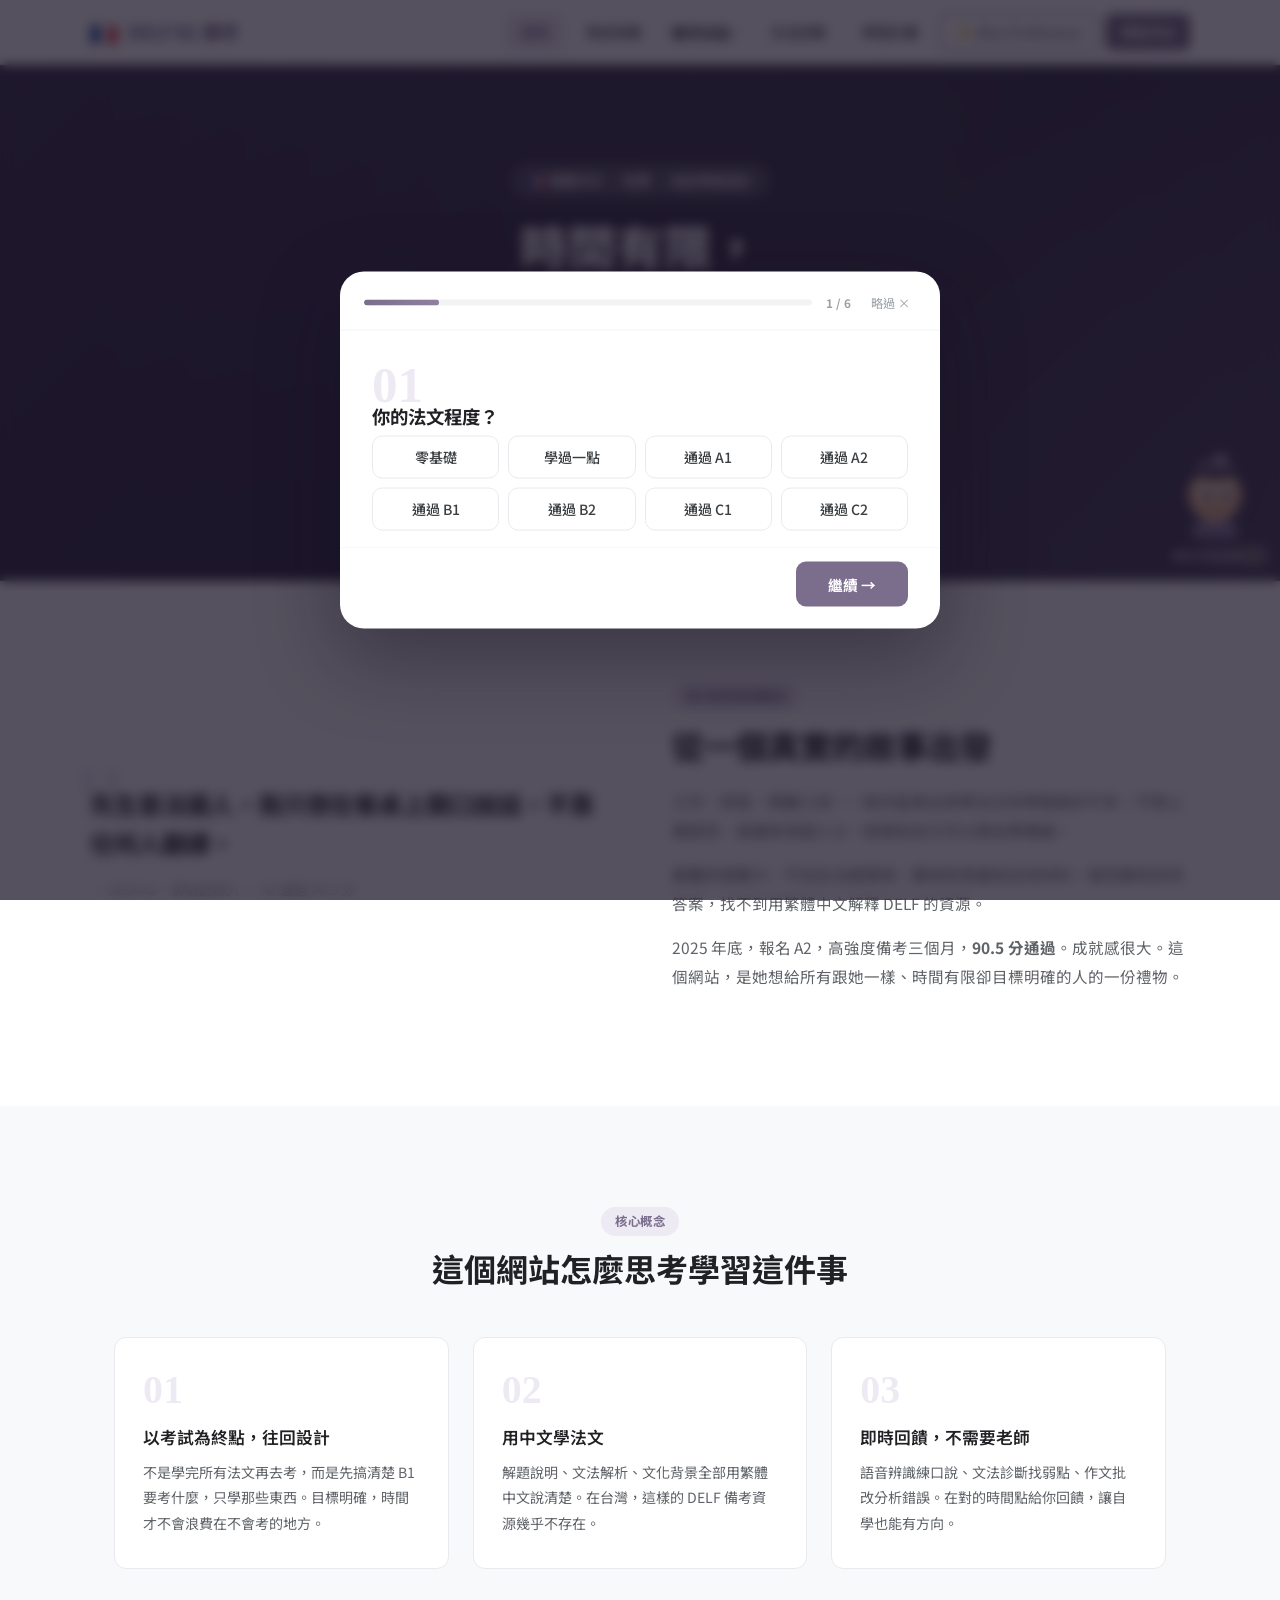
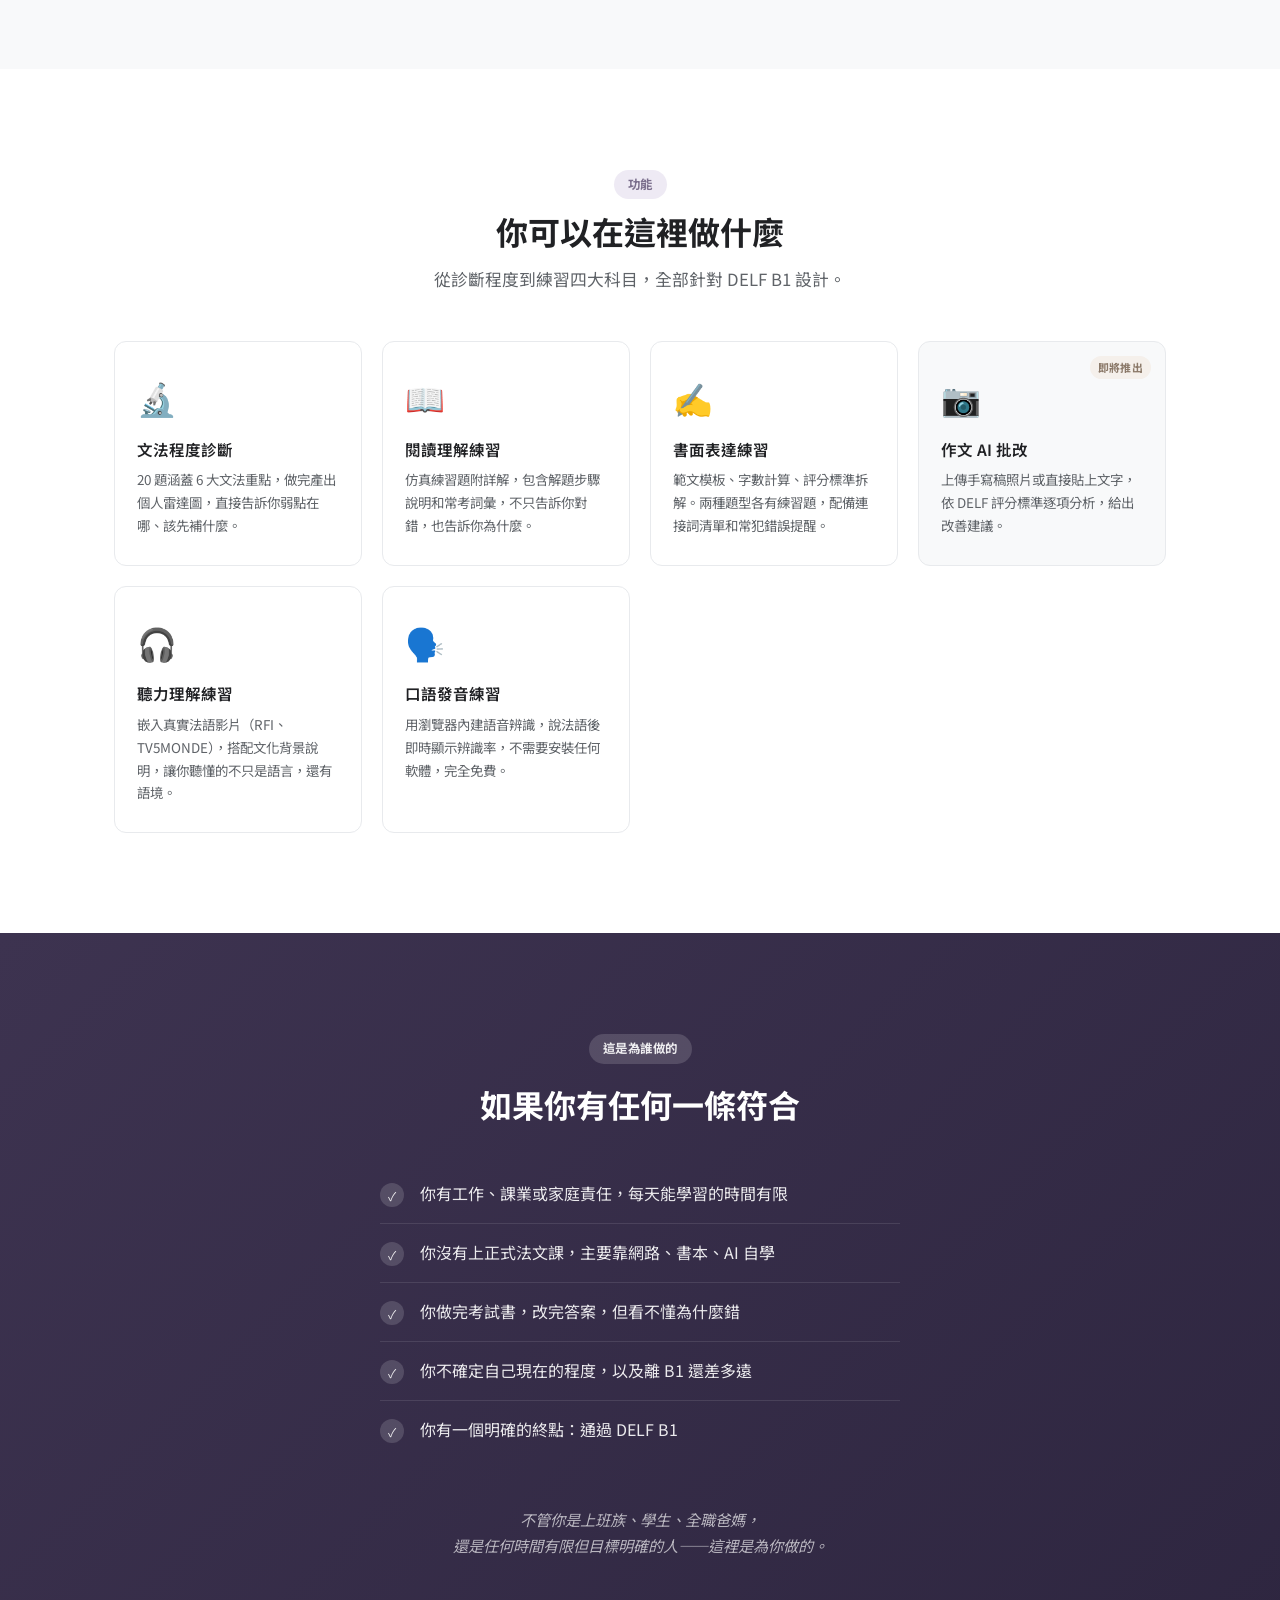
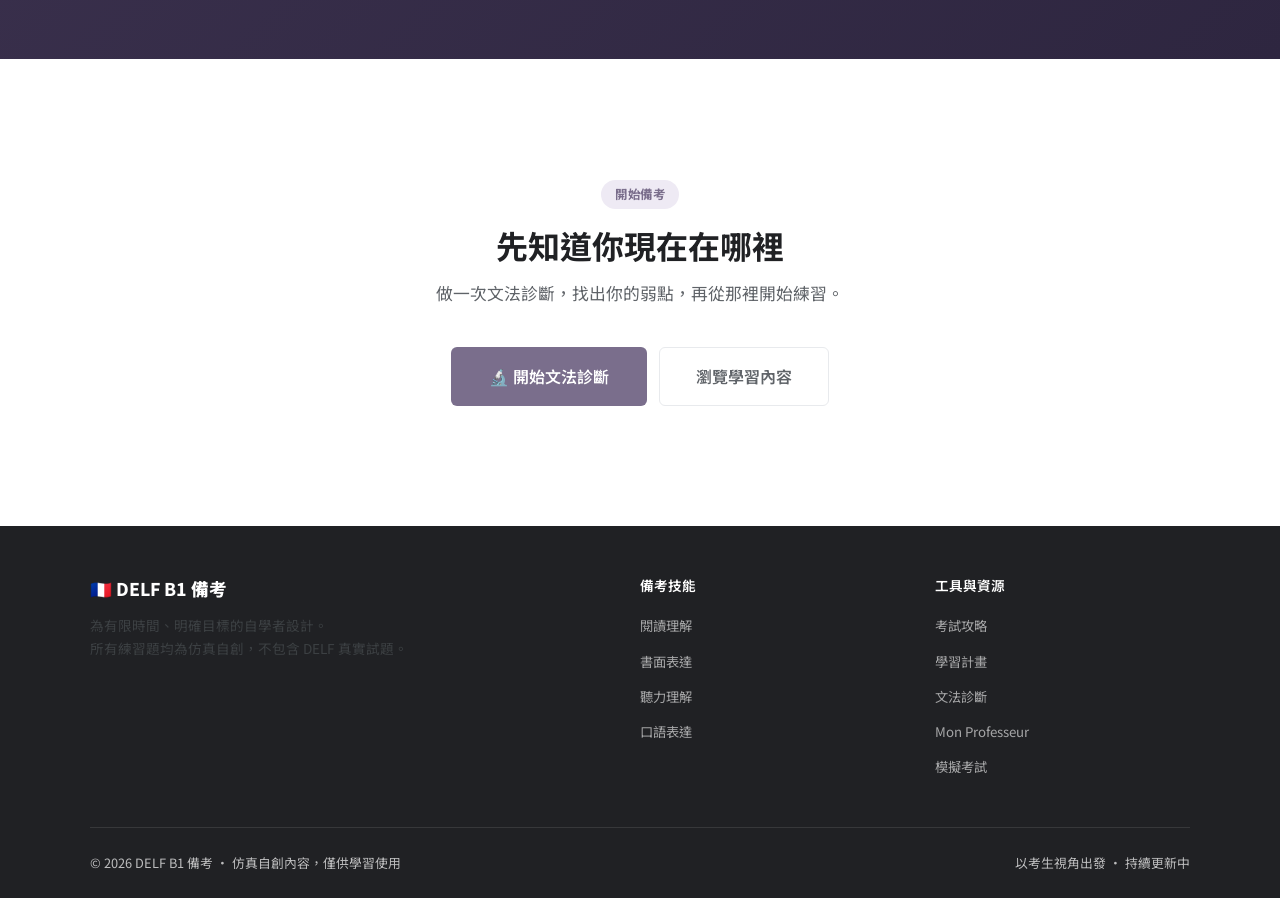
<file: index.html>
<!DOCTYPE html>
<html lang="zh-TW">
<head>
  <meta charset="UTF-8" />
  <meta name="viewport" content="width=device-width, initial-scale=1.0" />
  <meta name="description" content="專為自學者設計的 DELF B1 備考工具。沒有老師、沒有補習班，用中文學法文，有效率地通過法語檢定。" />
  <title>DELF B1 備考 — 靠自己通過法語檢定</title>
  <link rel="preconnect" href="https://fonts.googleapis.com" />
  <link rel="preconnect" href="https://fonts.gstatic.com" crossorigin />
  <link href="https://fonts.googleapis.com/css2?family=Noto+Sans+TC:wght@400;500;600;700;800&display=swap" rel="stylesheet" />
  <link rel="stylesheet" href="assets/css/style.css" />
  <link rel="stylesheet" href="assets/css/theme-lavender.css" />
  <style>
    /* ---- Landing Page 專用樣式 ---- */

    /* 初衷 section */
    .origin-section {
      padding: 100px 24px;
      background: var(--white);
    }
    .origin-inner {
      max-width: var(--max-width);
      margin: 0 auto;
      display: grid;
      grid-template-columns: 1fr 1fr;
      gap: 64px;
      align-items: center;
    }
    .origin-quote {
      position: relative;
    }
    .origin-quote::before {
      content: '"';
      position: absolute;
      top: -40px;
      left: -16px;
      font-size: 8rem;
      color: var(--blue-light);
      font-family: Georgia, serif;
      line-height: 1;
      pointer-events: none;
    }
    .origin-quote blockquote {
      font-size: clamp(1.2rem, 2vw, 1.5rem);
      font-weight: 700;
      color: var(--black);
      line-height: 1.6;
      position: relative;
      z-index: 1;
      border: none;
      padding: 0;
      margin: 0;
    }
    .origin-quote .quote-source {
      margin-top: 16px;
      font-size: 0.85rem;
      color: var(--gray-400);
      font-style: italic;
    }
    .origin-text h2 {
      margin-bottom: 20px;
    }
    .origin-text p {
      font-size: 0.97rem;
      color: var(--gray-600);
      line-height: 1.9;
      margin-bottom: 14px;
    }

    /* 概念 section */
    .concept-section {
      padding: 100px 24px;
      background: var(--gray-50);
    }
    .concept-cards {
      display: grid;
      grid-template-columns: repeat(3, 1fr);
      gap: 24px;
      margin-top: 48px;
    }
    .concept-card {
      background: var(--white);
      border-radius: var(--radius-md);
      padding: 32px 28px;
      border: 1px solid var(--gray-200);
      transition: box-shadow var(--transition), transform var(--transition);
    }
    .concept-card:hover {
      box-shadow: var(--shadow-md);
      transform: translateY(-4px);
    }
    .concept-num {
      font-size: 2.5rem;
      font-weight: 800;
      color: var(--blue-light);
      line-height: 1;
      margin-bottom: 16px;
      font-family: Georgia, serif;
    }
    .concept-card h3 { font-size: 1.05rem; margin-bottom: 10px; }
    .concept-card p  { font-size: 0.88rem; color: var(--gray-600); line-height: 1.8; }

    /* 功能 section */
    .features-section {
      padding: 100px 24px;
      background: var(--white);
    }
    .features-grid {
      display: grid;
      grid-template-columns: repeat(auto-fit, minmax(200px, 1fr));
      gap: 20px;
      margin-top: 48px;
    }
    .feature-card {
      border: 1px solid var(--gray-200);
      border-radius: var(--radius-md);
      padding: 28px 22px;
      transition: all var(--transition);
      position: relative;
      overflow: hidden;
    }
    .feature-card:hover {
      border-color: var(--blue);
      box-shadow: var(--shadow-md);
      transform: translateY(-3px);
    }
    .feature-card.coming-soon {
      background: var(--gray-50);
    }
    .feature-card.coming-soon:hover {
      border-color: var(--gray-400);
    }
    .coming-badge {
      position: absolute;
      top: 14px;
      right: 14px;
      background: var(--gold-light);
      color: var(--gold);
      font-size: 0.68rem;
      font-weight: 700;
      padding: 2px 8px;
      border-radius: 100px;
      letter-spacing: 0.3px;
    }
    .feature-icon {
      font-size: 2rem;
      margin-bottom: 14px;
      display: block;
    }
    .feature-card h3 { font-size: 0.97rem; margin-bottom: 8px; }
    .feature-card p  { font-size: 0.84rem; color: var(--gray-600); line-height: 1.7; }

    /* 目標對象 section */
    .audience-section {
      padding: 100px 24px;
      background: linear-gradient(135deg, #3D3350 0%, #2E2640 100%);
    }
    .audience-inner {
      max-width: 720px;
      margin: 0 auto;
      text-align: center;
    }
    .audience-inner .section-tag {
      background: rgba(255,255,255,0.15);
      color: rgba(255,255,255,0.9);
      margin-bottom: 20px;
    }
    .audience-inner h2 { color: var(--white); margin-bottom: 40px; }
    .audience-checks {
      display: flex;
      flex-direction: column;
      gap: 0;
      text-align: left;
      max-width: 520px;
      margin: 0 auto 48px;
    }
    .audience-check {
      display: flex;
      align-items: flex-start;
      gap: 16px;
      padding: 16px 0;
      border-bottom: 1px solid rgba(255,255,255,0.1);
      color: rgba(255,255,255,0.9);
      font-size: 1rem;
      line-height: 1.6;
    }
    .audience-check:last-child { border-bottom: none; }
    .check-icon {
      width: 24px;
      height: 24px;
      border-radius: 50%;
      background: rgba(255,255,255,0.15);
      display: flex;
      align-items: center;
      justify-content: center;
      font-size: 0.75rem;
      flex-shrink: 0;
      margin-top: 2px;
    }
    .audience-closing {
      color: rgba(255,255,255,0.65);
      font-size: 0.95rem;
      font-style: italic;
      line-height: 1.7;
    }

    /* Final CTA section */
    .final-cta {
      padding: 120px 24px;
      background: var(--white);
      text-align: center;
    }
    .final-cta h2 { margin-bottom: 12px; }
    .final-cta .sub {
      font-size: 1.05rem;
      color: var(--gray-600);
      margin-bottom: 40px;
      max-width: 440px;
      margin-left: auto;
      margin-right: auto;
    }
    .final-cta-actions {
      display: flex;
      gap: 12px;
      justify-content: center;
      flex-wrap: wrap;
    }

    /* Responsive */
    @media (max-width: 768px) {
      .origin-inner   { grid-template-columns: 1fr; gap: 40px; }
      .concept-cards  { grid-template-columns: 1fr; }
      .origin-quote::before { font-size: 5rem; top: -28px; }
      .origin-section,
      .concept-section,
      .features-section,
      .audience-section,
      .final-cta { padding: 64px 20px; }
    }

    /* ===== 吉祥物 — 側邊游動 ===== */
    .mascot-wrap {
      position: fixed;
      right: 10px;
      top: 50%;
      z-index: 600;
      animation: mascotFloat 7s ease-in-out infinite;
    }
    .mascot-char {
      cursor: pointer;
      display: flex;
      flex-direction: column;
      align-items: center;
      animation: mascotWiggle 9s ease-in-out infinite 2s;
    }
    .mascot-char:hover .mascot-svg { transform: scale(1.12) translateY(-4px); }
    .mascot-svg {
      width: 68px; height: 88px;
      display: block;
      transition: transform 0.25s ease;
      filter: drop-shadow(0 6px 18px rgba(61,51,80,0.38));
    }
    .mascot-tag {
      background: linear-gradient(135deg, #3D3350, #7A6E8C);
      color: white;
      font-size: 0.66rem;
      font-weight: 700;
      padding: 3px 11px;
      border-radius: 100px;
      margin-top: 5px;
      letter-spacing: 0.04em;
      white-space: nowrap;
      box-shadow: 0 2px 8px rgba(61,51,80,0.3);
    }
    /* Speech bubble */
    .mascot-bubble {
      position: absolute;
      right: 84px;
      top: 8px;
      background: white;
      border: 1.5px solid #E0D8F0;
      border-radius: 14px 14px 4px 14px;
      padding: 9px 14px;
      font-size: 0.8rem;
      font-weight: 600;
      color: #3D3350;
      white-space: nowrap;
      box-shadow: 0 4px 16px rgba(61,51,80,0.14);
      opacity: 0;
      transform: translateX(8px) scale(0.95);
      transition: opacity 0.3s, transform 0.3s;
      pointer-events: none;
    }
    .mascot-bubble::after {
      content: '';
      position: absolute;
      right: -8px;
      top: 14px;
      border: 7px solid transparent;
      border-left-color: white;
    }
    .mascot-bubble.show,
    .mascot-wrap:hover .mascot-bubble {
      opacity: 1;
      transform: translateX(0) scale(1);
    }
    @keyframes mascotFloat {
      0%   { transform: translateY(-50%); }
      25%  { transform: translateY(calc(-50% - 22px)); }
      50%  { transform: translateY(calc(-50% - 38px)); }
      75%  { transform: translateY(calc(-50% - 16px)); }
      100% { transform: translateY(-50%); }
    }
    @keyframes mascotWiggle {
      0%, 78%, 100% { transform: rotate(0deg); }
      80%  { transform: rotate(-10deg); }
      84%  { transform: rotate(10deg); }
      88%  { transform: rotate(-7deg); }
      92%  { transform: rotate(5deg); }
      96%  { transform: rotate(-2deg); }
    }
    @media (max-width: 480px) {
      .mascot-wrap { right: 4px; }
      .mascot-svg  { width: 54px; height: 70px; }
      .mascot-bubble { display: none; }
    }

    /* Modal overlay */
    .fn-overlay {
      position: fixed;
      inset: 0;
      background: rgba(20,14,32,0.65);
      z-index: 700;
      opacity: 0;
      pointer-events: none;
      transition: opacity 0.3s ease;
      backdrop-filter: blur(4px);
    }
    .fn-overlay.open { opacity: 1; pointer-events: auto; }

    /* Modal card — mobile: slides up from bottom; desktop: centered */
    .fn-modal {
      position: fixed;
      bottom: 0;
      left: 50%;
      transform: translateX(-50%) translateY(100%);
      z-index: 800;
      width: min(520px, 100%);
      background: var(--white);
      border-radius: var(--radius-lg) var(--radius-lg) 0 0;
      transition: transform 0.4s cubic-bezier(0.34, 1.15, 0.64, 1);
      max-height: 92vh;
      overflow-y: auto;
    }
    .fn-modal.open { transform: translateX(-50%) translateY(0); }
    @media (min-width: 560px) {
      .fn-modal {
        top: 50%;
        bottom: auto;
        border-radius: var(--radius-lg);
        transform: translateX(-50%) translateY(-46%) scale(0.94);
        opacity: 0;
        transition: transform 0.35s cubic-bezier(0.34,1.15,0.64,1), opacity 0.3s ease;
      }
      .fn-modal.open {
        transform: translateX(-50%) translateY(-50%) scale(1);
        opacity: 1;
      }
    }

    /* Confetti */
    .conf-dot {
      position: absolute;
      width: 7px; height: 7px;
      pointer-events: none;
      z-index: 100;
      animation: confFall linear forwards;
    }
    @keyframes confFall {
      0%   { opacity: 1; transform: translateY(0) rotate(0deg) scale(1); }
      100% { opacity: 0; transform: translateY(75px) rotate(400deg) scale(0.3); }
    }

    /* Modal header with splash wave */
    .fn-modal-head {
      background: linear-gradient(135deg, #3D3350, #2E2640);
      color: #fff;
      padding: 28px 28px 48px;
      border-radius: var(--radius-lg) var(--radius-lg) 0 0;
      text-align: center;
      position: relative;
      overflow: hidden;
    }
    .fn-head-wave {
      position: absolute;
      bottom: -1px; left: 0;
      width: 100%; height: 46px;
      pointer-events: none;
    }
    .fn-modal-badge {
      font-size: 0.72rem;
      font-weight: 700;
      letter-spacing: 0.1em;
      color: rgba(255,255,255,0.6);
      margin-bottom: 6px;
    }
    .fn-modal-head h3 {
      font-family: Georgia, serif;
      font-size: 1.5rem;
      font-style: italic;
      color: #fff;
      margin-bottom: 4px;
    }
    .fn-modal-head p { font-size: 0.83rem; color: rgba(255,255,255,0.68); }
    .fn-modal-x {
      position: absolute;
      top: 14px; right: 16px;
      background: rgba(255,255,255,0.15);
      border: none; color: #fff;
      border-radius: 50%;
      width: 30px; height: 30px;
      font-size: 1rem;
      cursor: pointer;
      display: flex; align-items: center; justify-content: center;
      transition: background 0.15s;
      font-family: var(--font-main);
      padding: 0;
    }
    .fn-modal-x:hover { background: rgba(255,255,255,0.28); }

    /* Modal body */
    .fn-modal-body { padding: 24px 28px 32px; }
    .fn-label {
      font-size: 0.84rem;
      font-weight: 600;
      color: var(--gray-600);
      margin-bottom: 8px;
      display: block;
    }
    .fn-row { display: flex; gap: 10px; }
    #fnInput {
      flex: 1;
      padding: 12px 16px;
      border: 1.5px solid var(--gray-200);
      border-radius: var(--radius-sm);
      font-family: var(--font-main);
      font-size: 1rem;
      color: var(--black);
      transition: border-color 0.2s;
    }
    #fnInput:focus { outline: none; border-color: #7A6E8C; }
    .fn-btn-gen {
      background: #7A6E8C; color: #fff;
      border: none; border-radius: var(--radius-sm);
      padding: 12px 22px;
      font-size: 0.9rem; font-weight: 700;
      cursor: pointer; white-space: nowrap;
      transition: background 0.2s;
      font-family: var(--font-main);
    }
    .fn-btn-gen:hover { background: #9080A0; }

    /* Result */
    .fn-result {
      display: none;
      background: linear-gradient(135deg, #F4F0FF, #EEE9F8);
      border: 1px solid #D8D0EC;
      border-radius: var(--radius-md);
      padding: 24px;
      margin-top: 20px;
      text-align: center;
    }
    .fn-result.show { display: block; animation: fadeSlideUp 0.4s ease; }
    @keyframes fadeSlideUp {
      from { opacity: 0; transform: translateY(10px); }
      to   { opacity: 1; transform: translateY(0); }
    }
    .fn-res-label  { font-size: 0.72rem; font-weight: 700; letter-spacing: 0.1em; color: #7A6E8C; margin-bottom: 4px; text-transform: uppercase; }
    .fn-res-name   { font-family: Georgia, serif; font-size: 2rem; font-weight: 700; color: #3D3350; font-style: italic; margin-bottom: 2px; }
    .fn-res-pron   { font-size: 0.8rem; color: #9080A0; font-style: italic; margin-bottom: 14px; }
    .fn-res-trait  { font-size: 0.9rem; color: #5A4E6E; line-height: 1.65; background: rgba(255,255,255,0.6); border-radius: var(--radius-sm); padding: 10px 14px; margin-bottom: 14px; }
    .fn-res-sent-lbl { font-size: 0.75rem; font-weight: 600; color: #9080A0; text-align: left; margin-bottom: 5px; }
    .fn-res-sent   { font-size: 0.95rem; color: #3D3350; font-style: italic; text-align: left; background: rgba(255,255,255,0.8); padding: 11px 14px; border-radius: var(--radius-sm); border-left: 3px solid #7A6E8C; margin-bottom: 14px; line-height: 1.65; }
    .fn-btn-play   {
      background: transparent; border: 1.5px solid #7A6E8C; color: #7A6E8C;
      border-radius: var(--radius-sm); padding: 7px 16px;
      font-size: 0.82rem; font-weight: 600; cursor: pointer;
      transition: all 0.2s; font-family: var(--font-main); margin-bottom: 12px;
    }
    .fn-btn-play:hover { background: #7A6E8C; color: #fff; }
    .fn-btn-copy   {
      background: #3D3350; color: #fff; border: none;
      border-radius: var(--radius-sm); padding: 11px 20px;
      font-size: 0.85rem; font-weight: 600; cursor: pointer;
      transition: background 0.2s; font-family: var(--font-main); width: 100%;
    }
    .fn-btn-copy:hover   { background: #4A3F5C; }
    .fn-btn-copy.copied  { background: #2E7D32; }

    /* ===== Onboarding Survey ===== */
    .ob-overlay {
      position: fixed; inset: 0;
      background: rgba(20,14,32,0.72);
      z-index: 950;
      opacity: 0; pointer-events: none;
      transition: opacity 0.35s ease;
      backdrop-filter: blur(6px);
    }
    .ob-overlay.open { opacity: 1; pointer-events: auto; }

    .ob-modal {
      position: fixed;
      top: 50%; left: 50%;
      transform: translate(-50%,-46%) scale(0.96);
      z-index: 960;
      width: min(600px, 95vw);
      max-height: 90vh;
      background: #fff;
      border-radius: 24px;
      display: flex; flex-direction: column;
      opacity: 0; pointer-events: none;
      transition: transform 0.38s cubic-bezier(0.34,1.1,0.64,1), opacity 0.3s ease;
      box-shadow: 0 28px 80px rgba(20,14,32,0.4);
      overflow: hidden;
    }
    .ob-modal.open {
      transform: translate(-50%,-50%) scale(1);
      opacity: 1; pointer-events: auto;
    }

    /* Top bar */
    .ob-topbar {
      padding: 18px 24px 14px;
      display: flex; align-items: center; gap: 14px;
      border-bottom: 1px solid var(--gray-100);
      flex-shrink: 0;
    }
    .ob-prog-track {
      flex: 1; height: 6px;
      background: var(--gray-100);
      border-radius: 100px; overflow: hidden;
    }
    .ob-prog-fill {
      height: 100%;
      background: linear-gradient(90deg, #7A6E8C, #9080A0);
      border-radius: 100px;
      transition: width 0.4s ease;
      width: 0%;
    }
    .ob-prog-txt {
      font-size: 0.73rem; font-weight: 700;
      color: var(--gray-400); white-space: nowrap;
    }
    .ob-skip-btn {
      font-size: 0.76rem; color: var(--gray-400);
      background: none; border: none; cursor: pointer;
      font-family: var(--font-main); padding: 4px 6px;
      transition: color 0.2s; white-space: nowrap;
    }
    .ob-skip-btn:hover { color: var(--gray-600); }

    /* Scrollable body */
    .ob-body {
      flex: 1; overflow-y: auto;
      padding: 28px 32px 12px;
    }
    .ob-q { display: none; }
    .ob-q.active { display: block; animation: obIn 0.3s ease; }
    @keyframes obIn {
      from { opacity: 0; transform: translateX(18px); }
      to   { opacity: 1; transform: translateX(0); }
    }
    @keyframes obShake {
      0%,100% { transform: translateX(0); }
      20%  { transform: translateX(-7px); }
      40%  { transform: translateX(7px); }
      60%  { transform: translateX(-5px); }
      80%  { transform: translateX(4px); }
    }
    .ob-qnum {
      font-family: Georgia, serif; font-size: 3.2rem;
      font-weight: 700; color: #EEEAF4; line-height: 1;
      margin-bottom: -6px; user-select: none;
    }
    .ob-qtitle {
      font-size: 1.15rem; font-weight: 700;
      color: var(--black); margin-bottom: 6px; line-height: 1.4;
    }
    .ob-qhint {
      font-size: 0.8rem; color: var(--gray-400);
      margin-bottom: 18px;
    }

    /* Single-select option pills */
    .ob-grid {
      display: grid; gap: 9px; margin-bottom: 4px;
    }
    .ob-grid.c1 { grid-template-columns: 1fr; }
    .ob-grid.c2 { grid-template-columns: 1fr 1fr; }
    .ob-grid.c3 { grid-template-columns: repeat(3,1fr); }
    .ob-grid.c4 { grid-template-columns: repeat(4,1fr); }
    @media(max-width:480px) {
      .ob-grid.c3 { grid-template-columns: 1fr 1fr; }
      .ob-grid.c4 { grid-template-columns: 1fr 1fr; }
    }
    .ob-opt {
      padding: 11px 12px; border: 1.5px solid var(--gray-200);
      border-radius: 10px; background: #fff;
      font-family: var(--font-main); font-size: 0.88rem;
      font-weight: 500; color: var(--gray-800);
      cursor: pointer; transition: all 0.18s ease;
      text-align: center; line-height: 1.35;
    }
    .ob-opt:hover { border-color: #7A6E8C; background: #F4F0FF; color: #3D3350; }
    .ob-opt.sel   { border-color: #7A6E8C; background: #EEEAF4; color: #3D3350; font-weight: 700; box-shadow: 0 0 0 3px rgba(122,110,140,0.18); }

    /* Conditional sub-section */
    .ob-sub {
      display: none; margin-top: 16px;
      padding: 18px 16px; background: var(--gray-50);
      border-radius: 12px; border: 1px solid var(--gray-200);
    }
    .ob-sub.show { display: block; animation: obIn 0.25s ease; }
    .ob-sub-lbl {
      font-size: 0.72rem; font-weight: 700; letter-spacing: 0.08em;
      text-transform: uppercase; color: var(--gray-400);
      margin-bottom: 9px; margin-top: 12px;
    }
    .ob-sub-lbl:first-child { margin-top: 0; }

    /* Multi-select checkboxes */
    .ob-checks { display: flex; flex-direction: column; gap: 9px; }
    .ob-chk {
      display: flex; align-items: center; gap: 13px;
      padding: 12px 16px; border: 1.5px solid var(--gray-200);
      border-radius: 10px; cursor: pointer; transition: all 0.18s;
      user-select: none;
    }
    .ob-chk:hover { border-color: #7A6E8C; background: #F9F7FF; }
    .ob-chk.sel   { border-color: #7A6E8C; background: #EEEAF4; }
    .ob-chk-box {
      width: 20px; height: 20px; flex-shrink: 0;
      border: 2px solid var(--gray-300); border-radius: 5px;
      display: flex; align-items: center; justify-content: center;
      font-size: 0.75rem; font-weight: 700; color: transparent;
      transition: all 0.18s;
    }
    .ob-chk.sel .ob-chk-box { background: #7A6E8C; border-color: #7A6E8C; color: #fff; }
    .ob-chk-lbl { font-size: 0.9rem; font-weight: 500; color: var(--gray-800); }
    .ob-chk.sel .ob-chk-lbl { color: #3D3350; font-weight: 600; }

    /* Text inputs inside survey */
    .ob-input {
      width: 100%; padding: 11px 14px; margin-top: 10px;
      border: 1.5px solid var(--gray-200); border-radius: 9px;
      font-family: var(--font-main); font-size: 0.9rem;
      color: var(--black); box-sizing: border-box;
      transition: border-color 0.2s;
    }
    .ob-input:focus { outline: none; border-color: #7A6E8C; }

    /* Footer nav */
    .ob-footer {
      padding: 14px 32px 22px;
      display: flex; justify-content: space-between; align-items: center;
      border-top: 1px solid var(--gray-100); flex-shrink: 0;
    }
    .ob-btn-back {
      background: none; border: none; cursor: pointer;
      font-family: var(--font-main); font-size: 0.88rem;
      font-weight: 600; color: var(--gray-400);
      padding: 8px 4px; transition: color 0.2s;
    }
    .ob-btn-back:hover { color: var(--gray-600); }
    .ob-btn-next {
      background: #7A6E8C; color: #fff; border: none;
      border-radius: 10px; padding: 12px 32px;
      font-family: var(--font-main); font-size: 0.92rem;
      font-weight: 700; cursor: pointer;
      transition: background 0.2s, transform 0.15s;
    }
    .ob-btn-next:hover { background: #9080A0; transform: translateY(-1px); }
    .ob-btn-next:disabled { background: var(--gray-200); color: var(--gray-400); cursor: not-allowed; transform: none; }

    /* Result screen */
    .ob-result { display: none; padding: 8px 0 4px; }
    .ob-result.show { display: block; animation: obIn 0.35s ease; }
    .ob-result-hero {
      text-align: center;
      background: linear-gradient(135deg, #3D3350, #4A3F5C);
      margin: -28px -32px 24px;
      padding: 32px 28px 28px;
      color: #fff;
    }
    .ob-result-hero h3 { font-size: 1.3rem; font-weight: 800; color: #fff; margin-bottom: 6px; }
    .ob-result-hero p  { font-size: 0.85rem; color: rgba(255,255,255,0.72); }
    .ob-result-hero .ob-done-badge {
      display: inline-block; background: rgba(255,255,255,0.15);
      border-radius: 100px; padding: 4px 14px;
      font-size: 0.72rem; font-weight: 700; letter-spacing: 0.08em;
      margin-bottom: 12px; color: rgba(255,255,255,0.85);
    }
    .ob-recs-title {
      font-size: 0.78rem; font-weight: 700; letter-spacing: 0.08em;
      text-transform: uppercase; color: var(--gray-400);
      margin-bottom: 12px;
    }
    .ob-rec-card {
      display: flex; align-items: flex-start; gap: 14px;
      padding: 14px 16px; border-radius: 12px;
      border: 1px solid #D8D0EC; background: #F4F0FF;
      margin-bottom: 10px;
    }
    .ob-rec-icon { font-size: 1.3rem; flex-shrink: 0; padding-top: 1px; }
    .ob-rec-text strong { display: block; font-size: 0.9rem; font-weight: 700; color: #3D3350; margin-bottom: 2px; }
    .ob-rec-text span   { font-size: 0.82rem; color: #5A4E6E; line-height: 1.55; }
    .ob-start-btn {
      width: 100%; margin-top: 20px;
      background: linear-gradient(135deg, #3D3350, #7A6E8C);
      color: #fff; border: none; border-radius: 12px;
      padding: 15px; font-family: var(--font-main);
      font-size: 0.98rem; font-weight: 700; cursor: pointer;
      transition: all 0.2s;
    }
    .ob-start-btn:hover { transform: translateY(-2px); box-shadow: 0 6px 20px rgba(61,51,80,0.35); }
  </style>

  <!-- ★ Google Analytics 4 — 換成你的 Measurement ID (格式：G-2MVHK1R4G3) ★ -->
  <script async src="https://www.googletagmanager.com/gtag/js?id=G-2MVHK1R4G3"></script>
  <script>
    window.dataLayer = window.dataLayer || [];
    function gtag(){dataLayer.push(arguments);}
    gtag('js', new Date());
    gtag('config', 'G-2MVHK1R4G3');
  </script>
</head>
<body>

  <!-- ===== NAVBAR ===== -->
  <nav class="navbar">
    <div class="navbar-inner">
      <a href="index.html" class="navbar-logo">
        <span class="flag">🇫🇷</span>
        <span>DELF B1 備考</span>
      </a>
      <button class="nav-toggle" onclick="toggleNav()" aria-label="選單">
        <span></span><span></span><span></span>
      </button>
      <div class="navbar-links" id="navLinks">
        <a href="index.html" class="active">首頁</a>
        <a href="exam-guide.html">考試攻略</a>
        <div class="nav-dropdown">
          <button class="nav-dropdown-toggle" onclick="toggleDropdown(this)">備考技能 <span class="nav-arrow">▾</span></button>
          <div class="nav-dropdown-menu">
            <a href="levels/b1/reading.html">📖 閱讀理解</a>
            <a href="levels/b1/writing.html">✍️ 書面表達</a>
            <a href="levels/b1/listening.html">🎧 聽力理解</a>
            <a href="levels/b1/speaking.html">🗣️ 口語表達</a>
          </div>
        </div>
        <a href="levels/b1/grammar.html">文法診斷</a>
        <a href="study-plan.html">學習計畫</a>
        <a href="professeur.html" class="navbar-cta-secondary">✨ Mon Professeur</a>
        <a href="levels/b1/mock-exam.html" class="navbar-cta">模擬考試</a>
      </div>
    </div>
  </nav>

  <!-- ===== HERO ===== -->
  <section class="hero">
    <div class="container">
      <div class="hero-badge">🇫🇷 繁體中文 · 免費 · 為自學者設計</div>
      <h1>時間有限，<br>還是要通過 DELF B1</h1>
      <p>沒有老師、沒有補習班。<br>這個網站是一個考生為自己做的，也為跟你一樣的人做的。</p>
      <div class="hero-actions">
        <a href="levels/b1/grammar.html" class="btn btn-primary">🔬 先做程度診斷</a>
        <a href="#origin" class="btn btn-outline">了解這個網站 ↓</a>
      </div>
    </div>
  </section>

  <!-- ===== 初衷 ===== -->
  <section class="origin-section" id="origin">
    <div class="origin-inner">
      <div class="origin-quote">
        <blockquote>
          先生是法國人，我只想在餐桌上開口說話，不靠任何人翻譯。
        </blockquote>
        <p class="quote-source">— Sabrina，網站創辦人 · A2 通過 90.5 分</p>
      </div>
      <div class="origin-text">
        <div class="section-tag" style="margin-bottom:14px;">為什麼有這個網站</div>
        <h2>從一個真實的故事出發</h2>
        <p>工作、家庭、照顧小孩——每天能拿出來學法文的時間真的不多。不想上補習班，身邊有母語人士，她相信自己可以靠自學通過。</p>
        <p>最難的是聽力：不住在法語環境，要很有意識地去找材料。做完題目改完答案，找不到用繁體中文解釋 DELF 的資源。</p>
        <p>2025 年底，報名 A2，高強度備考三個月，<strong>90.5 分通過</strong>。成就感很大。這個網站，是她想給所有跟她一樣、時間有限卻目標明確的人的一份禮物。</p>
      </div>
    </div>
  </section>

  <!-- ===== 概念 ===== -->
  <section class="concept-section">
    <div class="container">
      <div class="section-header">
        <div class="section-tag">核心概念</div>
        <h2>這個網站怎麼思考學習這件事</h2>
      </div>
      <div class="concept-cards">
        <div class="concept-card">
          <div class="concept-num">01</div>
          <h3>以考試為終點，往回設計</h3>
          <p>不是學完所有法文再去考，而是先搞清楚 B1 要考什麼，只學那些東西。目標明確，時間才不會浪費在不會考的地方。</p>
        </div>
        <div class="concept-card">
          <div class="concept-num">02</div>
          <h3>用中文學法文</h3>
          <p>解題說明、文法解析、文化背景全部用繁體中文說清楚。在台灣，這樣的 DELF 備考資源幾乎不存在。</p>
        </div>
        <div class="concept-card">
          <div class="concept-num">03</div>
          <h3>即時回饋，不需要老師</h3>
          <p>語音辨識練口說、文法診斷找弱點、作文批改分析錯誤。在對的時間點給你回饋，讓自學也能有方向。</p>
        </div>
      </div>
    </div>
  </section>

  <!-- ===== 功能強項 ===== -->
  <section class="features-section">
    <div class="container">
      <div class="section-header">
        <div class="section-tag">功能</div>
        <h2>你可以在這裡做什麼</h2>
        <p>從診斷程度到練習四大科目，全部針對 DELF B1 設計。</p>
      </div>
      <div class="features-grid">

        <div class="feature-card">
          <span class="feature-icon">🔬</span>
          <h3>文法程度診斷</h3>
          <p>20 題涵蓋 6 大文法重點，做完產出個人雷達圖，直接告訴你弱點在哪、該先補什麼。</p>
        </div>

        <div class="feature-card">
          <span class="feature-icon">📖</span>
          <h3>閱讀理解練習</h3>
          <p>仿真練習題附詳解，包含解題步驟說明和常考詞彙，不只告訴你對錯，也告訴你為什麼。</p>
        </div>

        <div class="feature-card">
          <span class="feature-icon">✍️</span>
          <h3>書面表達練習</h3>
          <p>範文模板、字數計算、評分標準拆解。兩種題型各有練習題，配備連接詞清單和常犯錯誤提醒。</p>
        </div>

        <div class="feature-card coming-soon">
          <span class="coming-badge">即將推出</span>
          <span class="feature-icon">📷</span>
          <h3>作文 AI 批改</h3>
          <p>上傳手寫稿照片或直接貼上文字，依 DELF 評分標準逐項分析，給出改善建議。</p>
        </div>

        <div class="feature-card">
          <span class="feature-icon">🎧</span>
          <h3>聽力理解練習</h3>
          <p>嵌入真實法語影片（RFI、TV5MONDE），搭配文化背景說明，讓你聽懂的不只是語言，還有語境。</p>
        </div>

        <div class="feature-card">
          <span class="feature-icon">🗣️</span>
          <h3>口語發音練習</h3>
          <p>用瀏覽器內建語音辨識，說法語後即時顯示辨識率，不需要安裝任何軟體，完全免費。</p>
        </div>

      </div>
    </div>
  </section>

  <!-- ===== 目標對象 ===== -->
  <section class="audience-section">
    <div class="audience-inner">
      <div class="section-tag">這是為誰做的</div>
      <h2>如果你有任何一條符合</h2>
      <div class="audience-checks">
        <div class="audience-check">
          <div class="check-icon">✓</div>
          <span>你有工作、課業或家庭責任，每天能學習的時間有限</span>
        </div>
        <div class="audience-check">
          <div class="check-icon">✓</div>
          <span>你沒有上正式法文課，主要靠網路、書本、AI 自學</span>
        </div>
        <div class="audience-check">
          <div class="check-icon">✓</div>
          <span>你做完考試書，改完答案，但看不懂為什麼錯</span>
        </div>
        <div class="audience-check">
          <div class="check-icon">✓</div>
          <span>你不確定自己現在的程度，以及離 B1 還差多遠</span>
        </div>
        <div class="audience-check">
          <div class="check-icon">✓</div>
          <span>你有一個明確的終點：通過 DELF B1</span>
        </div>
      </div>
      <p class="audience-closing">不管你是上班族、學生、全職爸媽，<br>還是任何時間有限但目標明確的人——這裡是為你做的。</p>
    </div>
  </section>

  <!-- ===== FINAL CTA ===== -->
  <section class="final-cta">
    <div class="container">
      <div class="section-tag" style="margin-bottom:16px;">開始備考</div>
      <h2>先知道你現在在哪裡</h2>
      <p class="sub">做一次文法診斷，找出你的弱點，再從那裡開始練習。</p>
      <div class="final-cta-actions">
        <a href="levels/b1/grammar.html" class="btn btn-blue" style="padding:14px 36px;font-size:1rem;">🔬 開始文法診斷</a>
        <a href="levels/b1/reading.html" class="btn" style="border:1.5px solid var(--gray-200);color:var(--gray-600);padding:14px 36px;font-size:1rem;">瀏覽學習內容</a>
      </div>
    </div>
  </section>

  <!-- ===== FOOTER ===== -->
  <footer class="footer">
    <div class="footer-inner">
      <div class="footer-brand">
        <div class="logo">🇫🇷 DELF B1 備考</div>
        <p>為有限時間、明確目標的自學者設計。<br>所有練習題均為仿真自創，不包含 DELF 真實試題。</p>
      </div>
      <div class="footer-col">
        <h4>備考技能</h4>
        <ul>
          <li><a href="levels/b1/reading.html">閱讀理解</a></li>
          <li><a href="levels/b1/writing.html">書面表達</a></li>
          <li><a href="levels/b1/listening.html">聽力理解</a></li>
          <li><a href="levels/b1/speaking.html">口語表達</a></li>
        </ul>
      </div>
      <div class="footer-col">
        <h4>工具與資源</h4>
        <ul>
          <li><a href="exam-guide.html">考試攻略</a></li>
          <li><a href="study-plan.html">學習計畫</a></li>
          <li><a href="levels/b1/grammar.html">文法診斷</a></li>
          <li><a href="professeur.html">Mon Professeur</a></li>
          <li><a href="levels/b1/mock-exam.html">模擬考試</a></li>
        </ul>
      </div>
    </div>
    <div class="footer-bottom">
      <span>© 2026 DELF B1 備考 · 仿真自創內容，僅供學習使用</span>
      <span>以考生視角出發 · 持續更新中</span>
    </div>
  </footer>

  <!-- ===== Onboarding Survey ===== -->
  <div class="ob-overlay" id="obOverlay"></div>
  <div class="ob-modal" id="obModal" role="dialog" aria-modal="true">

    <!-- Top progress bar -->
    <div class="ob-topbar">
      <div class="ob-prog-track"><div class="ob-prog-fill" id="obProgFill"></div></div>
      <span class="ob-prog-txt" id="obProgTxt">1 / 6</span>
      <button class="ob-skip-btn" onclick="obSkip()">略過 ×</button>
    </div>

    <!-- Questions -->
    <div class="ob-body" id="obBody">

      <!-- Q1 -->
      <div class="ob-q" id="obQ1">
        <div class="ob-qnum">01</div>
        <h3 class="ob-qtitle">你的法文程度？</h3>
        <div class="ob-grid c4">
          <button class="ob-opt" data-q="1" data-val="zero"    onclick="obSel(this)">零基礎</button>
          <button class="ob-opt" data-q="1" data-val="little"  onclick="obSel(this)">學過一點</button>
          <button class="ob-opt" data-q="1" data-val="A1"      onclick="obSel(this)">通過 A1</button>
          <button class="ob-opt" data-q="1" data-val="A2"      onclick="obSel(this)">通過 A2</button>
          <button class="ob-opt" data-q="1" data-val="B1"      onclick="obSel(this)">通過 B1</button>
          <button class="ob-opt" data-q="1" data-val="B2"      onclick="obSel(this)">通過 B2</button>
          <button class="ob-opt" data-q="1" data-val="C1"      onclick="obSel(this)">通過 C1</button>
          <button class="ob-opt" data-q="1" data-val="C2"      onclick="obSel(this)">通過 C2</button>
        </div>
      </div>

      <!-- Q2 -->
      <div class="ob-q" id="obQ2">
        <div class="ob-qnum">02</div>
        <h3 class="ob-qtitle">有在準備法文檢定嗎？</h3>
        <div class="ob-grid c1">
          <button class="ob-opt" data-q="2" data-val="no"  onclick="obSel(this); obQ2Sub(false)">沒有，純學習興趣</button>
          <button class="ob-opt" data-q="2" data-val="yes" onclick="obSel(this); obQ2Sub(true)">有！正在準備檢定</button>
        </div>
        <div class="ob-sub" id="obQ2Sub">
          <div class="ob-sub-lbl">目標等級</div>
          <div class="ob-grid c3">
            <button class="ob-opt ob-sub-opt" data-sub="exam_level" data-val="A1" onclick="obSubSel(this)">DELF A1</button>
            <button class="ob-opt ob-sub-opt" data-sub="exam_level" data-val="A2" onclick="obSubSel(this)">DELF A2</button>
            <button class="ob-opt ob-sub-opt" data-sub="exam_level" data-val="B1" onclick="obSubSel(this)">DELF B1</button>
            <button class="ob-opt ob-sub-opt" data-sub="exam_level" data-val="B2" onclick="obSubSel(this)">DELF B2</button>
            <button class="ob-opt ob-sub-opt" data-sub="exam_level" data-val="C1" onclick="obSubSel(this)">DALF C1</button>
            <button class="ob-opt ob-sub-opt" data-sub="exam_level" data-val="C2" onclick="obSubSel(this)">DALF C2</button>
          </div>
          <div class="ob-sub-lbl">預計考試時間</div>
          <div class="ob-grid c2">
            <button class="ob-opt ob-sub-opt" data-sub="exam_timeline" data-val="1m"  onclick="obSubSel(this)">1 個月內</button>
            <button class="ob-opt ob-sub-opt" data-sub="exam_timeline" data-val="3m"  onclick="obSubSel(this)">3 個月內</button>
            <button class="ob-opt ob-sub-opt" data-sub="exam_timeline" data-val="6m"  onclick="obSubSel(this)">6 個月內</button>
            <button class="ob-opt ob-sub-opt" data-sub="exam_timeline" data-val="6m+" onclick="obSubSel(this)">6 個月以後</button>
          </div>
        </div>
      </div>

      <!-- Q3 -->
      <div class="ob-q" id="obQ3">
        <div class="ob-qnum">03</div>
        <h3 class="ob-qtitle">你學法文是為了？</h3>
        <div class="ob-grid c1">
          <button class="ob-opt" data-q="3" data-val="delf"    onclick="obSel(this)">通過法語檢定（DELF / DALF）</button>
          <button class="ob-opt" data-q="3" data-val="travel"  onclick="obSel(this)">旅行或移居法語系國家</button>
          <button class="ob-opt" data-q="3" data-val="work"    onclick="obSel(this)">工作需要</button>
          <button class="ob-opt" data-q="3" data-val="culture" onclick="obSel(this)">喜歡法國文化，興趣使然</button>
          <button class="ob-opt" data-q="3" data-val="school"  onclick="obSel(this)">學校課程要求</button>
        </div>
      </div>

      <!-- Q4 -->
      <div class="ob-q" id="obQ4">
        <div class="ob-qnum">04</div>
        <h3 class="ob-qtitle">你現在最大的學習困難是？</h3>
        <div class="ob-grid c1">
          <button class="ob-opt" data-q="4" data-val="grammar"   onclick="obSel(this); obQ4Other(false)">文法規則太多，背不起來</button>
          <button class="ob-opt" data-q="4" data-val="listening" onclick="obSel(this); obQ4Other(false)">聽力速度太快，跟不上</button>
          <button class="ob-opt" data-q="4" data-val="writing"   onclick="obSel(this); obQ4Other(false)">寫作不知道怎麼組句</button>
          <button class="ob-opt" data-q="4" data-val="speaking"  onclick="obSel(this); obQ4Other(false)">開口說話很害怕</button>
          <button class="ob-opt" data-q="4" data-val="level"     onclick="obSel(this); obQ4Other(false)">不確定自己的程度在哪</button>
          <button class="ob-opt" data-q="4" data-val="other"     onclick="obSel(this); obQ4Other(true)">其他</button>
        </div>
        <input type="text" class="ob-input" id="obQ4Other" placeholder="請描述你的困難…" style="display:none;"
               oninput="obAns.weakness_other=this.value">
      </div>

      <!-- Q5 -->
      <div class="ob-q" id="obQ5">
        <div class="ob-qnum">05</div>
        <h3 class="ob-qtitle">你主要怎麼學法文？</h3>
        <p class="ob-qhint">可以複選</p>
        <div class="ob-checks">
          <div class="ob-chk" data-val="class"   onclick="obChk(this)"><div class="ob-chk-box">✓</div><span class="ob-chk-lbl">上課（線上或實體）</span></div>
          <div class="ob-chk" data-val="self"    onclick="obChk(this)"><div class="ob-chk-box">✓</div><span class="ob-chk-lbl">自學</span></div>
          <div class="ob-chk" data-val="friend"  onclick="obChk(this)"><div class="ob-chk-box">✓</div><span class="ob-chk-lbl">跟朋友學 / 語言交換</span></div>
          <div class="ob-chk" data-val="youtube" onclick="obChk(this)"><div class="ob-chk-box">✓</div><span class="ob-chk-lbl">YouTube</span></div>
          <div class="ob-chk" data-val="ai"      onclick="obChk(this)"><div class="ob-chk-box">✓</div><span class="ob-chk-lbl">AI（ChatGPT / Gemini 等）</span></div>
          <div class="ob-chk" data-val="website" onclick="obChk(this); obQ5Website(this)"><div class="ob-chk-box">✓</div><span class="ob-chk-lbl">法文學習網站</span></div>
        </div>
        <input type="text" class="ob-input" id="obQ5Website" placeholder="你常用哪些法文學習網站？" style="display:none;"
               oninput="obAns.website_name=this.value">
      </div>

      <!-- Q6 -->
      <div class="ob-q" id="obQ6">
        <div class="ob-qnum">06</div>
        <h3 class="ob-qtitle">你每天大概能學多久？</h3>
        <div class="ob-grid c2">
          <button class="ob-opt" data-q="6" data-val="30min"   onclick="obSel(this)">30 分鐘以內</button>
          <button class="ob-opt" data-q="6" data-val="1hr"     onclick="obSel(this)">1 小時</button>
          <button class="ob-opt" data-q="6" data-val="1-2hr"   onclick="obSel(this)">1–2 小時</button>
          <button class="ob-opt" data-q="6" data-val="2hr+"    onclick="obSel(this)">2 小時以上</button>
        </div>
      </div>

      <!-- Result -->
      <div class="ob-result" id="obResult">
        <div class="ob-result-hero">
          <div class="ob-done-badge">✨ 設定完成</div>
          <h3>你的個人學習建議</h3>
          <p>根據你的回答，我們為你整理了最適合的起點</p>
        </div>
        <div class="ob-recs-title">建議你優先做這些</div>
        <div id="obRecCards"></div>
        <button class="ob-start-btn" onclick="obClose()">開始學習 →</button>
      </div>

    </div><!-- /ob-body -->

    <!-- Footer nav -->
    <div class="ob-footer" id="obFooter">
      <button class="ob-btn-back" id="obBtnBack" onclick="obPrev()">← 上一題</button>
      <button class="ob-btn-next" id="obBtnNext" onclick="obNext()">繼續 →</button>
    </div>

  </div><!-- /ob-modal -->

  <!-- ===== 吉祥物 ===== -->
  <div class="mascot-wrap" id="mascotWrap">
    <div class="mascot-char" onclick="openFnModal()">
      <svg class="mascot-svg" viewBox="0 0 70 90" fill="none" xmlns="http://www.w3.org/2000/svg">
        <!-- Shirt -->
        <ellipse cx="35" cy="83" rx="24" ry="13" fill="#9080A0"/>
        <!-- Neck -->
        <rect x="29" y="59" width="12" height="13" rx="6" fill="#F2C9A0"/>
        <!-- Head -->
        <circle cx="35" cy="46" r="27" fill="#F2C9A0"/>
        <!-- Beret brim -->
        <ellipse cx="35" cy="22" rx="25" ry="7" fill="#2E2640"/>
        <!-- Beret dome -->
        <path d="M 13 22 C 14 4 56 4 57 22 Z" fill="#7A6E8C"/>
        <!-- Pompom -->
        <circle cx="41" cy="9" r="5" fill="#EEEAF4"/>
        <circle cx="41" cy="9" r="3" fill="#C4B8D4"/>
        <!-- Left eye -->
        <circle cx="26" cy="44" r="7" fill="white"/>
        <circle cx="27.5" cy="45" r="4" fill="#2E2640"/>
        <circle cx="29" cy="43.5" r="1.5" fill="white"/>
        <!-- Right eye -->
        <circle cx="44" cy="44" r="7" fill="white"/>
        <circle cx="45.5" cy="45" r="4" fill="#2E2640"/>
        <circle cx="47" cy="43.5" r="1.5" fill="white"/>
        <!-- Cheeks -->
        <ellipse cx="16" cy="52" rx="7" ry="4" fill="#F4A0A0" opacity="0.45"/>
        <ellipse cx="54" cy="52" rx="7" ry="4" fill="#F4A0A0" opacity="0.45"/>
        <!-- Smile -->
        <path d="M 24 58 Q 35 68 46 58" stroke="#B06840" stroke-width="3" fill="none" stroke-linecap="round"/>
      </svg>
      <div class="mascot-tag">Mon Prénom ✨</div>
    </div>
    <div class="mascot-bubble" id="mascotBubble">你有法文名字嗎？ 👆</div>
  </div>

  <!-- Modal Overlay -->
  <div class="fn-overlay" id="fnOverlay" onclick="closeFnModal()"></div>

  <!-- Modal -->
  <div class="fn-modal" id="fnModal" role="dialog" aria-modal="true" aria-label="你的法文名字">
    <div class="fn-modal-head">
      <button class="fn-modal-x" onclick="closeFnModal()" aria-label="關閉">×</button>
      <div class="fn-modal-badge">✨ 互動小測驗</div>
      <h3>你的法文名字是？</h3>
      <p>輸入中文名字，發現你的法文身份</p>
      <!-- Splash wave -->
      <svg class="fn-head-wave" viewBox="0 0 520 46" preserveAspectRatio="none" fill="none">
        <path d="M0,24 C65,46 145,4 225,28 C305,52 385,8 455,26 C482,34 502,38 520,30 L520,46 L0,46 Z" fill="white"/>
      </svg>
    </div>
    <div class="fn-modal-body">
      <label class="fn-label" for="fnInput">你的中文名字（姓名都可以，最多6字）</label>
      <div class="fn-row">
        <input type="text" id="fnInput" placeholder="例如：陳雅婷" maxlength="6" autocomplete="off" />
        <button class="fn-btn-gen" onclick="generateName()">生成 →</button>
      </div>
      <div class="fn-result" id="fnResult">
        <div class="fn-res-label">你的法文名字是</div>
        <div class="fn-res-name"  id="fnResName"></div>
        <div class="fn-res-pron"  id="fnResPron"></div>
        <button class="fn-btn-play" onclick="playName()">🔊 聽法文發音</button>
        <div class="fn-res-trait" id="fnResTrait"></div>
        <div class="fn-res-sent-lbl">📝 法文自我介紹：</div>
        <div class="fn-res-sent"  id="fnResSent"></div>
        <button class="fn-btn-copy" id="fnCopyBtn" onclick="copySent()">📋 複製介紹句，去練習發音</button>
      </div>
    </div>
  </div>

  <script>
    // ===== 匿名訪客 UUID =====
    (function() {
      if (!localStorage.getItem('visitor_id')) {
        localStorage.setItem('visitor_id', crypto.randomUUID());
      }
    })();
    const VISITOR_ID = localStorage.getItem('visitor_id');

    // GA4 helper — 若 ID 尚未設定則靜默不送
    function gaEvent(name, params) {
      if (typeof gtag === 'function' && !document.querySelector('[src*="G-2MVHK1R4G3"]')) {
        gtag('event', name, params || {});
      }
    }

    // ===== Navbar =====
    function toggleNav() {
      document.getElementById('navLinks').classList.toggle('open');
    }
    function toggleDropdown(btn) {
      const dd = btn.closest('.nav-dropdown');
      const isOpen = dd.classList.contains('open');
      document.querySelectorAll('.nav-dropdown.open').forEach(d => d.classList.remove('open'));
      if (!isOpen) dd.classList.add('open');
    }
    document.addEventListener('click', function(e) {
      if (!e.target.closest('.nav-dropdown')) {
        document.querySelectorAll('.nav-dropdown.open').forEach(d => d.classList.remove('open'));
      }
    });

    // ===== Onboarding Survey =====
    const obAns = { methods: [] };
    let obCurrent = 1;
    const OB_TOTAL = 6;

    // Q map: question number → answer key
    const OB_QMAP = { 1:'level', 2:'preparing', 3:'goal', 4:'weakness', 6:'daily_time' };

    function obInit() {
      if (localStorage.getItem('onboarding_done')) return;
      document.getElementById('obOverlay').classList.add('open');
      document.getElementById('obModal').classList.add('open');
      obShowQ(1);
    }
    setTimeout(obInit, 900);

    function obShowQ(n) {
      obCurrent = n;
      document.querySelectorAll('.ob-q').forEach(q => q.classList.remove('active'));
      document.getElementById('obQ' + n).classList.add('active');
      // Progress
      document.getElementById('obProgFill').style.width = (n / OB_TOTAL * 100) + '%';
      document.getElementById('obProgTxt').textContent = n + ' / ' + OB_TOTAL;
      // Back button
      document.getElementById('obBtnBack').style.visibility = n === 1 ? 'hidden' : 'visible';
      // Next button label
      document.getElementById('obBtnNext').textContent = n === OB_TOTAL ? '完成，看建議 →' : '繼續 →';
    }

    function obValidate(n) {
      if (n === 1) return !!obAns.level;
      if (n === 2) return !!obAns.preparing;
      if (n === 3) return !!obAns.goal;
      if (n === 4) return !!obAns.weakness;
      if (n === 5) return obAns.methods.length > 0;
      if (n === 6) return !!obAns.daily_time;
      return true;
    }

    function obNext() {
      if (!obValidate(obCurrent)) {
        const btn = document.getElementById('obBtnNext');
        btn.style.animation = 'none';
        void btn.offsetWidth;
        btn.style.animation = 'obShake 0.4s ease';
        return;
      }
      if (obCurrent < OB_TOTAL) {
        obShowQ(obCurrent + 1);
      } else {
        obShowResult();
      }
    }

    function obPrev() {
      if (obCurrent > 1) obShowQ(obCurrent - 1);
    }

    function obSel(btn) {
      const q = btn.dataset.q;
      document.querySelectorAll(`.ob-opt[data-q="${q}"]`).forEach(b => b.classList.remove('sel'));
      btn.classList.add('sel');
      const key = OB_QMAP[q];
      if (key) obAns[key] = btn.dataset.val;
    }

    function obSubSel(btn) {
      const sub = btn.dataset.sub;
      document.querySelectorAll(`.ob-sub-opt[data-sub="${sub}"]`).forEach(b => b.classList.remove('sel'));
      btn.classList.add('sel');
      obAns[sub] = btn.dataset.val;
    }

    function obChk(item) {
      item.classList.toggle('sel');
      const v = item.dataset.val;
      if (item.classList.contains('sel')) { if (!obAns.methods.includes(v)) obAns.methods.push(v); }
      else { obAns.methods = obAns.methods.filter(x => x !== v); }
    }

    function obQ2Sub(show) {
      document.getElementById('obQ2Sub').classList.toggle('show', show);
      if (!show) { obAns.exam_level = null; obAns.exam_timeline = null; }
    }

    function obQ4Other(show) {
      document.getElementById('obQ4Other').style.display = show ? 'block' : 'none';
      if (!show) obAns.weakness_other = '';
    }

    function obQ5Website(item) {
      const inp = document.getElementById('obQ5Website');
      inp.style.display = item.classList.contains('sel') ? 'block' : 'none';
      if (!item.classList.contains('sel')) obAns.website_name = '';
    }

    function obShowResult() {
      // Hide questions + footer, show result
      document.querySelectorAll('.ob-q').forEach(q => q.classList.remove('active'));
      document.getElementById('obFooter').style.display = 'none';
      document.getElementById('obProgFill').style.width = '100%';
      document.getElementById('obProgTxt').textContent = '完成！';
      document.getElementById('obResult').classList.add('show');

      // Generate recommendations
      const recs = obGenRecs();
      document.getElementById('obRecCards').innerHTML = recs.map(r =>
        `<div class="ob-rec-card">
          <div class="ob-rec-icon">${r.icon}</div>
          <div class="ob-rec-text"><strong>${r.title}</strong><span>${r.desc}</span></div>
        </div>`
      ).join('');

      // Attach metadata
      obAns.visitor_id   = VISITOR_ID;
      obAns.submitted_at = new Date().toISOString();
      obAns.page_lang    = navigator.language || '';

      // Persist locally
      localStorage.setItem('onboarding_done', '1');
      localStorage.setItem('user_profile', JSON.stringify(obAns));

      // GA4 event
      gaEvent('onboarding_complete', {
        user_level:    obAns.level,
        user_goal:     obAns.goal,
        preparing:     obAns.preparing,
        weakness:      obAns.weakness,
        daily_time:    obAns.daily_time,
        visitor_id:    VISITOR_ID
      });

      // ── Google Sheets integration ──
      // 1. 建立 Google Apps Script Web App（教學見 README）
      // 2. 把下方 URL 換成你的 Web App URL，取消註解即可
      // const SHEETS_URL = 'YOUR_APPS_SCRIPT_WEB_APP_URL';
      // fetch(SHEETS_URL, {
      //   method: 'POST',
      //   headers: { 'Content-Type': 'application/json' },
      //   body: JSON.stringify(obAns)
      // }).catch(() => {});
    }

    function obGenRecs() {
      const r = [];
      const { level, weakness, preparing, exam_timeline, goal, daily_time } = obAns;

      // Always: grammar diagnosis (unless they've passed B2+)
      const advanced = ['B2','C1','C2'].includes(level);
      if (!advanced) {
        r.push({ icon:'🔬', title:'先做文法程度診斷', desc:'20 題找出你的弱點，產出個人化雷達圖，知道該先補哪裡。' });
      }

      // Weakness-based
      if (weakness === 'listening') r.push({ icon:'🎧', title:'加強聽力練習', desc:'從 RFI 慢速法語開始，搭配文化筆記，循序漸進提升理解力。' });
      if (weakness === 'speaking')  r.push({ icon:'🗣', title:'開口練口說', desc:'用語音辨識練習發音，不需要老師，即時知道說得準不準。' });
      if (weakness === 'writing' || goal === 'delf') r.push({ icon:'✍️', title:'練習書面表達', desc:'B1 寫作有固定格式，先熟悉範本結構與連接詞，分數容易提升。' });
      if (weakness === 'level')     r.push({ icon:'📊', title:'做文法診斷確認程度', desc:'診斷後會告訴你目前六大文法類別各落在哪裡，讓準備更有方向。' });

      // Exam urgency
      if (preparing === 'yes' && exam_timeline === '1m') {
        r.push({ icon:'🎯', title:'直接做模擬考試', desc:'距離考試不到一個月，建議用整題模擬測驗確認準備狀況。' });
      }

      // Time constraint
      if (daily_time === '30min') {
        r.push({ icon:'⚡', title:'善用零散時間', desc:'每天 30 分鐘也夠用，建議每次只專注一個科目，累積比速度重要。' });
      }

      // Mon Professeur suggestion
      if (obAns.methods.includes('ai')) {
        r.push({ icon:'✨', title:'試試 Mon Professeur', desc:'你已經習慣用 AI 學習，網站的虛擬老師可以直接幫你批改法文、翻譯和發音。' });
      }

      return r.slice(0, 3);
    }

    function obClose() {
      document.getElementById('obOverlay').classList.remove('open');
      document.getElementById('obModal').classList.remove('open');
    }

    function obSkip() {
      localStorage.setItem('onboarding_done', '1');
      obClose();
    }

    // ===== Mascot speech bubble — periodic =====
    (function() {
      const bubble = document.getElementById('mascotBubble');
      // Show once after 2s, then every 8s
      setTimeout(() => {
        bubble.classList.add('show');
        setTimeout(() => bubble.classList.remove('show'), 3200);
      }, 2000);
      setInterval(() => {
        bubble.classList.add('show');
        setTimeout(() => bubble.classList.remove('show'), 3200);
      }, 9000);
    })();

    // ===== Modal =====
    function openFnModal() {
      document.getElementById('fnOverlay').classList.add('open');
      document.getElementById('fnModal').classList.add('open');
      document.body.style.overflow = 'hidden';
      setTimeout(() => document.getElementById('fnInput').focus(), 350);
    }
    function closeFnModal() {
      document.getElementById('fnOverlay').classList.remove('open');
      document.getElementById('fnModal').classList.remove('open');
      document.body.style.overflow = '';
    }
    document.addEventListener('keydown', e => { if (e.key === 'Escape') closeFnModal(); });

    // ===== Name data =====
    const SN = {
      '陳':'Martin','林':'Leblanc','黃':'Rousseau','張':'Dupont',
      '李':'Bernard','王':'Laurent','吳':'Lefebvre','劉':'Moreau',
      '蔡':'Blanc','楊':'Petit','許':'Robert','鄭':'Richard',
      '謝':'Simon','江':'Michel','賴':'Leroy','周':'Dubois',
      '高':'Fontaine','邱':'Girard','彭':'Bonnet','余':'Durand',
      '施':'Morin','葉':'Roux','潘':'Vincent','廖':'Lemaire',
      '曾':'Lecomte','徐':'Marchand','馬':'Barbier','趙':'Giraud',
      '吳':'Lefebvre','何':'Renard','宋':'Leclerc','沈':'Dupuis'
    };
    const FCHAR = ['婷','玲','慧','雅','佳','蓉','欣','詩','如','君','珊',
                   '霖','儀','穎','涵','芳','美','琪','嘉','悅','柔','怡',
                   '芸','妍','菱','晴','瑜','瑾','薇','蓓','菁','茜','萍','鈺','璇'];
    const F = [
      {n:'Camille', p:'ka-MIY',   t:'有品味、喜愛藝術，在咖啡廳最自在的那種人。',   s:"Je m'appelle Camille, j'aime l'art et les endroits chaleureux."},
      {n:'Sophie',  p:'so-FI',    t:'溫柔聰慧，總是帶著一本書和一杯熱可可。',        s:"Je m'appelle Sophie, j'adore lire et découvrir de nouvelles choses."},
      {n:'Élise',   p:'é-LIZ',    t:'獨立自主，對音樂和美食有自己獨特的品味。',      s:"Je m'appelle Élise, la musique et la cuisine sont mes deux passions."},
      {n:'Chloé',   p:'klo-É',    t:'充滿活力，喜歡旅行和認識新的人。',             s:"Je m'appelle Chloé, j'adore voyager et rencontrer de nouvelles personnes."},
      {n:'Amélie',  p:'a-mé-LI',  t:'浪漫的夢想家，在小細節中找到生活的美好。',     s:"Je m'appelle Amélie, je trouve la beauté dans les petites choses."},
      {n:'Claire',  p:'KLÈR',     t:'清晰理性又值得信任，是大家的心靈支柱。',        s:"Je m'appelle Claire, j'aime aider les autres et rester positive."},
      {n:'Léa',     p:'LÉ-a',     t:'自由奔放，喜歡大自然和週末的農夫市集。',        s:"Je m'appelle Léa, j'aime la nature et les marchés du dimanche."},
      {n:'Margot',  p:'mar-GO',   t:'神秘優雅，有故事有深度，讓人想更了解你。',      s:"Je m'appelle Margot, j'aime les mystères et les belles histoires."},
      {n:'Céline',  p:'sé-LIN',   t:'堅定有個性，說話直接卻讓人感到溫暖。',         s:"Je m'appelle Céline, je suis franche et sincère dans tout ce que je fais."},
      {n:'Adèle',   p:'a-DÈL',    t:'才華橫溢，在創作中找到自我表達的方式。',        s:"Je m'appelle Adèle, j'exprime mes émotions à travers la création."},
    ];
    const M = [
      {n:'Julien',  p:'jyu-LIYEN', t:'風趣幽默，聚會上總是最受歡迎的那個人。',       s:"Je m'appelle Julien, j'aime rire et passer de bons moments avec mes amis."},
      {n:'Pierre',  p:'PYÈR',      t:'穩重踏實，是朋友眼中最可靠的存在。',           s:"Je m'appelle Pierre, la famille et les amis comptent beaucoup pour moi."},
      {n:'Nicolas', p:'ni-ko-LA',  t:'充滿好奇心，對什麼都想嘗試看看。',             s:"Je m'appelle Nicolas, j'aime apprendre et essayer de nouvelles choses."},
      {n:'Théo',    p:'TÉ-o',      t:'悠閒自在，週末曬太陽就是最幸福的事。',         s:"Je m'appelle Théo, j'aime me détendre et profiter des belles journées."},
      {n:'Clément', p:'klé-MYEN',  t:'思考縝密，喜歡從不同角度看事情。',             s:"Je m'appelle Clément, j'aime analyser le monde avec curiosité."},
      {n:'Antoine', p:'an-TWAN',   t:'有冒險精神，人生信條是「試了才知道」。',        s:"Je m'appelle Antoine, je crois qu'il faut oser pour réussir."},
      {n:'Lucas',   p:'LYU-ka',    t:'隨和好相處，走到哪都能交到朋友。',             s:"Je m'appelle Lucas, je m'entends bien avec tout le monde."},
      {n:'Maxime',  p:'mak-SIM',   t:'有目標有熱情，做事全力以赴。',                 s:"Je m'appelle Maxime, je donne le meilleur de moi-même dans tout ce que je fais."},
      {n:'Victor',  p:'vik-TOR',   t:'有領導氣質，默默保護著身邊的人。',             s:"Je m'appelle Victor, je prends soin des gens qui m'entourent."},
      {n:'Hugo',    p:'YU-go',     t:'充滿想像力，腦袋裡永遠有一個宏大的故事。',     s:"Je m'appelle Hugo, j'ai toujours une histoire à raconter."},
    ];

    let currentSent = '';

    function generateName() {
      const raw = document.getElementById('fnInput').value.trim();
      if (!raw) {
        const inp = document.getElementById('fnInput');
        inp.style.borderColor = 'var(--red)';
        inp.placeholder = '請先輸入你的名字 😊';
        setTimeout(() => { inp.style.borderColor = ''; inp.placeholder = '例如：陳雅婷'; }, 1800);
        return;
      }
      const surname  = SN[raw[0]] || 'Dubois';
      const last     = raw[raw.length - 1];
      const isFemale = FCHAR.includes(last);
      const pool     = isFemale ? F : M;
      const pick     = pool[last.charCodeAt(0) % pool.length];
      const fullName = pick.n + ' ' + surname;

      document.getElementById('fnResName').textContent  = fullName;
      document.getElementById('fnResPron').textContent  = '發音參考：' + pick.p;
      document.getElementById('fnResTrait').textContent = '🎭 ' + pick.t;
      document.getElementById('fnResSent').textContent  = pick.s;
      currentSent = pick.s;

      const el = document.getElementById('fnResult');
      el.classList.remove('show');
      void el.offsetWidth;
      el.classList.add('show');
      spawnConfetti();

      const btn = document.getElementById('fnCopyBtn');
      btn.textContent = '📋 複製介紹句，去練習發音';
      btn.classList.remove('copied');
    }

    document.getElementById('fnInput').addEventListener('keydown', e => {
      if (e.key === 'Enter') generateName();
    });

    function playName() {
      if (!currentSent || !window.speechSynthesis) return;
      window.speechSynthesis.cancel();
      const u = new SpeechSynthesisUtterance(currentSent);
      u.lang = 'fr-FR'; u.rate = 0.85;
      window.speechSynthesis.speak(u);
    }

    function copySent() {
      if (!currentSent) return;
      const btn = document.getElementById('fnCopyBtn');
      const done = () => {
        btn.textContent = '✅ 已複製！去 Mon Professeur 練習發音';
        btn.classList.add('copied');
      };
      if (navigator.clipboard) {
        navigator.clipboard.writeText(currentSent).then(done).catch(fallback);
      } else { fallback(); }
      function fallback() {
        const ta = document.createElement('textarea');
        ta.value = currentSent;
        document.body.appendChild(ta);
        ta.select();
        document.execCommand('copy');
        document.body.removeChild(ta);
        done();
      }
    }

    // ===== Confetti =====
    function spawnConfetti() {
      const colors = ['#7A6E8C','#EEEAF4','#9080A0','#C8B8D8','#3D3350','#F5C0D0','#FFD6A0'];
      const el = document.getElementById('fnResult');
      for (let i = 0; i < 22; i++) {
        const d = document.createElement('div');
        d.className = 'conf-dot';
        d.style.cssText = [
          `left:${8 + Math.random()*84}%`,
          `top:${4 + Math.random()*28}%`,
          `background:${colors[i % colors.length]}`,
          `animation-duration:${0.65 + Math.random()*0.65}s`,
          `animation-delay:${Math.random()*0.2}s`,
          `border-radius:${Math.random()>0.5 ? '50%' : '2px'}`,
          `transform:rotate(${Math.random()*360}deg)`
        ].join(';');
        el.appendChild(d);
        setTimeout(() => d.remove(), 1500);
      }
    }
  </script>

</body>
</html>
</file>
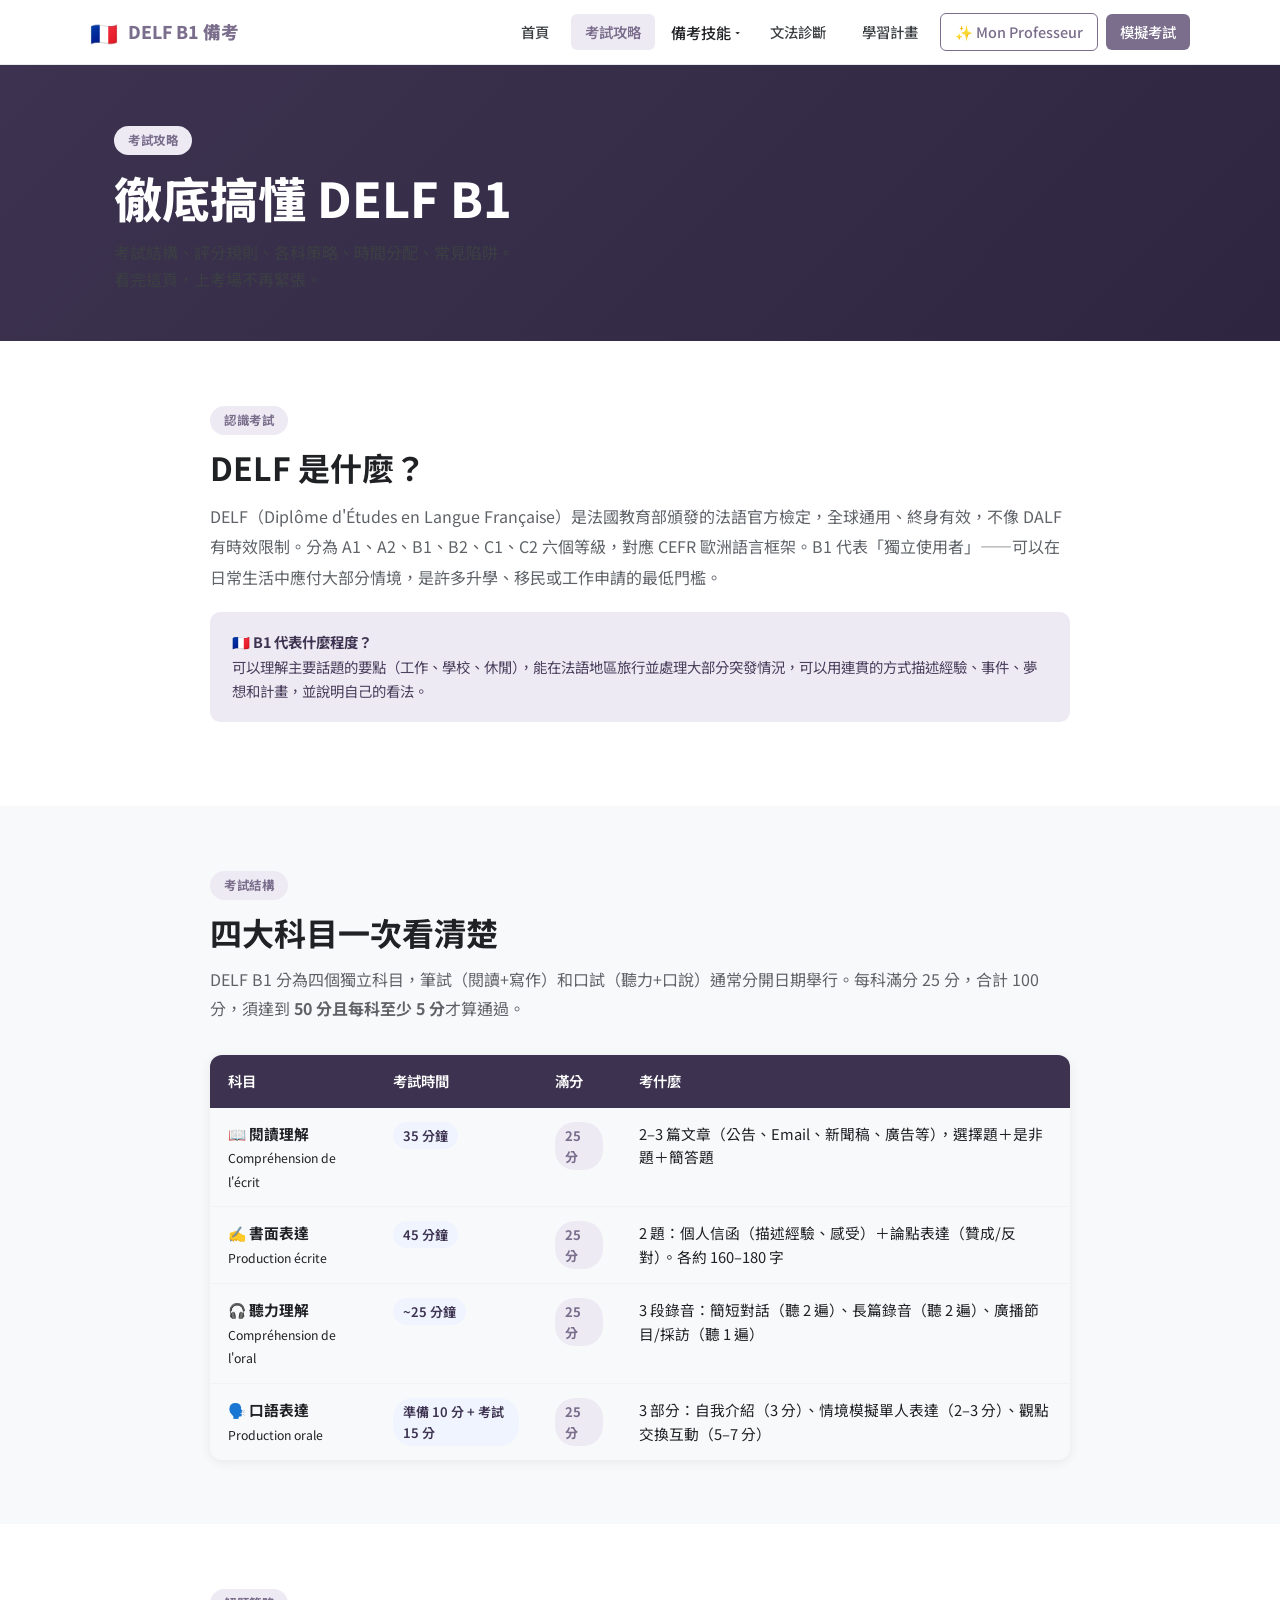
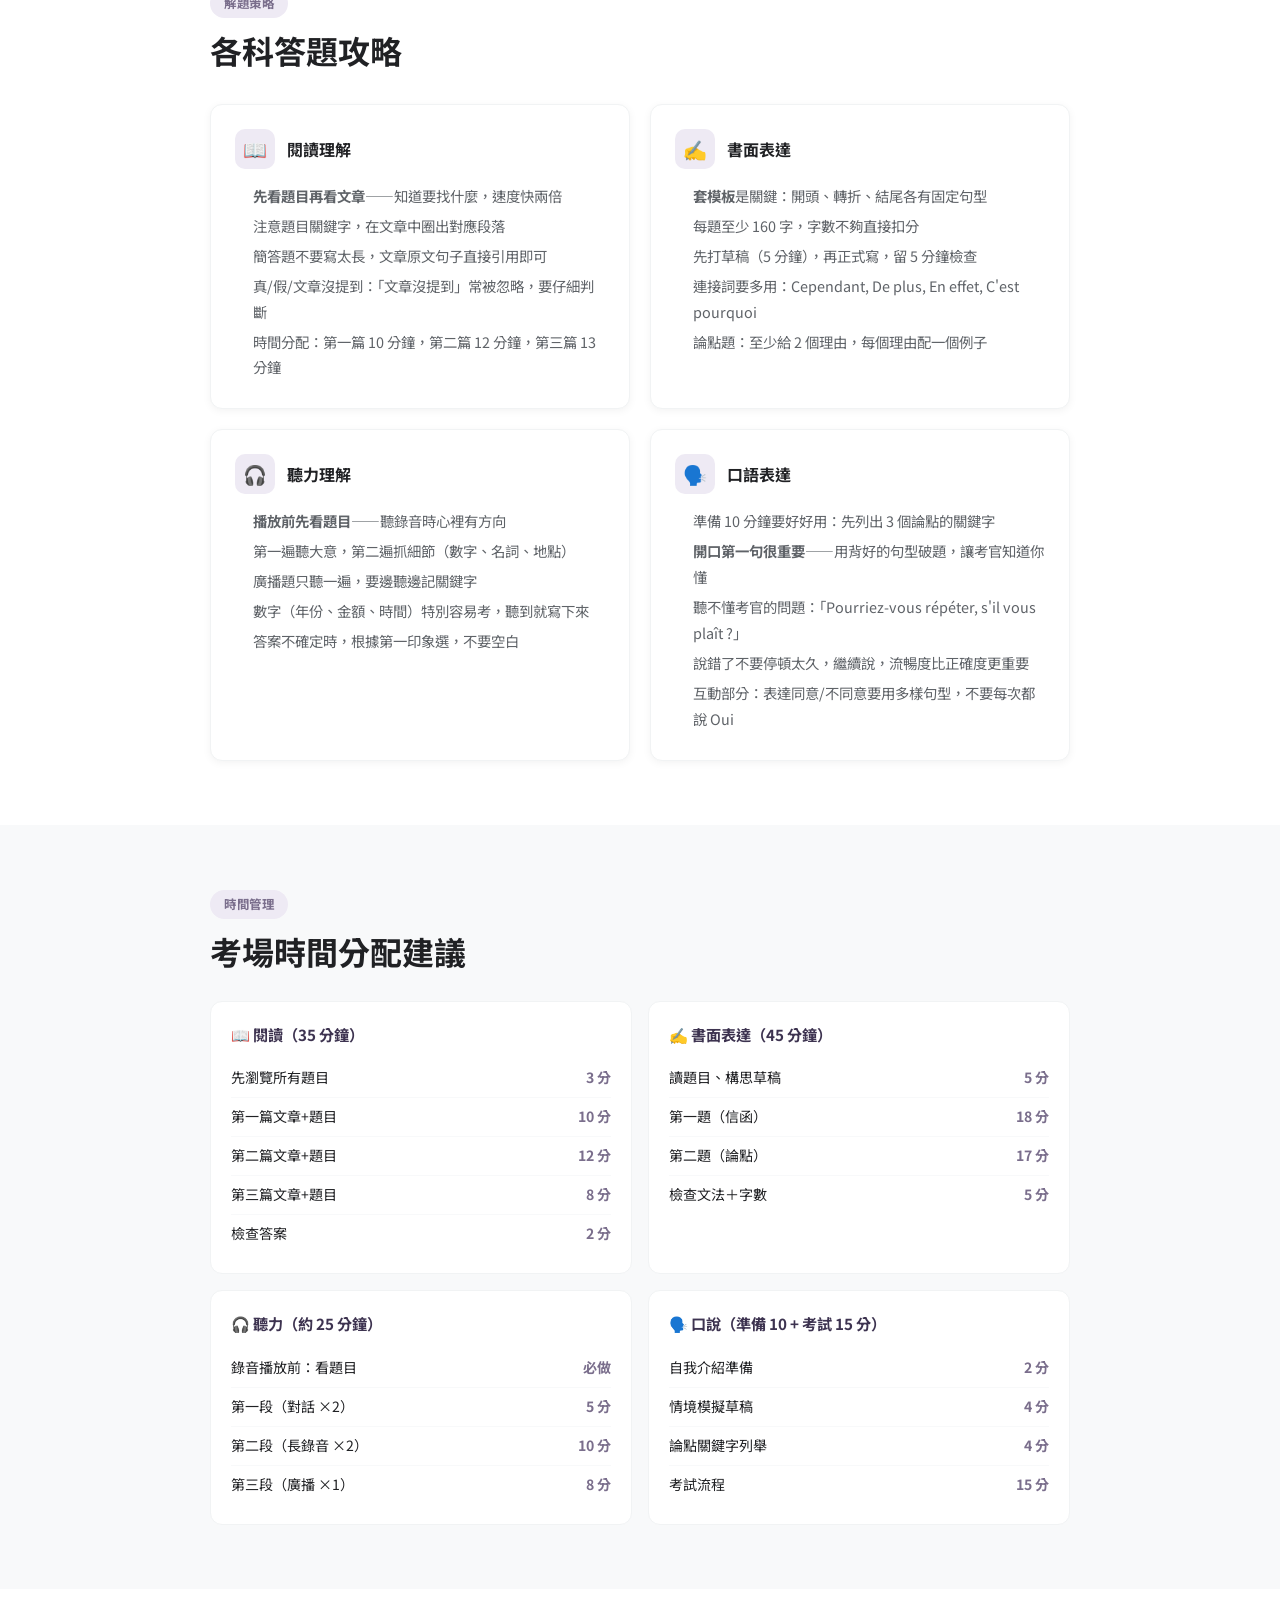
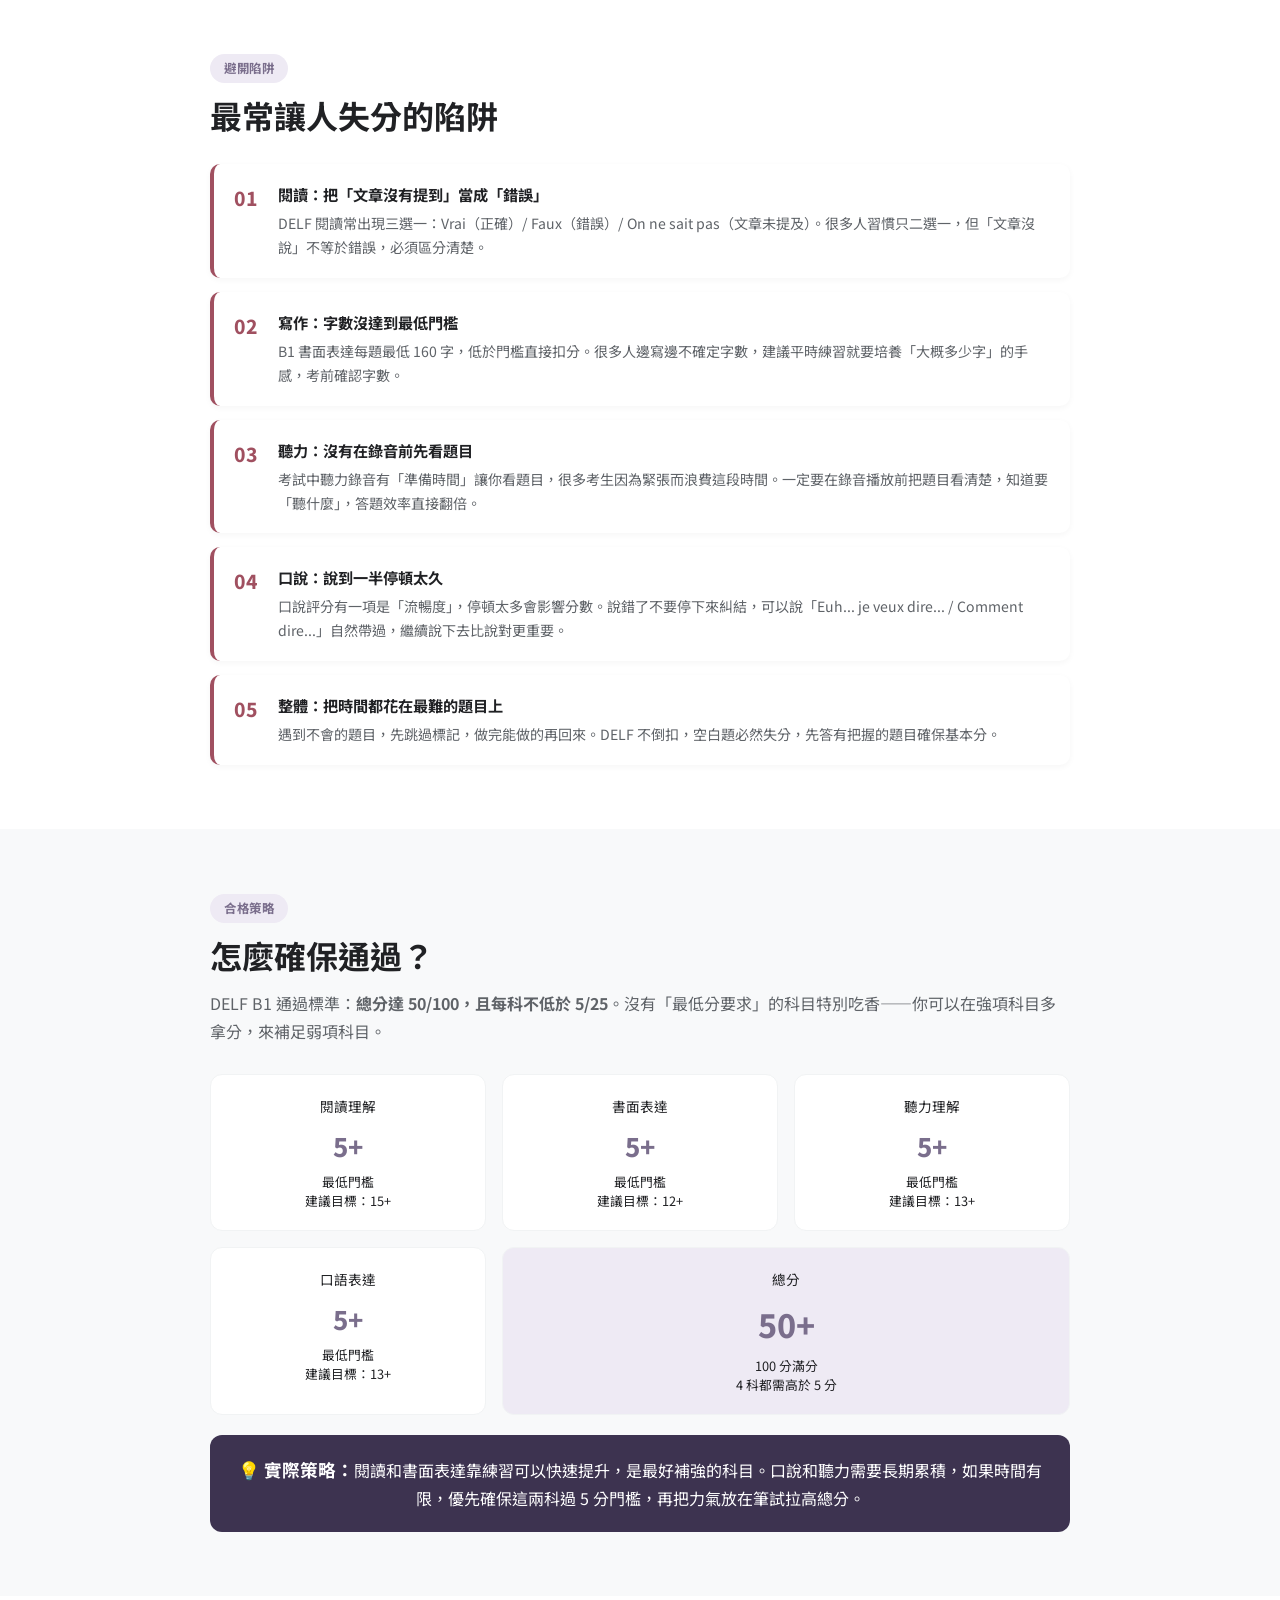
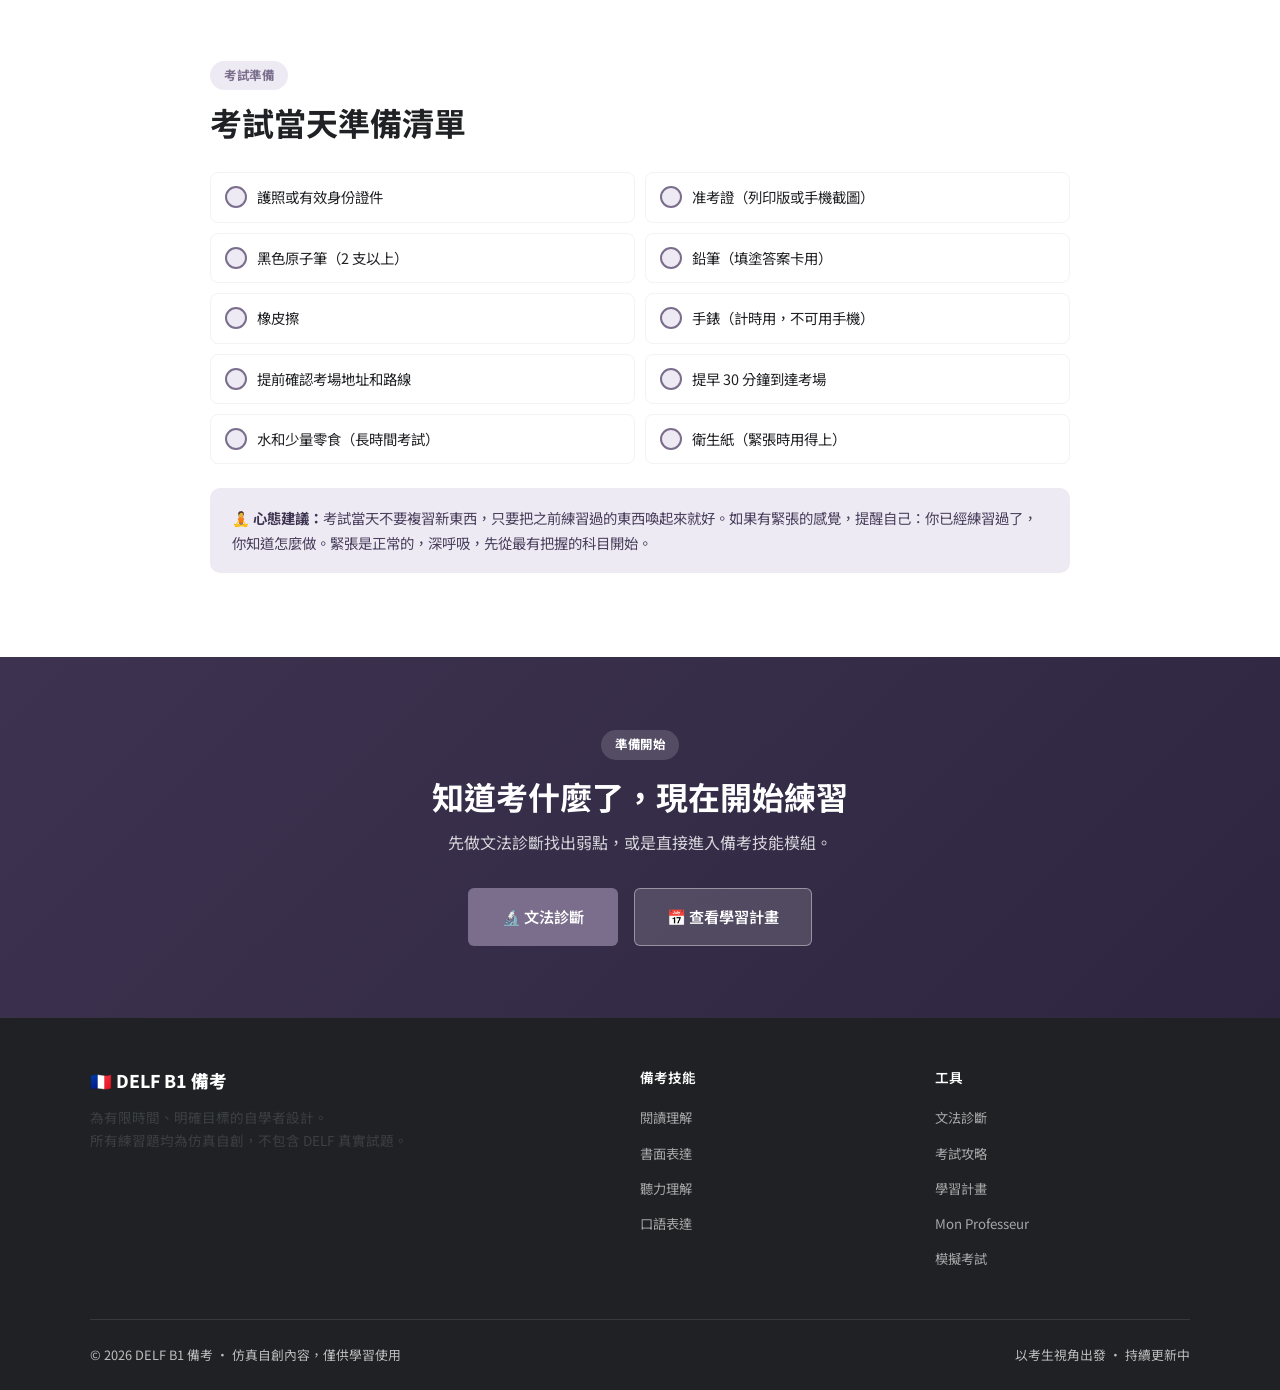
<file: exam-guide.html>
<!DOCTYPE html>
<html lang="zh-TW">
<head>
  <meta charset="UTF-8" />
  <meta name="viewport" content="width=device-width, initial-scale=1.0" />
  <meta name="description" content="DELF B1 考試攻略 — 考試結構、評分標準、各科策略、時間分配、常見陷阱，讓你上考場不緊張。" />
  <title>考試攻略 · DELF B1 備考</title>
  <link rel="preconnect" href="https://fonts.googleapis.com" />
  <link rel="preconnect" href="https://fonts.gstatic.com" crossorigin />
  <link href="https://fonts.googleapis.com/css2?family=Noto+Sans+TC:wght@400;500;600;700;800&display=swap" rel="stylesheet" />
  <link rel="stylesheet" href="assets/css/style.css" />
  <link rel="stylesheet" href="assets/css/theme-lavender.css" />
  <style>
    /* ---- Exam Guide specific ---- */
    .guide-section { padding: 64px 24px; }
    .guide-section:nth-child(even) { background: var(--gray-50); }
    .guide-inner { max-width: 860px; margin: 0 auto; }

    /* Exam structure table */
    .structure-table { width: 100%; border-collapse: collapse; margin-top: 32px; border-radius: 12px; overflow: hidden; box-shadow: 0 2px 12px rgba(0,0,0,0.07); }
    .structure-table th { background: #3D3350; color: #fff; padding: 14px 18px; text-align: left; font-size: 0.9rem; font-weight: 600; }
    .structure-table td { padding: 14px 18px; font-size: 0.92rem; border-bottom: 1px solid var(--gray-100); vertical-align: top; line-height: 1.6; }
    .structure-table tr:last-child td { border-bottom: none; }
    .structure-table tr:hover td { background: #EEEAF4; }
    .score-pill { display: inline-block; background: #EEEAF4; color: #7A6E8C; border-radius: 20px; padding: 3px 10px; font-size: 0.82rem; font-weight: 700; }
    .time-pill { display: inline-block; background: #f0f4ff; color: #3D3350; border-radius: 20px; padding: 3px 10px; font-size: 0.82rem; font-weight: 600; }

    /* Strategy cards */
    .strategy-grid { display: grid; grid-template-columns: repeat(2, 1fr); gap: 20px; margin-top: 32px; }
    @media (max-width: 680px) { .strategy-grid { grid-template-columns: 1fr; } }
    .strat-card { background: white; border-radius: 12px; padding: 24px; border: 1px solid var(--gray-100); box-shadow: 0 2px 8px rgba(0,0,0,0.05); }
    .strat-card-head { display: flex; align-items: center; gap: 12px; margin-bottom: 14px; }
    .strat-icon { width: 40px; height: 40px; border-radius: 10px; background: #EEEAF4; display: flex; align-items: center; justify-content: center; font-size: 1.2rem; flex-shrink: 0; }
    .strat-card h3 { font-size: 1rem; font-weight: 700; color: var(--black); margin: 0; }
    .strat-card ul { margin: 0; padding-left: 18px; }
    .strat-card ul li { font-size: 0.9rem; color: var(--gray-600); line-height: 1.8; margin-bottom: 4px; }

    /* Trap cards */
    .trap-list { margin-top: 28px; display: flex; flex-direction: column; gap: 14px; }
    .trap-item { display: flex; gap: 16px; align-items: flex-start; background: white; border-radius: 10px; padding: 18px 20px; border-left: 4px solid #A05060; box-shadow: 0 2px 6px rgba(0,0,0,0.04); }
    .trap-num { font-size: 1.2rem; font-weight: 800; color: #A05060; min-width: 28px; }
    .trap-content h4 { font-size: 0.95rem; font-weight: 700; color: var(--black); margin: 0 0 4px 0; }
    .trap-content p { font-size: 0.88rem; color: var(--gray-600); line-height: 1.7; margin: 0; }

    /* Passing strategy */
    .pass-grid { display: grid; grid-template-columns: repeat(3, 1fr); gap: 16px; margin-top: 28px; }
    @media (max-width: 680px) { .pass-grid { grid-template-columns: 1fr; } }
    .pass-card { background: white; border-radius: 12px; padding: 20px; border: 1px solid var(--gray-100); text-align: center; }
    .pass-card .subject { font-size: 0.85rem; color: var(--gray-500); margin-bottom: 6px; }
    .pass-card .score-req { font-size: 1.6rem; font-weight: 800; color: #7A6E8C; }
    .pass-card .score-note { font-size: 0.8rem; color: var(--gray-500); margin-top: 4px; line-height: 1.5; }
    .pass-highlight { background: #3D3350; color: white; border-radius: 12px; padding: 20px 24px; margin-top: 20px; text-align: center; }
    .pass-highlight strong { font-size: 1.1rem; }

    /* Checklist */
    .checklist { margin-top: 28px; display: grid; grid-template-columns: 1fr 1fr; gap: 10px; }
    @media (max-width: 580px) { .checklist { grid-template-columns: 1fr; } }
    .check-row { display: flex; align-items: center; gap: 10px; background: white; border-radius: 8px; padding: 12px 14px; border: 1px solid var(--gray-100); font-size: 0.9rem; color: var(--gray-700); }
    .check-row .check-dot { width: 22px; height: 22px; border-radius: 50%; background: #EEEAF4; border: 2px solid #7A6E8C; flex-shrink: 0; }

    /* Time tips */
    .time-grid { display: grid; grid-template-columns: repeat(2, 1fr); gap: 16px; margin-top: 28px; }
    @media (max-width: 580px) { .time-grid { grid-template-columns: 1fr; } }
    .time-card { background: white; border-radius: 12px; padding: 20px; border: 1px solid var(--gray-100); }
    .time-card h4 { font-size: 0.95rem; font-weight: 700; margin: 0 0 12px 0; color: #3D3350; }
    .time-row { display: flex; justify-content: space-between; align-items: center; padding: 7px 0; border-bottom: 1px solid var(--gray-50); font-size: 0.88rem; }
    .time-row:last-child { border-bottom: none; }
    .time-row .task { color: var(--gray-700); }
    .time-row .mins { font-weight: 700; color: #7A6E8C; }

    /* Info box */
    .info-box { background: #EEEAF4; border-radius: 10px; padding: 18px 22px; margin: 20px 0; font-size: 0.9rem; color: #4A3F5C; line-height: 1.7; }
    .info-box strong { color: #3D3350; }
  </style>

  <!-- Google Analytics 4 -->
  <script async src="https://www.googletagmanager.com/gtag/js?id=G-2MVHK1R4G3"></script>
  <script>
    window.dataLayer = window.dataLayer || [];
    function gtag(){dataLayer.push(arguments);}
    gtag('js', new Date());
    gtag('config', 'G-2MVHK1R4G3');
  </script>
</head>
<body>

  <!-- ===== NAVBAR ===== -->
  <nav class="navbar">
    <div class="navbar-inner">
      <a href="index.html" class="navbar-logo">
        <span class="flag">🇫🇷</span>
        <span>DELF B1 備考</span>
      </a>
      <button class="nav-toggle" onclick="toggleNav()" aria-label="選單">
        <span></span><span></span><span></span>
      </button>
      <div class="navbar-links" id="navLinks">
        <a href="index.html">首頁</a>
        <a href="exam-guide.html" class="active">考試攻略</a>
        <div class="nav-dropdown">
          <button class="nav-dropdown-toggle" onclick="toggleDropdown(this)">備考技能 <span class="nav-arrow">▾</span></button>
          <div class="nav-dropdown-menu">
            <a href="levels/b1/reading.html">📖 閱讀理解</a>
            <a href="levels/b1/writing.html">✍️ 書面表達</a>
            <a href="levels/b1/listening.html">🎧 聽力理解</a>
            <a href="levels/b1/speaking.html">🗣️ 口語表達</a>
          </div>
        </div>
        <a href="levels/b1/grammar.html">文法診斷</a>
        <a href="study-plan.html">學習計畫</a>
        <a href="professeur.html" class="navbar-cta-secondary">✨ Mon Professeur</a>
        <a href="levels/b1/mock-exam.html" class="navbar-cta">模擬考試</a>
      </div>
    </div>
  </nav>

  <!-- ===== PAGE HERO ===== -->
  <section class="page-hero">
    <div class="container">
      <div class="page-hero-inner">
        <div class="page-hero-text">
          <div class="section-tag" style="margin-bottom:14px;">考試攻略</div>
          <h1>徹底搞懂 DELF B1</h1>
          <p>考試結構、評分規則、各科策略、時間分配、常見陷阱。<br>看完這頁，上考場不再緊張。</p>
        </div>
      </div>
    </div>
  </section>

  <!-- ===== DELF 是什麼 ===== -->
  <section class="guide-section">
    <div class="guide-inner">
      <div class="section-tag" style="margin-bottom:12px;">認識考試</div>
      <h2>DELF 是什麼？</h2>
      <p style="color:var(--gray-600);line-height:1.9;margin-top:12px;">DELF（Diplôme d'Études en Langue Française）是法國教育部頒發的法語官方檢定，全球通用、終身有效，不像 DALF 有時效限制。分為 A1、A2、B1、B2、C1、C2 六個等級，對應 CEFR 歐洲語言框架。B1 代表「獨立使用者」——可以在日常生活中應付大部分情境，是許多升學、移民或工作申請的最低門檻。</p>
      <div class="info-box" style="margin-top:20px;">
        <strong>🇫🇷 B1 代表什麼程度？</strong><br>
        可以理解主要話題的要點（工作、學校、休閒），能在法語地區旅行並處理大部分突發情況，可以用連貫的方式描述經驗、事件、夢想和計畫，並說明自己的看法。
      </div>
    </div>
  </section>

  <!-- ===== 考試結構 ===== -->
  <section class="guide-section">
    <div class="guide-inner">
      <div class="section-tag" style="margin-bottom:12px;">考試結構</div>
      <h2>四大科目一次看清楚</h2>
      <p style="color:var(--gray-600);line-height:1.8;margin-top:12px;">DELF B1 分為四個獨立科目，筆試（閱讀+寫作）和口試（聽力+口說）通常分開日期舉行。每科滿分 25 分，合計 100 分，須達到 <strong>50 分且每科至少 5 分</strong>才算通過。</p>
      <table class="structure-table">
        <thead>
          <tr>
            <th>科目</th>
            <th>考試時間</th>
            <th>滿分</th>
            <th>考什麼</th>
          </tr>
        </thead>
        <tbody>
          <tr>
            <td><strong>📖 閱讀理解</strong><br><small style="color:var(--gray-500)">Compréhension de l'écrit</small></td>
            <td><span class="time-pill">35 分鐘</span></td>
            <td><span class="score-pill">25 分</span></td>
            <td>2–3 篇文章（公告、Email、新聞稿、廣告等），選擇題＋是非題＋簡答題</td>
          </tr>
          <tr>
            <td><strong>✍️ 書面表達</strong><br><small style="color:var(--gray-500)">Production écrite</small></td>
            <td><span class="time-pill">45 分鐘</span></td>
            <td><span class="score-pill">25 分</span></td>
            <td>2 題：個人信函（描述經驗、感受）＋論點表達（贊成/反對）。各約 160–180 字</td>
          </tr>
          <tr>
            <td><strong>🎧 聽力理解</strong><br><small style="color:var(--gray-500)">Compréhension de l'oral</small></td>
            <td><span class="time-pill">~25 分鐘</span></td>
            <td><span class="score-pill">25 分</span></td>
            <td>3 段錄音：簡短對話（聽 2 遍）、長篇錄音（聽 2 遍）、廣播節目/採訪（聽 1 遍）</td>
          </tr>
          <tr>
            <td><strong>🗣️ 口語表達</strong><br><small style="color:var(--gray-500)">Production orale</small></td>
            <td><span class="time-pill">準備 10 分 + 考試 15 分</span></td>
            <td><span class="score-pill">25 分</span></td>
            <td>3 部分：自我介紹（3 分）、情境模擬單人表達（2–3 分）、觀點交換互動（5–7 分）</td>
          </tr>
        </tbody>
      </table>
    </div>
  </section>

  <!-- ===== 各科策略 ===== -->
  <section class="guide-section">
    <div class="guide-inner">
      <div class="section-tag" style="margin-bottom:12px;">解題策略</div>
      <h2>各科答題攻略</h2>
      <div class="strategy-grid">

        <div class="strat-card">
          <div class="strat-card-head">
            <div class="strat-icon">📖</div>
            <h3>閱讀理解</h3>
          </div>
          <ul>
            <li><strong>先看題目再看文章</strong>——知道要找什麼，速度快兩倍</li>
            <li>注意題目關鍵字，在文章中圈出對應段落</li>
            <li>簡答題不要寫太長，文章原文句子直接引用即可</li>
            <li>真/假/文章沒提到：「文章沒提到」常被忽略，要仔細判斷</li>
            <li>時間分配：第一篇 10 分鐘，第二篇 12 分鐘，第三篇 13 分鐘</li>
          </ul>
        </div>

        <div class="strat-card">
          <div class="strat-card-head">
            <div class="strat-icon">✍️</div>
            <h3>書面表達</h3>
          </div>
          <ul>
            <li><strong>套模板</strong>是關鍵：開頭、轉折、結尾各有固定句型</li>
            <li>每題至少 160 字，字數不夠直接扣分</li>
            <li>先打草稿（5 分鐘），再正式寫，留 5 分鐘檢查</li>
            <li>連接詞要多用：Cependant, De plus, En effet, C'est pourquoi</li>
            <li>論點題：至少給 2 個理由，每個理由配一個例子</li>
          </ul>
        </div>

        <div class="strat-card">
          <div class="strat-card-head">
            <div class="strat-icon">🎧</div>
            <h3>聽力理解</h3>
          </div>
          <ul>
            <li><strong>播放前先看題目</strong>——聽錄音時心裡有方向</li>
            <li>第一遍聽大意，第二遍抓細節（數字、名詞、地點）</li>
            <li>廣播題只聽一遍，要邊聽邊記關鍵字</li>
            <li>數字（年份、金額、時間）特別容易考，聽到就寫下來</li>
            <li>答案不確定時，根據第一印象選，不要空白</li>
          </ul>
        </div>

        <div class="strat-card">
          <div class="strat-card-head">
            <div class="strat-icon">🗣️</div>
            <h3>口語表達</h3>
          </div>
          <ul>
            <li>準備 10 分鐘要好好用：先列出 3 個論點的關鍵字</li>
            <li><strong>開口第一句很重要</strong>——用背好的句型破題，讓考官知道你懂</li>
            <li>聽不懂考官的問題：「Pourriez-vous répéter, s'il vous plaît ?」</li>
            <li>說錯了不要停頓太久，繼續說，流暢度比正確度更重要</li>
            <li>互動部分：表達同意/不同意要用多樣句型，不要每次都說 Oui</li>
          </ul>
        </div>

      </div>
    </div>
  </section>

  <!-- ===== 時間分配 ===== -->
  <section class="guide-section">
    <div class="guide-inner">
      <div class="section-tag" style="margin-bottom:12px;">時間管理</div>
      <h2>考場時間分配建議</h2>
      <div class="time-grid">
        <div class="time-card">
          <h4>📖 閱讀（35 分鐘）</h4>
          <div class="time-row"><span class="task">先瀏覽所有題目</span><span class="mins">3 分</span></div>
          <div class="time-row"><span class="task">第一篇文章+題目</span><span class="mins">10 分</span></div>
          <div class="time-row"><span class="task">第二篇文章+題目</span><span class="mins">12 分</span></div>
          <div class="time-row"><span class="task">第三篇文章+題目</span><span class="mins">8 分</span></div>
          <div class="time-row"><span class="task">檢查答案</span><span class="mins">2 分</span></div>
        </div>
        <div class="time-card">
          <h4>✍️ 書面表達（45 分鐘）</h4>
          <div class="time-row"><span class="task">讀題目、構思草稿</span><span class="mins">5 分</span></div>
          <div class="time-row"><span class="task">第一題（信函）</span><span class="mins">18 分</span></div>
          <div class="time-row"><span class="task">第二題（論點）</span><span class="mins">17 分</span></div>
          <div class="time-row"><span class="task">檢查文法＋字數</span><span class="mins">5 分</span></div>
        </div>
        <div class="time-card">
          <h4>🎧 聽力（約 25 分鐘）</h4>
          <div class="time-row"><span class="task">錄音播放前：看題目</span><span class="mins">必做</span></div>
          <div class="time-row"><span class="task">第一段（對話 ×2）</span><span class="mins">5 分</span></div>
          <div class="time-row"><span class="task">第二段（長錄音 ×2）</span><span class="mins">10 分</span></div>
          <div class="time-row"><span class="task">第三段（廣播 ×1）</span><span class="mins">8 分</span></div>
        </div>
        <div class="time-card">
          <h4>🗣️ 口說（準備 10 + 考試 15 分）</h4>
          <div class="time-row"><span class="task">自我介紹準備</span><span class="mins">2 分</span></div>
          <div class="time-row"><span class="task">情境模擬草稿</span><span class="mins">4 分</span></div>
          <div class="time-row"><span class="task">論點關鍵字列舉</span><span class="mins">4 分</span></div>
          <div class="time-row"><span class="task">考試流程</span><span class="mins">15 分</span></div>
        </div>
      </div>
    </div>
  </section>

  <!-- ===== 常見陷阱 ===== -->
  <section class="guide-section">
    <div class="guide-inner">
      <div class="section-tag" style="margin-bottom:12px;">避開陷阱</div>
      <h2>最常讓人失分的陷阱</h2>
      <div class="trap-list">
        <div class="trap-item">
          <div class="trap-num">01</div>
          <div class="trap-content">
            <h4>閱讀：把「文章沒有提到」當成「錯誤」</h4>
            <p>DELF 閱讀常出現三選一：Vrai（正確）/ Faux（錯誤）/ On ne sait pas（文章未提及）。很多人習慣只二選一，但「文章沒說」不等於錯誤，必須區分清楚。</p>
          </div>
        </div>
        <div class="trap-item">
          <div class="trap-num">02</div>
          <div class="trap-content">
            <h4>寫作：字數沒達到最低門檻</h4>
            <p>B1 書面表達每題最低 160 字，低於門檻直接扣分。很多人邊寫邊不確定字數，建議平時練習就要培養「大概多少字」的手感，考前確認字數。</p>
          </div>
        </div>
        <div class="trap-item">
          <div class="trap-num">03</div>
          <div class="trap-content">
            <h4>聽力：沒有在錄音前先看題目</h4>
            <p>考試中聽力錄音有「準備時間」讓你看題目，很多考生因為緊張而浪費這段時間。一定要在錄音播放前把題目看清楚，知道要「聽什麼」，答題效率直接翻倍。</p>
          </div>
        </div>
        <div class="trap-item">
          <div class="trap-num">04</div>
          <div class="trap-content">
            <h4>口說：說到一半停頓太久</h4>
            <p>口說評分有一項是「流暢度」，停頓太多會影響分數。說錯了不要停下來糾結，可以說「Euh... je veux dire... / Comment dire...」自然帶過，繼續說下去比說對更重要。</p>
          </div>
        </div>
        <div class="trap-item">
          <div class="trap-num">05</div>
          <div class="trap-content">
            <h4>整體：把時間都花在最難的題目上</h4>
            <p>遇到不會的題目，先跳過標記，做完能做的再回來。DELF 不倒扣，空白題必然失分，先答有把握的題目確保基本分。</p>
          </div>
        </div>
      </div>
    </div>
  </section>

  <!-- ===== 合格策略 ===== -->
  <section class="guide-section">
    <div class="guide-inner">
      <div class="section-tag" style="margin-bottom:12px;">合格策略</div>
      <h2>怎麼確保通過？</h2>
      <p style="color:var(--gray-600);line-height:1.8;margin-top:12px;">DELF B1 通過標準：<strong>總分達 50/100，且每科不低於 5/25</strong>。沒有「最低分要求」的科目特別吃香——你可以在強項科目多拿分，來補足弱項科目。</p>
      <div class="pass-grid">
        <div class="pass-card">
          <div class="subject">閱讀理解</div>
          <div class="score-req">5+</div>
          <div class="score-note">最低門檻<br>建議目標：15+</div>
        </div>
        <div class="pass-card">
          <div class="subject">書面表達</div>
          <div class="score-req">5+</div>
          <div class="score-note">最低門檻<br>建議目標：12+</div>
        </div>
        <div class="pass-card">
          <div class="subject">聽力理解</div>
          <div class="score-req">5+</div>
          <div class="score-note">最低門檻<br>建議目標：13+</div>
        </div>
        <div class="pass-card">
          <div class="subject">口語表達</div>
          <div class="score-req">5+</div>
          <div class="score-note">最低門檻<br>建議目標：13+</div>
        </div>
        <div class="pass-card" style="grid-column: span 2; background: #EEEAF4;">
          <div class="subject">總分</div>
          <div class="score-req" style="font-size:2rem;">50+</div>
          <div class="score-note">100 分滿分<br>4 科都需高於 5 分</div>
        </div>
      </div>
      <div class="pass-highlight">
        <strong>💡 實際策略：</strong>閱讀和書面表達靠練習可以快速提升，是最好補強的科目。口說和聽力需要長期累積，如果時間有限，優先確保這兩科過 5 分門檻，再把力氣放在筆試拉高總分。
      </div>
    </div>
  </section>

  <!-- ===== 考試當天 ===== -->
  <section class="guide-section">
    <div class="guide-inner">
      <div class="section-tag" style="margin-bottom:12px;">考試準備</div>
      <h2>考試當天準備清單</h2>
      <div class="checklist">
        <div class="check-row"><div class="check-dot"></div>護照或有效身份證件</div>
        <div class="check-row"><div class="check-dot"></div>准考證（列印版或手機截圖）</div>
        <div class="check-row"><div class="check-dot"></div>黑色原子筆（2 支以上）</div>
        <div class="check-row"><div class="check-dot"></div>鉛筆（填塗答案卡用）</div>
        <div class="check-row"><div class="check-dot"></div>橡皮擦</div>
        <div class="check-row"><div class="check-dot"></div>手錶（計時用，不可用手機）</div>
        <div class="check-row"><div class="check-dot"></div>提前確認考場地址和路線</div>
        <div class="check-row"><div class="check-dot"></div>提早 30 分鐘到達考場</div>
        <div class="check-row"><div class="check-dot"></div>水和少量零食（長時間考試）</div>
        <div class="check-row"><div class="check-dot"></div>衛生紙（緊張時用得上）</div>
      </div>
      <div class="info-box" style="margin-top:24px;">
        <strong>🧘 心態建議：</strong>考試當天不要複習新東西，只要把之前練習過的東西喚起來就好。如果有緊張的感覺，提醒自己：你已經練習過了，你知道怎麼做。緊張是正常的，深呼吸，先從最有把握的科目開始。
      </div>
    </div>
  </section>

  <!-- ===== CTA ===== -->
  <section style="background: linear-gradient(135deg, #3D3350, #2E2640); padding: 72px 24px; text-align: center;">
    <div class="container">
      <div class="section-tag" style="margin-bottom:16px; background: rgba(255,255,255,0.15); color: white;">準備開始</div>
      <h2 style="color:white; margin-bottom:12px;">知道考什麼了，現在開始練習</h2>
      <p style="color:rgba(255,255,255,0.8); margin-bottom:32px;">先做文法診斷找出弱點，或是直接進入備考技能模組。</p>
      <div style="display:flex; gap:16px; justify-content:center; flex-wrap:wrap;">
        <a href="levels/b1/grammar.html" class="btn btn-blue" style="padding:14px 32px;">🔬 文法診斷</a>
        <a href="study-plan.html" class="btn" style="padding:14px 32px; background:rgba(255,255,255,0.15); color:white; border:1.5px solid rgba(255,255,255,0.4);">📅 查看學習計畫</a>
      </div>
    </div>
  </section>

  <!-- ===== FOOTER ===== -->
  <footer class="footer">
    <div class="footer-inner">
      <div class="footer-brand">
        <div class="logo">🇫🇷 DELF B1 備考</div>
        <p>為有限時間、明確目標的自學者設計。<br>所有練習題均為仿真自創，不包含 DELF 真實試題。</p>
      </div>
      <div class="footer-col">
        <h4>備考技能</h4>
        <ul>
          <li><a href="levels/b1/reading.html">閱讀理解</a></li>
          <li><a href="levels/b1/writing.html">書面表達</a></li>
          <li><a href="levels/b1/listening.html">聽力理解</a></li>
          <li><a href="levels/b1/speaking.html">口語表達</a></li>
        </ul>
      </div>
      <div class="footer-col">
        <h4>工具</h4>
        <ul>
          <li><a href="levels/b1/grammar.html">文法診斷</a></li>
          <li><a href="exam-guide.html">考試攻略</a></li>
          <li><a href="study-plan.html">學習計畫</a></li>
          <li><a href="professeur.html">Mon Professeur</a></li>
          <li><a href="levels/b1/mock-exam.html">模擬考試</a></li>
        </ul>
      </div>
    </div>
    <div class="footer-bottom">
      <span>© 2026 DELF B1 備考 · 仿真自創內容，僅供學習使用</span>
      <span>以考生視角出發 · 持續更新中</span>
    </div>
  </footer>

  <script>
    function toggleNav() { document.getElementById('navLinks').classList.toggle('open'); }
    function toggleDropdown(btn) {
      const dd = btn.closest('.nav-dropdown');
      const isOpen = dd.classList.contains('open');
      document.querySelectorAll('.nav-dropdown.open').forEach(d => d.classList.remove('open'));
      if (!isOpen) dd.classList.add('open');
    }
    document.addEventListener('click', function(e) {
      if (!e.target.closest('.nav-dropdown')) {
        document.querySelectorAll('.nav-dropdown.open').forEach(d => d.classList.remove('open'));
      }
    });
  </script>
</body>
</html>
</file>
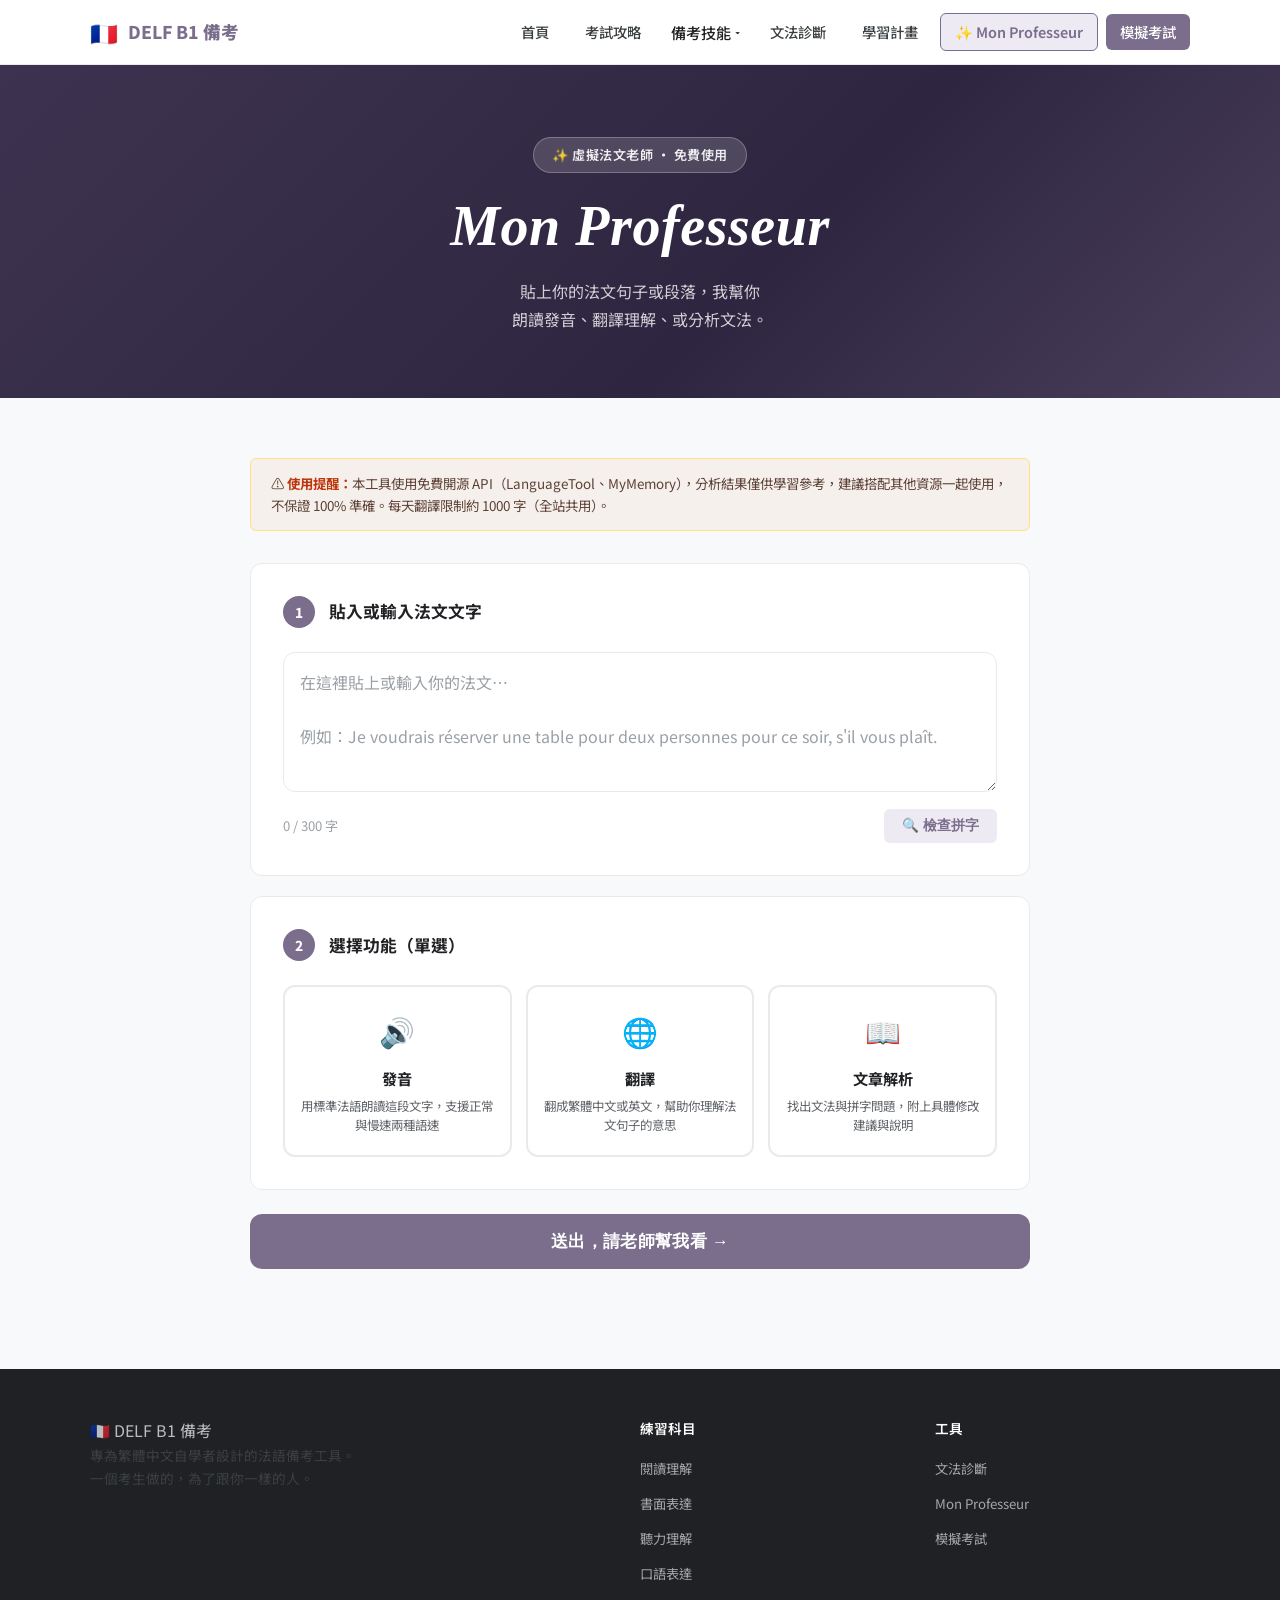
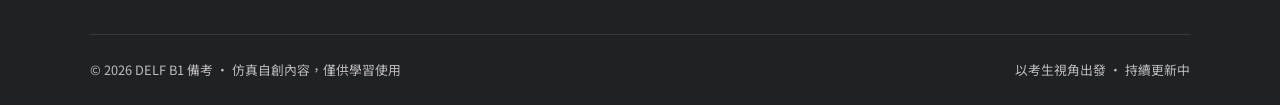
<file: professeur.html>
<!DOCTYPE html>
<html lang="zh-TW">
<head>
  <meta charset="UTF-8" />
  <meta name="viewport" content="width=device-width, initial-scale=1.0" />
  <meta name="description" content="Mon Professeur — 你的免費法文虛擬老師。貼上法文文字，即時獲得發音、翻譯、文法解析與修改建議。" />
  <title>Mon Professeur · DELF B1 備考</title>
  <link rel="preconnect" href="https://fonts.googleapis.com" />
  <link rel="preconnect" href="https://fonts.gstatic.com" crossorigin />
  <link href="https://fonts.googleapis.com/css2?family=Noto+Sans+TC:wght@400;500;600;700;800&display=swap" rel="stylesheet" />
  <link rel="stylesheet" href="assets/css/style.css" />
  <link rel="stylesheet" href="assets/css/theme-lavender.css" />
  <style>
    /* ====== Mon Professeur 專用樣式 ====== */

    /* Hero */
    .prof-hero {
      background: linear-gradient(135deg, #3D3350 0%, #2E2640 60%, #4A3F5C 100%);
      padding: 72px 24px 64px;
      text-align: center;
      color: #fff;
    }
    .prof-badge {
      display: inline-block;
      background: rgba(255,255,255,0.15);
      border: 1px solid rgba(255,255,255,0.25);
      border-radius: 100px;
      padding: 6px 18px;
      font-size: 0.82rem;
      font-weight: 600;
      letter-spacing: 0.04em;
      margin-bottom: 20px;
      color: rgba(255,255,255,0.9);
    }
    .prof-hero h1 {
      font-family: Georgia, serif;
      font-size: clamp(2.2rem, 5vw, 3.5rem);
      color: #fff;
      margin-bottom: 16px;
      font-style: italic;
      letter-spacing: 0.01em;
    }
    .prof-hero p {
      color: rgba(255,255,255,0.78);
      font-size: 1rem;
      max-width: 500px;
      margin: 0 auto;
      line-height: 1.8;
    }

    /* Main layout */
    .prof-main {
      padding: 60px 24px 100px;
      background: var(--gray-50);
      min-height: 60vh;
    }
    .prof-inner {
      max-width: 780px;
      margin: 0 auto;
    }

    /* Step wrapper */
    .prof-step {
      background: var(--white);
      border: 1px solid var(--gray-200);
      border-radius: var(--radius-md);
      padding: 32px;
      margin-bottom: 20px;
    }
    .step-header {
      display: flex;
      align-items: center;
      gap: 14px;
      margin-bottom: 24px;
    }
    .step-num {
      width: 32px;
      height: 32px;
      border-radius: 50%;
      background: var(--blue);
      color: #fff;
      display: flex;
      align-items: center;
      justify-content: center;
      font-weight: 800;
      font-size: 0.85rem;
      flex-shrink: 0;
    }
    .step-header h3 {
      font-size: 1.05rem;
      font-weight: 700;
      margin: 0;
    }

    /* Textarea */
    .input-wrap {
      position: relative;
    }
    #frenchInput {
      width: 100%;
      min-height: 140px;
      padding: 16px;
      border: 1.5px solid var(--gray-200);
      border-radius: var(--radius-md);
      font-family: var(--font-main);
      font-size: 1rem;
      line-height: 1.7;
      color: var(--black);
      resize: vertical;
      transition: border-color var(--transition);
      background: var(--white);
    }
    #frenchInput:focus {
      outline: none;
      border-color: var(--blue);
    }
    #frenchInput::placeholder {
      color: var(--gray-400);
    }
    .input-footer {
      display: flex;
      justify-content: space-between;
      align-items: center;
      margin-top: 10px;
    }
    #charCount {
      font-size: 0.82rem;
      color: var(--gray-400);
    }
    #charCount.near-limit { color: var(--gold); }
    #charCount.at-limit   { color: var(--red); }
    .btn-spell {
      background: var(--blue-light);
      color: var(--blue);
      border: none;
      border-radius: var(--radius-sm);
      padding: 8px 18px;
      font-size: 0.85rem;
      font-weight: 600;
      cursor: pointer;
      transition: all var(--transition);
    }
    .btn-spell:hover { background: var(--blue); color: #fff; }
    .btn-spell:disabled { opacity: 0.5; cursor: not-allowed; }

    /* Spell results */
    .spell-results {
      margin-top: 16px;
      border-radius: var(--radius-sm);
      overflow: hidden;
    }
    .spell-ok {
      background: #EEF7EE;
      color: #2E7D32;
      padding: 12px 16px;
      border-radius: var(--radius-sm);
      font-size: 0.9rem;
      font-weight: 600;
    }
    .spell-warning-header {
      background: #FFF3E0;
      color: #E65100;
      padding: 10px 16px;
      font-size: 0.88rem;
      font-weight: 700;
      border-radius: var(--radius-sm) var(--radius-sm) 0 0;
    }
    .spell-item {
      background: #FFFBF5;
      border: 1px solid #FFE0B2;
      border-top: none;
      padding: 12px 16px;
      font-size: 0.88rem;
      line-height: 1.7;
    }
    .spell-item:last-of-type { border-radius: 0 0 var(--radius-sm) var(--radius-sm); }
    .spell-error { color: var(--red); font-weight: 700; }
    .spell-msg   { color: var(--gray-600); display: block; margin: 2px 0; }
    .spell-suggest { color: #2E7D32; font-weight: 600; display: block; }
    .spell-note {
      font-size: 0.8rem;
      color: var(--gray-400);
      margin-top: 8px;
      padding: 0 4px;
    }

    /* Function radio cards */
    .func-options {
      display: grid;
      grid-template-columns: repeat(3, 1fr);
      gap: 14px;
    }
    @media (max-width: 600px) {
      .func-options { grid-template-columns: 1fr; }
    }
    .func-option input[type="radio"] { display: none; }
    .func-card {
      border: 2px solid var(--gray-200);
      border-radius: var(--radius-md);
      padding: 20px 16px;
      cursor: pointer;
      transition: all var(--transition);
      text-align: center;
      user-select: none;
    }
    .func-card:hover {
      border-color: var(--blue);
      box-shadow: var(--shadow-sm);
    }
    .func-option input[type="radio"]:checked + .func-card {
      border-color: var(--blue);
      background: var(--blue-light);
    }
    .func-icon {
      font-size: 1.8rem;
      display: block;
      margin-bottom: 10px;
    }
    .func-card strong {
      display: block;
      font-size: 0.95rem;
      font-weight: 700;
      margin-bottom: 5px;
      color: var(--black);
    }
    .func-card p {
      font-size: 0.78rem;
      color: var(--gray-600);
      line-height: 1.5;
      margin: 0;
    }

    /* Translate language checkboxes */
    .translate-opts {
      margin-top: 18px;
      padding: 16px 20px;
      background: var(--blue-light);
      border-radius: var(--radius-sm);
      display: flex;
      gap: 24px;
      align-items: center;
      flex-wrap: wrap;
    }
    .translate-opts span {
      font-size: 0.88rem;
      font-weight: 600;
      color: var(--blue);
    }
    .translate-opts label {
      display: flex;
      align-items: center;
      gap: 8px;
      font-size: 0.9rem;
      font-weight: 500;
      cursor: pointer;
    }
    .translate-opts input[type="checkbox"] {
      width: 16px;
      height: 16px;
      accent-color: var(--blue);
    }

    /* Submit button */
    .btn-submit {
      width: 100%;
      padding: 16px;
      background: var(--blue);
      color: #fff;
      border: none;
      border-radius: var(--radius-md);
      font-size: 1.05rem;
      font-weight: 700;
      cursor: pointer;
      transition: all var(--transition);
      margin-top: 4px;
      letter-spacing: 0.02em;
    }
    .btn-submit:hover { background: var(--blue-mid); transform: translateY(-1px); box-shadow: var(--shadow-md); }
    .btn-submit:disabled { opacity: 0.5; cursor: not-allowed; transform: none; box-shadow: none; }

    /* Loading */
    .loading-state {
      text-align: center;
      padding: 40px;
      color: var(--gray-400);
      font-size: 0.95rem;
    }
    .loading-spinner {
      font-size: 2rem;
      animation: spin 1s linear infinite;
      display: block;
      margin-bottom: 12px;
    }
    @keyframes spin { from { transform: rotate(0deg); } to { transform: rotate(360deg); } }

    /* Results card */
    .result-card {
      background: var(--white);
      border: 1px solid var(--gray-200);
      border-radius: var(--radius-md);
      padding: 32px;
      margin-top: 20px;
    }
    .result-label {
      font-size: 0.78rem;
      font-weight: 700;
      letter-spacing: 0.08em;
      text-transform: uppercase;
      color: var(--blue);
      margin-bottom: 20px;
    }
    .result-original {
      background: var(--gray-50);
      border-left: 3px solid var(--blue);
      padding: 12px 16px;
      border-radius: 0 var(--radius-sm) var(--radius-sm) 0;
      font-size: 0.95rem;
      color: var(--gray-800);
      margin-bottom: 20px;
      line-height: 1.7;
    }

    /* Speak results */
    .speak-text {
      font-size: 1.1rem;
      color: var(--black);
      font-weight: 600;
      margin-bottom: 20px;
      padding: 16px;
      background: var(--blue-light);
      border-radius: var(--radius-sm);
      line-height: 1.7;
    }
    .speak-controls {
      display: flex;
      gap: 12px;
      flex-wrap: wrap;
      margin-bottom: 16px;
    }
    .speak-controls button {
      padding: 9px 20px;
      border: 1.5px solid var(--blue);
      border-radius: var(--radius-sm);
      background: var(--white);
      color: var(--blue);
      font-size: 0.88rem;
      font-weight: 600;
      cursor: pointer;
      transition: all var(--transition);
    }
    .speak-controls button:hover { background: var(--blue); color: #fff; }

    /* Translation results */
    .trans-block {
      border: 1px solid var(--gray-200);
      border-radius: var(--radius-sm);
      overflow: hidden;
      margin-bottom: 14px;
    }
    .trans-lang-header {
      background: var(--gray-50);
      padding: 8px 16px;
      font-size: 0.82rem;
      font-weight: 700;
      color: var(--gray-600);
      border-bottom: 1px solid var(--gray-200);
    }
    .trans-content {
      padding: 14px 16px;
      font-size: 1rem;
      color: var(--black);
      line-height: 1.75;
    }

    /* Analysis results */
    .stats-row {
      display: grid;
      grid-template-columns: repeat(4, 1fr);
      gap: 12px;
      margin-bottom: 28px;
    }
    @media (max-width: 500px) { .stats-row { grid-template-columns: repeat(2, 1fr); } }
    .stat-item {
      text-align: center;
      background: var(--gray-50);
      border-radius: var(--radius-sm);
      padding: 16px 8px;
    }
    .stat-num {
      display: block;
      font-size: 1.8rem;
      font-weight: 800;
      color: var(--blue);
      line-height: 1;
      margin-bottom: 6px;
    }
    .stat-label {
      font-size: 0.75rem;
      color: var(--gray-600);
      font-weight: 500;
    }
    .analyze-ok {
      background: #EEF7EE;
      color: #2E7D32;
      padding: 16px 20px;
      border-radius: var(--radius-sm);
      font-weight: 600;
      margin-bottom: 16px;
    }
    .issues-title {
      font-size: 0.95rem;
      font-weight: 700;
      color: var(--black);
      margin-bottom: 14px;
    }
    .issue-item {
      border: 1px solid var(--gray-200);
      border-radius: var(--radius-sm);
      padding: 16px;
      margin-bottom: 12px;
      background: var(--white);
    }
    .issue-header {
      display: flex;
      align-items: center;
      gap: 8px;
      margin-bottom: 8px;
    }
    .issue-type {
      font-size: 0.8rem;
      font-weight: 700;
      color: var(--gray-600);
      text-transform: uppercase;
      letter-spacing: 0.05em;
    }
    .issue-error {
      font-size: 0.9rem;
      margin-bottom: 5px;
    }
    .issue-error mark {
      background: #FFE0B2;
      color: #BF360C;
      padding: 1px 6px;
      border-radius: 3px;
    }
    .issue-msg {
      font-size: 0.88rem;
      color: var(--gray-600);
      margin-bottom: 6px;
      line-height: 1.6;
    }
    .issue-fix {
      font-size: 0.9rem;
      color: #2E7D32;
    }

    /* Shared note */
    .result-note {
      font-size: 0.8rem;
      color: var(--gray-400);
      margin-top: 20px;
      padding-top: 16px;
      border-top: 1px solid var(--gray-100);
    }

    /* Error state */
    .error-msg {
      color: var(--red);
      font-size: 0.9rem;
      padding: 12px 16px;
      background: var(--red-light);
      border-radius: var(--radius-sm);
    }

    /* Disclaimer banner */
    .disclaimer {
      max-width: 780px;
      margin: 0 auto 32px;
      background: var(--gold-light);
      border: 1px solid #FFE082;
      border-radius: var(--radius-sm);
      padding: 14px 20px;
      font-size: 0.84rem;
      color: #5D4037;
      line-height: 1.6;
    }
    .disclaimer strong { color: #BF360C; }
  </style>

  <!-- Google Analytics 4 — 換成你的 Measurement ID (G-2MVHK1R4G3) -->
  <script async src="https://www.googletagmanager.com/gtag/js?id=G-2MVHK1R4G3"></script>
  <script>
    window.dataLayer = window.dataLayer || [];
    function gtag(){dataLayer.push(arguments);}
    gtag('js', new Date());
    gtag('config', 'G-2MVHK1R4G3');
  </script>
</head>
<body>

  <!-- ===== NAVBAR ===== -->
  <nav class="navbar">
    <div class="navbar-inner">
      <a href="index.html" class="navbar-logo">
        <span class="flag">🇫🇷</span>
        <span>DELF B1 備考</span>
      </a>
      <button class="nav-toggle" onclick="toggleNav()" aria-label="選單">
        <span></span><span></span><span></span>
      </button>
      <div class="navbar-links" id="navLinks">
        <a href="index.html">首頁</a>
        <a href="exam-guide.html">考試攻略</a>
        <div class="nav-dropdown">
          <button class="nav-dropdown-toggle" onclick="toggleDropdown(this)">備考技能 <span class="nav-arrow">▾</span></button>
          <div class="nav-dropdown-menu">
            <a href="levels/b1/reading.html">📖 閱讀理解</a>
            <a href="levels/b1/writing.html">✍️ 書面表達</a>
            <a href="levels/b1/listening.html">🎧 聽力理解</a>
            <a href="levels/b1/speaking.html">🗣️ 口語表達</a>
          </div>
        </div>
        <a href="levels/b1/grammar.html">文法診斷</a>
        <a href="study-plan.html">學習計畫</a>
        <a href="professeur.html" class="active navbar-cta-secondary">✨ Mon Professeur</a>
        <a href="levels/b1/mock-exam.html" class="navbar-cta">模擬考試</a>
      </div>
    </div>
  </nav>

  <!-- ===== HERO ===== -->
  <section class="prof-hero">
    <div class="container">
      <div class="prof-badge">✨ 虛擬法文老師 · 免費使用</div>
      <h1>Mon Professeur</h1>
      <p>貼上你的法文句子或段落，我幫你<br>朗讀發音、翻譯理解、或分析文法。</p>
    </div>
  </section>

  <!-- ===== MAIN TOOL ===== -->
  <section class="prof-main">
    <div class="prof-inner">

      <!-- Disclaimer -->
      <div class="disclaimer">
        ⚠️ <strong>使用提醒：</strong>本工具使用免費開源 API（LanguageTool、MyMemory），分析結果僅供學習參考，建議搭配其他資源一起使用，不保證 100% 準確。每天翻譯限制約 1000 字（全站共用）。
      </div>

      <!-- Step 1: Input -->
      <div class="prof-step">
        <div class="step-header">
          <span class="step-num">1</span>
          <h3>貼入或輸入法文文字</h3>
        </div>
        <div class="input-wrap">
          <textarea
            id="frenchInput"
            maxlength="300"
            placeholder="在這裡貼上或輸入你的法文…&#10;&#10;例如：Je voudrais réserver une table pour deux personnes pour ce soir, s'il vous plaît."
          ></textarea>
          <div class="input-footer">
            <span id="charCount">0 / 300 字</span>
            <button class="btn-spell" id="spellCheckBtn" onclick="checkSpelling()">🔍 檢查拼字</button>
          </div>
        </div>
        <div id="spellResults"></div>
      </div>

      <!-- Step 2: Choose function -->
      <div class="prof-step">
        <div class="step-header">
          <span class="step-num">2</span>
          <h3>選擇功能（單選）</h3>
        </div>
        <div class="func-options">

          <label class="func-option">
            <input type="radio" name="funcType" value="speak" onchange="onFuncChange()">
            <div class="func-card">
              <span class="func-icon">🔊</span>
              <strong>發音</strong>
              <p>用標準法語朗讀這段文字，支援正常與慢速兩種語速</p>
            </div>
          </label>

          <label class="func-option">
            <input type="radio" name="funcType" value="translate" onchange="onFuncChange()">
            <div class="func-card">
              <span class="func-icon">🌐</span>
              <strong>翻譯</strong>
              <p>翻成繁體中文或英文，幫助你理解法文句子的意思</p>
            </div>
          </label>

          <label class="func-option">
            <input type="radio" name="funcType" value="analyze" onchange="onFuncChange()">
            <div class="func-card">
              <span class="func-icon">📖</span>
              <strong>文章解析</strong>
              <p>找出文法與拼字問題，附上具體修改建議與說明</p>
            </div>
          </label>

        </div>

        <!-- Translation language options (shown only for 翻譯) -->
        <div class="translate-opts" id="translateOpts" style="display:none;">
          <span>翻譯成：</span>
          <label>
            <input type="checkbox" id="transChinese" checked>
            🇹🇼 繁體中文
          </label>
          <label>
            <input type="checkbox" id="transEnglish">
            🇬🇧 English
          </label>
        </div>
      </div>

      <!-- Step 3: Submit -->
      <button class="btn-submit" id="submitBtn" onclick="submitRequest()">
        送出，請老師幫我看 →
      </button>

      <!-- Results -->
      <div id="resultsArea"></div>

    </div>
  </section>

  <!-- ===== FOOTER ===== -->
  <footer class="footer">
    <div class="footer-inner">
      <div class="footer-brand">
        <div class="footer-logo">🇫🇷 DELF B1 備考</div>
        <p>專為繁體中文自學者設計的法語備考工具。<br>一個考生做的，為了跟你一樣的人。</p>
      </div>
      <div class="footer-col">
        <h4>練習科目</h4>
        <ul>
          <li><a href="levels/b1/reading.html">閱讀理解</a></li>
          <li><a href="levels/b1/writing.html">書面表達</a></li>
          <li><a href="levels/b1/listening.html">聽力理解</a></li>
          <li><a href="levels/b1/speaking.html">口語表達</a></li>
        </ul>
      </div>
      <div class="footer-col">
        <h4>工具</h4>
        <ul>
          <li><a href="levels/b1/grammar.html">文法診斷</a></li>
          <li><a href="professeur.html">Mon Professeur</a></li>
          <li><a href="levels/b1/mock-exam.html">模擬考試</a></li>
        </ul>
      </div>
    </div>
    <div class="footer-bottom">
      <span>© 2026 DELF B1 備考 · 仿真自創內容，僅供學習使用</span>
      <span>以考生視角出發 · 持續更新中</span>
    </div>
  </footer>

  <script>
    // ===== Nav toggle =====
    function toggleNav() {
      document.getElementById('navLinks').classList.toggle('open');
    }
    function toggleDropdown(btn) {
      const dd = btn.closest('.nav-dropdown');
      const isOpen = dd.classList.contains('open');
      document.querySelectorAll('.nav-dropdown.open').forEach(d => d.classList.remove('open'));
      if (!isOpen) dd.classList.add('open');
    }
    document.addEventListener('click', function(e) {
      if (!e.target.closest('.nav-dropdown')) {
        document.querySelectorAll('.nav-dropdown.open').forEach(d => d.classList.remove('open'));
      }
    });

    // ===== Char counter =====
    const inputEl = document.getElementById('frenchInput');
    const charCountEl = document.getElementById('charCount');

    inputEl.addEventListener('input', () => {
      const len = inputEl.value.length;
      charCountEl.textContent = `${len} / 300 字`;
      charCountEl.className = len >= 300 ? 'at-limit' : len >= 240 ? 'near-limit' : '';
    });

    // ===== Show/hide translate options =====
    function onFuncChange() {
      const val = document.querySelector('input[name="funcType"]:checked')?.value;
      document.getElementById('translateOpts').style.display = val === 'translate' ? 'flex' : 'none';
    }

    // ===== Spell Check =====
    async function checkSpelling() {
      const text = inputEl.value.trim();
      if (!text) {
        showAlert('請先在上方輸入法文文字。');
        return;
      }

      const btn = document.getElementById('spellCheckBtn');
      btn.textContent = '檢查中…';
      btn.disabled = true;

      try {
        const resp = await fetch('https://api.languagetool.org/v2/check', {
          method: 'POST',
          headers: { 'Content-Type': 'application/x-www-form-urlencoded' },
          body: new URLSearchParams({ text: text, language: 'fr' })
        });
        const data = await resp.json();
        renderSpellResults(data.matches, text);
      } catch (e) {
        document.getElementById('spellResults').innerHTML =
          '<p class="spell-note" style="color:var(--red)">⚠️ 拼字檢查暫時無法連線，請稍後再試。</p>';
      } finally {
        btn.textContent = '🔍 重新檢查';
        btn.disabled = false;
      }
    }

    function renderSpellResults(matches, text) {
      const container = document.getElementById('spellResults');
      if (matches.length === 0) {
        container.innerHTML = '<div class="spell-ok" style="margin-top:14px;">✅ 沒有發現拼字或文法問題，看起來不錯！</div>';
        return;
      }

      let html = `<div class="spell-warning-header" style="margin-top:14px;">⚠️ 發現 ${matches.length} 個可能的問題（僅提示，不影響送出）</div>`;
      matches.forEach(m => {
        const original = text.substr(m.offset, m.length);
        const suggestions = m.replacements.slice(0, 3).map(r => r.value).join('、');
        html += `<div class="spell-item">
          <span class="spell-error">"${escHtml(original)}"</span>
          <span class="spell-msg">${escHtml(m.message)}</span>
          ${suggestions ? `<span class="spell-suggest">✅ 建議改為：${escHtml(suggestions)}</span>` : ''}
        </div>`;
      });
      html += '<p class="spell-note">💡 以上為提示，你可以修改後再送出，或直接選功能送出。</p>';
      container.innerHTML = html;
    }

    // ===== Submit =====
    async function submitRequest() {
      const text = inputEl.value.trim();
      if (!text) { showAlert('請先在步驟 1 輸入法文文字。'); return; }

      const func = document.querySelector('input[name="funcType"]:checked')?.value;
      if (!func) { showAlert('請在步驟 2 選擇一個功能。'); return; }

      const resultsArea = document.getElementById('resultsArea');
      resultsArea.innerHTML = `
        <div class="result-card">
          <div class="loading-state">
            <span class="loading-spinner">⚙️</span>
            處理中，請稍候…
          </div>
        </div>`;

      const btn = document.getElementById('submitBtn');
      btn.disabled = true;

      try {
        if (func === 'speak')     { await doSpeak(text); }
        else if (func === 'translate') { await doTranslate(text); }
        else if (func === 'analyze')   { await doAnalyze(text); }
      } catch (e) {
        resultsArea.innerHTML = `<div class="result-card"><p class="error-msg">⚠️ 處理時發生錯誤，請稍後再試。</p></div>`;
      } finally {
        btn.disabled = false;
      }
    }

    // ===== 發音 =====
    function doSpeak(text) {
      const resultsArea = document.getElementById('resultsArea');

      if (!window.speechSynthesis) {
        resultsArea.innerHTML = `<div class="result-card"><p class="error-msg">⚠️ 你的瀏覽器不支援語音功能，建議使用 Chrome 或 Edge。</p></div>`;
        return;
      }

      window.speechSynthesis.cancel();
      speak(text, 0.85);

      resultsArea.innerHTML = `
        <div class="result-card">
          <div class="result-label">🔊 發音</div>
          <div class="speak-text">${escHtml(text)}</div>
          <div class="speak-controls">
            <button onclick="speak(${JSON.stringify(text)}, 0.85)">▶ 正常速度重播</button>
            <button onclick="speak(${JSON.stringify(text)}, 0.55)">🐢 慢速重播</button>
          </div>
          <p class="result-note">💡 法語發音由瀏覽器 Web Speech API 提供。建議使用 Chrome 或 Edge 以獲得最佳法語音質。</p>
        </div>`;
    }

    function speak(text, rate) {
      window.speechSynthesis.cancel();
      const u = new SpeechSynthesisUtterance(text);
      u.lang = 'fr-FR';
      u.rate = rate;
      u.pitch = 1;
      window.speechSynthesis.speak(u);
    }

    // ===== 翻譯 =====
    async function doTranslate(text) {
      const resultsArea = document.getElementById('resultsArea');
      const doChinese = document.getElementById('transChinese').checked;
      const doEnglish = document.getElementById('transEnglish').checked;

      if (!doChinese && !doEnglish) {
        resultsArea.innerHTML = `<div class="result-card"><p class="error-msg">請至少勾選一種翻譯語言（繁體中文 或 English）。</p></div>`;
        return;
      }

      let html = `<div class="result-card">
        <div class="result-label">🌐 翻譯</div>
        <div class="result-original"><strong>法文原文：</strong>${escHtml(text)}</div>`;

      if (doChinese) {
        try {
          const r = await fetch(`https://api.mymemory.translated.net/get?q=${encodeURIComponent(text)}&langpair=fr|zh-TW`);
          const d = await r.json();
          const translated = d.responseData?.translatedText || '（翻譯失敗）';
          html += `<div class="trans-block">
            <div class="trans-lang-header">🇹🇼 繁體中文</div>
            <div class="trans-content">${escHtml(translated)}</div>
          </div>`;
        } catch {
          html += `<div class="trans-block">
            <div class="trans-lang-header">🇹🇼 繁體中文</div>
            <div class="trans-content"><span style="color:var(--red)">翻譯失敗，請稍後再試。</span></div>
          </div>`;
        }
      }

      if (doEnglish) {
        try {
          const r = await fetch(`https://api.mymemory.translated.net/get?q=${encodeURIComponent(text)}&langpair=fr|en`);
          const d = await r.json();
          const translated = d.responseData?.translatedText || '（Translation failed）';
          html += `<div class="trans-block">
            <div class="trans-lang-header">🇬🇧 English</div>
            <div class="trans-content">${escHtml(translated)}</div>
          </div>`;
        } catch {
          html += `<div class="trans-block">
            <div class="trans-lang-header">🇬🇧 English</div>
            <div class="trans-content"><span style="color:var(--red)">Translation failed, please try again later.</span></div>
          </div>`;
        }
      }

      html += `<p class="result-note">💡 翻譯由 MyMemory API（開源翻譯引擎）提供，建議作為理解參考而非標準答案。法文免費使用量每日約 1000 字（全站共用）。</p></div>`;
      document.getElementById('resultsArea').innerHTML = html;
    }

    // ===== 文章解析 =====
    async function doAnalyze(text) {
      const resultsArea = document.getElementById('resultsArea');

      try {
        const resp = await fetch('https://api.languagetool.org/v2/check', {
          method: 'POST',
          headers: { 'Content-Type': 'application/x-www-form-urlencoded' },
          body: new URLSearchParams({ text: text, language: 'fr' })
        });
        const data = await resp.json();

        // Basic stats
        const words     = text.trim().split(/\s+/).filter(w => w).length;
        const sentences = text.split(/[.!?]+/).filter(s => s.trim()).length || 1;
        const avgLen    = (text.replace(/\s/g, '').length / words).toFixed(1);
        const issues    = data.matches.length;

        let html = `<div class="result-card">
          <div class="result-label">📖 文章解析報告</div>

          <div class="stats-row">
            <div class="stat-item">
              <span class="stat-num">${words}</span>
              <span class="stat-label">單字數</span>
            </div>
            <div class="stat-item">
              <span class="stat-num">${sentences}</span>
              <span class="stat-label">句子數</span>
            </div>
            <div class="stat-item">
              <span class="stat-num">${avgLen}</span>
              <span class="stat-label">平均字長</span>
            </div>
            <div class="stat-item">
              <span class="stat-num" style="color:${issues > 0 ? 'var(--red)' : '#2E7D32'}">${issues}</span>
              <span class="stat-label">發現問題</span>
            </div>
          </div>`;

        if (issues === 0) {
          html += `<div class="analyze-ok">✅ 沒有發現明顯的文法或拼字問題，這段文字寫得很好！</div>`;
        } else {
          html += `<div class="issues-title">📌 具體修改建議（共 ${issues} 項）</div>`;
          data.matches.forEach((m, i) => {
            const original    = text.substr(m.offset, m.length);
            const suggestions = m.replacements.slice(0, 3).map(r => r.value);
            let icon  = '📌';
            let label = '文法問題';
            if (m.rule.issueType === 'misspelling')  { icon = '❌'; label = '拼字錯誤'; }
            else if (m.rule.issueType === 'grammar')  { icon = '⚠️'; label = '文法錯誤'; }
            else if (m.rule.issueType === 'style')    { icon = '💡'; label = '風格建議'; }

            html += `<div class="issue-item">
              <div class="issue-header">
                <span>${icon}</span>
                <span class="issue-type">${label} ${i + 1}</span>
              </div>
              <div class="issue-error">原文：<mark>"${escHtml(original)}"</mark></div>
              <div class="issue-msg">${escHtml(m.message)}</div>
              ${suggestions.length > 0
                ? `<div class="issue-fix">✅ 建議改為：<strong>${escHtml(suggestions.join(' 或 '))}</strong></div>`
                : ''}
            </div>`;
          });
        }

        html += `<p class="result-note">💡 文法分析由 LanguageTool（開源法文文法引擎）提供。若希望更深入的解析，未來將推出進階版功能。</p></div>`;
        resultsArea.innerHTML = html;

      } catch (e) {
        resultsArea.innerHTML = `<div class="result-card"><p class="error-msg">⚠️ 文章解析暫時無法連線，請稍後再試。</p></div>`;
      }
    }

    // ===== Utilities =====
    function escHtml(str) {
      return String(str)
        .replace(/&/g, '&amp;')
        .replace(/</g, '&lt;')
        .replace(/>/g, '&gt;')
        .replace(/"/g, '&quot;');
    }

    function showAlert(msg) {
      // Simple inline alert style
      const a = document.createElement('div');
      a.style.cssText = 'position:fixed;top:80px;left:50%;transform:translateX(-50%);background:#3D3350;color:#fff;padding:12px 24px;border-radius:8px;font-size:0.9rem;font-weight:600;z-index:999;box-shadow:0 4px 20px rgba(0,0,0,0.2)';
      a.textContent = msg;
      document.body.appendChild(a);
      setTimeout(() => a.remove(), 3000);
    }
  </script>

</body>
</html>
</file>
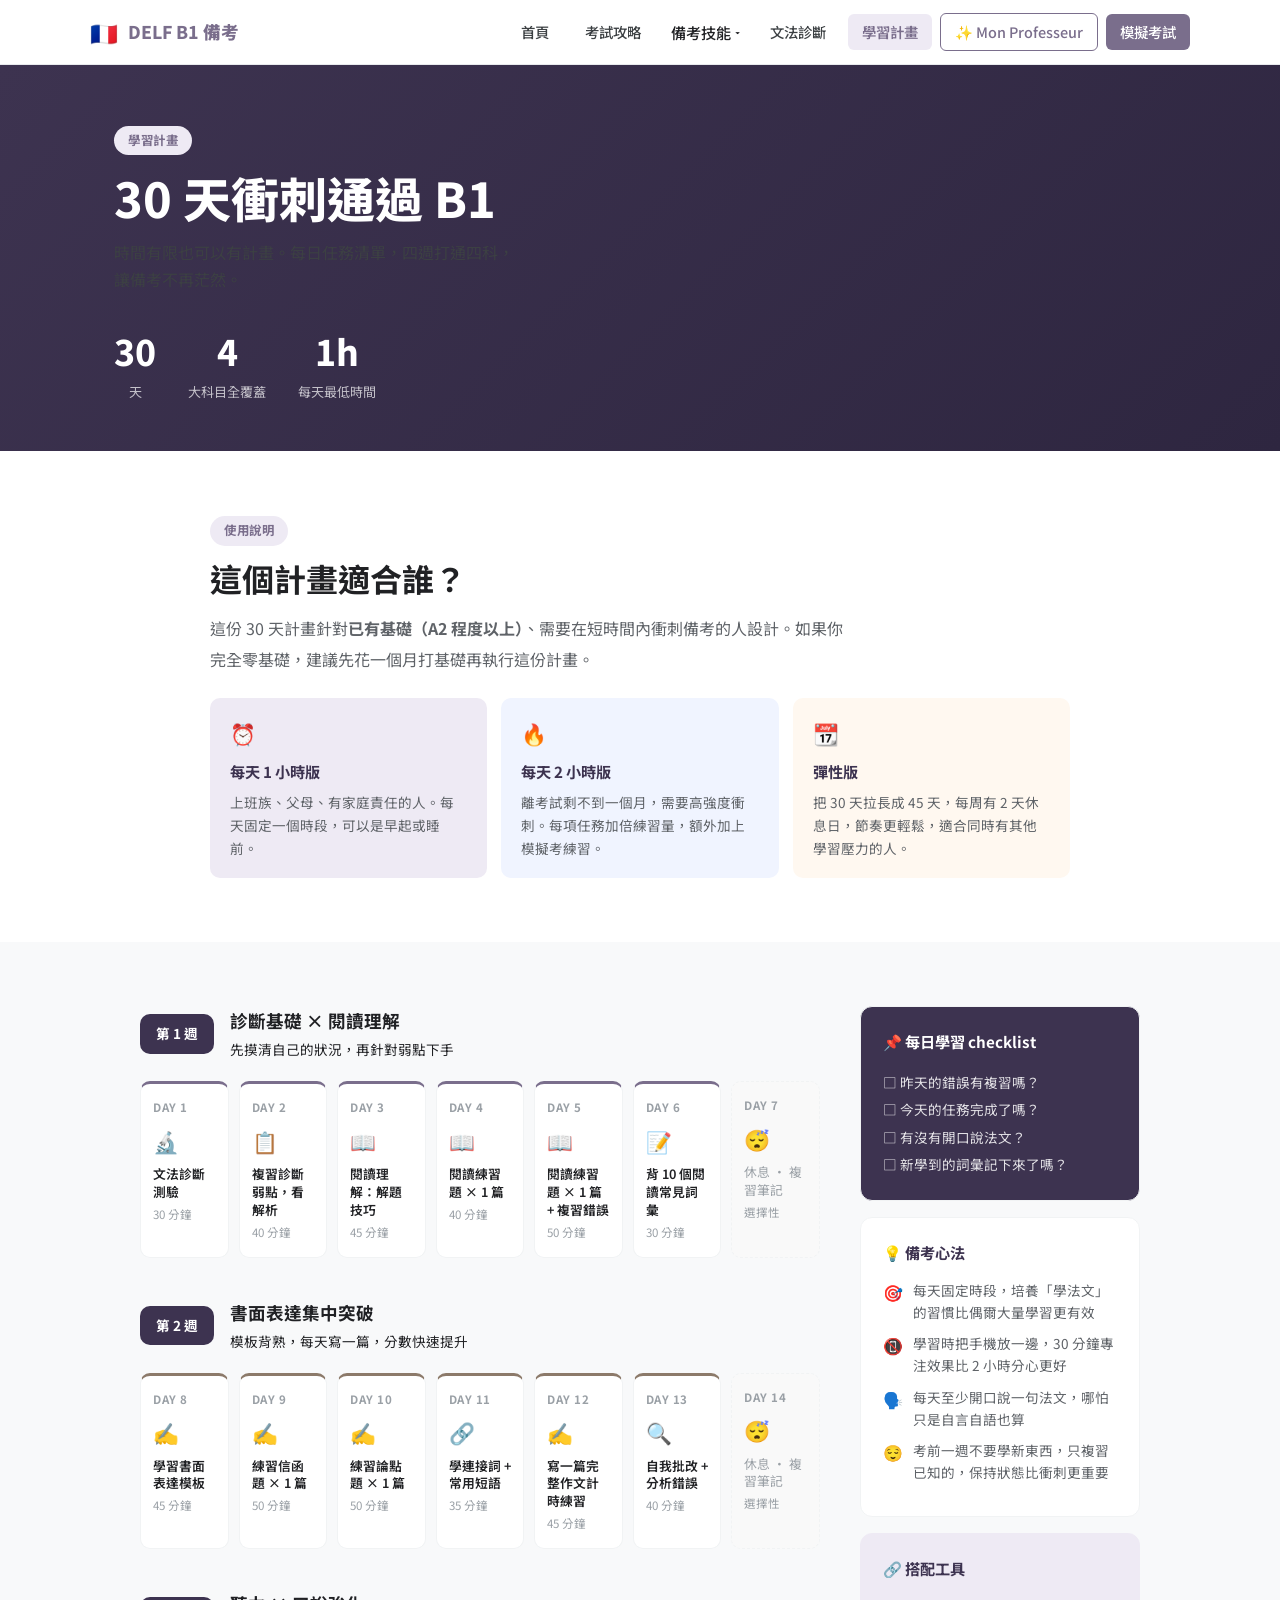
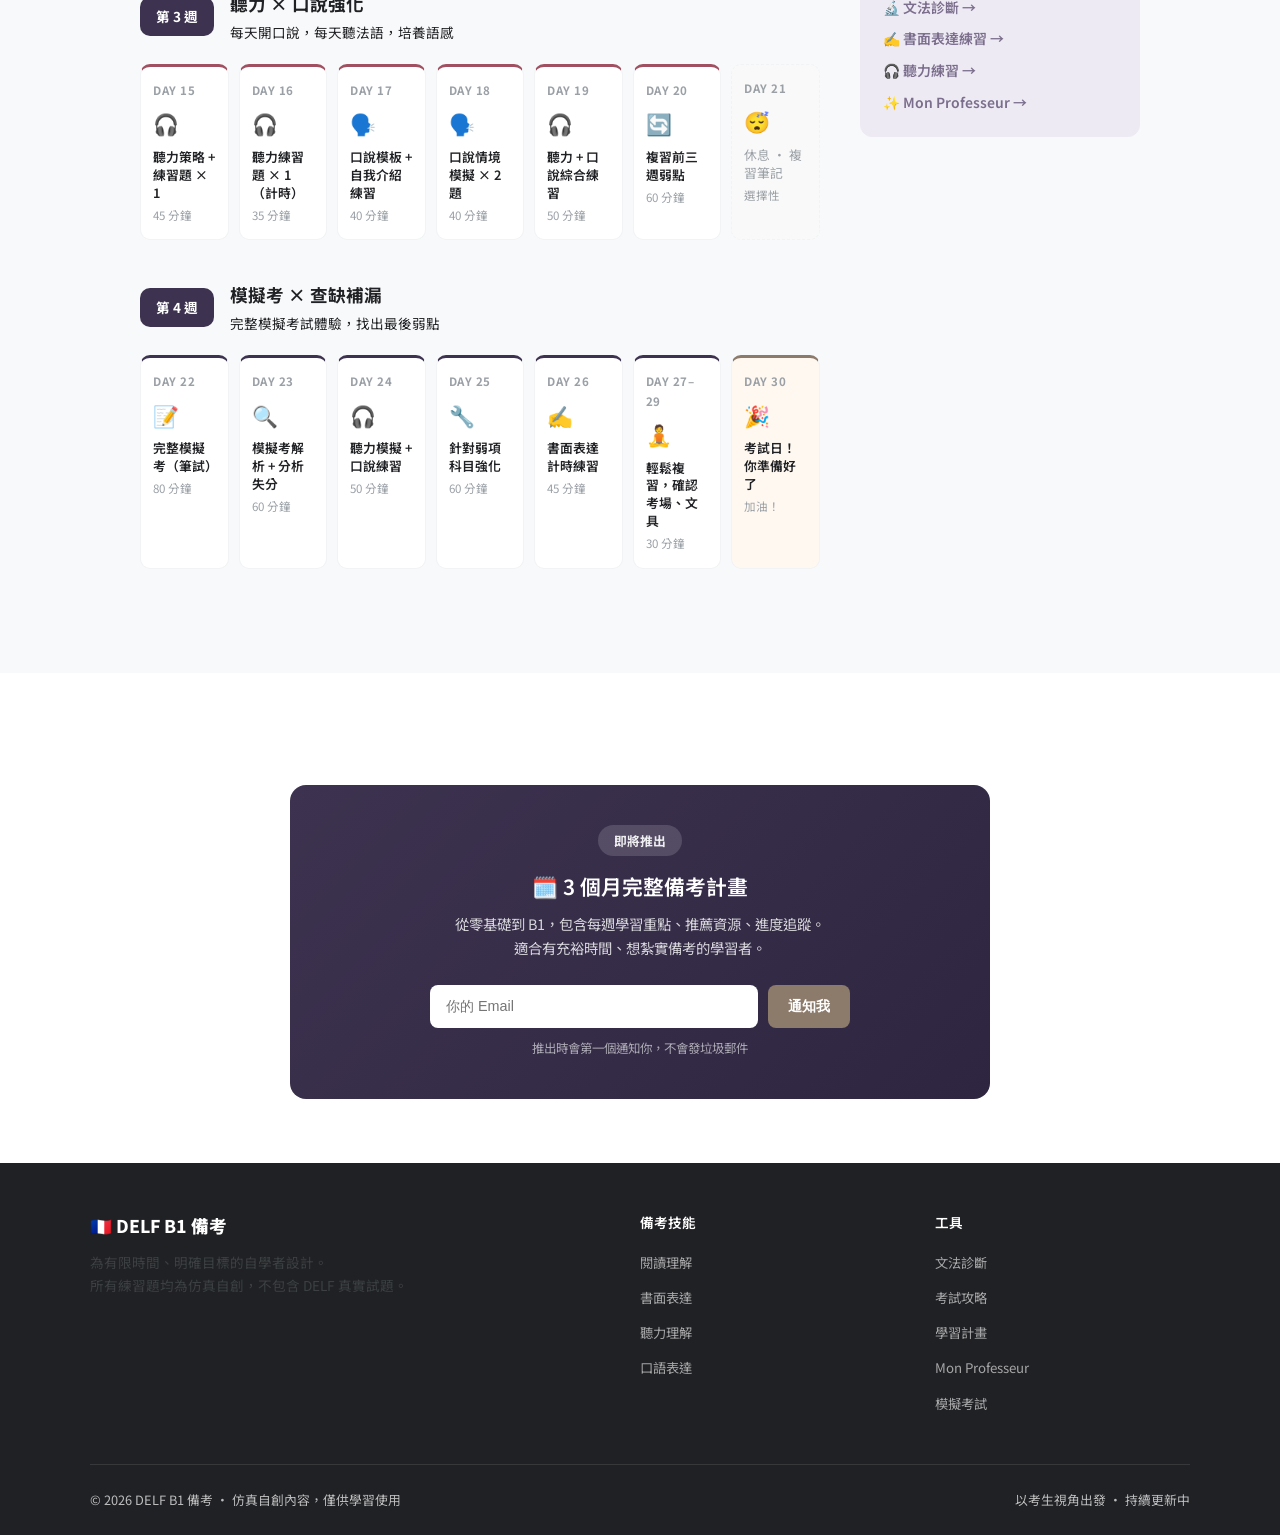
<file: study-plan.html>
<!DOCTYPE html>
<html lang="zh-TW">
<head>
  <meta charset="UTF-8" />
  <meta name="viewport" content="width=device-width, initial-scale=1.0" />
  <meta name="description" content="DELF B1 學習計畫 — 30天衝刺版免費下載，每日任務清單，有效率地通過法語檢定。" />
  <title>學習計畫 · DELF B1 備考</title>
  <link rel="preconnect" href="https://fonts.googleapis.com" />
  <link rel="preconnect" href="https://fonts.gstatic.com" crossorigin />
  <link href="https://fonts.googleapis.com/css2?family=Noto+Sans+TC:wght@400;500;600;700;800&display=swap" rel="stylesheet" />
  <link rel="stylesheet" href="assets/css/style.css" />
  <link rel="stylesheet" href="assets/css/theme-lavender.css" />
  <style>
    /* ---- Study Plan specific ---- */
    .plan-hero-stats { display: flex; gap: 32px; margin-top: 28px; flex-wrap: wrap; }
    .plan-stat { text-align: center; }
    .plan-stat .num { font-size: 2.2rem; font-weight: 800; color: white; }
    .plan-stat .label { font-size: 0.82rem; color: rgba(255,255,255,0.7); }

    /* Plan tabs */
    .plan-tabs { display: flex; gap: 12px; margin: 40px 0 32px; }
    .plan-tab { padding: 10px 24px; border-radius: 30px; border: 2px solid var(--gray-200); background: white; font-weight: 600; font-size: 0.92rem; cursor: pointer; color: var(--gray-600); transition: all 0.2s; }
    .plan-tab.active { background: #7A6E8C; border-color: #7A6E8C; color: white; }

    /* Week cards */
    .week-section { margin-bottom: 40px; }
    .week-header { display: flex; align-items: center; gap: 16px; margin-bottom: 20px; }
    .week-badge { background: #3D3350; color: white; border-radius: 10px; padding: 8px 16px; font-size: 0.85rem; font-weight: 700; white-space: nowrap; }
    .week-title { font-size: 1.1rem; font-weight: 700; color: var(--black); }
    .week-focus { font-size: 0.85rem; color: var(--gray-500); margin-top: 2px; }

    .day-grid { display: grid; grid-template-columns: repeat(7, 1fr); gap: 10px; }
    @media (max-width: 800px) { .day-grid { grid-template-columns: repeat(3, 1fr); } }
    @media (max-width: 480px) { .day-grid { grid-template-columns: repeat(2, 1fr); } }

    .day-card { background: white; border-radius: 10px; padding: 14px 12px; border: 1px solid var(--gray-100); transition: transform 0.15s, box-shadow 0.15s; }
    .day-card:hover { transform: translateY(-2px); box-shadow: 0 4px 16px rgba(0,0,0,0.08); }
    .day-card.rest { background: #f9f9f9; border-style: dashed; }
    .day-num { font-size: 0.72rem; font-weight: 700; color: var(--gray-400); margin-bottom: 6px; text-transform: uppercase; letter-spacing: 0.5px; }
    .day-icon { font-size: 1.3rem; margin-bottom: 6px; }
    .day-task { font-size: 0.8rem; font-weight: 600; color: var(--gray-700); line-height: 1.4; }
    .day-time { font-size: 0.72rem; color: var(--gray-400); margin-top: 4px; }
    .day-card.rest .day-task { color: var(--gray-400); font-weight: 400; }

    /* Color themes per week */
    .week-1 .day-card:not(.rest) { border-top: 3px solid #7A6E8C; }
    .week-2 .day-card:not(.rest) { border-top: 3px solid #8C7A6A; }
    .week-3 .day-card:not(.rest) { border-top: 3px solid #A05060; }
    .week-4 .day-card:not(.rest) { border-top: 3px solid #3D3350; }

    /* Tips sidebar */
    .plan-layout { display: grid; grid-template-columns: 1fr 280px; gap: 40px; max-width: 1000px; margin: 0 auto; }
    @media (max-width: 860px) { .plan-layout { grid-template-columns: 1fr; } }
    .plan-sidebar { position: sticky; top: 80px; align-self: start; }
    .sidebar-card { background: white; border-radius: 12px; padding: 22px; border: 1px solid var(--gray-100); margin-bottom: 16px; }
    .sidebar-card h4 { font-size: 0.95rem; font-weight: 700; margin: 0 0 14px 0; color: #3D3350; }
    .sidebar-tip { display: flex; gap: 10px; margin-bottom: 10px; font-size: 0.85rem; color: var(--gray-600); line-height: 1.6; }
    .sidebar-tip-icon { font-size: 1rem; flex-shrink: 0; }

    /* Level selector */
    .level-selector { display: flex; gap: 10px; flex-wrap: wrap; margin-bottom: 32px; }
    .level-btn { padding: 8px 18px; border-radius: 8px; border: 1.5px solid var(--gray-200); background: white; font-size: 0.88rem; font-weight: 600; cursor: pointer; color: var(--gray-600); transition: all 0.2s; }
    .level-btn.active { background: #EEEAF4; border-color: #7A6E8C; color: #7A6E8C; }

    /* Coming soon */
    .coming-soon-banner { background: linear-gradient(135deg, #3D3350, #2E2640); border-radius: 16px; padding: 40px; text-align: center; color: white; margin-top: 48px; }
    .coming-soon-banner h3 { font-size: 1.3rem; margin-bottom: 10px; }
    .coming-soon-banner p { color: rgba(255,255,255,0.8); font-size: 0.9rem; line-height: 1.7; margin-bottom: 24px; }
    .email-row { display: flex; gap: 10px; max-width: 420px; margin: 0 auto; }
    .email-input { flex: 1; padding: 12px 16px; border-radius: 8px; border: none; font-size: 0.9rem; }
    .email-btn { padding: 12px 20px; background: #8C7A6A; color: white; border: none; border-radius: 8px; font-weight: 700; cursor: pointer; white-space: nowrap; font-size: 0.9rem; transition: background 0.2s; }
    .email-btn:hover { background: #a08070; }
    .email-note { font-size: 0.78rem; color: rgba(255,255,255,0.6); margin-top: 10px; }

    .section-pad { padding: 64px 24px; }
    .section-pad:nth-child(even) { background: var(--gray-50); }
  </style>

  <!-- Google Analytics 4 -->
  <script async src="https://www.googletagmanager.com/gtag/js?id=G-2MVHK1R4G3"></script>
  <script>
    window.dataLayer = window.dataLayer || [];
    function gtag(){dataLayer.push(arguments);}
    gtag('js', new Date());
    gtag('config', 'G-2MVHK1R4G3');
  </script>
</head>
<body>

  <!-- ===== NAVBAR ===== -->
  <nav class="navbar">
    <div class="navbar-inner">
      <a href="index.html" class="navbar-logo">
        <span class="flag">🇫🇷</span>
        <span>DELF B1 備考</span>
      </a>
      <button class="nav-toggle" onclick="toggleNav()" aria-label="選單">
        <span></span><span></span><span></span>
      </button>
      <div class="navbar-links" id="navLinks">
        <a href="index.html">首頁</a>
        <a href="exam-guide.html">考試攻略</a>
        <div class="nav-dropdown">
          <button class="nav-dropdown-toggle" onclick="toggleDropdown(this)">備考技能 <span class="nav-arrow">▾</span></button>
          <div class="nav-dropdown-menu">
            <a href="levels/b1/reading.html">📖 閱讀理解</a>
            <a href="levels/b1/writing.html">✍️ 書面表達</a>
            <a href="levels/b1/listening.html">🎧 聽力理解</a>
            <a href="levels/b1/speaking.html">🗣️ 口語表達</a>
          </div>
        </div>
        <a href="levels/b1/grammar.html">文法診斷</a>
        <a href="study-plan.html" class="active">學習計畫</a>
        <a href="professeur.html" class="navbar-cta-secondary">✨ Mon Professeur</a>
        <a href="levels/b1/mock-exam.html" class="navbar-cta">模擬考試</a>
      </div>
    </div>
  </nav>

  <!-- ===== HERO ===== -->
  <section class="page-hero">
    <div class="container">
      <div class="page-hero-inner">
        <div class="page-hero-text">
          <div class="section-tag" style="margin-bottom:14px;">學習計畫</div>
          <h1>30 天衝刺通過 B1</h1>
          <p>時間有限也可以有計畫。每日任務清單，四週打通四科，<br>讓備考不再茫然。</p>
          <div class="plan-hero-stats">
            <div class="plan-stat">
              <div class="num">30</div>
              <div class="label">天</div>
            </div>
            <div class="plan-stat">
              <div class="num">4</div>
              <div class="label">大科目全覆蓋</div>
            </div>
            <div class="plan-stat">
              <div class="num">1h</div>
              <div class="label">每天最低時間</div>
            </div>
          </div>
        </div>
      </div>
    </div>
  </section>

  <!-- ===== PLAN INTRO ===== -->
  <section class="section-pad">
    <div style="max-width:860px; margin:0 auto;">
      <div class="section-tag" style="margin-bottom:12px;">使用說明</div>
      <h2>這個計畫適合誰？</h2>
      <p style="color:var(--gray-600); line-height:1.9; margin-top:14px; max-width:640px;">這份 30 天計畫針對<strong>已有基礎（A2 程度以上）</strong>、需要在短時間內衝刺備考的人設計。如果你完全零基礎，建議先花一個月打基礎再執行這份計畫。</p>

      <div style="display:flex; gap:14px; margin-top:24px; flex-wrap:wrap;">
        <div style="flex:1; min-width:200px; background:#EEEAF4; border-radius:10px; padding:18px 20px;">
          <div style="font-size:1.3rem; margin-bottom:8px;">⏰</div>
          <div style="font-weight:700; font-size:0.95rem; color:#3D3350; margin-bottom:6px;">每天 1 小時版</div>
          <div style="font-size:0.85rem; color:var(--gray-600); line-height:1.7;">上班族、父母、有家庭責任的人。每天固定一個時段，可以是早起或睡前。</div>
        </div>
        <div style="flex:1; min-width:200px; background:#f0f4ff; border-radius:10px; padding:18px 20px;">
          <div style="font-size:1.3rem; margin-bottom:8px;">🔥</div>
          <div style="font-weight:700; font-size:0.95rem; color:#3D3350; margin-bottom:6px;">每天 2 小時版</div>
          <div style="font-size:0.85rem; color:var(--gray-600); line-height:1.7;">離考試剩不到一個月，需要高強度衝刺。每項任務加倍練習量，額外加上模擬考練習。</div>
        </div>
        <div style="flex:1; min-width:200px; background:#fff8f0; border-radius:10px; padding:18px 20px;">
          <div style="font-size:1.3rem; margin-bottom:8px;">📆</div>
          <div style="font-weight:700; font-size:0.95rem; color:#3D3350; margin-bottom:6px;">彈性版</div>
          <div style="font-size:0.85rem; color:var(--gray-600); line-height:1.7;">把 30 天拉長成 45 天，每周有 2 天休息日，節奏更輕鬆，適合同時有其他學習壓力的人。</div>
        </div>
      </div>
    </div>
  </section>

  <!-- ===== WEEK 1 ===== -->
  <section class="section-pad" style="background:var(--gray-50);">
    <div style="max-width:1000px; margin:0 auto;">
      <div class="plan-layout">
        <div>
          <!-- Week 1 -->
          <div class="week-section week-1">
            <div class="week-header">
              <div class="week-badge">第 1 週</div>
              <div>
                <div class="week-title">診斷基礎 × 閱讀理解</div>
                <div class="week-focus">先摸清自己的狀況，再針對弱點下手</div>
              </div>
            </div>
            <div class="day-grid">
              <div class="day-card">
                <div class="day-num">Day 1</div>
                <div class="day-icon">🔬</div>
                <div class="day-task">文法診斷測驗</div>
                <div class="day-time">30 分鐘</div>
              </div>
              <div class="day-card">
                <div class="day-num">Day 2</div>
                <div class="day-icon">📋</div>
                <div class="day-task">複習診斷弱點，看解析</div>
                <div class="day-time">40 分鐘</div>
              </div>
              <div class="day-card">
                <div class="day-num">Day 3</div>
                <div class="day-icon">📖</div>
                <div class="day-task">閱讀理解：解題技巧</div>
                <div class="day-time">45 分鐘</div>
              </div>
              <div class="day-card">
                <div class="day-num">Day 4</div>
                <div class="day-icon">📖</div>
                <div class="day-task">閱讀練習題 × 1 篇</div>
                <div class="day-time">40 分鐘</div>
              </div>
              <div class="day-card">
                <div class="day-num">Day 5</div>
                <div class="day-icon">📖</div>
                <div class="day-task">閱讀練習題 × 1 篇 + 複習錯誤</div>
                <div class="day-time">50 分鐘</div>
              </div>
              <div class="day-card">
                <div class="day-num">Day 6</div>
                <div class="day-icon">📝</div>
                <div class="day-task">背 10 個閱讀常見詞彙</div>
                <div class="day-time">30 分鐘</div>
              </div>
              <div class="day-card rest">
                <div class="day-num">Day 7</div>
                <div class="day-icon">😴</div>
                <div class="day-task">休息 · 複習筆記</div>
                <div class="day-time">選擇性</div>
              </div>
            </div>
          </div>

          <!-- Week 2 -->
          <div class="week-section week-2" style="margin-top:36px;">
            <div class="week-header">
              <div class="week-badge">第 2 週</div>
              <div>
                <div class="week-title">書面表達集中突破</div>
                <div class="week-focus">模板背熟，每天寫一篇，分數快速提升</div>
              </div>
            </div>
            <div class="day-grid">
              <div class="day-card">
                <div class="day-num">Day 8</div>
                <div class="day-icon">✍️</div>
                <div class="day-task">學習書面表達模板</div>
                <div class="day-time">45 分鐘</div>
              </div>
              <div class="day-card">
                <div class="day-num">Day 9</div>
                <div class="day-icon">✍️</div>
                <div class="day-task">練習信函題 × 1 篇</div>
                <div class="day-time">50 分鐘</div>
              </div>
              <div class="day-card">
                <div class="day-num">Day 10</div>
                <div class="day-icon">✍️</div>
                <div class="day-task">練習論點題 × 1 篇</div>
                <div class="day-time">50 分鐘</div>
              </div>
              <div class="day-card">
                <div class="day-num">Day 11</div>
                <div class="day-icon">🔗</div>
                <div class="day-task">學連接詞 + 常用短語</div>
                <div class="day-time">35 分鐘</div>
              </div>
              <div class="day-card">
                <div class="day-num">Day 12</div>
                <div class="day-icon">✍️</div>
                <div class="day-task">寫一篇完整作文計時練習</div>
                <div class="day-time">45 分鐘</div>
              </div>
              <div class="day-card">
                <div class="day-num">Day 13</div>
                <div class="day-icon">🔍</div>
                <div class="day-task">自我批改 + 分析錯誤</div>
                <div class="day-time">40 分鐘</div>
              </div>
              <div class="day-card rest">
                <div class="day-num">Day 14</div>
                <div class="day-icon">😴</div>
                <div class="day-task">休息 · 複習筆記</div>
                <div class="day-time">選擇性</div>
              </div>
            </div>
          </div>

          <!-- Week 3 -->
          <div class="week-section week-3" style="margin-top:36px;">
            <div class="week-header">
              <div class="week-badge">第 3 週</div>
              <div>
                <div class="week-title">聽力 × 口說強化</div>
                <div class="week-focus">每天開口說，每天聽法語，培養語感</div>
              </div>
            </div>
            <div class="day-grid">
              <div class="day-card">
                <div class="day-num">Day 15</div>
                <div class="day-icon">🎧</div>
                <div class="day-task">聽力策略 + 練習題 × 1</div>
                <div class="day-time">45 分鐘</div>
              </div>
              <div class="day-card">
                <div class="day-num">Day 16</div>
                <div class="day-icon">🎧</div>
                <div class="day-task">聽力練習題 × 1（計時）</div>
                <div class="day-time">35 分鐘</div>
              </div>
              <div class="day-card">
                <div class="day-num">Day 17</div>
                <div class="day-icon">🗣️</div>
                <div class="day-task">口說模板 + 自我介紹練習</div>
                <div class="day-time">40 分鐘</div>
              </div>
              <div class="day-card">
                <div class="day-num">Day 18</div>
                <div class="day-icon">🗣️</div>
                <div class="day-task">口說情境模擬 × 2 題</div>
                <div class="day-time">40 分鐘</div>
              </div>
              <div class="day-card">
                <div class="day-num">Day 19</div>
                <div class="day-icon">🎧</div>
                <div class="day-task">聽力 + 口說綜合練習</div>
                <div class="day-time">50 分鐘</div>
              </div>
              <div class="day-card">
                <div class="day-num">Day 20</div>
                <div class="day-icon">🔄</div>
                <div class="day-task">複習前三週弱點</div>
                <div class="day-time">60 分鐘</div>
              </div>
              <div class="day-card rest">
                <div class="day-num">Day 21</div>
                <div class="day-icon">😴</div>
                <div class="day-task">休息 · 複習筆記</div>
                <div class="day-time">選擇性</div>
              </div>
            </div>
          </div>

          <!-- Week 4 -->
          <div class="week-section week-4" style="margin-top:36px;">
            <div class="week-header">
              <div class="week-badge">第 4 週</div>
              <div>
                <div class="week-title">模擬考 × 查缺補漏</div>
                <div class="week-focus">完整模擬考試體驗，找出最後弱點</div>
              </div>
            </div>
            <div class="day-grid">
              <div class="day-card">
                <div class="day-num">Day 22</div>
                <div class="day-icon">📝</div>
                <div class="day-task">完整模擬考（筆試）</div>
                <div class="day-time">80 分鐘</div>
              </div>
              <div class="day-card">
                <div class="day-num">Day 23</div>
                <div class="day-icon">🔍</div>
                <div class="day-task">模擬考解析 + 分析失分</div>
                <div class="day-time">60 分鐘</div>
              </div>
              <div class="day-card">
                <div class="day-num">Day 24</div>
                <div class="day-icon">🎧</div>
                <div class="day-task">聽力模擬 + 口說練習</div>
                <div class="day-time">50 分鐘</div>
              </div>
              <div class="day-card">
                <div class="day-num">Day 25</div>
                <div class="day-icon">🔧</div>
                <div class="day-task">針對弱項科目強化</div>
                <div class="day-time">60 分鐘</div>
              </div>
              <div class="day-card">
                <div class="day-num">Day 26</div>
                <div class="day-icon">✍️</div>
                <div class="day-task">書面表達計時練習</div>
                <div class="day-time">45 分鐘</div>
              </div>
              <div class="day-card">
                <div class="day-num">Day 27–29</div>
                <div class="day-icon">🧘</div>
                <div class="day-task">輕鬆複習，確認考場、文具</div>
                <div class="day-time">30 分鐘</div>
              </div>
              <div class="day-card" style="border-top: 3px solid #8C7A6A; background:#FFF8F0;">
                <div class="day-num">Day 30</div>
                <div class="day-icon">🎉</div>
                <div class="day-task">考試日！你準備好了</div>
                <div class="day-time">加油！</div>
              </div>
            </div>
          </div>
        </div>

        <!-- Sidebar -->
        <div class="plan-sidebar">
          <div class="sidebar-card" style="background: #3D3350; color: white;">
            <h4 style="color:white; margin-bottom:14px;">📌 每日學習 checklist</h4>
            <div style="font-size:0.85rem; color:rgba(255,255,255,0.85); line-height:2.0;">
              <div>□ 昨天的錯誤有複習嗎？</div>
              <div>□ 今天的任務完成了嗎？</div>
              <div>□ 有沒有開口說法文？</div>
              <div>□ 新學到的詞彙記下來了嗎？</div>
            </div>
          </div>

          <div class="sidebar-card">
            <h4>💡 備考心法</h4>
            <div class="sidebar-tip">
              <span class="sidebar-tip-icon">🎯</span>
              <span>每天固定時段，培養「學法文」的習慣比偶爾大量學習更有效</span>
            </div>
            <div class="sidebar-tip">
              <span class="sidebar-tip-icon">📵</span>
              <span>學習時把手機放一邊，30 分鐘專注效果比 2 小時分心更好</span>
            </div>
            <div class="sidebar-tip">
              <span class="sidebar-tip-icon">🗣️</span>
              <span>每天至少開口說一句法文，哪怕只是自言自語也算</span>
            </div>
            <div class="sidebar-tip">
              <span class="sidebar-tip-icon">😌</span>
              <span>考前一週不要學新東西，只複習已知的，保持狀態比衝刺更重要</span>
            </div>
          </div>

          <div class="sidebar-card" style="background:#EEEAF4; border-color:#EEEAF4;">
            <h4>🔗 搭配工具</h4>
            <div style="display:flex; flex-direction:column; gap:8px; margin-top:4px;">
              <a href="levels/b1/grammar.html" style="display:flex; align-items:center; gap:8px; font-size:0.87rem; color:#7A6E8C; font-weight:600; text-decoration:none;">
                🔬 文法診斷 →
              </a>
              <a href="levels/b1/writing.html" style="display:flex; align-items:center; gap:8px; font-size:0.87rem; color:#7A6E8C; font-weight:600; text-decoration:none;">
                ✍️ 書面表達練習 →
              </a>
              <a href="levels/b1/listening.html" style="display:flex; align-items:center; gap:8px; font-size:0.87rem; color:#7A6E8C; font-weight:600; text-decoration:none;">
                🎧 聽力練習 →
              </a>
              <a href="professeur.html" style="display:flex; align-items:center; gap:8px; font-size:0.87rem; color:#7A6E8C; font-weight:600; text-decoration:none;">
                ✨ Mon Professeur →
              </a>
            </div>
          </div>
        </div>
      </div>
    </div>
  </section>

  <!-- ===== COMING SOON ===== -->
  <section class="section-pad">
    <div style="max-width:700px; margin:0 auto;">
      <div class="coming-soon-banner">
        <div style="display:inline-block; background:rgba(255,255,255,0.15); border-radius:20px; padding:5px 16px; font-size:0.8rem; font-weight:700; margin-bottom:16px; color:rgba(255,255,255,0.9);">即將推出</div>
        <h3>🗓️ 3 個月完整備考計畫</h3>
        <p>從零基礎到 B1，包含每週學習重點、推薦資源、進度追蹤。<br>適合有充裕時間、想紮實備考的學習者。</p>
        <div class="email-row">
          <input class="email-input" type="email" id="notifyEmail" placeholder="你的 Email" />
          <button class="email-btn" onclick="subscribeNotify()">通知我</button>
        </div>
        <div class="email-note">推出時會第一個通知你，不會發垃圾郵件</div>
        <div id="notifyMsg" style="margin-top:10px; font-size:0.85rem; color:rgba(255,255,255,0.9); display:none;"></div>
      </div>
    </div>
  </section>

  <!-- ===== FOOTER ===== -->
  <footer class="footer">
    <div class="footer-inner">
      <div class="footer-brand">
        <div class="logo">🇫🇷 DELF B1 備考</div>
        <p>為有限時間、明確目標的自學者設計。<br>所有練習題均為仿真自創，不包含 DELF 真實試題。</p>
      </div>
      <div class="footer-col">
        <h4>備考技能</h4>
        <ul>
          <li><a href="levels/b1/reading.html">閱讀理解</a></li>
          <li><a href="levels/b1/writing.html">書面表達</a></li>
          <li><a href="levels/b1/listening.html">聽力理解</a></li>
          <li><a href="levels/b1/speaking.html">口語表達</a></li>
        </ul>
      </div>
      <div class="footer-col">
        <h4>工具</h4>
        <ul>
          <li><a href="levels/b1/grammar.html">文法診斷</a></li>
          <li><a href="exam-guide.html">考試攻略</a></li>
          <li><a href="study-plan.html">學習計畫</a></li>
          <li><a href="professeur.html">Mon Professeur</a></li>
          <li><a href="levels/b1/mock-exam.html">模擬考試</a></li>
        </ul>
      </div>
    </div>
    <div class="footer-bottom">
      <span>© 2026 DELF B1 備考 · 仿真自創內容，僅供學習使用</span>
      <span>以考生視角出發 · 持續更新中</span>
    </div>
  </footer>

  <script>
    function toggleNav() { document.getElementById('navLinks').classList.toggle('open'); }
    function toggleDropdown(btn) {
      const dd = btn.closest('.nav-dropdown');
      const isOpen = dd.classList.contains('open');
      document.querySelectorAll('.nav-dropdown.open').forEach(d => d.classList.remove('open'));
      if (!isOpen) dd.classList.add('open');
    }
    document.addEventListener('click', function(e) {
      if (!e.target.closest('.nav-dropdown')) {
        document.querySelectorAll('.nav-dropdown.open').forEach(d => d.classList.remove('open'));
      }
    });

    function subscribeNotify() {
      const email = document.getElementById('notifyEmail').value.trim();
      const msg = document.getElementById('notifyMsg');
      if (!email || !email.includes('@')) {
        msg.style.display = 'block';
        msg.textContent = '請輸入有效的 Email 地址。';
        return;
      }
      // GA4 event
      if (typeof gtag === 'function') {
        gtag('event', 'study_plan_notify', { email_domain: email.split('@')[1] });
      }
      msg.style.display = 'block';
      msg.textContent = '✅ 收到！完整計畫推出時會通知你。';
      document.getElementById('notifyEmail').value = '';
    }
  </script>
</body>
</html>
</file>
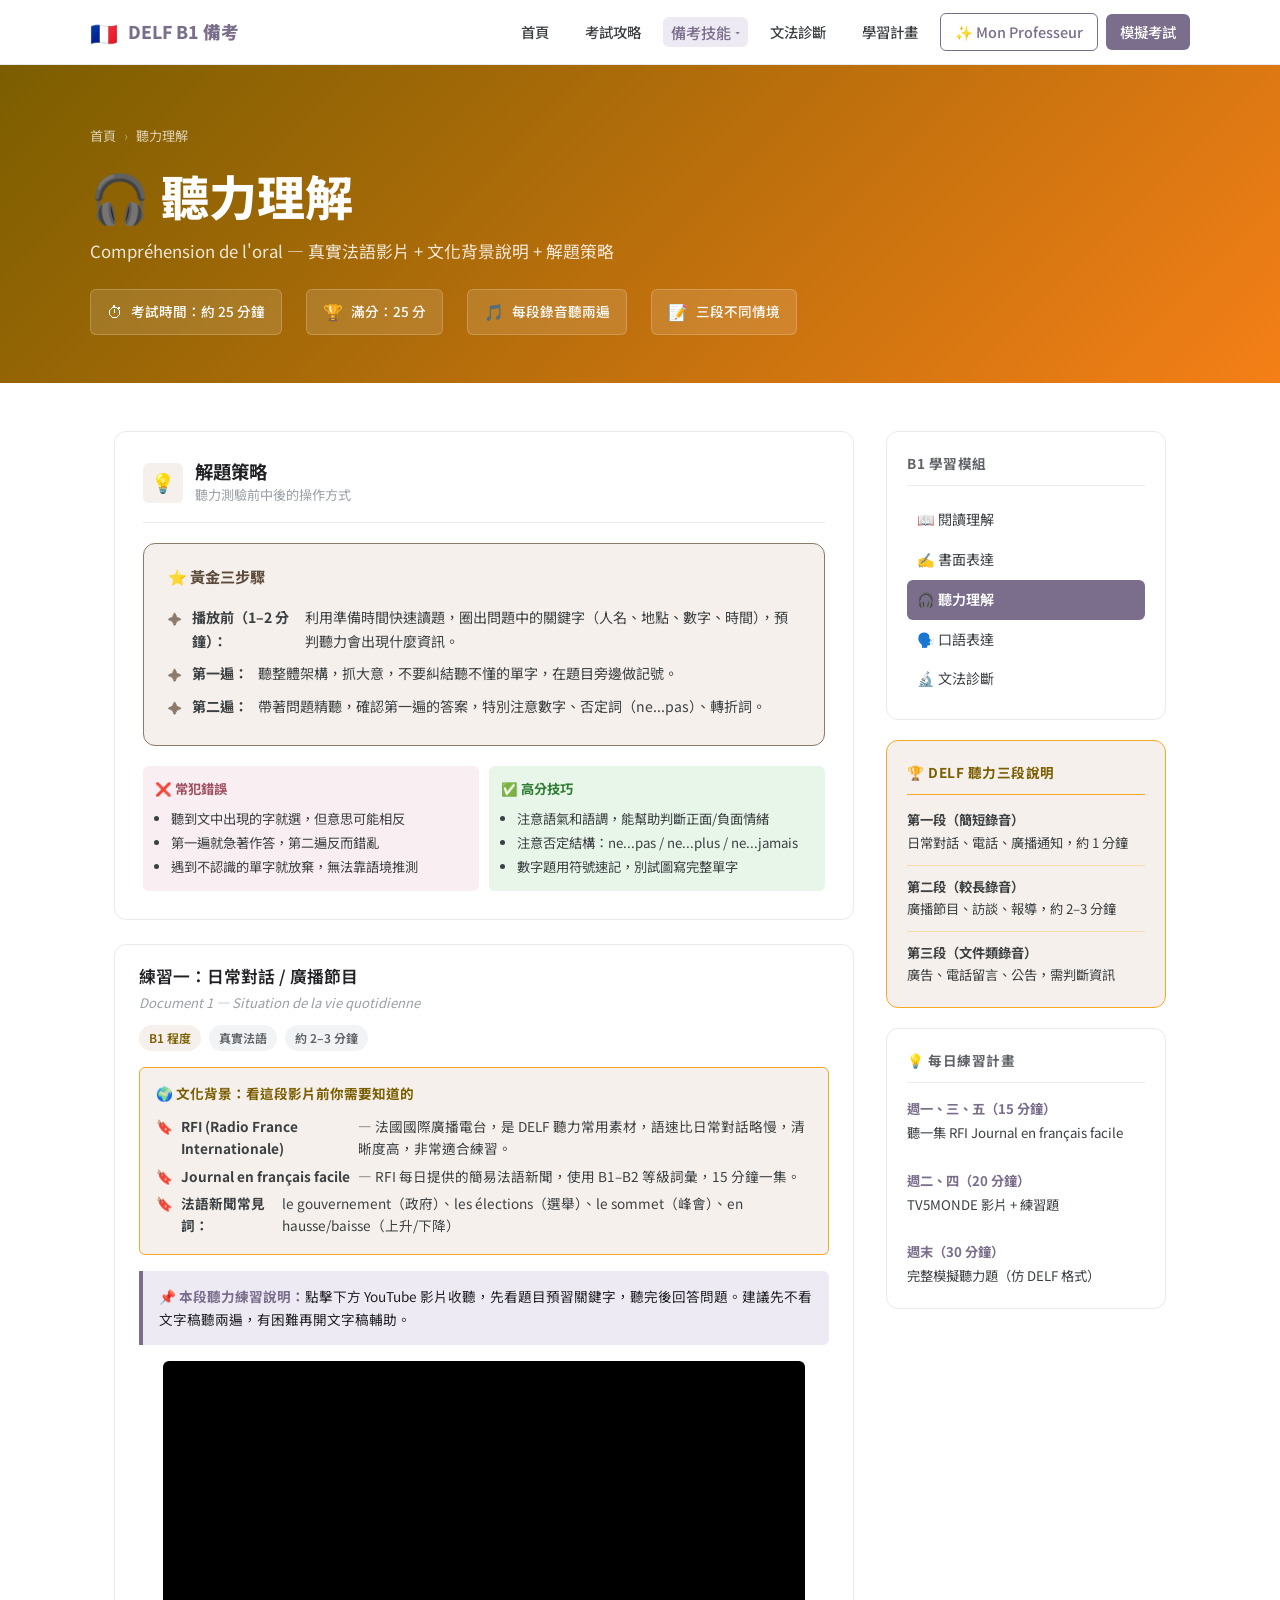
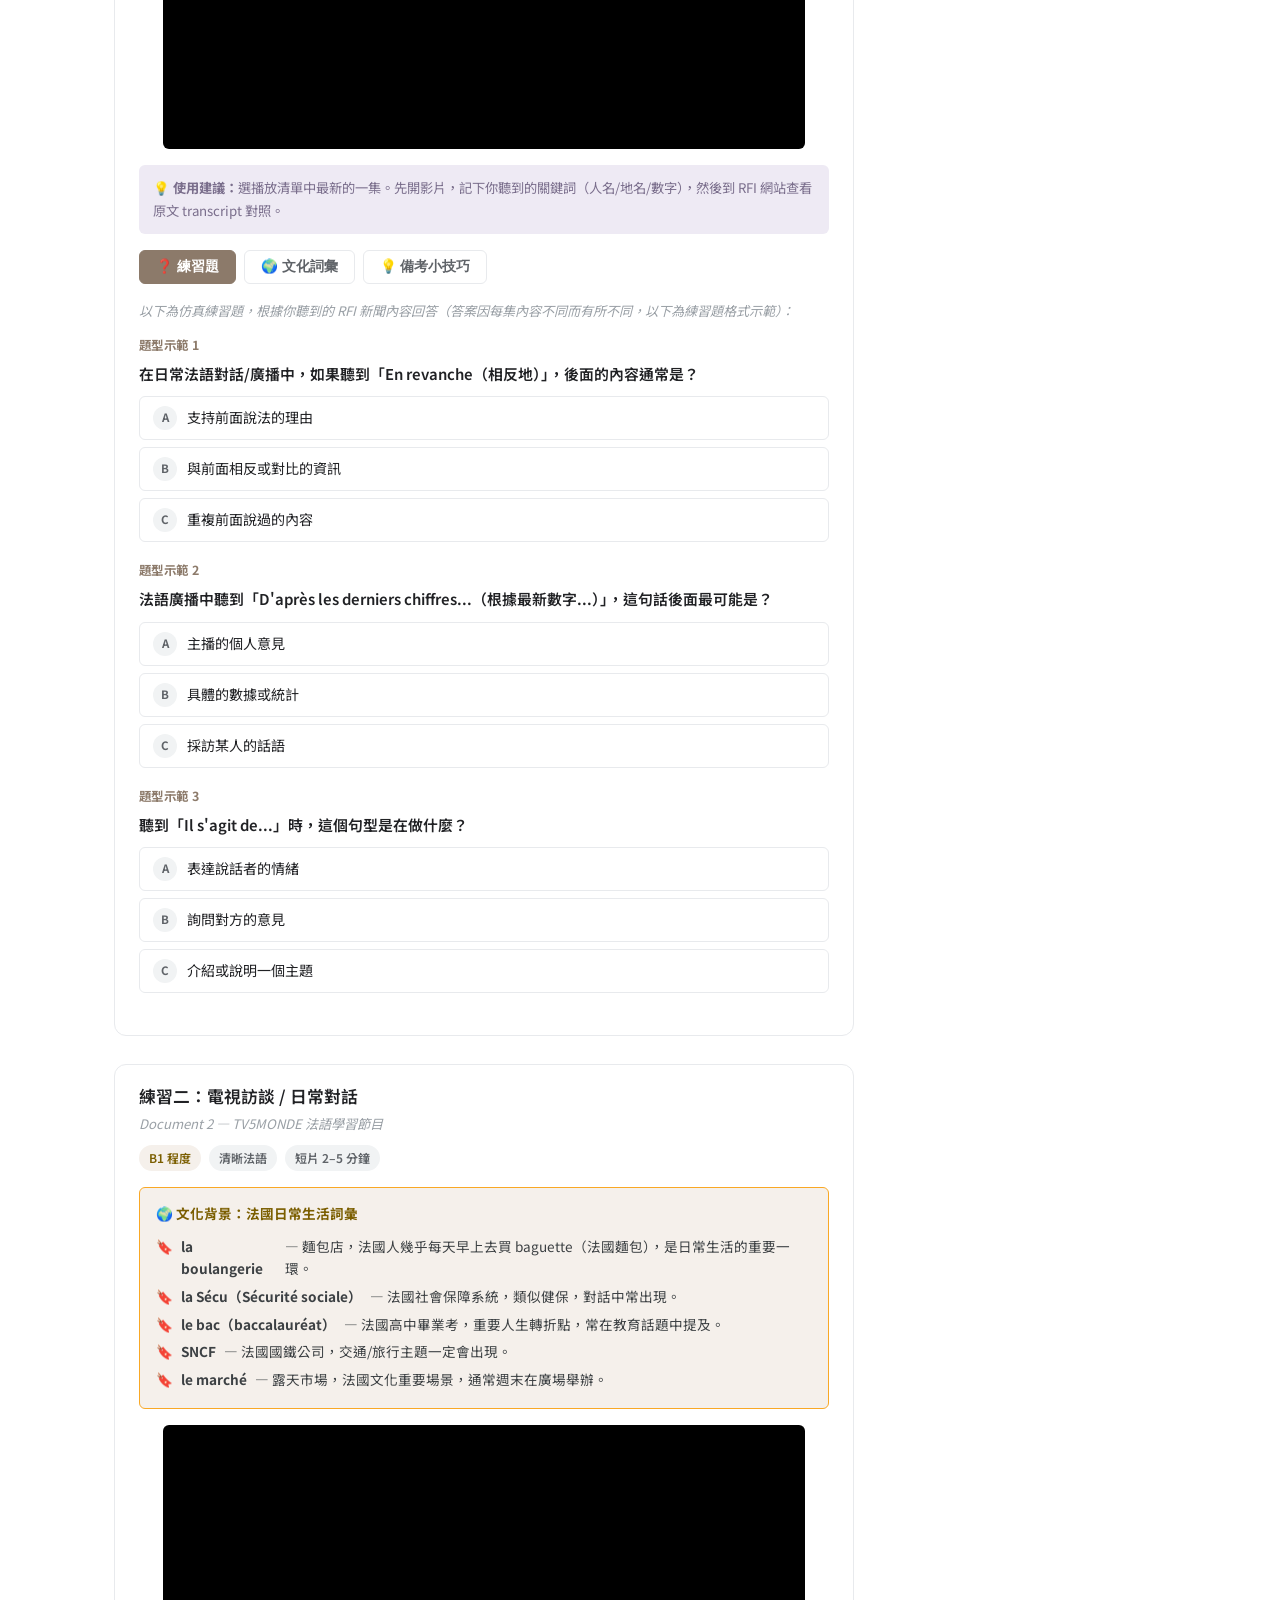
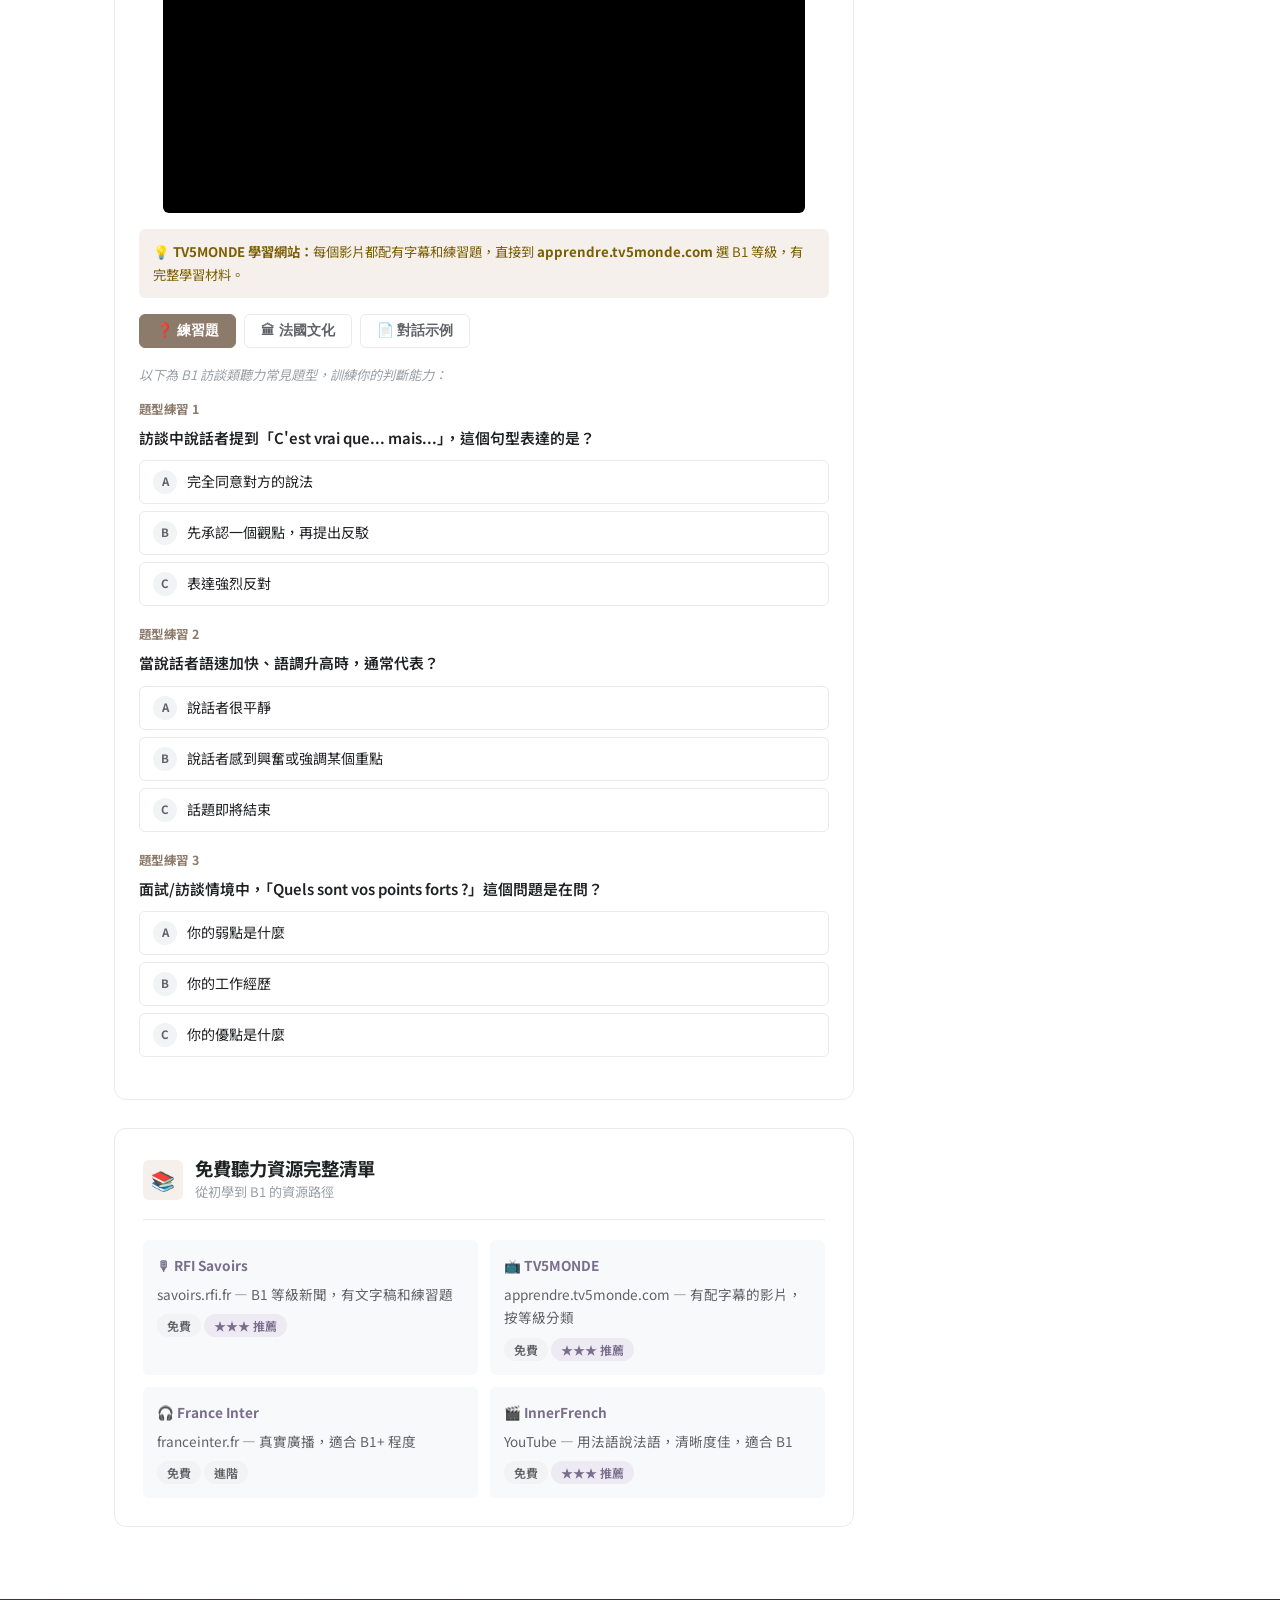
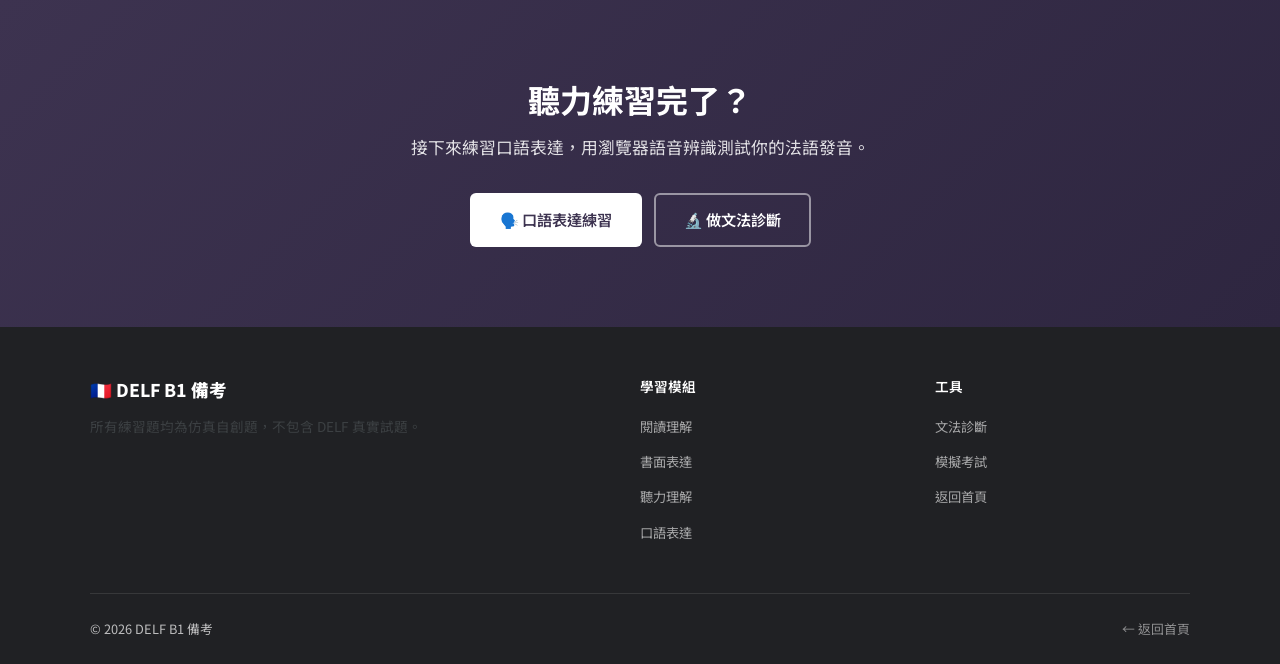
<file: levels/b1/listening.html>
<!DOCTYPE html>
<html lang="zh-TW">
<head>
  <meta charset="UTF-8" />
  <meta name="viewport" content="width=device-width, initial-scale=1.0" />
  <meta name="description" content="DELF B1 聽力理解練習 — 真實法語影片練習、文化背景說明、解題策略，有效備考法語檢定。" />
  <title>聽力理解 · DELF B1 備考</title>
  <link rel="preconnect" href="https://fonts.googleapis.com" />
  <link rel="preconnect" href="https://fonts.gstatic.com" crossorigin />
  <link href="https://fonts.googleapis.com/css2?family=Noto+Sans+TC:wght@400;500;600;700;800&display=swap" rel="stylesheet" />
  <link rel="stylesheet" href="../../assets/css/style.css" />
  <link rel="stylesheet" href="../../assets/css/theme-lavender.css" />
  <style>
    .video-card {
      background: var(--white);
      border: 1px solid var(--gray-200);
      border-radius: var(--radius-md);
      overflow: hidden;
      margin-bottom: 28px;
    }
    .video-header {
      padding: 20px 24px 0;
      display: flex;
      align-items: flex-start;
      justify-content: space-between;
      gap: 12px;
      flex-wrap: wrap;
    }
    .video-header h3 { font-size: 1.05rem; margin-bottom: 4px; }
    .video-header .fr-title { font-size: 0.82rem; color: var(--gray-400); font-style: italic; margin-bottom: 10px; }
    .level-tag {
      display: inline-block;
      padding: 3px 10px;
      border-radius: 100px;
      font-size: 0.72rem;
      font-weight: 700;
      background: var(--gold-light);
      color: #7B5E00;
      flex-shrink: 0;
    }
    .video-embed-wrap {
      position: relative;
      padding-bottom: 56.25%;
      height: 0;
      overflow: hidden;
      margin: 16px 24px;
      border-radius: var(--radius-sm);
      background: #000;
    }
    .video-embed-wrap iframe {
      position: absolute;
      top: 0; left: 0;
      width: 100%; height: 100%;
      border: none;
    }
    .video-body { padding: 0 24px 24px; }

    .culture-note {
      background: var(--gold-light);
      border: 1px solid #F9A825;
      border-radius: var(--radius-sm);
      padding: 14px 16px;
      margin-bottom: 16px;
      font-size: 0.85rem;
    }
    .culture-note .cn-title {
      font-weight: 700;
      color: #7B5E00;
      margin-bottom: 8px;
      display: flex;
      align-items: center;
      gap: 6px;
    }
    .culture-note ul { list-style: none; }
    .culture-note ul li {
      display: flex;
      gap: 8px;
      padding: 3px 0;
      color: var(--gray-800);
      line-height: 1.6;
    }
    .culture-note ul li::before { content: "🔖"; flex-shrink: 0; }

    .listen-strategy {
      background: var(--blue-light);
      border-left: 4px solid var(--blue);
      border-radius: 0 var(--radius-sm) var(--radius-sm) 0;
      padding: 14px 16px;
      margin-bottom: 16px;
      font-size: 0.85rem;
    }
    .listen-strategy strong { color: var(--blue); }

    .listen-q { margin-bottom: 18px; }
    .listen-q-num { font-size: 0.78rem; font-weight: 700; color: var(--gold); text-transform: uppercase; letter-spacing: 0.4px; margin-bottom: 5px; }
    .listen-q-text { font-weight: 600; font-size: 0.93rem; margin-bottom: 10px; }
    .listen-opts { display: flex; flex-direction: column; gap: 7px; }
    .listen-opt {
      display: flex;
      align-items: center;
      gap: 10px;
      padding: 9px 13px;
      border: 1.5px solid var(--gray-200);
      border-radius: var(--radius-sm);
      cursor: pointer;
      font-size: 0.88rem;
      transition: all 0.15s;
    }
    .listen-opt:hover { border-color: var(--gold); background: var(--gold-light); }
    .listen-opt.correct { border-color: #2E7D32; background: #E8F5E9; }
    .listen-opt.wrong   { border-color: var(--red); background: var(--red-light); }
    .opt-letter { width: 24px; height: 24px; border-radius: 50%; background: var(--gray-100); color: var(--gray-600); font-size: 0.72rem; font-weight: 700; display: flex; align-items: center; justify-content: center; flex-shrink: 0; }
    .listen-opt.correct .opt-letter { background: #2E7D32; color: #fff; }
    .listen-opt.wrong   .opt-letter { background: var(--red);  color: #fff; }

    .vocab-pill {
      display: inline-block;
      background: var(--gray-100);
      border-radius: 100px;
      padding: 4px 12px;
      font-size: 0.78rem;
      margin: 3px;
      cursor: pointer;
      transition: background 0.15s;
    }
    .vocab-pill:hover { background: var(--blue-light); color: var(--blue); }
    .vocab-tooltip {
      display: none;
      position: fixed;
      background: var(--black);
      color: #fff;
      padding: 6px 12px;
      border-radius: var(--radius-sm);
      font-size: 0.8rem;
      z-index: 9999;
      pointer-events: none;
      max-width: 200px;
    }

    .tab-buttons { display: flex; gap: 8px; margin-bottom: 16px; flex-wrap: wrap; }
    .tab-btn {
      padding: 7px 16px;
      border: 1.5px solid var(--gray-200);
      border-radius: var(--radius-sm);
      font-size: 0.85rem;
      font-weight: 600;
      cursor: pointer;
      background: var(--white);
      color: var(--gray-600);
      transition: all 0.15s;
    }
    .tab-btn.active { background: var(--gold); border-color: var(--gold); color: var(--white); }
    .tab-content { display: none; }
    .tab-content.active { display: block; }

    .transcript-box {
      background: var(--gray-50);
      border: 1px solid var(--gray-200);
      border-radius: var(--radius-sm);
      padding: 18px;
      font-size: 0.88rem;
      line-height: 2;
      max-height: 300px;
      overflow-y: auto;
    }
    .transcript-box .tr-speaker { font-weight: 700; color: var(--blue); }
  </style>

  <!-- Google Analytics 4 — 換成你的 Measurement ID (G-2MVHK1R4G3) -->
  <script async src="https://www.googletagmanager.com/gtag/js?id=G-2MVHK1R4G3"></script>
  <script>
    window.dataLayer = window.dataLayer || [];
    function gtag(){dataLayer.push(arguments);}
    gtag('js', new Date());
    gtag('config', 'G-2MVHK1R4G3');
  </script>
</head>
<body>

  <nav class="navbar">
    <div class="navbar-inner">
      <a href="../../index.html" class="navbar-logo"><span class="flag">🇫🇷</span><span>DELF B1 備考</span></a>
      <button class="nav-toggle" onclick="toggleNav()"><span></span><span></span><span></span></button>
      <div class="navbar-links" id="navLinks">
        <a href="../../index.html">首頁</a>
        <a href="../../exam-guide.html">考試攻略</a>
        <div class="nav-dropdown">
          <button class="nav-dropdown-toggle active" onclick="toggleDropdown(this)">備考技能 <span class="nav-arrow">▾</span></button>
          <div class="nav-dropdown-menu">
            <a href="reading.html">📖 閱讀理解</a>
            <a href="writing.html">✍️ 書面表達</a>
            <a href="listening.html" class="active">🎧 聽力理解</a>
            <a href="speaking.html">🗣️ 口語表達</a>
          </div>
        </div>
        <a href="grammar.html">文法診斷</a>
        <a href="../../study-plan.html">學習計畫</a>
        <a href="../../professeur.html" class="navbar-cta-secondary">✨ Mon Professeur</a>
        <a href="mock-exam.html" class="navbar-cta">模擬考試</a>
      </div>
    </div>
  </nav>

  <!-- PAGE HERO -->
  <div class="page-hero" style="background:linear-gradient(135deg,#7B5E00,#F57F17);">
    <div class="page-hero-inner">
      <div class="breadcrumb">
        <a href="../../index.html">首頁</a><span class="sep">›</span><span>聽力理解</span>
      </div>
      <h1>🎧 聽力理解</h1>
      <p class="subtitle">Compréhension de l'oral — 真實法語影片 + 文化背景說明 + 解題策略</p>
      <div class="page-hero-meta">
        <div class="hero-meta-item"><span class="icon">⏱</span> 考試時間：約 25 分鐘</div>
        <div class="hero-meta-item"><span class="icon">🏆</span> 滿分：25 分</div>
        <div class="hero-meta-item"><span class="icon">🎵</span> 每段錄音聽兩遍</div>
        <div class="hero-meta-item"><span class="icon">📝</span> 三段不同情境</div>
      </div>
    </div>
  </div>

  <div class="content-layout">
    <main class="content-main">

      <!-- 解題策略 -->
      <div class="content-block">
        <div class="block-header">
          <div class="block-icon" style="background:var(--gold-light);">💡</div>
          <div><h2>解題策略</h2><div class="subtitle">聽力測驗前中後的操作方式</div></div>
        </div>
        <div class="strategy-box">
          <div class="strategy-title">⭐ 黃金三步驟</div>
          <ul class="strategy-list">
            <li><strong>播放前（1–2 分鐘）：</strong>利用準備時間快速讀題，圈出問題中的關鍵字（人名、地點、數字、時間），預判聽力會出現什麼資訊。</li>
            <li><strong>第一遍：</strong>聽整體架構，抓大意，不要糾結聽不懂的單字，在題目旁邊做記號。</li>
            <li><strong>第二遍：</strong>帶著問題精聽，確認第一遍的答案，特別注意數字、否定詞（ne...pas）、轉折詞。</li>
          </ul>
        </div>
        <div style="display:grid;grid-template-columns:1fr 1fr;gap:10px;margin-top:4px;">
          <div style="background:var(--red-light);border-radius:var(--radius-sm);padding:12px;font-size:0.83rem;">
            <strong style="color:var(--red);">❌ 常犯錯誤</strong>
            <ul style="list-style:disc;padding-left:16px;margin-top:6px;color:var(--gray-800);line-height:1.8;">
              <li>聽到文中出現的字就選，但意思可能相反</li>
              <li>第一遍就急著作答，第二遍反而錯亂</li>
              <li>遇到不認識的單字就放棄，無法靠語境推測</li>
            </ul>
          </div>
          <div style="background:#E8F5E9;border-radius:var(--radius-sm);padding:12px;font-size:0.83rem;">
            <strong style="color:#2E7D32;">✅ 高分技巧</strong>
            <ul style="list-style:disc;padding-left:16px;margin-top:6px;color:var(--gray-800);line-height:1.8;">
              <li>注意語氣和語調，能幫助判斷正面/負面情緒</li>
              <li>注意否定結構：ne...pas / ne...plus / ne...jamais</li>
              <li>數字題用符號速記，別試圖寫完整單字</li>
            </ul>
          </div>
        </div>
      </div>

      <!-- 練習 1 — 日常對話 -->
      <div class="video-card">
        <div class="video-header">
          <div>
            <h3>練習一：日常對話 / 廣播節目</h3>
            <div class="fr-title">Document 1 — Situation de la vie quotidienne</div>
            <div style="display:flex;gap:8px;flex-wrap:wrap;">
              <span class="meta-tag gold">B1 程度</span>
              <span class="meta-tag">真實法語</span>
              <span class="meta-tag">約 2–3 分鐘</span>
            </div>
          </div>
        </div>

        <div class="video-body" style="padding-top:16px;">

          <div class="culture-note">
            <div class="cn-title">🌍 文化背景：看這段影片前你需要知道的</div>
            <ul>
              <li><strong>RFI (Radio France Internationale)</strong> — 法國國際廣播電台，是 DELF 聽力常用素材，語速比日常對話略慢，清晰度高，非常適合練習。</li>
              <li><strong>Journal en français facile</strong> — RFI 每日提供的簡易法語新聞，使用 B1–B2 等級詞彙，15 分鐘一集。</li>
              <li><strong>法語新聞常見詞：</strong>le gouvernement（政府）、les élections（選舉）、le sommet（峰會）、en hausse/baisse（上升/下降）</li>
            </ul>
          </div>

          <div class="listen-strategy">
            <strong>📌 本段聽力練習說明：</strong>點擊下方 YouTube 影片收聽，先看題目預習關鍵字，聽完後回答問題。建議先不看文字稿聽兩遍，有困難再開文字稿輔助。
          </div>

          <!-- YouTube embed: RFI Journal en français facile -->
          <div class="video-embed-wrap">
            <iframe
              src="https://www.youtube.com/embed/videoseries?list=PLu7c6_m4OTpL_uSBF55hxhRsTaRi03mEN&start=0"
              title="RFI Journal en français facile"
              allowfullscreen
              loading="lazy">
            </iframe>
          </div>

          <div style="background:var(--blue-light);border-radius:var(--radius-sm);padding:12px 14px;font-size:0.83rem;color:var(--blue);margin-bottom:16px;">
            💡 <strong>使用建議：</strong>選播放清單中最新的一集。先開影片，記下你聽到的關鍵詞（人名/地名/數字），然後到 RFI 網站查看原文 transcript 對照。
          </div>

          <!-- 練習題 -->
          <div class="tab-buttons">
            <button class="tab-btn active" onclick="switchTab('t1','questions')">❓ 練習題</button>
            <button class="tab-btn" onclick="switchTab('t1','culture')">🌍 文化詞彙</button>
            <button class="tab-btn" onclick="switchTab('t1','tips')">💡 備考小技巧</button>
          </div>

          <div id="t1-questions" class="tab-content active">
            <p style="font-size:0.82rem;color:var(--gray-400);margin-bottom:12px;font-style:italic;">以下為仿真練習題，根據你聽到的 RFI 新聞內容回答（答案因每集內容不同而有所不同，以下為練習題格式示範）：</p>

            <div class="listen-q">
              <div class="listen-q-num">題型示範 1</div>
              <div class="listen-q-text">在日常法語對話/廣播中，如果聽到「En revanche（相反地）」，後面的內容通常是？</div>
              <div class="listen-opts">
                <div class="listen-opt" onclick="listenOpt(this,false)"><span class="opt-letter">A</span> 支持前面說法的理由</div>
                <div class="listen-opt" onclick="listenOpt(this,true)"><span class="opt-letter">B</span> 與前面相反或對比的資訊</div>
                <div class="listen-opt" onclick="listenOpt(this,false)"><span class="opt-letter">C</span> 重複前面說過的內容</div>
              </div>
            </div>

            <div class="listen-q">
              <div class="listen-q-num">題型示範 2</div>
              <div class="listen-q-text">法語廣播中聽到「D'après les derniers chiffres...（根據最新數字...）」，這句話後面最可能是？</div>
              <div class="listen-opts">
                <div class="listen-opt" onclick="listenOpt(this,false)"><span class="opt-letter">A</span> 主播的個人意見</div>
                <div class="listen-opt" onclick="listenOpt(this,true)"><span class="opt-letter">B</span> 具體的數據或統計</div>
                <div class="listen-opt" onclick="listenOpt(this,false)"><span class="opt-letter">C</span> 採訪某人的話語</div>
              </div>
            </div>

            <div class="listen-q">
              <div class="listen-q-num">題型示範 3</div>
              <div class="listen-q-text">聽到「Il s'agit de...」時，這個句型是在做什麼？</div>
              <div class="listen-opts">
                <div class="listen-opt" onclick="listenOpt(this,false)"><span class="opt-letter">A</span> 表達說話者的情緒</div>
                <div class="listen-opt" onclick="listenOpt(this,false)"><span class="opt-letter">B</span> 詢問對方的意見</div>
                <div class="listen-opt" onclick="listenOpt(this,true)"><span class="opt-letter">C</span> 介紹或說明一個主題</div>
              </div>
            </div>
          </div>

          <div id="t1-culture" class="tab-content">
            <div style="margin-bottom:14px;font-size:0.85rem;font-weight:600;color:var(--gray-600);">📻 法語廣播/新聞高頻詞彙（點擊查看中文）</div>
            <div>
              <span class="vocab-pill" onclick="showVocab(event,'首相')">le Premier ministre</span>
              <span class="vocab-pill" onclick="showVocab(event,'總統')">le Président</span>
              <span class="vocab-pill" onclick="showVocab(event,'選舉')">les élections</span>
              <span class="vocab-pill" onclick="showVocab(event,'國會')">l\'Assemblée nationale</span>
              <span class="vocab-pill" onclick="showVocab(event,'政府')">le gouvernement</span>
              <span class="vocab-pill" onclick="showVocab(event,'通貨膨脹')">l\'inflation</span>
              <span class="vocab-pill" onclick="showVocab(event,'罷工')">la grève</span>
              <span class="vocab-pill" onclick="showVocab(event,'峰會')">le sommet</span>
              <span class="vocab-pill" onclick="showVocab(event,'失業率')">le taux de chômage</span>
              <span class="vocab-pill" onclick="showVocab(event,'國內生產總值')">le PIB</span>
              <span class="vocab-pill" onclick="showVocab(event,'法案')">un projet de loi</span>
              <span class="vocab-pill" onclick="showVocab(event,'歐盟')">l\'Union européenne</span>
              <span class="vocab-pill" onclick="showVocab(event,'增加/提高')">en hausse</span>
              <span class="vocab-pill" onclick="showVocab(event,'減少/下降')">en baisse</span>
              <span class="vocab-pill" onclick="showVocab(event,'根據消息來源')">selon nos sources</span>
            </div>
          </div>

          <div id="t1-tips" class="tab-content">
            <div style="display:flex;flex-direction:column;gap:10px;">
              <div style="background:var(--gray-50);border-radius:var(--radius-sm);padding:14px;font-size:0.85rem;">
                <strong>🎯 每天 15 分鐘 RFI 練習法：</strong><br>
                1. 播放最新一集 Journal en français facile<br>
                2. 第一遍：只聽，在紙上記下你能抓到的字詞<br>
                3. 第二遍：邊聽邊查看 RFI 網站的文字稿<br>
                4. 圈出你完全沒聽到的單字，加入你的字彙清單
              </div>
              <div style="background:var(--gray-50);border-radius:var(--radius-sm);padding:14px;font-size:0.85rem;">
                <strong>🔈 發音特殊現象（liason & élision）：</strong><br>
                • <em>les enfants</em> 會唸成 /lez-ɑ̃fɑ̃/（連音）<br>
                • <em>il n'est pas</em> 快速唸時 ne 常被省略 → il est pas<br>
                • 口語中 <em>tu</em> 常縮成 <em>t'</em>：T'as vu ça ？
              </div>
              <div style="background:var(--blue-light);border-radius:var(--radius-sm);padding:14px;font-size:0.85rem;color:var(--blue);">
                <strong>📱 推薦 App：</strong>Radio France（免費）可以收聽 France Inter、France Culture 的節目，是最道地的法語聽力素材。
              </div>
            </div>
          </div>
        </div>
      </div>

      <!-- 練習 2 — 訪談/對話 -->
      <div class="video-card">
        <div class="video-header">
          <div>
            <h3>練習二：電視訪談 / 日常對話</h3>
            <div class="fr-title">Document 2 — TV5MONDE 法語學習節目</div>
            <div style="display:flex;gap:8px;flex-wrap:wrap;">
              <span class="meta-tag gold">B1 程度</span>
              <span class="meta-tag">清晰法語</span>
              <span class="meta-tag">短片 2–5 分鐘</span>
            </div>
          </div>
        </div>

        <div class="video-body" style="padding-top:16px;">
          <div class="culture-note">
            <div class="cn-title">🌍 文化背景：法國日常生活詞彙</div>
            <ul>
              <li><strong>la boulangerie</strong> — 麵包店，法國人幾乎每天早上去買 baguette（法國麵包），是日常生活的重要一環。</li>
              <li><strong>la Sécu（Sécurité sociale）</strong> — 法國社會保障系統，類似健保，對話中常出現。</li>
              <li><strong>le bac（baccalauréat）</strong> — 法國高中畢業考，重要人生轉折點，常在教育話題中提及。</li>
              <li><strong>SNCF</strong> — 法國國鐵公司，交通/旅行主題一定會出現。</li>
              <li><strong>le marché</strong> — 露天市場，法國文化重要場景，通常週末在廣場舉辦。</li>
            </ul>
          </div>

          <div class="video-embed-wrap">
            <iframe
              src="https://www.youtube.com/embed/videoseries?list=PLFn0KoAtkBiLZwPdV6YRBPVlmpkJcJkNx"
              title="TV5MONDE - Apprendre le français"
              allowfullscreen
              loading="lazy">
            </iframe>
          </div>

          <div style="background:var(--gold-light);border-radius:var(--radius-sm);padding:12px 14px;font-size:0.83rem;color:#7B5E00;margin-bottom:16px;">
            💡 <strong>TV5MONDE 學習網站：</strong>每個影片都配有字幕和練習題，直接到 <strong>apprendre.tv5monde.com</strong> 選 B1 等級，有完整學習材料。
          </div>

          <div class="tab-buttons">
            <button class="tab-btn active" onclick="switchTab('t2','questions')">❓ 練習題</button>
            <button class="tab-btn" onclick="switchTab('t2','culture')">🏛 法國文化</button>
            <button class="tab-btn" onclick="switchTab('t2','transcript')">📄 對話示例</button>
          </div>

          <div id="t2-questions" class="tab-content active">
            <p style="font-size:0.82rem;color:var(--gray-400);margin-bottom:12px;font-style:italic;">以下為 B1 訪談類聽力常見題型，訓練你的判斷能力：</p>

            <div class="listen-q">
              <div class="listen-q-num">題型練習 1</div>
              <div class="listen-q-text">訪談中說話者提到「C'est vrai que... mais...」，這個句型表達的是？</div>
              <div class="listen-opts">
                <div class="listen-opt" onclick="listenOpt(this,false)"><span class="opt-letter">A</span> 完全同意對方的說法</div>
                <div class="listen-opt" onclick="listenOpt(this,true)"><span class="opt-letter">B</span> 先承認一個觀點，再提出反駁</div>
                <div class="listen-opt" onclick="listenOpt(this,false)"><span class="opt-letter">C</span> 表達強烈反對</div>
              </div>
            </div>

            <div class="listen-q">
              <div class="listen-q-num">題型練習 2</div>
              <div class="listen-q-text">當說話者語速加快、語調升高時，通常代表？</div>
              <div class="listen-opts">
                <div class="listen-opt" onclick="listenOpt(this,false)"><span class="opt-letter">A</span> 說話者很平靜</div>
                <div class="listen-opt" onclick="listenOpt(this,true)"><span class="opt-letter">B</span> 說話者感到興奮或強調某個重點</div>
                <div class="listen-opt" onclick="listenOpt(this,false)"><span class="opt-letter">C</span> 話題即將結束</div>
              </div>
            </div>

            <div class="listen-q">
              <div class="listen-q-num">題型練習 3</div>
              <div class="listen-q-text">面試/訪談情境中，「Quels sont vos points forts ?」這個問題是在問？</div>
              <div class="listen-opts">
                <div class="listen-opt" onclick="listenOpt(this,false)"><span class="opt-letter">A</span> 你的弱點是什麼</div>
                <div class="listen-opt" onclick="listenOpt(this,false)"><span class="opt-letter">B</span> 你的工作經歷</div>
                <div class="listen-opt" onclick="listenOpt(this,true)"><span class="opt-letter">C</span> 你的優點是什麼</div>
              </div>
            </div>
          </div>

          <div id="t2-culture" class="tab-content">
            <div style="display:grid;grid-template-columns:1fr 1fr;gap:10px;">
              <div style="background:var(--gray-50);border-radius:var(--radius-sm);padding:14px;font-size:0.83rem;">
                <div style="font-weight:700;color:var(--blue);margin-bottom:8px;">🥖 日常生活場景</div>
                <ul style="list-style:none;line-height:1.9;">
                  <li>chez le médecin — 看醫生</li>
                  <li>à la poste — 在郵局</li>
                  <li>à la banque — 在銀行</li>
                  <li>en voiture — 開車/在車上</li>
                  <li>au travail — 在工作</li>
                </ul>
              </div>
              <div style="background:var(--gray-50);border-radius:var(--radius-sm);padding:14px;font-size:0.83rem;">
                <div style="font-weight:700;color:var(--blue);margin-bottom:8px;">😤 情緒表達詞彙</div>
                <ul style="list-style:none;line-height:1.9;">
                  <li>C'est incroyable ! — 太不可思議了！</li>
                  <li>Je suis ravi(e) — 我很高興</li>
                  <li>Ça m'énerve — 這讓我很煩</li>
                  <li>Je suis déçu(e) — 我很失望</li>
                  <li>C'est dommage — 真可惜</li>
                </ul>
              </div>
            </div>
          </div>

          <div id="t2-transcript" class="tab-content">
            <div style="font-size:0.82rem;color:var(--gray-400);margin-bottom:10px;">📄 B1 對話示例（訪談情境）— 仿真自創文字稿</div>
            <div class="transcript-box">
              <p><span class="tr-speaker">Journaliste :</span> Bonsoir et bienvenue dans notre émission. Ce soir, nous recevons Camille, qui a décidé de quitter son emploi de cadre pour ouvrir une boulangerie. Camille, qu'est-ce qui vous a motivée à faire ce grand changement ?</p>
              <br>
              <p><span class="tr-speaker">Camille :</span> Bonsoir. C'est vrai que ça peut paraître surprenant, mais j'ai toujours eu cette passion pour la boulangerie. Je me levais à cinq heures du matin pour faire du pain avant d'aller au bureau. Un jour, j'ai réalisé que je passais plus de temps à penser à la farine qu'aux réunions !</p>
              <br>
              <p><span class="tr-speaker">Journaliste :</span> Et vous n'aviez pas peur de tout perdre, financièrement parlant ?</p>
              <br>
              <p><span class="tr-speaker">Camille :</span> Bien sûr, c'était un risque. Mais j'avais économisé pendant trois ans et mon mari m'a soutenue. En revanche, ce que je n'avais pas prévu, c'était la difficulté à trouver un local abordable à Paris. Les loyers sont extrêmement élevés.</p>
            </div>
            <div style="background:var(--gold-light);border-radius:0 0 var(--radius-sm) var(--radius-sm);padding:10px 14px;font-size:0.8rem;color:#7B5E00;">
              💡 <strong>注意這些 B1 重點詞彙：</strong>cadre（幹部/主管）、motivée（有動力的）、locaux（場地/店面）、abordable（負擔得起的）、les loyers（房租）
            </div>
          </div>
        </div>
      </div>

      <!-- 聽力資源推薦 -->
      <div class="content-block">
        <div class="block-header">
          <div class="block-icon" style="background:var(--gold-light);">📚</div>
          <div><h2>免費聽力資源完整清單</h2><div class="subtitle">從初學到 B1 的資源路徑</div></div>
        </div>
        <div style="display:grid;grid-template-columns:repeat(auto-fit,minmax(220px,1fr));gap:12px;">
          <div style="background:var(--gray-50);border-radius:var(--radius-sm);padding:14px;font-size:0.85rem;">
            <div style="font-weight:700;color:var(--blue);margin-bottom:6px;">🎙 RFI Savoirs</div>
            <p style="color:var(--gray-600);margin-bottom:8px;">savoirs.rfi.fr — B1 等級新聞，有文字稿和練習題</p>
            <span class="meta-tag">免費</span> <span class="meta-tag score">★★★ 推薦</span>
          </div>
          <div style="background:var(--gray-50);border-radius:var(--radius-sm);padding:14px;font-size:0.85rem;">
            <div style="font-weight:700;color:var(--blue);margin-bottom:6px;">📺 TV5MONDE</div>
            <p style="color:var(--gray-600);margin-bottom:8px;">apprendre.tv5monde.com — 有配字幕的影片，按等級分類</p>
            <span class="meta-tag">免費</span> <span class="meta-tag score">★★★ 推薦</span>
          </div>
          <div style="background:var(--gray-50);border-radius:var(--radius-sm);padding:14px;font-size:0.85rem;">
            <div style="font-weight:700;color:var(--blue);margin-bottom:6px;">🎧 France Inter</div>
            <p style="color:var(--gray-600);margin-bottom:8px;">franceinter.fr — 真實廣播，適合 B1+ 程度</p>
            <span class="meta-tag">免費</span> <span class="meta-tag">進階</span>
          </div>
          <div style="background:var(--gray-50);border-radius:var(--radius-sm);padding:14px;font-size:0.85rem;">
            <div style="font-weight:700;color:var(--blue);margin-bottom:6px;">🎬 InnerFrench</div>
            <p style="color:var(--gray-600);margin-bottom:8px;">YouTube — 用法語說法語，清晰度佳，適合 B1</p>
            <span class="meta-tag">免費</span> <span class="meta-tag score">★★★ 推薦</span>
          </div>
        </div>
      </div>

    </main>

    <aside class="content-sidebar">
      <div class="sidebar-widget">
        <div class="widget-title">B1 學習模組</div>
        <ul class="nav-list">
          <li><a href="reading.html">📖 閱讀理解</a></li>
          <li><a href="writing.html">✍️ 書面表達</a></li>
          <li><a href="listening.html" class="current">🎧 聽力理解</a></li>
          <li><a href="speaking.html">🗣️ 口語表達</a></li>
          <li><a href="grammar.html">🔬 文法診斷</a></li>
        </ul>
      </div>

      <div class="sidebar-widget" style="background:var(--gold-light);border-color:#F9A825;">
        <div class="widget-title" style="color:#7B5E00;border-color:#F9A825;">🏆 DELF 聽力三段說明</div>
        <div style="font-size:0.83rem;color:var(--gray-800);">
          <div style="margin-bottom:10px;padding-bottom:10px;border-bottom:1px solid rgba(249,168,37,0.3);">
            <strong>第一段（簡短錄音）</strong><br>
            日常對話、電話、廣播通知，約 1 分鐘
          </div>
          <div style="margin-bottom:10px;padding-bottom:10px;border-bottom:1px solid rgba(249,168,37,0.3);">
            <strong>第二段（較長錄音）</strong><br>
            廣播節目、訪談、報導，約 2–3 分鐘
          </div>
          <div>
            <strong>第三段（文件類錄音）</strong><br>
            廣告、電話留言、公告，需判斷資訊
          </div>
        </div>
      </div>

      <div class="sidebar-widget">
        <div class="widget-title">💡 每日練習計畫</div>
        <div style="font-size:0.83rem;color:var(--gray-800);line-height:1.8;">
          <strong style="color:var(--blue);">週一、三、五（15 分鐘）</strong><br>
          聽一集 RFI Journal en français facile<br><br>
          <strong style="color:var(--blue);">週二、四（20 分鐘）</strong><br>
          TV5MONDE 影片 + 練習題<br><br>
          <strong style="color:var(--blue);">週末（30 分鐘）</strong><br>
          完整模擬聽力題（仿 DELF 格式）
        </div>
      </div>
    </aside>
  </div>

  <section class="cta-banner">
    <div class="container">
      <h2>聽力練習完了？</h2>
      <p>接下來練習口語表達，用瀏覽器語音辨識測試你的法語發音。</p>
      <div class="hero-actions">
        <a href="speaking.html" class="btn btn-primary">🗣️ 口語表達練習</a>
        <a href="grammar.html" class="btn btn-outline">🔬 做文法診斷</a>
      </div>
    </div>
  </section>

  <footer class="footer">
    <div class="footer-inner">
      <div class="footer-brand">
        <div class="logo">🇫🇷 DELF B1 備考</div>
        <p>所有練習題均為仿真自創題，不包含 DELF 真實試題。</p>
      </div>
      <div class="footer-col">
        <h4>學習模組</h4>
        <ul>
          <li><a href="reading.html">閱讀理解</a></li>
          <li><a href="writing.html">書面表達</a></li>
          <li><a href="listening.html">聽力理解</a></li>
          <li><a href="speaking.html">口語表達</a></li>
        </ul>
      </div>
      <div class="footer-col">
        <h4>工具</h4>
        <ul>
          <li><a href="grammar.html">文法診斷</a></li>
          <li><a href="mock-exam.html">模擬考試</a></li>
          <li><a href="../../index.html">返回首頁</a></li>
        </ul>
      </div>
    </div>
    <div class="footer-bottom">
      <span>© 2026 DELF B1 備考</span>
      <a href="../../index.html">← 返回首頁</a>
    </div>
  </footer>

  <div class="vocab-tooltip" id="vocabTip"></div>

  <script>
    function toggleNav() { document.getElementById('navLinks').classList.toggle('open'); }
    function toggleDropdown(btn) {
      const dd = btn.closest('.nav-dropdown');
      const isOpen = dd.classList.contains('open');
      document.querySelectorAll('.nav-dropdown.open').forEach(d => d.classList.remove('open'));
      if (!isOpen) dd.classList.add('open');
    }
    document.addEventListener('click', function(e) {
      if (!e.target.closest('.nav-dropdown')) {
        document.querySelectorAll('.nav-dropdown.open').forEach(d => d.classList.remove('open'));
      }
    });

    function switchTab(group, tab) {
      document.querySelectorAll(`[id^="${group}-"]`).forEach(el => el.classList.remove('active'));
      document.getElementById(`${group}-${tab}`).classList.add('active');
      // update buttons
      const btns = document.getElementById(`${group}-${tab}`).closest('.video-body').querySelectorAll('.tab-btn');
      btns.forEach(b => b.classList.remove('active'));
      event.target.classList.add('active');
    }

    function listenOpt(el, isCorrect) {
      if (el.classList.contains('correct') || el.classList.contains('wrong')) return;
      const siblings = el.parentElement.querySelectorAll('.listen-opt');
      siblings.forEach(s => {
        const isThisCorrect = s.getAttribute('onclick') && s.getAttribute('onclick').includes('true');
        if (isThisCorrect) s.classList.add('correct');
        s.style.pointerEvents = 'none';
      });
      if (!isCorrect) el.classList.add('wrong');
    }

    function showVocab(e, meaning) {
      const tip = document.getElementById('vocabTip');
      tip.textContent = meaning;
      tip.style.display = 'block';
      tip.style.left = (e.pageX + 10) + 'px';
      tip.style.top  = (e.pageY - 30) + 'px';
      setTimeout(() => { tip.style.display = 'none'; }, 2000);
    }
  </script>
</body>
</html>
</file>
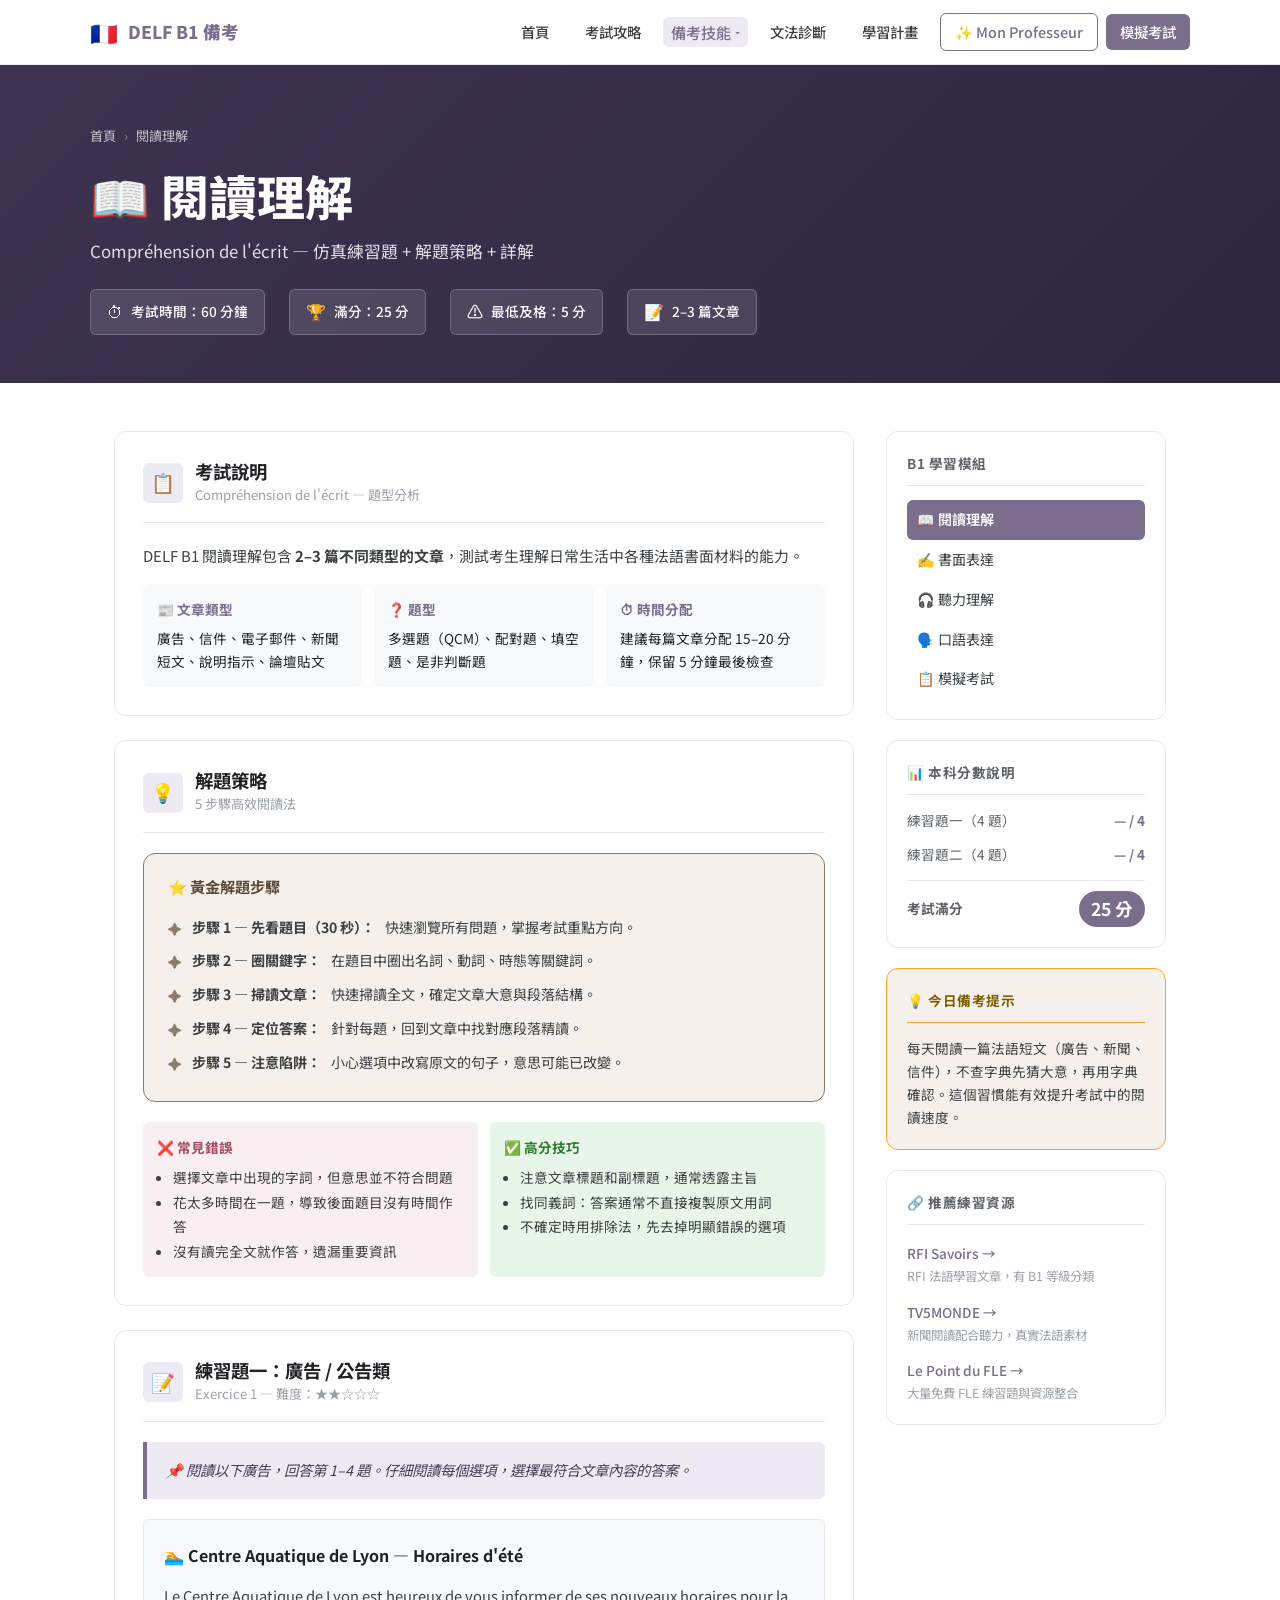
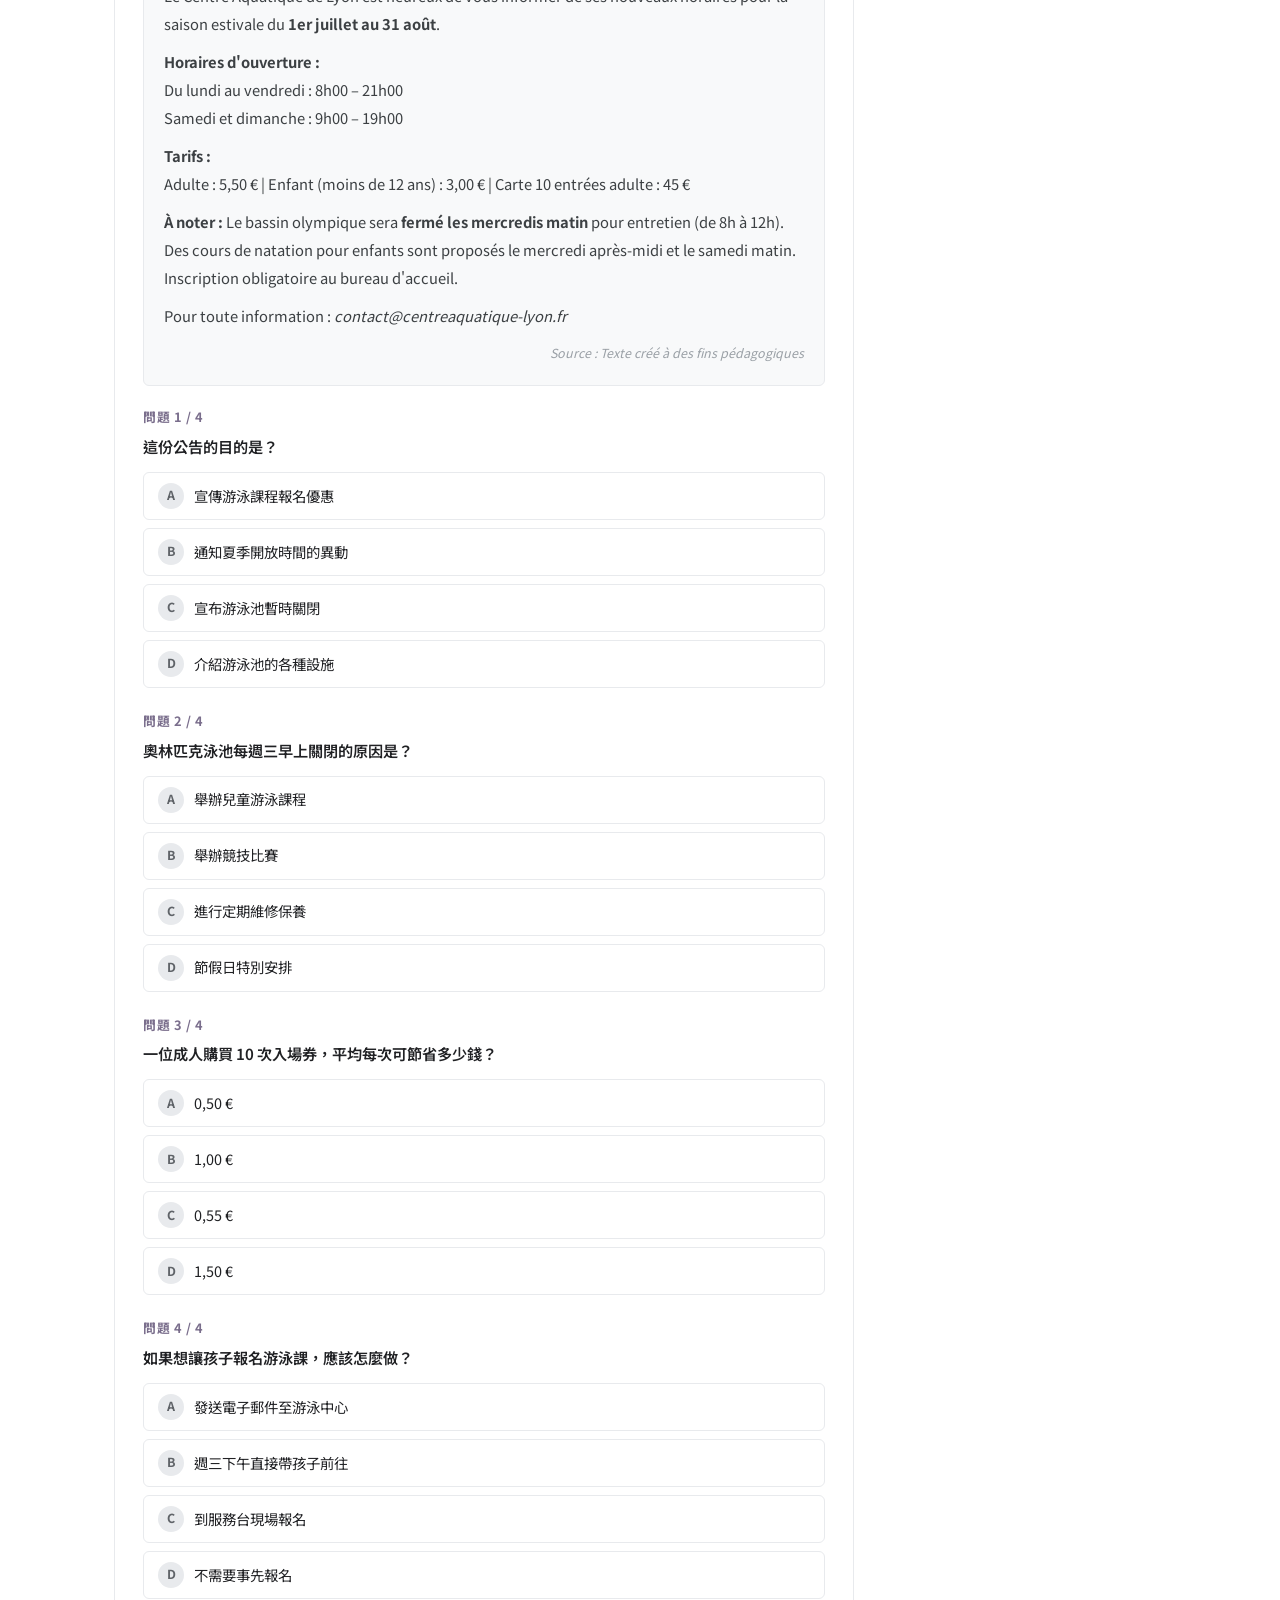
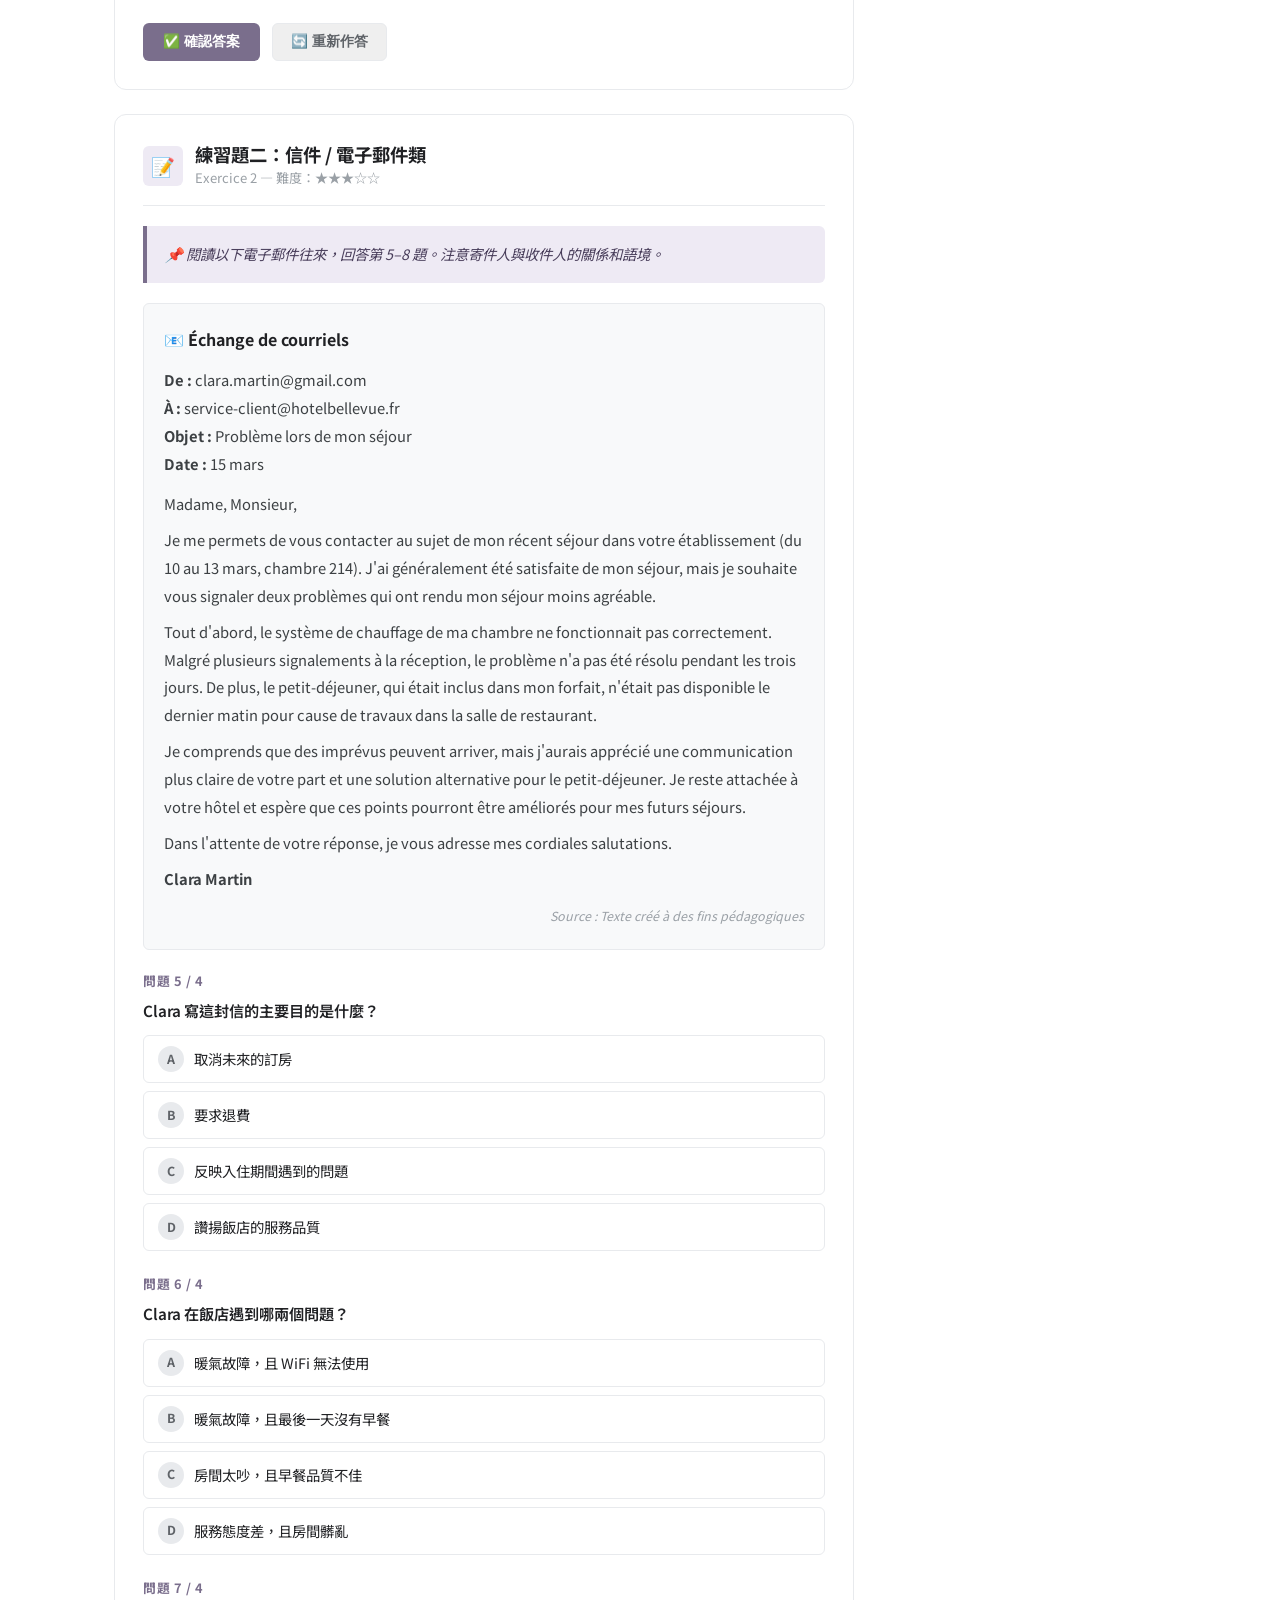
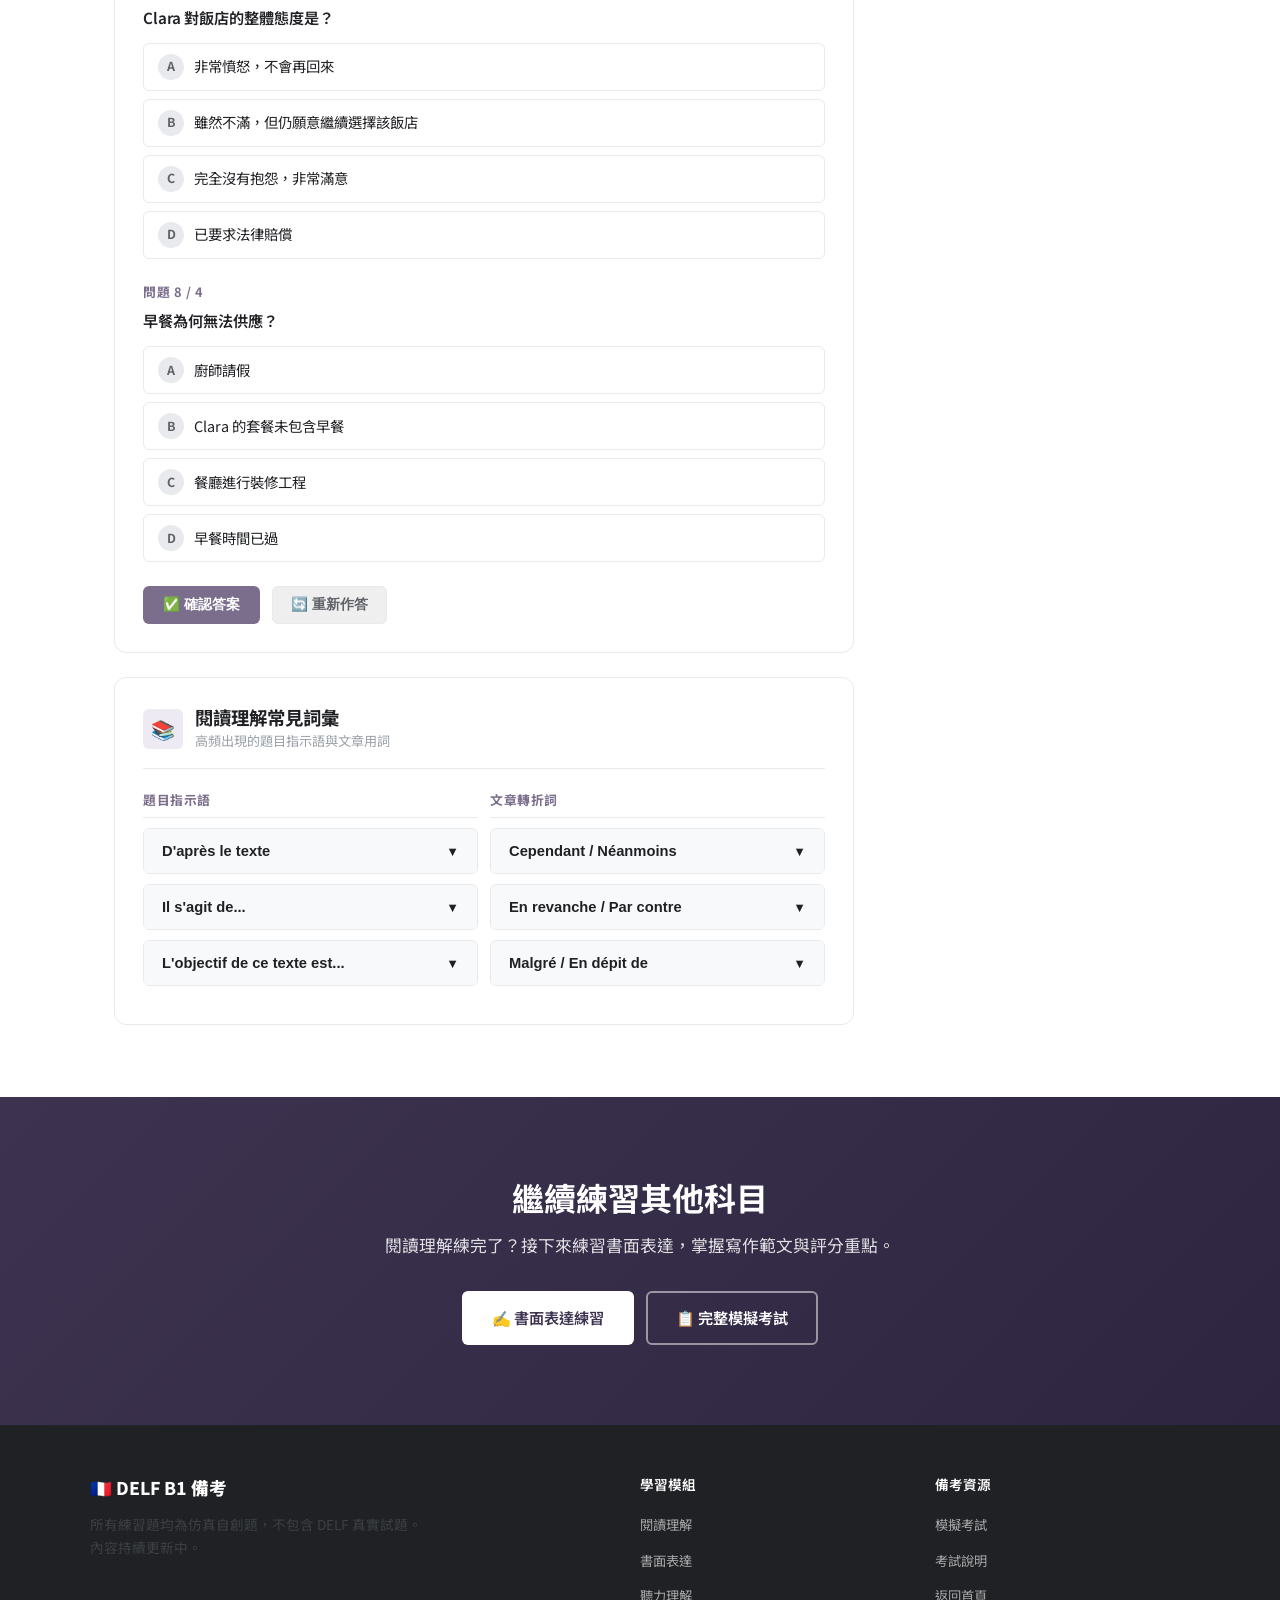
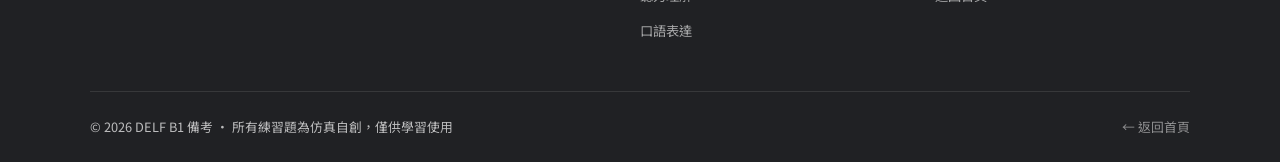
<file: levels/b1/reading.html>
<!DOCTYPE html>
<html lang="zh-TW">
<head>
  <meta charset="UTF-8" />
  <meta name="viewport" content="width=device-width, initial-scale=1.0" />
  <meta name="description" content="DELF B1 閱讀理解練習 — 仿真練習題、解題策略、詳解說明，幫助你有效備考法語檢定。" />
  <title>閱讀理解 · DELF B1 備考</title>
  <link rel="preconnect" href="https://fonts.googleapis.com" />
  <link rel="preconnect" href="https://fonts.gstatic.com" crossorigin />
  <link href="https://fonts.googleapis.com/css2?family=Noto+Sans+TC:wght@400;500;600;700;800&display=swap" rel="stylesheet" />
  <link rel="stylesheet" href="../../assets/css/style.css" />
  <link rel="stylesheet" href="../../assets/css/theme-lavender.css" />

  <!-- Google Analytics 4 — 換成你的 Measurement ID (G-2MVHK1R4G3) -->
  <script async src="https://www.googletagmanager.com/gtag/js?id=G-2MVHK1R4G3"></script>
  <script>
    window.dataLayer = window.dataLayer || [];
    function gtag(){dataLayer.push(arguments);}
    gtag('js', new Date());
    gtag('config', 'G-2MVHK1R4G3');
  </script>
</head>
<body>

  <!-- ===== NAVBAR ===== -->
  <nav class="navbar">
    <div class="navbar-inner">
      <a href="../../index.html" class="navbar-logo">
        <span class="flag">🇫🇷</span>
        <span>DELF B1 備考</span>
      </a>
      <button class="nav-toggle" onclick="toggleNav()" aria-label="選單">
        <span></span><span></span><span></span>
      </button>
      <div class="navbar-links" id="navLinks">
        <a href="../../index.html">首頁</a>
        <a href="../../exam-guide.html">考試攻略</a>
        <div class="nav-dropdown">
          <button class="nav-dropdown-toggle active" onclick="toggleDropdown(this)">備考技能 <span class="nav-arrow">▾</span></button>
          <div class="nav-dropdown-menu">
            <a href="reading.html" class="active">📖 閱讀理解</a>
            <a href="writing.html">✍️ 書面表達</a>
            <a href="listening.html">🎧 聽力理解</a>
            <a href="speaking.html">🗣️ 口語表達</a>
          </div>
        </div>
        <a href="grammar.html">文法診斷</a>
        <a href="../../study-plan.html">學習計畫</a>
        <a href="../../professeur.html" class="navbar-cta-secondary">✨ Mon Professeur</a>
        <a href="mock-exam.html" class="navbar-cta">模擬考試</a>
      </div>
    </div>
  </nav>

  <!-- ===== PAGE HERO ===== -->
  <div class="page-hero">
    <div class="page-hero-inner">
      <div class="breadcrumb">
        <a href="../../index.html">首頁</a>
        <span class="sep">›</span>
        <span>閱讀理解</span>
      </div>
      <h1>📖 閱讀理解</h1>
      <p class="subtitle">Compréhension de l'écrit — 仿真練習題 + 解題策略 + 詳解</p>
      <div class="page-hero-meta">
        <div class="hero-meta-item"><span class="icon">⏱</span> 考試時間：60 分鐘</div>
        <div class="hero-meta-item"><span class="icon">🏆</span> 滿分：25 分</div>
        <div class="hero-meta-item"><span class="icon">⚠️</span> 最低及格：5 分</div>
        <div class="hero-meta-item"><span class="icon">📝</span> 2–3 篇文章</div>
      </div>
    </div>
  </div>

  <!-- ===== MAIN CONTENT ===== -->
  <div class="content-layout">

    <!-- ====== MAIN ====== -->
    <main class="content-main">

      <!-- 考試說明 -->
      <div class="content-block">
        <div class="block-header">
          <div class="block-icon">📋</div>
          <div>
            <h2>考試說明</h2>
            <div class="subtitle">Compréhension de l'écrit — 題型分析</div>
          </div>
        </div>
        <p style="margin-bottom:14px;font-size:0.93rem;">DELF B1 閱讀理解包含 <strong>2–3 篇不同類型的文章</strong>，測試考生理解日常生活中各種法語書面材料的能力。</p>
        <div style="display:grid;grid-template-columns:repeat(auto-fit,minmax(200px,1fr));gap:12px;margin-top:16px;">
          <div style="background:var(--gray-50);border-radius:var(--radius-sm);padding:14px;font-size:0.85rem;">
            <div style="font-weight:700;margin-bottom:6px;color:var(--blue);">📰 文章類型</div>
            廣告、信件、電子郵件、新聞短文、說明指示、論壇貼文
          </div>
          <div style="background:var(--gray-50);border-radius:var(--radius-sm);padding:14px;font-size:0.85rem;">
            <div style="font-weight:700;margin-bottom:6px;color:var(--blue);">❓ 題型</div>
            多選題（QCM）、配對題、填空題、是非判斷題
          </div>
          <div style="background:var(--gray-50);border-radius:var(--radius-sm);padding:14px;font-size:0.85rem;">
            <div style="font-weight:700;margin-bottom:6px;color:var(--blue);">⏱ 時間分配</div>
            建議每篇文章分配 15–20 分鐘，保留 5 分鐘最後檢查
          </div>
        </div>
      </div>

      <!-- 解題策略 -->
      <div class="content-block">
        <div class="block-header">
          <div class="block-icon">💡</div>
          <div>
            <h2>解題策略</h2>
            <div class="subtitle">5 步驟高效閱讀法</div>
          </div>
        </div>
        <div class="strategy-box">
          <div class="strategy-title">⭐ 黃金解題步驟</div>
          <ul class="strategy-list">
            <li><strong>步驟 1 — 先看題目（30 秒）：</strong>快速瀏覽所有問題，掌握考試重點方向。</li>
            <li><strong>步驟 2 — 圈關鍵字：</strong>在題目中圈出名詞、動詞、時態等關鍵詞。</li>
            <li><strong>步驟 3 — 掃讀文章：</strong>快速掃讀全文，確定文章大意與段落結構。</li>
            <li><strong>步驟 4 — 定位答案：</strong>針對每題，回到文章中找對應段落精讀。</li>
            <li><strong>步驟 5 — 注意陷阱：</strong>小心選項中改寫原文的句子，意思可能已改變。</li>
          </ul>
        </div>
        <div style="display:grid;grid-template-columns:1fr 1fr;gap:12px;margin-top:4px;">
          <div style="background:var(--red-light);border-radius:var(--radius-sm);padding:14px;font-size:0.85rem;">
            <div style="font-weight:700;color:var(--red);margin-bottom:6px;">❌ 常見錯誤</div>
            <ul style="list-style:disc;padding-left:16px;color:var(--gray-800);line-height:1.8;">
              <li>選擇文章中出現的字詞，但意思並不符合問題</li>
              <li>花太多時間在一題，導致後面題目沒有時間作答</li>
              <li>沒有讀完全文就作答，遺漏重要資訊</li>
            </ul>
          </div>
          <div style="background:#E8F5E9;border-radius:var(--radius-sm);padding:14px;font-size:0.85rem;">
            <div style="font-weight:700;color:#2E7D32;margin-bottom:6px;">✅ 高分技巧</div>
            <ul style="list-style:disc;padding-left:16px;color:var(--gray-800);line-height:1.8;">
              <li>注意文章標題和副標題，通常透露主旨</li>
              <li>找同義詞：答案通常不直接複製原文用詞</li>
              <li>不確定時用排除法，先去掉明顯錯誤的選項</li>
            </ul>
          </div>
        </div>
      </div>

      <!-- 練習題 1 — 廣告類 -->
      <div class="content-block">
        <div class="block-header">
          <div class="block-icon">📝</div>
          <div>
            <h2>練習題一：廣告 / 公告類</h2>
            <div class="subtitle">Exercice 1 — 難度：★★☆☆☆</div>
          </div>
        </div>

        <div class="exercise-intro">
          📌 閱讀以下廣告，回答第 1–4 題。仔細閱讀每個選項，選擇最符合文章內容的答案。
        </div>

        <div class="exercise-text">
          <div class="text-title">🏊 Centre Aquatique de Lyon — Horaires d'été</div>
          <p>Le Centre Aquatique de Lyon est heureux de vous informer de ses nouveaux horaires pour la saison estivale du <strong>1er juillet au 31 août</strong>.</p>
          <p style="margin-top:10px;"><strong>Horaires d'ouverture :</strong><br>
          Du lundi au vendredi : 8h00 – 21h00<br>
          Samedi et dimanche : 9h00 – 19h00</p>
          <p style="margin-top:10px;"><strong>Tarifs :</strong><br>
          Adulte : 5,50 €  |  Enfant (moins de 12 ans) : 3,00 €  |  Carte 10 entrées adulte : 45 €</p>
          <p style="margin-top:10px;"><strong>À noter :</strong> Le bassin olympique sera <strong>fermé les mercredis matin</strong> pour entretien (de 8h à 12h). Des cours de natation pour enfants sont proposés le mercredi après-midi et le samedi matin. Inscription obligatoire au bureau d'accueil.</p>
          <p style="margin-top:10px;">Pour toute information : <em>contact@centreaquatique-lyon.fr</em></p>
          <div class="text-source">Source : Texte créé à des fins pédagogiques</div>
        </div>

        <!-- Question 1 -->
        <div class="question-block">
          <div class="question-num">問題 1 / 4</div>
          <div class="question-text">這份公告的目的是？</div>
          <ul class="options-list" id="q1-opts">
            <li class="option-item" onclick="selectOption('q1', 'A', false)">
              <span class="option-letter">A</span>
              宣傳游泳課程報名優惠
            </li>
            <li class="option-item" onclick="selectOption('q1', 'B', true)">
              <span class="option-letter">B</span>
              通知夏季開放時間的異動
            </li>
            <li class="option-item" onclick="selectOption('q1', 'C', false)">
              <span class="option-letter">C</span>
              宣布游泳池暫時關閉
            </li>
            <li class="option-item" onclick="selectOption('q1', 'D', false)">
              <span class="option-letter">D</span>
              介紹游泳池的各種設施
            </li>
          </ul>
          <div class="answer-box" id="q1-ans">
            <div class="answer-label">✅ 正確答案：B</div>
            <div class="explanation">公告第一句即說明目的是通知夏季新開放時間（<em>de vous informer de ses nouveaux horaires pour la saison estivale</em>）。</div>
          </div>
        </div>

        <!-- Question 2 -->
        <div class="question-block">
          <div class="question-num">問題 2 / 4</div>
          <div class="question-text">奧林匹克泳池每週三早上關閉的原因是？</div>
          <ul class="options-list" id="q2-opts">
            <li class="option-item" onclick="selectOption('q2', 'A', false)">
              <span class="option-letter">A</span>
              舉辦兒童游泳課程
            </li>
            <li class="option-item" onclick="selectOption('q2', 'B', false)">
              <span class="option-letter">B</span>
              舉辦競技比賽
            </li>
            <li class="option-item" onclick="selectOption('q2', 'C', true)">
              <span class="option-letter">C</span>
              進行定期維修保養
            </li>
            <li class="option-item" onclick="selectOption('q2', 'D', false)">
              <span class="option-letter">D</span>
              節假日特別安排
            </li>
          </ul>
          <div class="answer-box" id="q2-ans">
            <div class="answer-label">✅ 正確答案：C</div>
            <div class="explanation">文章中提到 <em>fermé les mercredis matin pour entretien</em>（entretien = 維護保養）。注意 A 是錯誤的，兒童游泳課是週三<strong>下午</strong>而非早上。</div>
          </div>
        </div>

        <!-- Question 3 -->
        <div class="question-block">
          <div class="question-num">問題 3 / 4</div>
          <div class="question-text">一位成人購買 10 次入場券，平均每次可節省多少錢？</div>
          <ul class="options-list" id="q3-opts">
            <li class="option-item" onclick="selectOption('q3', 'A', false)">
              <span class="option-letter">A</span>
              0,50 €
            </li>
            <li class="option-item" onclick="selectOption('q3', 'B', true)">
              <span class="option-letter">B</span>
              1,00 €
            </li>
            <li class="option-item" onclick="selectOption('q3', 'C', false)">
              <span class="option-letter">C</span>
              0,55 €
            </li>
            <li class="option-item" onclick="selectOption('q3', 'D', false)">
              <span class="option-letter">D</span>
              1,50 €
            </li>
          </ul>
          <div class="answer-box" id="q3-ans">
            <div class="answer-label">✅ 正確答案：B</div>
            <div class="explanation">成人單次票 5,50€，10 次票 45€（平均 4,50€）。因此每次節省 5,50 – 4,50 = <strong>1,00€</strong>。這道題需要簡單計算。</div>
          </div>
        </div>

        <!-- Question 4 -->
        <div class="question-block">
          <div class="question-num">問題 4 / 4</div>
          <div class="question-text">如果想讓孩子報名游泳課，應該怎麼做？</div>
          <ul class="options-list" id="q4-opts">
            <li class="option-item" onclick="selectOption('q4', 'A', false)">
              <span class="option-letter">A</span>
              發送電子郵件至游泳中心
            </li>
            <li class="option-item" onclick="selectOption('q4', 'B', false)">
              <span class="option-letter">B</span>
              週三下午直接帶孩子前往
            </li>
            <li class="option-item" onclick="selectOption('q4', 'C', true)">
              <span class="option-letter">C</span>
              到服務台現場報名
            </li>
            <li class="option-item" onclick="selectOption('q4', 'D', false)">
              <span class="option-letter">D</span>
              不需要事先報名
            </li>
          </ul>
          <div class="answer-box" id="q4-ans">
            <div class="answer-label">✅ 正確答案：C</div>
            <div class="explanation">文章中明確說明 <em>Inscription obligatoire au bureau d'accueil</em>（必須在服務台報名）。D 是錯誤的，報名是強制要求的。</div>
          </div>
        </div>

        <div style="display:flex;gap:12px;flex-wrap:wrap;margin-top:24px;">
          <button class="btn btn-blue btn-sm" onclick="checkAll(['q1','q2','q3','q4'])">✅ 確認答案</button>
          <button class="btn btn-sm" style="border:1.5px solid var(--gray-200);color:var(--gray-600);" onclick="resetExercise(['q1','q2','q3','q4'])">🔄 重新作答</button>
          <div id="score-e1" style="font-size:0.88rem;font-weight:600;color:var(--blue);align-self:center;"></div>
        </div>
      </div>

      <!-- 練習題 2 — 信件/電郵類 -->
      <div class="content-block">
        <div class="block-header">
          <div class="block-icon">📝</div>
          <div>
            <h2>練習題二：信件 / 電子郵件類</h2>
            <div class="subtitle">Exercice 2 — 難度：★★★☆☆</div>
          </div>
        </div>

        <div class="exercise-intro">
          📌 閱讀以下電子郵件往來，回答第 5–8 題。注意寄件人與收件人的關係和語境。
        </div>

        <div class="exercise-text">
          <div class="text-title">📧 Échange de courriels</div>
          <p><strong>De :</strong> clara.martin@gmail.com<br>
          <strong>À :</strong> service-client@hotelbellevue.fr<br>
          <strong>Objet :</strong> Problème lors de mon séjour<br>
          <strong>Date :</strong> 15 mars</p>
          <p style="margin-top:12px;">Madame, Monsieur,</p>
          <p style="margin-top:8px;">Je me permets de vous contacter au sujet de mon récent séjour dans votre établissement (du 10 au 13 mars, chambre 214). J'ai généralement été satisfaite de mon séjour, mais je souhaite vous signaler deux problèmes qui ont rendu mon séjour moins agréable.</p>
          <p style="margin-top:8px;">Tout d'abord, le système de chauffage de ma chambre ne fonctionnait pas correctement. Malgré plusieurs signalements à la réception, le problème n'a pas été résolu pendant les trois jours. De plus, le petit-déjeuner, qui était inclus dans mon forfait, n'était pas disponible le dernier matin pour cause de travaux dans la salle de restaurant.</p>
          <p style="margin-top:8px;">Je comprends que des imprévus peuvent arriver, mais j'aurais apprécié une communication plus claire de votre part et une solution alternative pour le petit-déjeuner. Je reste attachée à votre hôtel et espère que ces points pourront être améliorés pour mes futurs séjours.</p>
          <p style="margin-top:8px;">Dans l'attente de votre réponse, je vous adresse mes cordiales salutations.</p>
          <p style="margin-top:8px;"><strong>Clara Martin</strong></p>
          <div class="text-source">Source : Texte créé à des fins pédagogiques</div>
        </div>

        <!-- Question 5 -->
        <div class="question-block">
          <div class="question-num">問題 5 / 4</div>
          <div class="question-text">Clara 寫這封信的主要目的是什麼？</div>
          <ul class="options-list" id="q5-opts">
            <li class="option-item" onclick="selectOption('q5', 'A', false)">
              <span class="option-letter">A</span>
              取消未來的訂房
            </li>
            <li class="option-item" onclick="selectOption('q5', 'B', false)">
              <span class="option-letter">B</span>
              要求退費
            </li>
            <li class="option-item" onclick="selectOption('q5', 'C', true)">
              <span class="option-letter">C</span>
              反映入住期間遇到的問題
            </li>
            <li class="option-item" onclick="selectOption('q5', 'D', false)">
              <span class="option-letter">D</span>
              讚揚飯店的服務品質
            </li>
          </ul>
          <div class="answer-box" id="q5-ans">
            <div class="answer-label">✅ 正確答案：C</div>
            <div class="explanation">信件的核心目的是 <em>vous signaler deux problèmes</em>（反映兩個問題）。雖然她提到整體還算滿意，但信件的目的是反映問題，而非要求退費（文中未提及）。</div>
          </div>
        </div>

        <!-- Question 6 -->
        <div class="question-block">
          <div class="question-num">問題 6 / 4</div>
          <div class="question-text">Clara 在飯店遇到哪兩個問題？</div>
          <ul class="options-list" id="q6-opts">
            <li class="option-item" onclick="selectOption('q6', 'A', false)">
              <span class="option-letter">A</span>
              暖氣故障，且 WiFi 無法使用
            </li>
            <li class="option-item" onclick="selectOption('q6', 'B', true)">
              <span class="option-letter">B</span>
              暖氣故障，且最後一天沒有早餐
            </li>
            <li class="option-item" onclick="selectOption('q6', 'C', false)">
              <span class="option-letter">C</span>
              房間太吵，且早餐品質不佳
            </li>
            <li class="option-item" onclick="selectOption('q6', 'D', false)">
              <span class="option-letter">D</span>
              服務態度差，且房間髒亂
            </li>
          </ul>
          <div class="answer-box" id="q6-ans">
            <div class="answer-label">✅ 正確答案：B</div>
            <div class="explanation">文章中清楚提到兩個問題：<em>le système de chauffage ne fonctionnait pas</em>（暖氣故障）和 <em>le petit-déjeuner n'était pas disponible le dernier matin</em>（最後一天早餐停供）。</div>
          </div>
        </div>

        <!-- Question 7 -->
        <div class="question-block">
          <div class="question-num">問題 7 / 4</div>
          <div class="question-text">Clara 對飯店的整體態度是？</div>
          <ul class="options-list" id="q7-opts">
            <li class="option-item" onclick="selectOption('q7', 'A', false)">
              <span class="option-letter">A</span>
              非常憤怒，不會再回來
            </li>
            <li class="option-item" onclick="selectOption('q7', 'B', true)">
              <span class="option-letter">B</span>
              雖然不滿，但仍願意繼續選擇該飯店
            </li>
            <li class="option-item" onclick="selectOption('q7', 'C', false)">
              <span class="option-letter">C</span>
              完全沒有抱怨，非常滿意
            </li>
            <li class="option-item" onclick="selectOption('q7', 'D', false)">
              <span class="option-letter">D</span>
              已要求法律賠償
            </li>
          </ul>
          <div class="answer-box" id="q7-ans">
            <div class="answer-label">✅ 正確答案：B</div>
            <div class="explanation">她說 <em>J'ai généralement été satisfaite</em>（整體滿意）且 <em>Je reste attachée à votre hôtel</em>（仍然喜愛你們飯店），語氣是建設性批評而非憤怒。</div>
          </div>
        </div>

        <!-- Question 8 -->
        <div class="question-block">
          <div class="question-num">問題 8 / 4</div>
          <div class="question-text">早餐為何無法供應？</div>
          <ul class="options-list" id="q8-opts">
            <li class="option-item" onclick="selectOption('q8', 'A', false)">
              <span class="option-letter">A</span>
              廚師請假
            </li>
            <li class="option-item" onclick="selectOption('q8', 'B', false)">
              <span class="option-letter">B</span>
              Clara 的套餐未包含早餐
            </li>
            <li class="option-item" onclick="selectOption('q8', 'C', true)">
              <span class="option-letter">C</span>
              餐廳進行裝修工程
            </li>
            <li class="option-item" onclick="selectOption('q8', 'D', false)">
              <span class="option-letter">D</span>
              早餐時間已過
            </li>
          </ul>
          <div class="answer-box" id="q8-ans">
            <div class="answer-label">✅ 正確答案：C</div>
            <div class="explanation">文章中說 <em>pour cause de travaux dans la salle de restaurant</em>（因為餐廳正在施工）。注意 B 是錯的，她的套餐確實包含早餐（<em>inclus dans mon forfait</em>）。</div>
          </div>
        </div>

        <div style="display:flex;gap:12px;flex-wrap:wrap;margin-top:24px;">
          <button class="btn btn-blue btn-sm" onclick="checkAll(['q5','q6','q7','q8'])">✅ 確認答案</button>
          <button class="btn btn-sm" style="border:1.5px solid var(--gray-200);color:var(--gray-600);" onclick="resetExercise(['q5','q6','q7','q8'])">🔄 重新作答</button>
          <div id="score-e2" style="font-size:0.88rem;font-weight:600;color:var(--blue);align-self:center;"></div>
        </div>
      </div>

      <!-- 常考詞彙 -->
      <div class="content-block">
        <div class="block-header">
          <div class="block-icon">📚</div>
          <div>
            <h2>閱讀理解常見詞彙</h2>
            <div class="subtitle">高頻出現的題目指示語與文章用詞</div>
          </div>
        </div>
        <div style="display:grid;grid-template-columns:repeat(auto-fit,minmax(250px,1fr));gap:12px;">

          <div>
            <div style="font-size:0.8rem;font-weight:700;color:var(--blue);text-transform:uppercase;letter-spacing:0.5px;margin-bottom:10px;padding-bottom:6px;border-bottom:1px solid var(--gray-200);">題目指示語</div>
            <div class="accordion-item">
              <button class="accordion-header" onclick="toggleAccordion(this)">
                D'après le texte <span class="accordion-chevron">▼</span>
              </button>
              <div class="accordion-body">「根據文章內容」— 答案必須直接出自文章，不能憑個人常識判斷。</div>
            </div>
            <div class="accordion-item">
              <button class="accordion-header" onclick="toggleAccordion(this)">
                Il s'agit de... <span class="accordion-chevron">▼</span>
              </button>
              <div class="accordion-body">「這是關於...」— 通常出現在詢問文章主題或文件類型的題目中。</div>
            </div>
            <div class="accordion-item">
              <button class="accordion-header" onclick="toggleAccordion(this)">
                L'objectif de ce texte est... <span class="accordion-chevron">▼</span>
              </button>
              <div class="accordion-body">「這篇文章的目的是...」— 考文章寫作目的，需注意作者立場（通知、說服、批評等）。</div>
            </div>
          </div>

          <div>
            <div style="font-size:0.8rem;font-weight:700;color:var(--blue);text-transform:uppercase;letter-spacing:0.5px;margin-bottom:10px;padding-bottom:6px;border-bottom:1px solid var(--gray-200);">文章轉折詞</div>
            <div class="accordion-item">
              <button class="accordion-header" onclick="toggleAccordion(this)">
                Cependant / Néanmoins <span class="accordion-chevron">▼</span>
              </button>
              <div class="accordion-body">「然而 / 儘管如此」— 表示轉折，後面的內容常是考點，注意作者立場的轉變。</div>
            </div>
            <div class="accordion-item">
              <button class="accordion-header" onclick="toggleAccordion(this)">
                En revanche / Par contre <span class="accordion-chevron">▼</span>
              </button>
              <div class="accordion-body">「相反地 / 另一方面」— 表示對比，用於比較兩個相對的概念或情況。</div>
            </div>
            <div class="accordion-item">
              <button class="accordion-header" onclick="toggleAccordion(this)">
                Malgré / En dépit de <span class="accordion-chevron">▼</span>
              </button>
              <div class="accordion-body">「儘管」— 表示讓步，後面的結果與前提相反，是重要的邏輯轉折。</div>
            </div>
          </div>

        </div>
      </div>

    </main>

    <!-- ====== SIDEBAR ====== -->
    <aside class="content-sidebar">

      <!-- 模組導航 -->
      <div class="sidebar-widget">
        <div class="widget-title">B1 學習模組</div>
        <ul class="nav-list">
          <li><a href="reading.html" class="current">📖 閱讀理解</a></li>
          <li><a href="writing.html">✍️ 書面表達</a></li>
          <li><a href="listening.html">🎧 聽力理解</a></li>
          <li><a href="speaking.html">🗣️ 口語表達</a></li>
          <li><a href="mock-exam.html">📋 模擬考試</a></li>
        </ul>
      </div>

      <!-- 分數說明 -->
      <div class="sidebar-widget">
        <div class="widget-title">📊 本科分數說明</div>
        <div class="score-summary">
          <div class="score-row">
            <span class="label">練習題一（4 題）</span>
            <span class="value" id="sidebar-e1">— / 4</span>
          </div>
          <div class="score-row">
            <span class="label">練習題二（4 題）</span>
            <span class="value" id="sidebar-e2">— / 4</span>
          </div>
          <div class="score-row" style="border-top:1px solid var(--gray-200);padding-top:10px;margin-top:4px;">
            <span class="label" style="font-weight:700;">考試滿分</span>
            <span class="value total">25 分</span>
          </div>
        </div>
      </div>

      <!-- 備考小提示 -->
      <div class="sidebar-widget" style="background:var(--gold-light);border-color:#F9A825;">
        <div class="widget-title" style="color:#7B5E00;border-color:#F9A825;">💡 今日備考提示</div>
        <p style="font-size:0.85rem;color:var(--gray-800);line-height:1.7;">
          每天閱讀一篇法語短文（廣告、新聞、信件），不查字典先猜大意，再用字典確認。這個習慣能有效提升考試中的閱讀速度。
        </p>
      </div>

      <!-- 推薦資源 -->
      <div class="sidebar-widget">
        <div class="widget-title">🔗 推薦練習資源</div>
        <ul style="list-style:none;">
          <li style="margin-bottom:10px;">
            <a href="https://savoirs.rfi.fr" target="_blank" style="font-size:0.85rem;color:var(--blue);font-weight:500;">RFI Savoirs →</a>
            <p style="font-size:0.78rem;color:var(--gray-400);">RFI 法語學習文章，有 B1 等級分類</p>
          </li>
          <li style="margin-bottom:10px;">
            <a href="https://www.tv5monde.com/langue-francaise" target="_blank" style="font-size:0.85rem;color:var(--blue);font-weight:500;">TV5MONDE →</a>
            <p style="font-size:0.78rem;color:var(--gray-400);">新聞閱讀配合聽力，真實法語素材</p>
          </li>
          <li>
            <a href="https://www.lepointdufle.net" target="_blank" style="font-size:0.85rem;color:var(--blue);font-weight:500;">Le Point du FLE →</a>
            <p style="font-size:0.78rem;color:var(--gray-400);">大量免費 FLE 練習題與資源整合</p>
          </li>
        </ul>
      </div>

    </aside>
  </div>

  <!-- ===== CTA ===== -->
  <section class="cta-banner">
    <div class="container">
      <h2>繼續練習其他科目</h2>
      <p>閱讀理解練完了？接下來練習書面表達，掌握寫作範文與評分重點。</p>
      <div class="hero-actions">
        <a href="writing.html" class="btn btn-primary">✍️ 書面表達練習</a>
        <a href="mock-exam.html" class="btn btn-outline">📋 完整模擬考試</a>
      </div>
    </div>
  </section>

  <!-- ===== FOOTER ===== -->
  <footer class="footer">
    <div class="footer-inner">
      <div class="footer-brand">
        <div class="logo">🇫🇷 DELF B1 備考</div>
        <p>所有練習題均為仿真自創題，不包含 DELF 真實試題。<br>內容持續更新中。</p>
      </div>
      <div class="footer-col">
        <h4>學習模組</h4>
        <ul>
          <li><a href="reading.html">閱讀理解</a></li>
          <li><a href="writing.html">書面表達</a></li>
          <li><a href="listening.html">聽力理解</a></li>
          <li><a href="speaking.html">口語表達</a></li>
        </ul>
      </div>
      <div class="footer-col">
        <h4>備考資源</h4>
        <ul>
          <li><a href="mock-exam.html">模擬考試</a></li>
          <li><a href="../../index.html#exam-overview">考試說明</a></li>
          <li><a href="../../index.html">返回首頁</a></li>
        </ul>
      </div>
    </div>
    <div class="footer-bottom">
      <span>© 2026 DELF B1 備考 · 所有練習題為仿真自創，僅供學習使用</span>
      <a href="../../index.html">← 返回首頁</a>
    </div>
  </footer>

  <script>
    // ---- Mobile nav ----
    function toggleNav() {
      document.getElementById('navLinks').classList.toggle('open');
    }
    function toggleDropdown(btn) {
      const dd = btn.closest('.nav-dropdown');
      const isOpen = dd.classList.contains('open');
      document.querySelectorAll('.nav-dropdown.open').forEach(d => d.classList.remove('open'));
      if (!isOpen) dd.classList.add('open');
    }
    document.addEventListener('click', function(e) {
      if (!e.target.closest('.nav-dropdown')) {
        document.querySelectorAll('.nav-dropdown.open').forEach(d => d.classList.remove('open'));
      }
    });

    // ---- Accordion ----
    function toggleAccordion(btn) {
      const body = btn.nextElementSibling;
      const isOpen = btn.classList.contains('open');
      // Close all in same parent
      btn.closest('.content-block').querySelectorAll('.accordion-header').forEach(b => {
        b.classList.remove('open');
        b.nextElementSibling.classList.remove('open');
      });
      if (!isOpen) {
        btn.classList.add('open');
        body.classList.add('open');
      }
    }

    // ---- Quiz Logic ----
    const userAnswers = {};
    const correctMap  = {};

    function selectOption(qid, letter, isCorrect) {
      if (userAnswers[qid]) return; // already answered
      userAnswers[qid] = { letter, isCorrect };

      const opts = document.querySelectorAll('#' + qid + '-opts .option-item');
      opts.forEach(opt => {
        const optLetter = opt.querySelector('.option-letter').textContent.trim();
        if (optLetter === letter) {
          opt.classList.add(isCorrect ? 'correct' : 'wrong');
        }
        if (!isCorrect) {
          // highlight the correct one
          // We need to find which is correct — mark the one that has onclick with "true"
          const onclickAttr = opt.getAttribute('onclick');
          if (onclickAttr && onclickAttr.includes('true')) {
            opt.classList.add('correct');
          }
        }
        opt.style.pointerEvents = 'none';
      });
    }

    function checkAll(qids) {
      qids.forEach(qid => {
        const ansBox = document.getElementById(qid + '-ans');
        if (ansBox) ansBox.classList.add('show');
      });

      // Calculate score
      let correct = 0;
      qids.forEach(qid => {
        if (userAnswers[qid] && userAnswers[qid].isCorrect) correct++;
      });

      const exerciseNum = qids[0].startsWith('q1') || qids[0] === 'q1' ? '1' :
                          qids.includes('q5') ? '2' : '1';

      const scoreEl = document.getElementById('score-e' + (qids.includes('q5') ? '2' : '1'));
      if (scoreEl) {
        scoreEl.textContent = `得分：${correct} / ${qids.length}`;
        scoreEl.style.color = correct >= qids.length * 0.6 ? '#2E7D32' : 'var(--red)';
      }

      const sidebarEl = document.getElementById(qids.includes('q5') ? 'sidebar-e2' : 'sidebar-e1');
      if (sidebarEl) sidebarEl.textContent = correct + ' / ' + qids.length;

      // Save progress
      const totalAnswered = Object.keys(userAnswers).length;
      const progressPct = Math.round((totalAnswered / 8) * 100);
      try { localStorage.setItem('prog_read', progressPct); } catch(e) {}
    }

    function resetExercise(qids) {
      qids.forEach(qid => {
        delete userAnswers[qid];
        const ansBox = document.getElementById(qid + '-ans');
        if (ansBox) ansBox.classList.remove('show');
        const opts = document.querySelectorAll('#' + qid + '-opts .option-item');
        opts.forEach(opt => {
          opt.classList.remove('correct', 'wrong', 'selected');
          opt.style.pointerEvents = '';
        });
      });
      const scoreEl = document.getElementById('score-e' + (qids.includes('q5') ? '2' : '1'));
      if (scoreEl) scoreEl.textContent = '';
      const sidebarEl = document.getElementById(qids.includes('q5') ? 'sidebar-e2' : 'sidebar-e1');
      if (sidebarEl) sidebarEl.textContent = '— / 4';
    }
  </script>

</body>
</html>
</file>
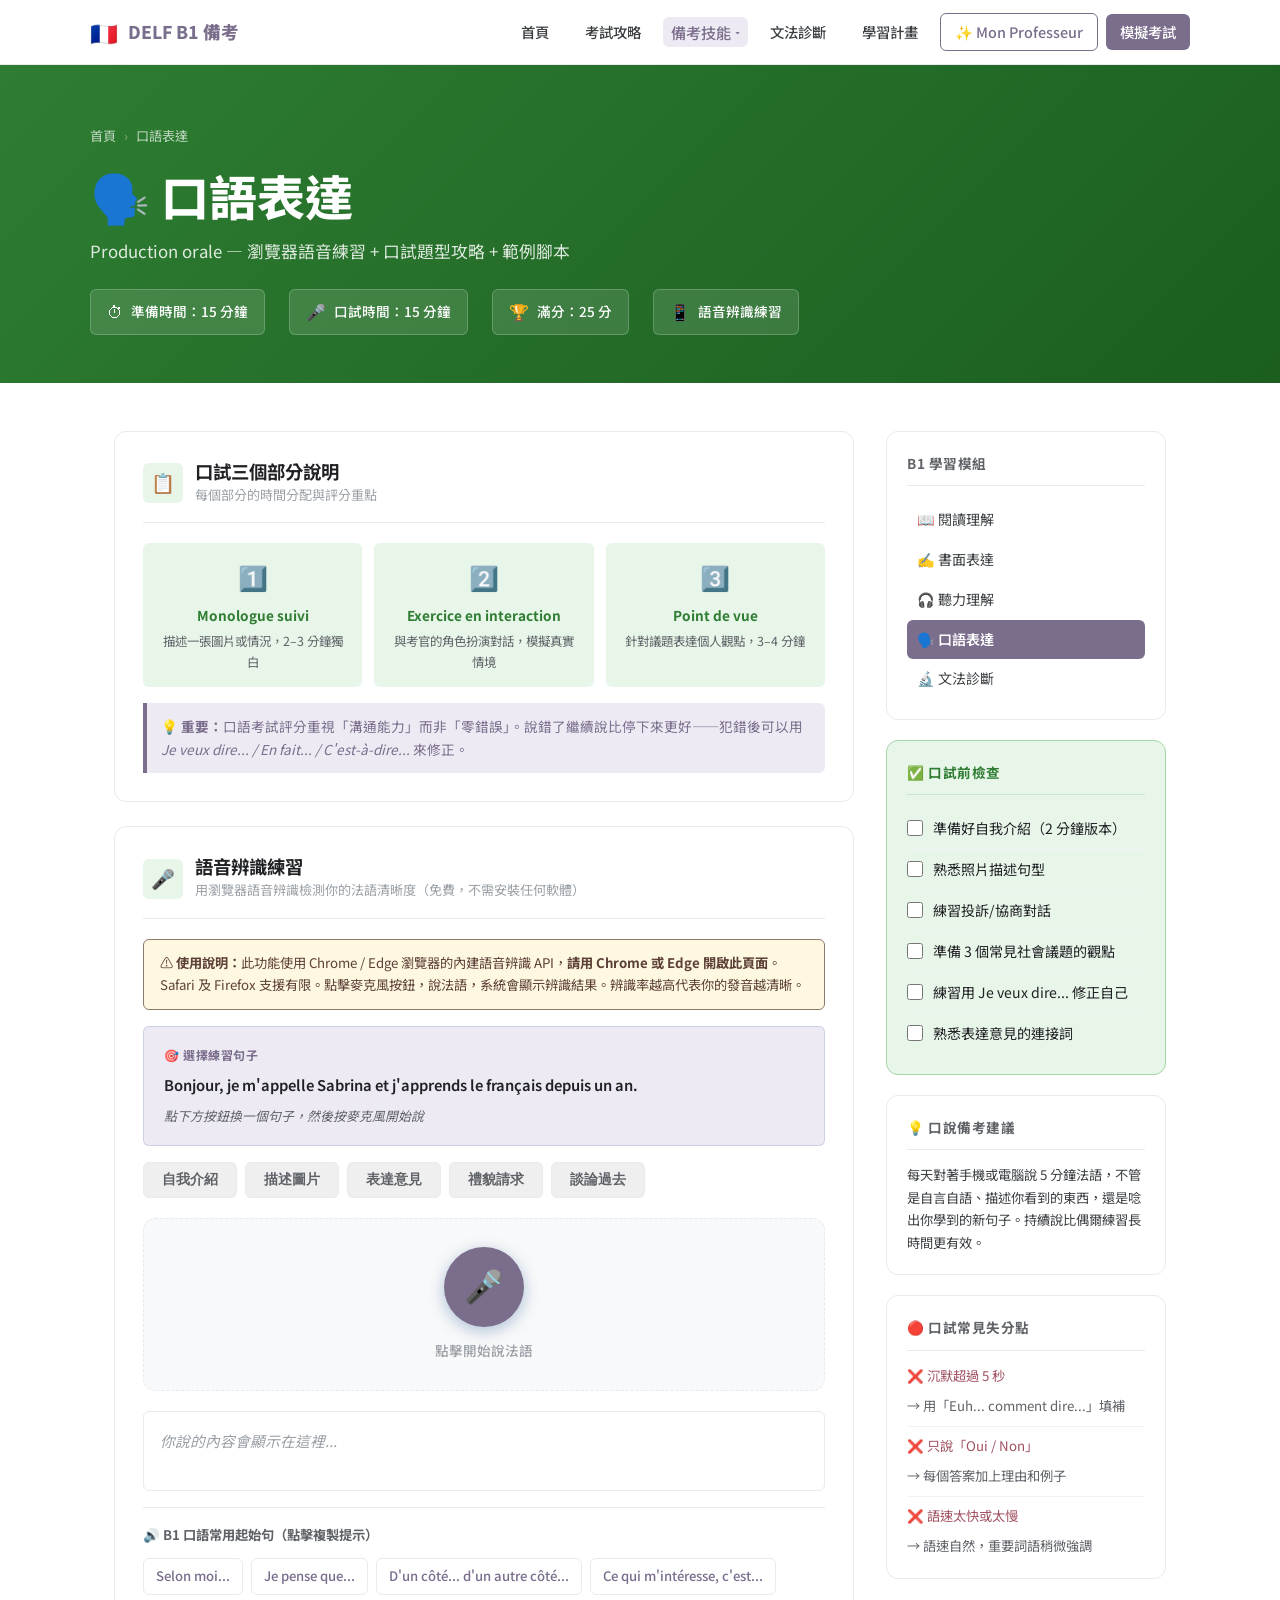
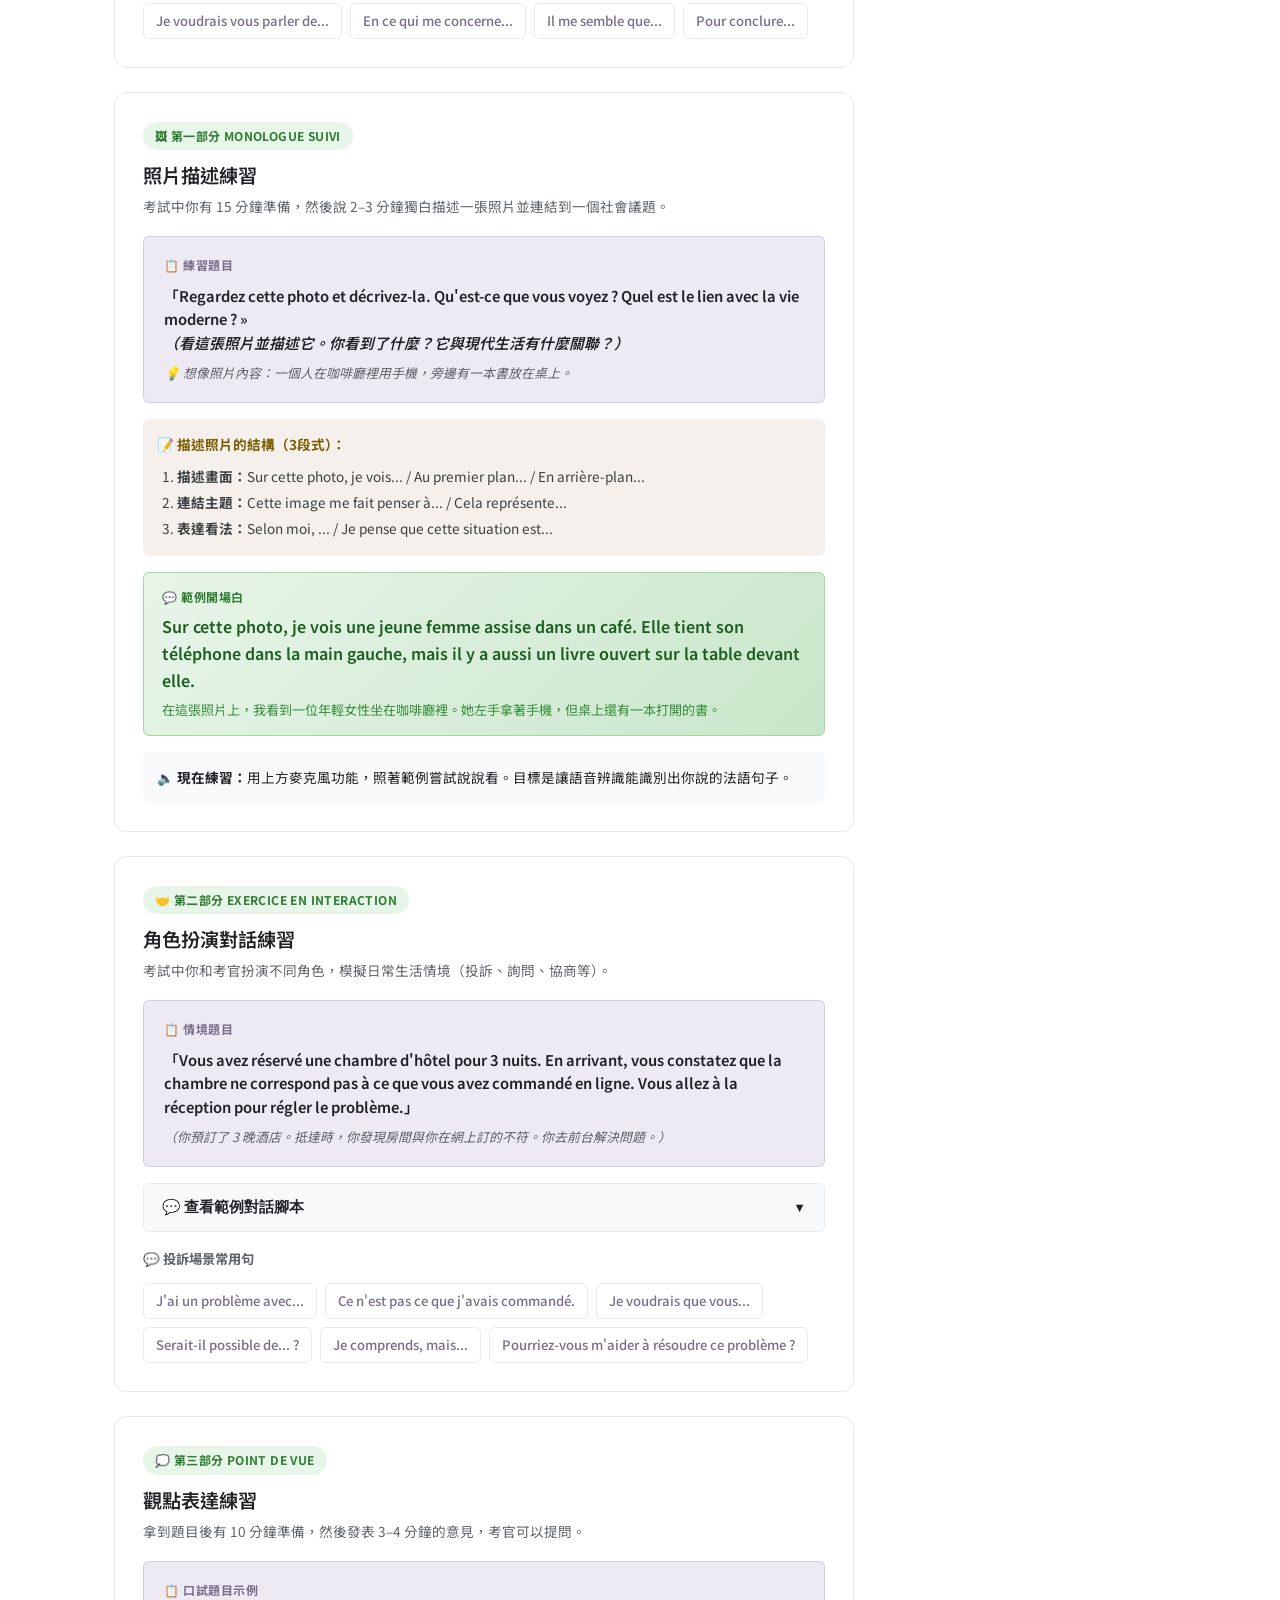
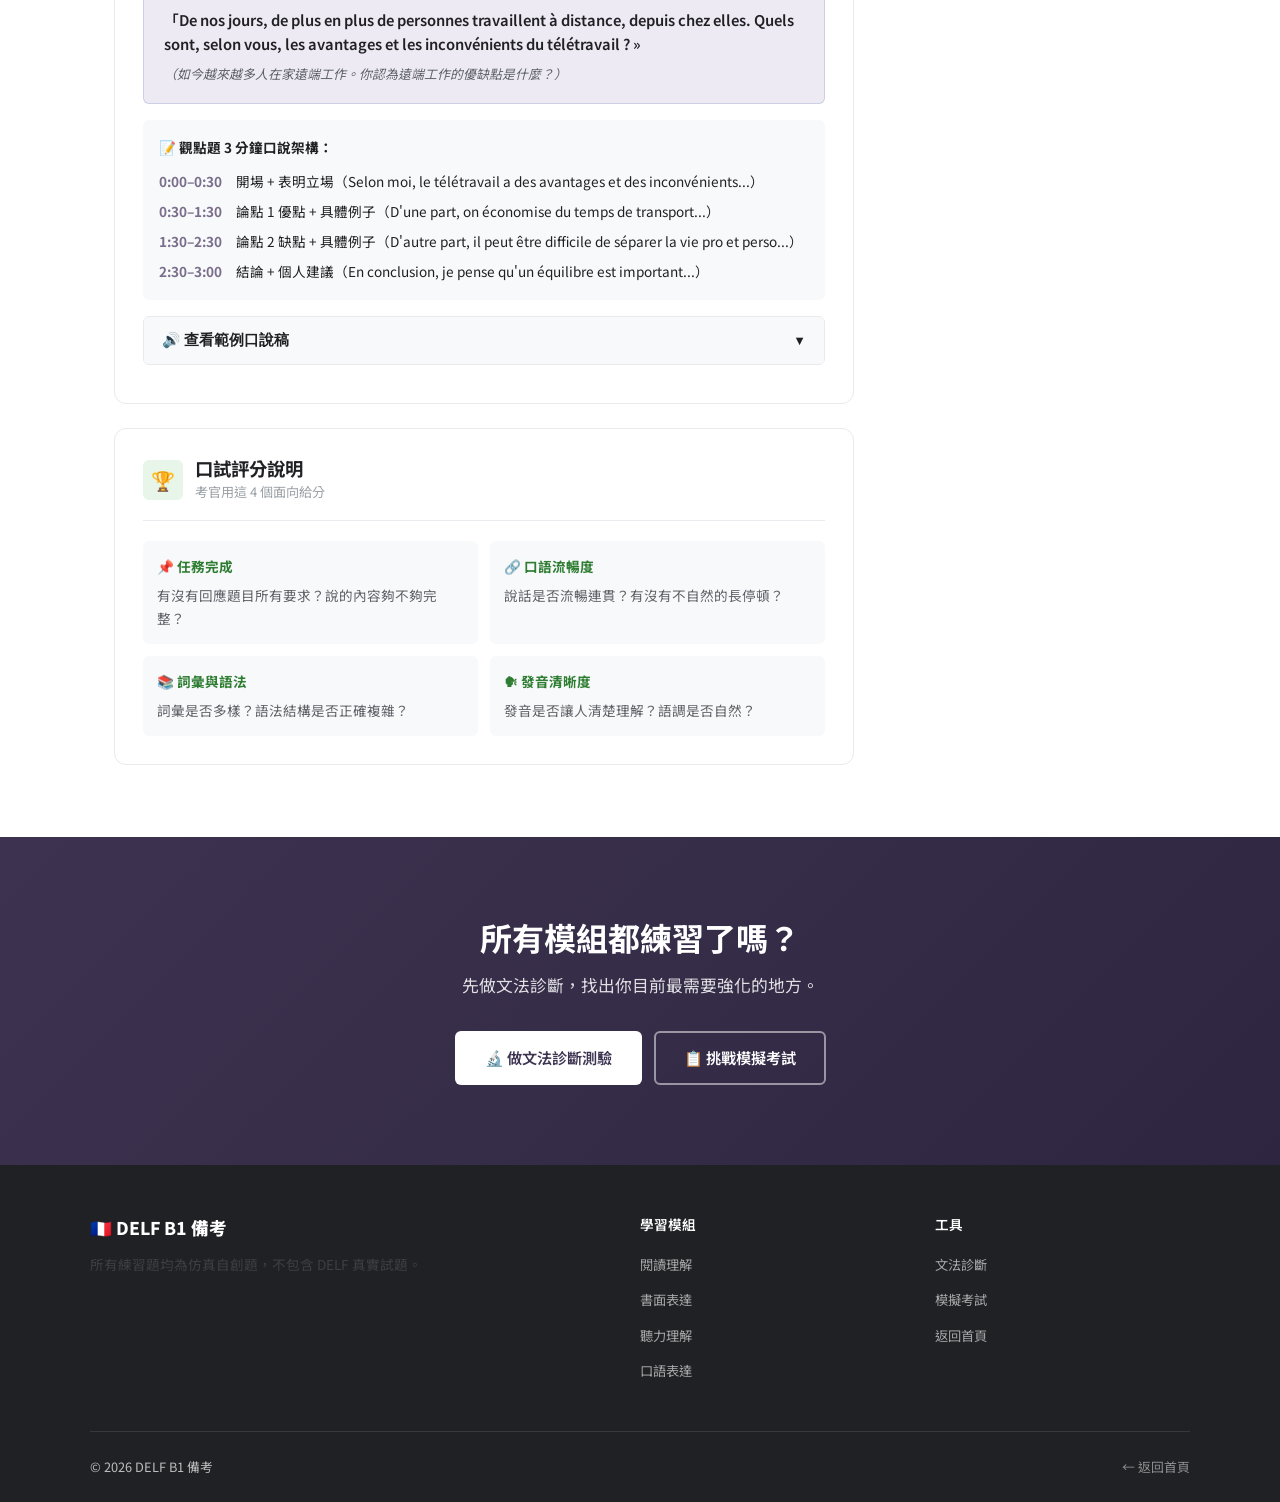
<file: levels/b1/speaking.html>
<!DOCTYPE html>
<html lang="zh-TW">
<head>
  <meta charset="UTF-8" />
  <meta name="viewport" content="width=device-width, initial-scale=1.0" />
  <meta name="description" content="DELF B1 口語表達練習 — 瀏覽器語音辨識練習法語發音、口試題型攻略、範例腳本。" />
  <title>口語表達 · DELF B1 備考</title>
  <link rel="preconnect" href="https://fonts.googleapis.com" />
  <link rel="preconnect" href="https://fonts.gstatic.com" crossorigin />
  <link href="https://fonts.googleapis.com/css2?family=Noto+Sans+TC:wght@400;500;600;700;800&display=swap" rel="stylesheet" />
  <link rel="stylesheet" href="../../assets/css/style.css" />
  <link rel="stylesheet" href="../../assets/css/theme-lavender.css" />
  <style>
    .speak-card {
      background: var(--white);
      border: 1px solid var(--gray-200);
      border-radius: var(--radius-md);
      padding: 28px;
      margin-bottom: 24px;
    }
    .speak-card .part-badge {
      display: inline-flex;
      align-items: center;
      gap: 6px;
      background: #E8F5E9;
      color: #2E7D32;
      padding: 4px 12px;
      border-radius: 100px;
      font-size: 0.75rem;
      font-weight: 700;
      text-transform: uppercase;
      letter-spacing: 0.4px;
      margin-bottom: 12px;
    }

    /* Voice recorder UI */
    .recorder-box {
      background: var(--gray-50);
      border: 1.5px dashed var(--gray-200);
      border-radius: var(--radius-md);
      padding: 28px;
      text-align: center;
      margin: 20px 0;
      transition: all 0.2s;
    }
    .recorder-box.listening {
      background: #FFF3E0;
      border-color: #FF9800;
    }
    .recorder-box.has-result {
      background: #E8F5E9;
      border-color: #4CAF50;
    }

    .record-btn {
      width: 80px;
      height: 80px;
      border-radius: 50%;
      border: none;
      background: var(--blue);
      color: white;
      font-size: 2rem;
      cursor: pointer;
      display: inline-flex;
      align-items: center;
      justify-content: center;
      transition: all 0.2s;
      box-shadow: 0 4px 16px rgba(0,63,136,0.3);
      margin-bottom: 12px;
    }
    .record-btn:hover { transform: scale(1.05); box-shadow: 0 6px 20px rgba(0,63,136,0.4); }
    .record-btn.recording { background: var(--red); animation: pulse 1.2s infinite; }
    .record-btn.recording::after {
      content: '';
      position: absolute;
      width: 90px;
      height: 90px;
      border-radius: 50%;
      border: 3px solid var(--red);
      animation: ripple 1.2s infinite;
    }
    @keyframes pulse  { 0%,100% { transform: scale(1); } 50% { transform: scale(1.08); } }
    @keyframes ripple { 0% { transform: scale(1); opacity: 0.6; } 100% { transform: scale(1.5); opacity: 0; } }

    .record-status { font-size: 0.85rem; color: var(--gray-400); font-weight: 500; }
    .record-status.active { color: var(--red); font-weight: 600; }

    .transcript-result {
      background: var(--white);
      border: 1px solid var(--gray-200);
      border-radius: var(--radius-sm);
      padding: 16px;
      margin-top: 16px;
      min-height: 80px;
      font-size: 0.92rem;
      line-height: 1.7;
      text-align: left;
      color: var(--black);
    }
    .transcript-result .placeholder { color: var(--gray-400); font-style: italic; }

    .score-display {
      display: none;
      margin-top: 16px;
      padding: 16px;
      border-radius: var(--radius-sm);
      text-align: left;
    }
    .score-display.show { display: block; }
    .score-display .score-label { font-size: 0.8rem; font-weight: 700; color: var(--gray-600); text-transform: uppercase; letter-spacing: 0.4px; margin-bottom: 12px; }
    .score-row { display: flex; align-items: center; gap: 12px; margin-bottom: 8px; font-size: 0.85rem; }
    .score-row .s-label { min-width: 90px; color: var(--gray-600); }
    .score-row .s-bar { flex: 1; background: var(--gray-200); border-radius: 100px; height: 6px; overflow: hidden; }
    .score-row .s-fill { height: 100%; border-radius: 100px; background: var(--blue); transition: width 0.8s ease; }
    .score-row .s-val { font-weight: 700; color: var(--blue); min-width: 36px; text-align: right; }

    /* Practice prompts */
    .prompt-card {
      background: var(--blue-light);
      border: 1px solid rgba(0,63,136,0.15);
      border-radius: var(--radius-sm);
      padding: 18px 20px;
      margin-bottom: 16px;
      font-size: 0.92rem;
    }
    .prompt-card .prompt-label { font-size: 0.75rem; font-weight: 700; color: var(--blue); text-transform: uppercase; letter-spacing: 0.5px; margin-bottom: 8px; }
    .prompt-card .prompt-text { font-weight: 600; color: var(--black); line-height: 1.6; margin-bottom: 8px; }
    .prompt-card .prompt-hint { font-size: 0.8rem; color: var(--gray-600); font-style: italic; }

    .phrase-bank {
      display: flex;
      flex-wrap: wrap;
      gap: 8px;
      margin-top: 12px;
    }
    .phrase-chip {
      background: var(--white);
      border: 1px solid var(--gray-200);
      border-radius: var(--radius-sm);
      padding: 6px 12px;
      font-size: 0.82rem;
      cursor: pointer;
      transition: all 0.15s;
      color: var(--blue);
      font-weight: 500;
    }
    .phrase-chip:hover { background: var(--blue); color: var(--white); border-color: var(--blue); }

    .speak-target {
      background: linear-gradient(135deg, #E8F5E9, #C8E6C9);
      border: 1px solid #A5D6A7;
      border-radius: var(--radius-sm);
      padding: 14px 18px;
      margin-bottom: 16px;
      font-size: 0.92rem;
    }
    .speak-target .target-label { font-size: 0.75rem; font-weight: 700; color: #2E7D32; text-transform: uppercase; letter-spacing: 0.5px; margin-bottom: 6px; }
    .speak-target .target-fr { font-weight: 600; color: #1B5E20; font-size: 1rem; margin-bottom: 4px; }
    .speak-target .target-zh { font-size: 0.82rem; color: #388E3C; }
    .speak-target .target-pron { font-size: 0.8rem; color: #558B2F; font-style: italic; margin-top: 4px; }

    /* Checklist */
    .check-list { list-style: none; }
    .check-list li {
      display: flex;
      align-items: flex-start;
      gap: 10px;
      padding: 8px 0;
      border-bottom: 1px solid var(--gray-100);
      font-size: 0.88rem;
    }
    .check-list li:last-child { border-bottom: none; }
    .check-list li input[type=checkbox] { margin-top: 3px; flex-shrink: 0; width: 16px; height: 16px; cursor: pointer; }

    /* Browser support notice */
    .browser-notice {
      background: #FFF8E1;
      border: 1px solid var(--gold);
      border-radius: var(--radius-sm);
      padding: 12px 16px;
      font-size: 0.83rem;
      color: #5D4037;
      margin-bottom: 16px;
    }
  </style>

  <!-- Google Analytics 4 — 換成你的 Measurement ID (G-2MVHK1R4G3) -->
  <script async src="https://www.googletagmanager.com/gtag/js?id=G-2MVHK1R4G3"></script>
  <script>
    window.dataLayer = window.dataLayer || [];
    function gtag(){dataLayer.push(arguments);}
    gtag('js', new Date());
    gtag('config', 'G-2MVHK1R4G3');
  </script>
</head>
<body>

  <nav class="navbar">
    <div class="navbar-inner">
      <a href="../../index.html" class="navbar-logo"><span class="flag">🇫🇷</span><span>DELF B1 備考</span></a>
      <button class="nav-toggle" onclick="toggleNav()"><span></span><span></span><span></span></button>
      <div class="navbar-links" id="navLinks">
        <a href="../../index.html">首頁</a>
        <a href="../../exam-guide.html">考試攻略</a>
        <div class="nav-dropdown">
          <button class="nav-dropdown-toggle active" onclick="toggleDropdown(this)">備考技能 <span class="nav-arrow">▾</span></button>
          <div class="nav-dropdown-menu">
            <a href="reading.html">📖 閱讀理解</a>
            <a href="writing.html">✍️ 書面表達</a>
            <a href="listening.html">🎧 聽力理解</a>
            <a href="speaking.html" class="active">🗣️ 口語表達</a>
          </div>
        </div>
        <a href="grammar.html">文法診斷</a>
        <a href="../../study-plan.html">學習計畫</a>
        <a href="../../professeur.html" class="navbar-cta-secondary">✨ Mon Professeur</a>
        <a href="mock-exam.html" class="navbar-cta">模擬考試</a>
      </div>
    </div>
  </nav>

  <!-- PAGE HERO -->
  <div class="page-hero" style="background:linear-gradient(135deg,#2E7D32,#1B5E20);">
    <div class="page-hero-inner">
      <div class="breadcrumb">
        <a href="../../index.html">首頁</a><span class="sep">›</span><span>口語表達</span>
      </div>
      <h1>🗣️ 口語表達</h1>
      <p class="subtitle">Production orale — 瀏覽器語音練習 + 口試題型攻略 + 範例腳本</p>
      <div class="page-hero-meta">
        <div class="hero-meta-item"><span class="icon">⏱</span> 準備時間：15 分鐘</div>
        <div class="hero-meta-item"><span class="icon">🎤</span> 口試時間：15 分鐘</div>
        <div class="hero-meta-item"><span class="icon">🏆</span> 滿分：25 分</div>
        <div class="hero-meta-item"><span class="icon">📱</span> 語音辨識練習</div>
      </div>
    </div>
  </div>

  <div class="content-layout">
    <main class="content-main">

      <!-- 考試說明 -->
      <div class="content-block">
        <div class="block-header">
          <div class="block-icon" style="background:#E8F5E9;">📋</div>
          <div><h2>口試三個部分說明</h2><div class="subtitle">每個部分的時間分配與評分重點</div></div>
        </div>
        <div style="display:grid;grid-template-columns:repeat(3,1fr);gap:12px;margin-bottom:16px;">
          <div style="background:#E8F5E9;border-radius:var(--radius-sm);padding:14px;text-align:center;">
            <div style="font-size:1.5rem;margin-bottom:6px;">1️⃣</div>
            <div style="font-weight:700;font-size:0.85rem;color:#2E7D32;">Monologue suivi</div>
            <p style="font-size:0.78rem;color:var(--gray-600);margin-top:4px;">描述一張圖片或情況，2–3 分鐘獨白</p>
          </div>
          <div style="background:#E8F5E9;border-radius:var(--radius-sm);padding:14px;text-align:center;">
            <div style="font-size:1.5rem;margin-bottom:6px;">2️⃣</div>
            <div style="font-weight:700;font-size:0.85rem;color:#2E7D32;">Exercice en interaction</div>
            <p style="font-size:0.78rem;color:var(--gray-600);margin-top:4px;">與考官的角色扮演對話，模擬真實情境</p>
          </div>
          <div style="background:#E8F5E9;border-radius:var(--radius-sm);padding:14px;text-align:center;">
            <div style="font-size:1.5rem;margin-bottom:6px;">3️⃣</div>
            <div style="font-weight:700;font-size:0.85rem;color:#2E7D32;">Point de vue</div>
            <p style="font-size:0.78rem;color:var(--gray-600);margin-top:4px;">針對議題表達個人觀點，3–4 分鐘</p>
          </div>
        </div>
        <div style="background:var(--blue-light);border-left:4px solid var(--blue);padding:12px 14px;border-radius:0 var(--radius-sm) var(--radius-sm) 0;font-size:0.85rem;color:var(--blue);">
          <strong>💡 重要：</strong>口語考試評分重視「溝通能力」而非「零錯誤」。說錯了繼續說比停下來更好——犯錯後可以用 <em>Je veux dire... / En fait... / C'est-à-dire...</em> 來修正。
        </div>
      </div>

      <!-- 語音辨識練習 -->
      <div class="content-block">
        <div class="block-header">
          <div class="block-icon" style="background:#E8F5E9;">🎤</div>
          <div><h2>語音辨識練習</h2><div class="subtitle">用瀏覽器語音辨識檢測你的法語清晰度（免費，不需安裝任何軟體）</div></div>
        </div>

        <div class="browser-notice">
          ⚠️ <strong>使用說明：</strong>此功能使用 Chrome / Edge 瀏覽器的內建語音辨識 API，<strong>請用 Chrome 或 Edge 開啟此頁面</strong>。Safari 及 Firefox 支援有限。點擊麥克風按鈕，說法語，系統會顯示辨識結果。辨識率越高代表你的發音越清晰。
        </div>

        <div id="speechNotSupported" style="display:none;background:var(--red-light);border-radius:var(--radius-sm);padding:14px;color:var(--red);font-size:0.88rem;margin-bottom:16px;">
          ⚠️ 你的瀏覽器不支援語音辨識功能。請改用 Google Chrome 或 Microsoft Edge 開啟此頁面。
        </div>

        <!-- Target sentence picker -->
        <div class="prompt-card">
          <div class="prompt-label">🎯 選擇練習句子</div>
          <div class="prompt-text" id="currentTarget">Bonjour, je m'appelle Sabrina et j'apprends le français depuis un an.</div>
          <div class="prompt-hint">點下方按鈕換一個句子，然後按麥克風開始說</div>
        </div>

        <div style="display:flex;flex-wrap:wrap;gap:8px;margin-bottom:20px;">
          <button class="btn btn-sm" style="border:1.5px solid var(--gray-200);color:var(--gray-600);" onclick="setTarget(0)">自我介紹</button>
          <button class="btn btn-sm" style="border:1.5px solid var(--gray-200);color:var(--gray-600);" onclick="setTarget(1)">描述圖片</button>
          <button class="btn btn-sm" style="border:1.5px solid var(--gray-200);color:var(--gray-600);" onclick="setTarget(2)">表達意見</button>
          <button class="btn btn-sm" style="border:1.5px solid var(--gray-200);color:var(--gray-600);" onclick="setTarget(3)">禮貌請求</button>
          <button class="btn btn-sm" style="border:1.5px solid var(--gray-200);color:var(--gray-600);" onclick="setTarget(4)">談論過去</button>
        </div>

        <!-- Recorder UI -->
        <div class="recorder-box" id="recorderBox">
          <button class="record-btn" id="recordBtn" onclick="toggleRecording()">🎤</button>
          <div class="record-status" id="recordStatus">點擊開始說法語</div>
        </div>

        <div class="transcript-result" id="transcriptResult">
          <span class="placeholder">你說的內容會顯示在這裡...</span>
        </div>

        <div class="score-display" id="scoreDisplay" style="background:var(--gray-50);border:1px solid var(--gray-200);">
          <div class="score-label">📊 辨識分析</div>
          <div class="score-row">
            <span class="s-label">辨識成功率</span>
            <div class="s-bar"><div class="s-fill" id="scoreBar" style="width:0%"></div></div>
            <span class="s-val" id="scoreVal">—</span>
          </div>
          <div id="feedbackMsg" style="font-size:0.83rem;color:var(--gray-600);margin-top:10px;"></div>
        </div>

        <div style="margin-top:16px;padding-top:16px;border-top:1px solid var(--gray-200);">
          <div style="font-size:0.83rem;font-weight:700;color:var(--gray-600);margin-bottom:10px;">🔊 B1 口語常用起始句（點擊複製提示）</div>
          <div class="phrase-bank">
            <span class="phrase-chip" onclick="copyPhrase(this)">Selon moi...</span>
            <span class="phrase-chip" onclick="copyPhrase(this)">Je pense que...</span>
            <span class="phrase-chip" onclick="copyPhrase(this)">D'un côté... d'un autre côté...</span>
            <span class="phrase-chip" onclick="copyPhrase(this)">Ce qui m'intéresse, c'est...</span>
            <span class="phrase-chip" onclick="copyPhrase(this)">Je voudrais vous parler de...</span>
            <span class="phrase-chip" onclick="copyPhrase(this)">En ce qui me concerne...</span>
            <span class="phrase-chip" onclick="copyPhrase(this)">Il me semble que...</span>
            <span class="phrase-chip" onclick="copyPhrase(this)">Pour conclure...</span>
          </div>
        </div>
      </div>

      <!-- Part 1: Monologue -->
      <div class="speak-card">
        <span class="part-badge">🖼 第一部分 Monologue suivi</span>
        <h3 style="margin-bottom:6px;">照片描述練習</h3>
        <p style="font-size:0.85rem;color:var(--gray-600);margin-bottom:18px;">考試中你有 15 分鐘準備，然後說 2–3 分鐘獨白描述一張照片並連結到一個社會議題。</p>

        <div class="prompt-card">
          <div class="prompt-label">📋 練習題目</div>
          <div class="prompt-text">「Regardez cette photo et décrivez-la. Qu'est-ce que vous voyez ? Quel est le lien avec la vie moderne ? »<br><em>（看這張照片並描述它。你看到了什麼？它與現代生活有什麼關聯？）</em></div>
          <div class="prompt-hint">💡 想像照片內容：一個人在咖啡廳裡用手機，旁邊有一本書放在桌上。</div>
        </div>

        <div style="background:var(--gold-light);border-radius:var(--radius-sm);padding:14px;font-size:0.85rem;margin-bottom:16px;">
          <strong style="color:#7B5E00;">📝 描述照片的結構（3段式）：</strong>
          <ol style="list-style:decimal;padding-left:20px;margin-top:8px;line-height:1.9;color:var(--gray-800);">
            <li><strong>描述畫面：</strong>Sur cette photo, je vois... / Au premier plan... / En arrière-plan...</li>
            <li><strong>連結主題：</strong>Cette image me fait penser à... / Cela représente...</li>
            <li><strong>表達看法：</strong>Selon moi, ... / Je pense que cette situation est...</li>
          </ol>
        </div>

        <div class="speak-target">
          <div class="target-label">💬 範例開場白</div>
          <div class="target-fr">Sur cette photo, je vois une jeune femme assise dans un café. Elle tient son téléphone dans la main gauche, mais il y a aussi un livre ouvert sur la table devant elle.</div>
          <div class="target-zh">在這張照片上，我看到一位年輕女性坐在咖啡廳裡。她左手拿著手機，但桌上還有一本打開的書。</div>
        </div>

        <div style="background:var(--gray-50);border-radius:var(--radius-sm);padding:14px;font-size:0.85rem;">
          <strong>🔈 現在練習：</strong>用上方麥克風功能，照著範例嘗試說說看。目標是讓語音辨識能識別出你說的法語句子。
        </div>
      </div>

      <!-- Part 2: Interaction -->
      <div class="speak-card">
        <span class="part-badge">🤝 第二部分 Exercice en interaction</span>
        <h3 style="margin-bottom:6px;">角色扮演對話練習</h3>
        <p style="font-size:0.85rem;color:var(--gray-600);margin-bottom:18px;">考試中你和考官扮演不同角色，模擬日常生活情境（投訴、詢問、協商等）。</p>

        <div class="prompt-card">
          <div class="prompt-label">📋 情境題目</div>
          <div class="prompt-text">「Vous avez réservé une chambre d'hôtel pour 3 nuits. En arrivant, vous constatez que la chambre ne correspond pas à ce que vous avez commandé en ligne. Vous allez à la réception pour régler le problème.」</div>
          <div class="prompt-hint">（你預訂了 3 晚酒店。抵達時，你發現房間與你在網上訂的不符。你去前台解決問題。）</div>
        </div>

        <div class="accordion-item">
          <button class="accordion-header" onclick="toggleAcc(this)">💬 查看範例對話腳本 <span class="accordion-chevron">▼</span></button>
          <div class="accordion-body">
            <div style="font-size:0.88rem;line-height:2;">
              <p><strong style="color:#2E7D32;">Vous :</strong> Bonjour. J'ai une réservation au nom de Martin pour trois nuits, mais il y a un problème avec ma chambre.</p>
              <p><strong style="color:var(--blue);">Réceptionniste :</strong> Bonjour, quel est le problème exactement ?</p>
              <p><strong style="color:#2E7D32;">Vous :</strong> J'avais réservé une chambre avec vue sur la mer, mais la chambre qu'on m'a donnée donne sur le parking. C'est vraiment décevant.</p>
              <p><strong style="color:var(--blue);">Réceptionniste :</strong> Je suis désolé(e) de l'entendre. Laissez-moi vérifier les disponibilités.</p>
              <p><strong style="color:#2E7D32;">Vous :</strong> J'apprécierais beaucoup si vous pouviez m'upgrader. J'ai choisi cet hôtel précisément pour la vue.</p>
              <p><strong style="color:var(--blue);">Réceptionniste :</strong> Je comprends. Il me semble qu'une chambre avec vue est disponible à partir de demain. Ce soir, je pourrais vous offrir une réduction de 20%.</p>
              <p><strong style="color:#2E7D32;">Vous :</strong> D'accord, ça me convient. Merci beaucoup.</p>
            </div>
            <div style="background:var(--gold-light);border-radius:var(--radius-sm);padding:10px 12px;margin-top:12px;font-size:0.8rem;color:#7B5E00;">
              <strong>⭐ 注意這些加分表達：</strong>C'est vraiment décevant（表達失望）、J'apprécierais beaucoup si...（禮貌條件式）、Il me semble que...（委婉表達）
            </div>
          </div>
        </div>

        <div style="margin-top:16px;">
          <div style="font-size:0.83rem;font-weight:700;color:var(--gray-600);margin-bottom:8px;">💬 投訴場景常用句</div>
          <div class="phrase-bank">
            <span class="phrase-chip" onclick="copyPhrase(this)">J'ai un problème avec...</span>
            <span class="phrase-chip" onclick="copyPhrase(this)">Ce n'est pas ce que j'avais commandé.</span>
            <span class="phrase-chip" onclick="copyPhrase(this)">Je voudrais que vous...</span>
            <span class="phrase-chip" onclick="copyPhrase(this)">Serait-il possible de... ?</span>
            <span class="phrase-chip" onclick="copyPhrase(this)">Je comprends, mais...</span>
            <span class="phrase-chip" onclick="copyPhrase(this)">Pourriez-vous m'aider à résoudre ce problème ?</span>
          </div>
        </div>
      </div>

      <!-- Part 3: Point de vue -->
      <div class="speak-card">
        <span class="part-badge">💭 第三部分 Point de vue</span>
        <h3 style="margin-bottom:6px;">觀點表達練習</h3>
        <p style="font-size:0.85rem;color:var(--gray-600);margin-bottom:18px;">拿到題目後有 10 分鐘準備，然後發表 3–4 分鐘的意見，考官可以提問。</p>

        <div class="prompt-card">
          <div class="prompt-label">📋 口試題目示例</div>
          <div class="prompt-text">「De nos jours, de plus en plus de personnes travaillent à distance, depuis chez elles. Quels sont, selon vous, les avantages et les inconvénients du télétravail ? »</div>
          <div class="prompt-hint">（如今越來越多人在家遠端工作。你認為遠端工作的優缺點是什麼？）</div>
        </div>

        <div style="background:var(--gray-50);border-radius:var(--radius-sm);padding:16px;margin-bottom:16px;font-size:0.85rem;">
          <strong>📝 觀點題 3 分鐘口說架構：</strong>
          <div style="display:grid;grid-template-columns:auto 1fr;gap:4px 14px;margin-top:10px;line-height:1.9;">
            <span style="color:var(--blue);font-weight:700;">0:00–0:30</span>
            <span>開場 + 表明立場（Selon moi, le télétravail a des avantages et des inconvénients...）</span>
            <span style="color:var(--blue);font-weight:700;">0:30–1:30</span>
            <span>論點 1 優點 + 具體例子（D'une part, on économise du temps de transport...）</span>
            <span style="color:var(--blue);font-weight:700;">1:30–2:30</span>
            <span>論點 2 缺點 + 具體例子（D'autre part, il peut être difficile de séparer la vie pro et perso...）</span>
            <span style="color:var(--blue);font-weight:700;">2:30–3:00</span>
            <span>結論 + 個人建議（En conclusion, je pense qu'un équilibre est important...）</span>
          </div>
        </div>

        <div class="accordion-item">
          <button class="accordion-header" onclick="toggleAcc(this)">🔊 查看範例口說稿 <span class="accordion-chevron">▼</span></button>
          <div class="accordion-body">
            <div style="font-size:0.88rem;line-height:2;background:var(--gray-50);padding:14px;border-radius:var(--radius-sm);">
              <p>Selon moi, le télétravail est une évolution importante du monde du travail moderne, avec des avantages réels mais aussi des défis à ne pas ignorer.</p>
              <p>D'un côté, les avantages sont nombreux. On économise beaucoup de temps de transport, ce qui permet de consacrer plus de temps à la famille ou aux loisirs. De plus, on peut travailler dans un environnement plus calme, ce qui favorise la concentration.</p>
              <p>D'un autre côté, le télétravail peut créer des problèmes. Par exemple, il est souvent difficile de séparer clairement la vie professionnelle et la vie personnelle. On peut aussi se sentir isolé et moins connecté avec ses collègues, ce qui nuit à la cohésion d'équipe.</p>
              <p>En conclusion, je pense qu'un bon équilibre entre présentiel et télétravail est la solution idéale. Deux ou trois jours par semaine à domicile me semble raisonnable.</p>
            </div>
            <div style="background:#E8F5E9;padding:10px 12px;border-radius:0 0 var(--radius-sm) var(--radius-sm);font-size:0.8rem;color:#2E7D32;">
              <strong>✅ 亮點分析：</strong>使用 D'un côté / D'un autre côté 對比結構、ce qui 關係子句、條件式「me semble raisonnable」，展示多樣文法能力。
            </div>
          </div>
        </div>
      </div>

      <!-- 口試評分說明 -->
      <div class="content-block">
        <div class="block-header">
          <div class="block-icon" style="background:#E8F5E9;">🏆</div>
          <div><h2>口試評分說明</h2><div class="subtitle">考官用這 4 個面向給分</div></div>
        </div>
        <div style="display:grid;grid-template-columns:repeat(2,1fr);gap:12px;">
          <div style="background:var(--gray-50);border-radius:var(--radius-sm);padding:14px;font-size:0.85rem;">
            <div style="font-weight:700;color:#2E7D32;margin-bottom:6px;">📌 任務完成</div>
            <p style="color:var(--gray-600);">有沒有回應題目所有要求？說的內容夠不夠完整？</p>
          </div>
          <div style="background:var(--gray-50);border-radius:var(--radius-sm);padding:14px;font-size:0.85rem;">
            <div style="font-weight:700;color:#2E7D32;margin-bottom:6px;">🔗 口語流暢度</div>
            <p style="color:var(--gray-600);">說話是否流暢連貫？有沒有不自然的長停頓？</p>
          </div>
          <div style="background:var(--gray-50);border-radius:var(--radius-sm);padding:14px;font-size:0.85rem;">
            <div style="font-weight:700;color:#2E7D32;margin-bottom:6px;">📚 詞彙與語法</div>
            <p style="color:var(--gray-600);">詞彙是否多樣？語法結構是否正確複雜？</p>
          </div>
          <div style="background:var(--gray-50);border-radius:var(--radius-sm);padding:14px;font-size:0.85rem;">
            <div style="font-weight:700;color:#2E7D32;margin-bottom:6px;">🗣 發音清晰度</div>
            <p style="color:var(--gray-600);">發音是否讓人清楚理解？語調是否自然？</p>
          </div>
        </div>
      </div>

    </main>

    <aside class="content-sidebar">
      <div class="sidebar-widget">
        <div class="widget-title">B1 學習模組</div>
        <ul class="nav-list">
          <li><a href="reading.html">📖 閱讀理解</a></li>
          <li><a href="writing.html">✍️ 書面表達</a></li>
          <li><a href="listening.html">🎧 聽力理解</a></li>
          <li><a href="speaking.html" class="current">🗣️ 口語表達</a></li>
          <li><a href="grammar.html">🔬 文法診斷</a></li>
        </ul>
      </div>

      <div class="sidebar-widget" style="background:#E8F5E9;border-color:#A5D6A7;">
        <div class="widget-title" style="color:#2E7D32;border-color:#C8E6C9;">✅ 口試前檢查</div>
        <ul class="check-list">
          <li><input type="checkbox"> 準備好自我介紹（2 分鐘版本）</li>
          <li><input type="checkbox"> 熟悉照片描述句型</li>
          <li><input type="checkbox"> 練習投訴/協商對話</li>
          <li><input type="checkbox"> 準備 3 個常見社會議題的觀點</li>
          <li><input type="checkbox"> 練習用 Je veux dire... 修正自己</li>
          <li><input type="checkbox"> 熟悉表達意見的連接詞</li>
        </ul>
      </div>

      <div class="sidebar-widget">
        <div class="widget-title">💡 口說備考建議</div>
        <p style="font-size:0.83rem;color:var(--gray-800);line-height:1.7;">
          每天對著手機或電腦說 5 分鐘法語，不管是自言自語、描述你看到的東西，還是唸出你學到的新句子。持續說比偶爾練習長時間更有效。
        </p>
      </div>

      <div class="sidebar-widget">
        <div class="widget-title">🔴 口試常見失分點</div>
        <div style="display:flex;flex-direction:column;gap:8px;font-size:0.83rem;">
          <div style="color:var(--red);">❌ 沉默超過 5 秒</div>
          <div style="color:var(--gray-600);">→ 用「Euh... comment dire...」填補</div>
          <div style="border-top:1px solid var(--gray-100);padding-top:8px;color:var(--red);">❌ 只說「Oui / Non」</div>
          <div style="color:var(--gray-600);">→ 每個答案加上理由和例子</div>
          <div style="border-top:1px solid var(--gray-100);padding-top:8px;color:var(--red);">❌ 語速太快或太慢</div>
          <div style="color:var(--gray-600);">→ 語速自然，重要詞語稍微強調</div>
        </div>
      </div>
    </aside>
  </div>

  <section class="cta-banner">
    <div class="container">
      <h2>所有模組都練習了嗎？</h2>
      <p>先做文法診斷，找出你目前最需要強化的地方。</p>
      <div class="hero-actions">
        <a href="grammar.html" class="btn btn-primary">🔬 做文法診斷測驗</a>
        <a href="mock-exam.html" class="btn btn-outline">📋 挑戰模擬考試</a>
      </div>
    </div>
  </section>

  <footer class="footer">
    <div class="footer-inner">
      <div class="footer-brand">
        <div class="logo">🇫🇷 DELF B1 備考</div>
        <p>所有練習題均為仿真自創題，不包含 DELF 真實試題。</p>
      </div>
      <div class="footer-col">
        <h4>學習模組</h4>
        <ul>
          <li><a href="reading.html">閱讀理解</a></li>
          <li><a href="writing.html">書面表達</a></li>
          <li><a href="listening.html">聽力理解</a></li>
          <li><a href="speaking.html">口語表達</a></li>
        </ul>
      </div>
      <div class="footer-col">
        <h4>工具</h4>
        <ul>
          <li><a href="grammar.html">文法診斷</a></li>
          <li><a href="mock-exam.html">模擬考試</a></li>
          <li><a href="../../index.html">返回首頁</a></li>
        </ul>
      </div>
    </div>
    <div class="footer-bottom">
      <span>© 2026 DELF B1 備考</span>
      <a href="../../index.html">← 返回首頁</a>
    </div>
  </footer>

<script>
function toggleNav() { document.getElementById('navLinks').classList.toggle('open'); }
    function toggleDropdown(btn) {
      const dd = btn.closest('.nav-dropdown');
      const isOpen = dd.classList.contains('open');
      document.querySelectorAll('.nav-dropdown.open').forEach(d => d.classList.remove('open'));
      if (!isOpen) dd.classList.add('open');
    }
    document.addEventListener('click', function(e) {
      if (!e.target.closest('.nav-dropdown')) {
        document.querySelectorAll('.nav-dropdown.open').forEach(d => d.classList.remove('open'));
      }
    });
function toggleAcc(btn) {
  const body = btn.nextElementSibling;
  btn.classList.toggle('open');
  body.classList.toggle('open');
}

// ============================================================
// TARGET SENTENCES
// ============================================================
const targets = [
  "Bonjour, je m'appelle Sabrina et j'apprends le français depuis un an.",
  "Sur cette photo, je vois une jeune femme assise dans un café avec un téléphone.",
  "Selon moi, les réseaux sociaux ont des avantages mais aussi des inconvénients importants.",
  "Pourriez-vous m'aider à résoudre ce problème, s'il vous plaît ?",
  "Quand j'étais enfant, je jouais souvent au parc avec mes amis.",
];

let currentTargetIdx = 0;
function setTarget(idx) {
  currentTargetIdx = idx;
  document.getElementById('currentTarget').textContent = targets[idx];
  document.getElementById('transcriptResult').innerHTML = '<span class="placeholder">你說的內容會顯示在這裡...</span>';
  document.getElementById('scoreDisplay').classList.remove('show');
  document.getElementById('recorderBox').className = 'recorder-box';
}

// ============================================================
// WEB SPEECH API
// ============================================================
let recognition = null;
let isRecording = false;

function initSpeechRecognition() {
  const SpeechRecognition = window.SpeechRecognition || window.webkitSpeechRecognition;
  if (!SpeechRecognition) {
    document.getElementById('speechNotSupported').style.display = 'block';
    document.getElementById('recordBtn').disabled = true;
    return false;
  }
  recognition = new SpeechRecognition();
  recognition.lang = 'fr-FR';
  recognition.continuous = false;
  recognition.interimResults = true;
  recognition.maxAlternatives = 1;

  recognition.onstart = () => {
    document.getElementById('recordStatus').textContent = '🔴 正在聆聽... 說完後自動停止';
    document.getElementById('recordStatus').className = 'record-status active';
    document.getElementById('recorderBox').className = 'recorder-box listening';
    document.getElementById('recordBtn').className = 'record-btn recording';
    document.getElementById('recordBtn').textContent = '⏹';
    document.getElementById('transcriptResult').innerHTML = '<span class="placeholder" style="color:var(--red)">聆聽中...</span>';
  };

  recognition.onresult = (e) => {
    let interim = '', final = '';
    for (let i = e.resultIndex; i < e.results.length; i++) {
      const text = e.results[i][0].transcript;
      if (e.results[i].isFinal) final += text;
      else interim += text;
    }
    document.getElementById('transcriptResult').innerHTML = final || interim || '<span class="placeholder">...</span>';
    if (final) analyzeResult(final.trim());
  };

  recognition.onerror = (e) => {
    let msg = '辨識失敗，請再試一次';
    if (e.error === 'no-speech') msg = '沒有偵測到聲音，請確認麥克風正常並靠近說話。';
    if (e.error === 'not-allowed') msg = '麥克風被封鎖，請在瀏覽器允許麥克風存取。';
    document.getElementById('transcriptResult').innerHTML = `<span style="color:var(--red)">⚠️ ${msg}</span>`;
    stopRecording();
  };

  recognition.onend = () => stopRecording();
  return true;
}

function stopRecording() {
  isRecording = false;
  document.getElementById('recordBtn').className = 'record-btn';
  document.getElementById('recordBtn').textContent = '🎤';
  document.getElementById('recordStatus').textContent = '點擊開始說法語';
  document.getElementById('recordStatus').className = 'record-status';
  document.getElementById('recorderBox').className = 'recorder-box';
}

function toggleRecording() {
  if (!recognition && !initSpeechRecognition()) return;
  if (isRecording) {
    recognition.stop();
    isRecording = false;
  } else {
    isRecording = true;
    recognition.start();
    document.getElementById('recorderBox').className = 'recorder-box listening';
  }
}

function analyzeResult(spoken) {
  const target = targets[currentTargetIdx];
  // Simple similarity: count matching words
  const spokenWords = spoken.toLowerCase().replace(/[,.'!?]/g,'').split(/\s+/);
  const targetWords = target.toLowerCase().replace(/[,.'!?]/g,'').split(/\s+/);
  let matches = 0;
  spokenWords.forEach(w => { if (targetWords.includes(w)) matches++; });
  const sim = Math.round((matches / Math.max(targetWords.length, 1)) * 100);
  const capped = Math.min(sim, 100);

  const scoreDisplay = document.getElementById('scoreDisplay');
  const scoreBar = document.getElementById('scoreBar');
  const scoreVal = document.getElementById('scoreVal');
  const feedbackMsg = document.getElementById('feedbackMsg');

  scoreDisplay.classList.add('show');
  scoreDisplay.style.background = capped >= 70 ? '#E8F5E9' : capped >= 40 ? '#FFF8E1' : 'var(--red-light)';
  scoreDisplay.style.border = `1px solid ${capped >= 70 ? '#A5D6A7' : capped >= 40 ? '#F9A825' : '#EF9A9A'}`;

  setTimeout(() => {
    scoreBar.style.width = capped + '%';
    scoreBar.style.background = capped >= 70 ? '#4CAF50' : capped >= 40 ? '#F9A825' : '#C62828';
  }, 100);

  scoreVal.textContent = capped + '%';

  if (capped >= 80) {
    feedbackMsg.innerHTML = '🎉 <strong>發音清晰度優秀！</strong>辨識系統能清楚識別你說的法語，繼續保持。';
    document.getElementById('recorderBox').className = 'recorder-box has-result';
  } else if (capped >= 50) {
    feedbackMsg.innerHTML = '👍 <strong>辨識成功，但可以更清晰。</strong>嘗試放慢語速，注意母音的開口度（surtout les sons [y], [ø], [œ]）。';
  } else if (capped >= 20) {
    feedbackMsg.innerHTML = '💪 <strong>有偵測到法語！</strong>建議對著目標句子一個字一個字唸，熟悉後再連起來說。';
  } else {
    feedbackMsg.innerHTML = '🔧 <strong>辨識率較低。</strong>可能是：1) 麥克風距離太遠 2) 環境太嘈雜 3) 發音需要加強。可以先對著 Google 翻譯聽發音，再模仿。';
  }

  try { localStorage.setItem('prog_speak', Math.max(capped, parseInt(localStorage.getItem('prog_speak'))||0)); } catch(e){}
}

function copyPhrase(el) {
  const text = el.textContent;
  document.getElementById('currentTarget').textContent = text;
  currentTargetIdx = -1;
  // Flash feedback
  el.style.background = '#4CAF50';
  el.style.color = '#fff';
  el.style.borderColor = '#4CAF50';
  setTimeout(() => {
    el.style.background = '';
    el.style.color = '';
    el.style.borderColor = '';
  }, 600);
}

// Init on load
window.addEventListener('load', () => { initSpeechRecognition(); });
</script>
</body>
</html>
</file>
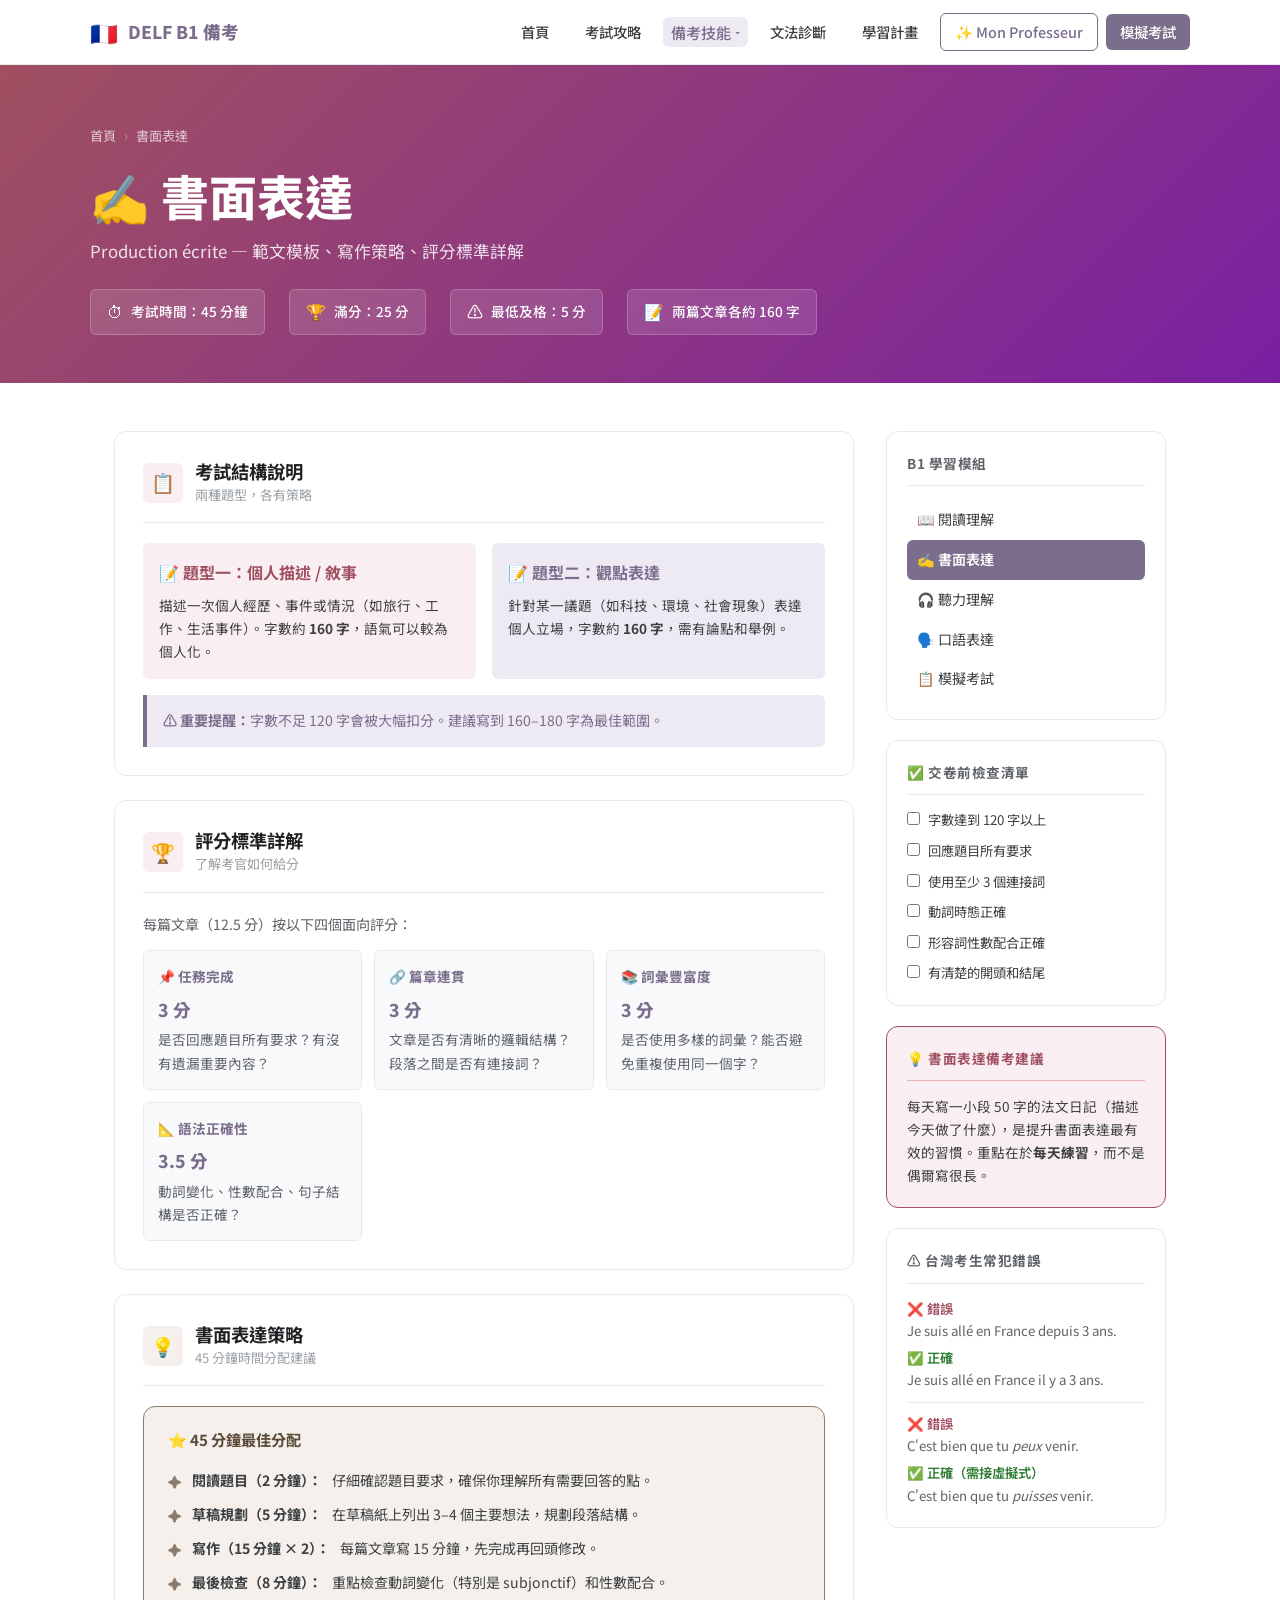
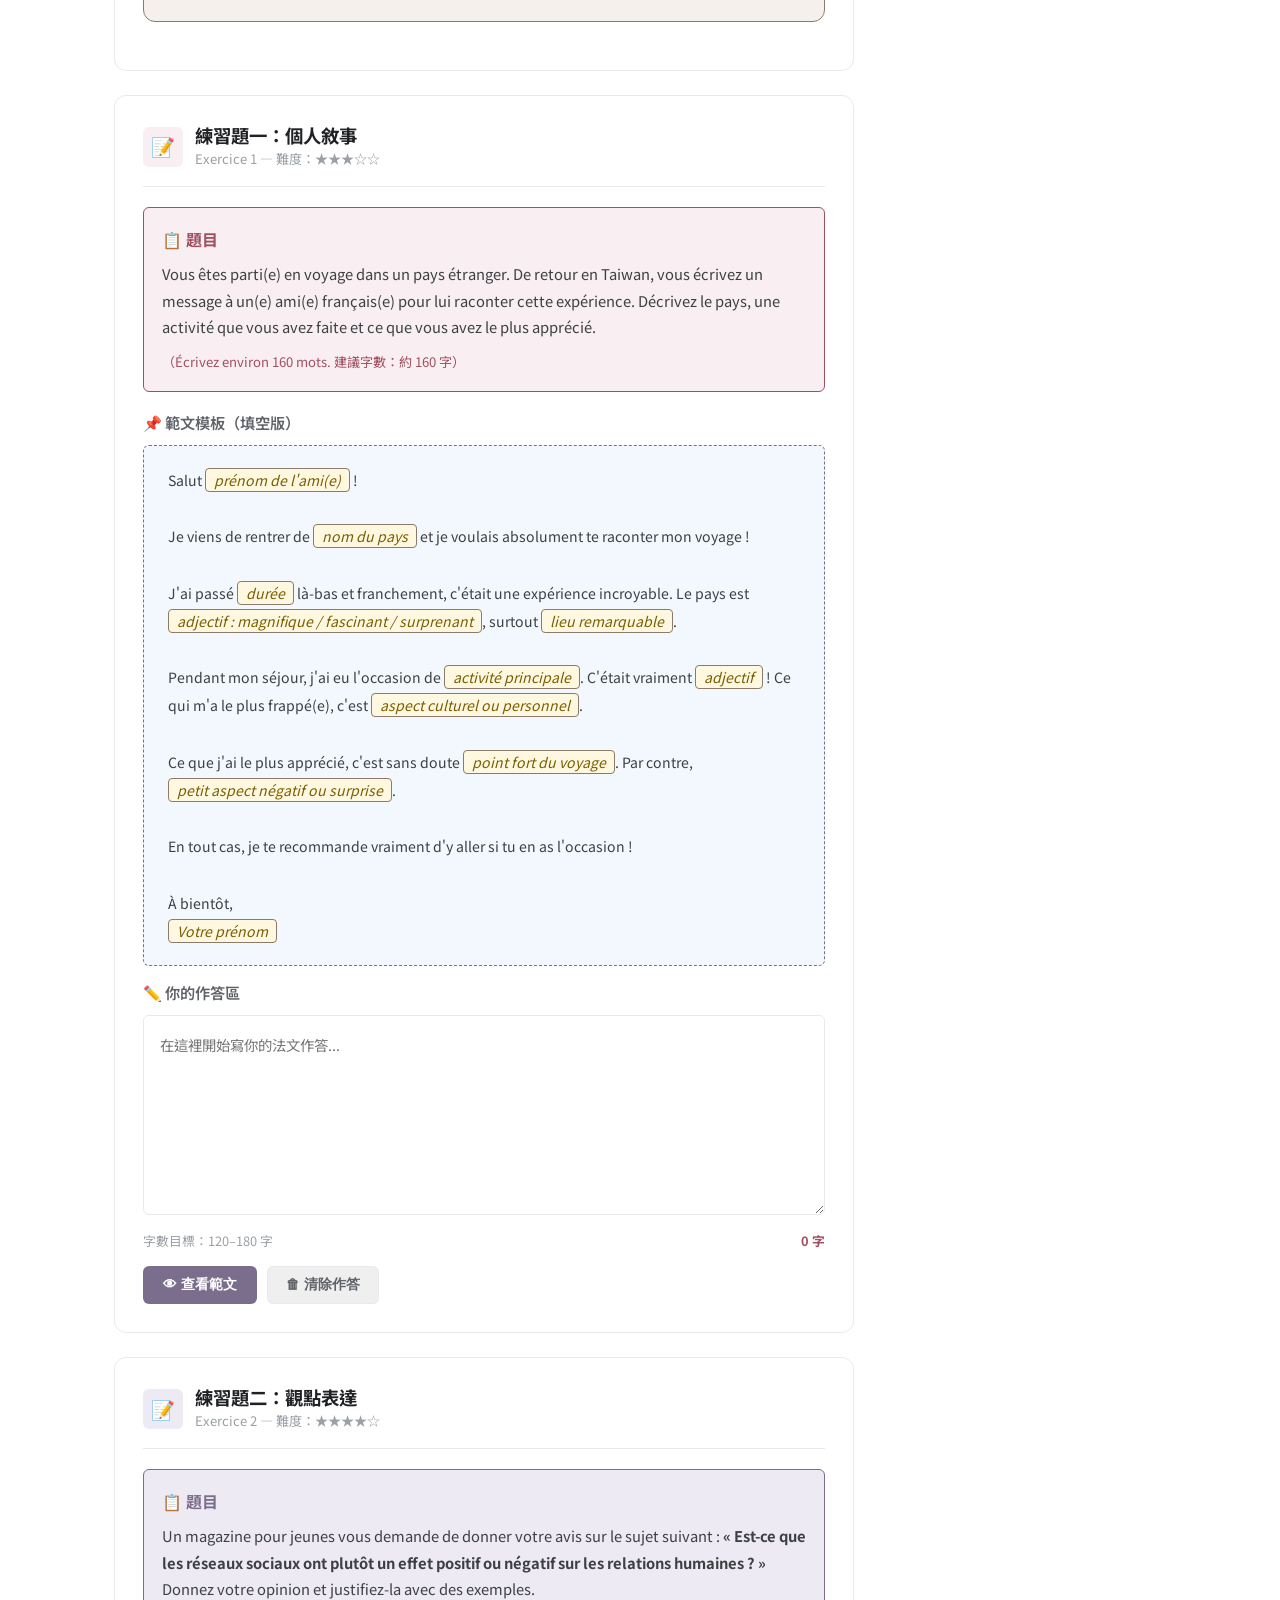
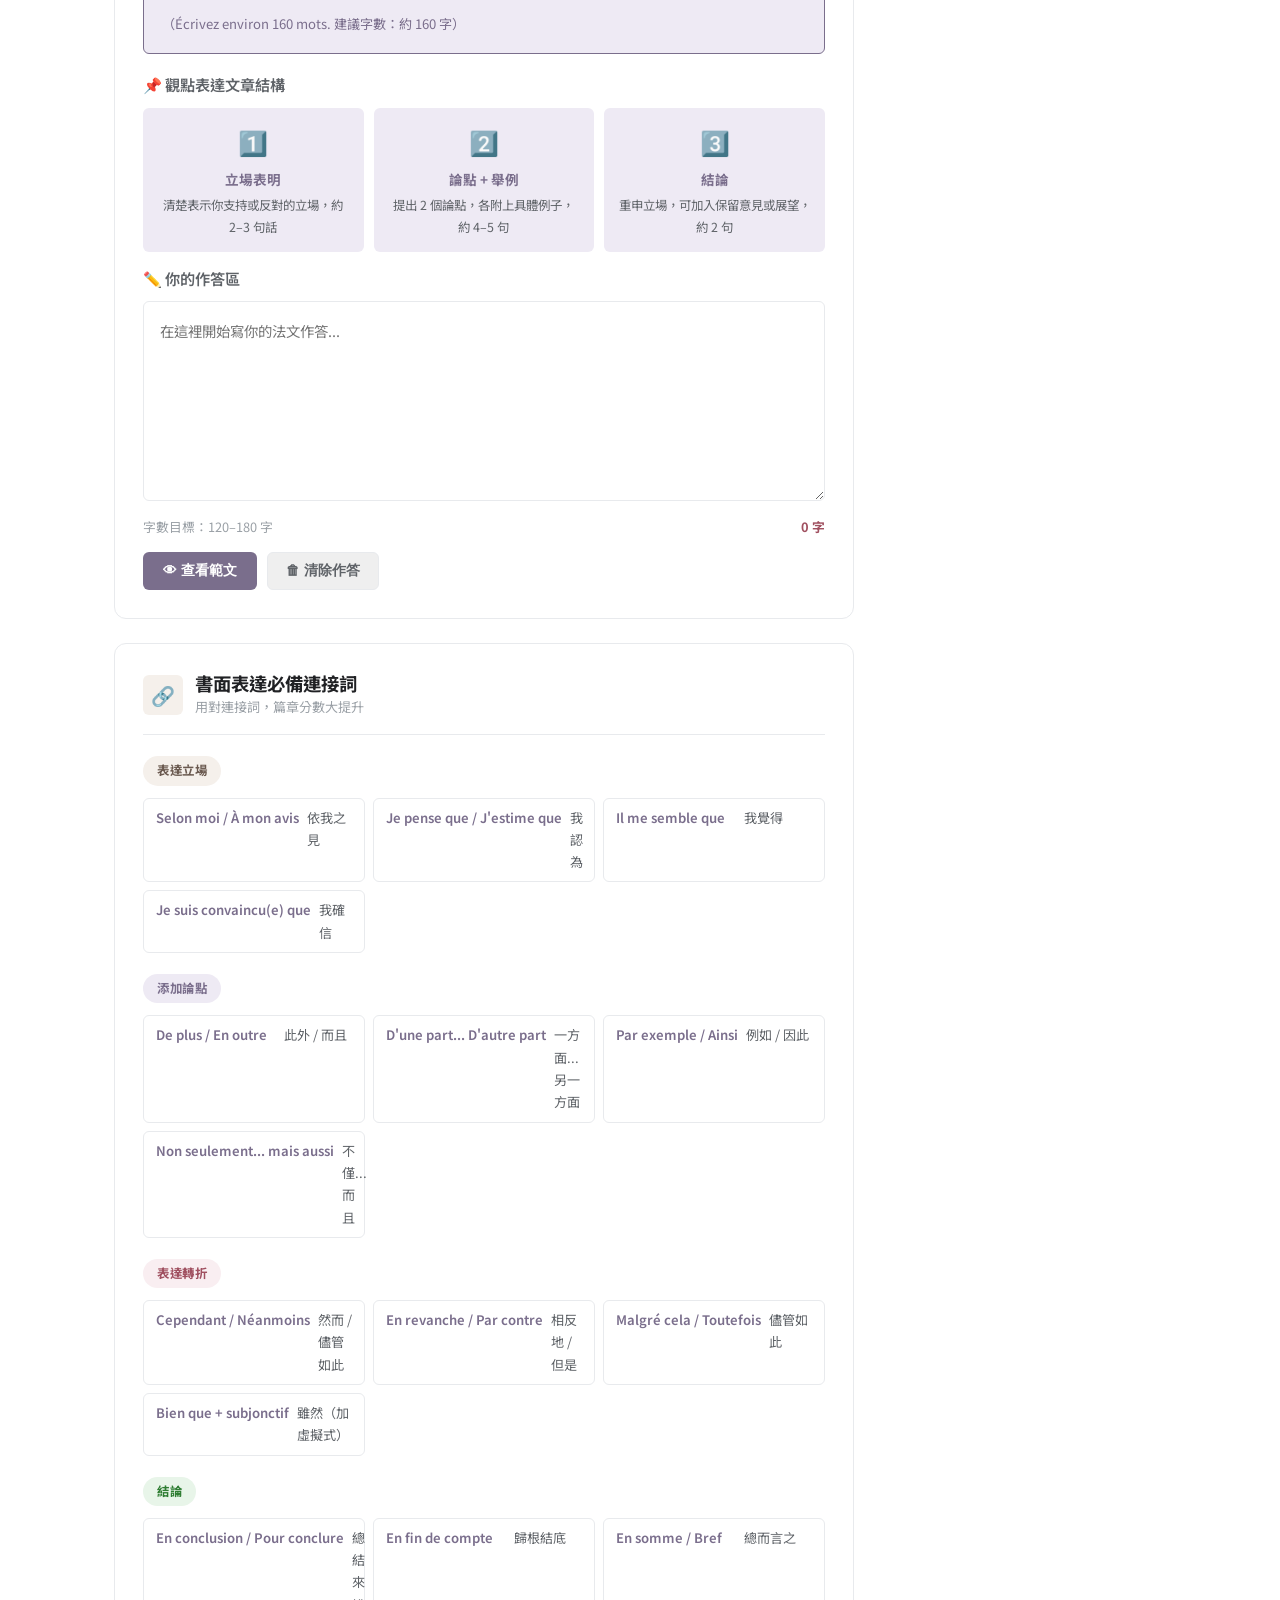
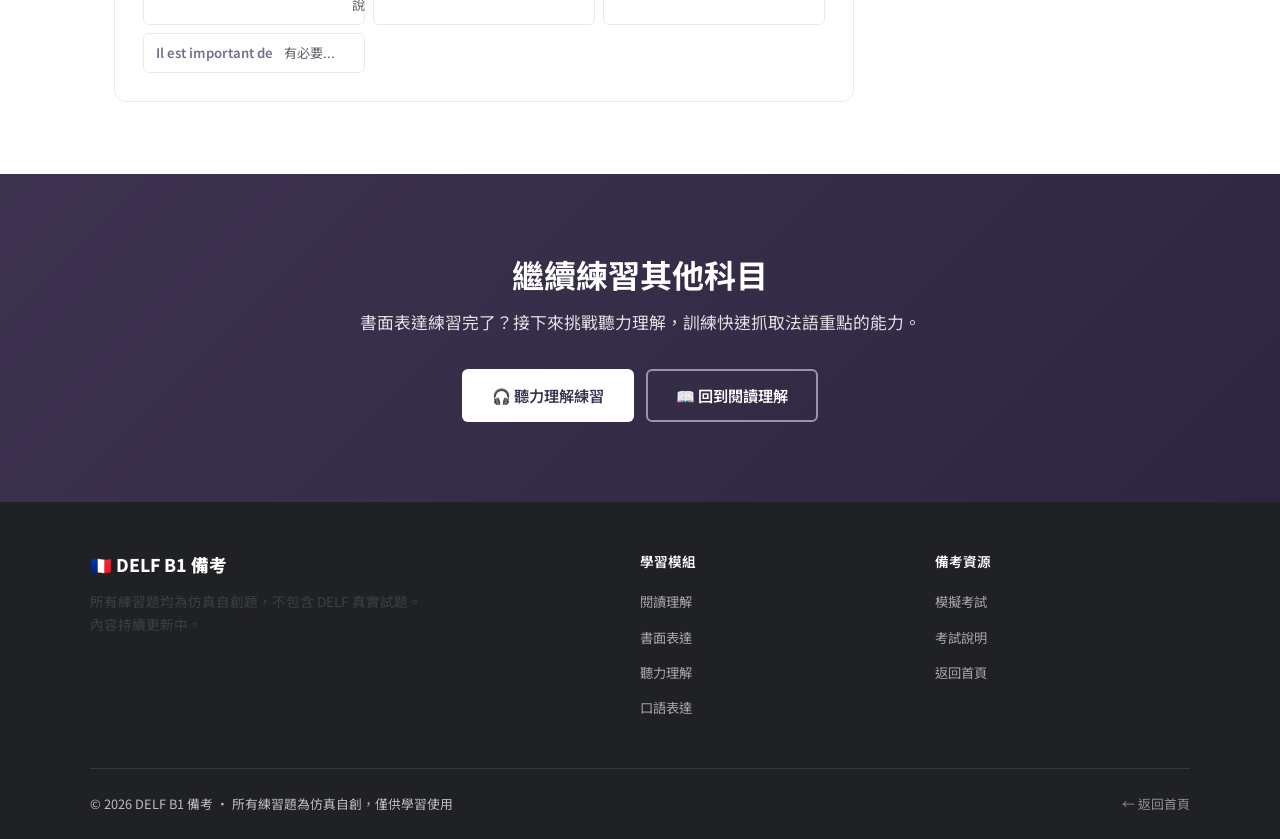
<file: levels/b1/writing.html>
<!DOCTYPE html>
<html lang="zh-TW">
<head>
  <meta charset="UTF-8" />
  <meta name="viewport" content="width=device-width, initial-scale=1.0" />
  <meta name="description" content="DELF B1 書面表達練習 — 仿真考題、範文模板、評分標準說明，幫助你有效提升法語寫作能力。" />
  <title>書面表達 · DELF B1 備考</title>
  <link rel="preconnect" href="https://fonts.googleapis.com" />
  <link rel="preconnect" href="https://fonts.gstatic.com" crossorigin />
  <link href="https://fonts.googleapis.com/css2?family=Noto+Sans+TC:wght@400;500;600;700;800&display=swap" rel="stylesheet" />
  <link rel="stylesheet" href="../../assets/css/style.css" />
  <link rel="stylesheet" href="../../assets/css/theme-lavender.css" />
  <style>
    .rubric-grid {
      display: grid;
      grid-template-columns: repeat(auto-fit, minmax(200px, 1fr));
      gap: 12px;
      margin-top: 12px;
    }
    .rubric-item {
      background: var(--gray-50);
      border: 1px solid var(--gray-200);
      border-radius: var(--radius-sm);
      padding: 14px;
      font-size: 0.85rem;
    }
    .rubric-title { font-weight: 700; color: var(--blue); margin-bottom: 6px; }
    .rubric-pts  { font-size: 1.1rem; font-weight: 800; color: var(--blue); }

    .template-box {
      background: #F3F8FF;
      border: 1.5px dashed var(--blue);
      border-radius: var(--radius-sm);
      padding: 20px 24px;
      font-size: 0.88rem;
      line-height: 2;
      margin-bottom: 16px;
    }
    .template-box .ph {
      background: #FFF8E1;
      border: 1px solid var(--gold);
      border-radius: 4px;
      padding: 1px 8px;
      font-style: italic;
      color: #7B5E00;
      white-space: nowrap;
    }
    .phrase-grid {
      display: grid;
      grid-template-columns: repeat(auto-fit, minmax(260px, 1fr));
      gap: 10px;
      margin-top: 8px;
    }
    .phrase-item {
      background: var(--white);
      border: 1px solid var(--gray-200);
      border-radius: var(--radius-sm);
      padding: 10px 14px;
      font-size: 0.85rem;
    }
    .phrase-fr { font-weight: 600; color: var(--blue); margin-bottom: 3px; }
    .phrase-zh { color: var(--gray-600); font-size: 0.8rem; }

    .writing-area {
      width: 100%;
      border: 1.5px solid var(--gray-200);
      border-radius: var(--radius-sm);
      padding: 16px;
      font-family: var(--font-main);
      font-size: 0.9rem;
      line-height: 1.8;
      resize: vertical;
      color: var(--black);
      transition: border-color var(--transition);
      min-height: 200px;
    }
    .writing-area:focus {
      outline: none;
      border-color: var(--blue);
      box-shadow: 0 0 0 3px rgba(0,63,136,0.08);
    }
    .word-count-bar {
      display: flex;
      align-items: center;
      justify-content: space-between;
      font-size: 0.8rem;
      color: var(--gray-400);
      margin-top: 8px;
    }
    .word-count-bar .count { font-weight: 700; }
    .word-count-bar .count.ok   { color: #2E7D32; }
    .word-count-bar .count.warn { color: var(--gold); }
    .word-count-bar .count.low  { color: var(--red); }

    .sample-answer {
      display: none;
      background: var(--gray-50);
      border: 1px solid var(--gray-200);
      border-radius: var(--radius-sm);
      padding: 20px;
      margin-top: 16px;
      font-size: 0.88rem;
      line-height: 2;
    }
    .sample-answer.show { display: block; }
    .sample-answer .sample-title {
      font-weight: 700;
      color: #2E7D32;
      margin-bottom: 12px;
      display: flex;
      align-items: center;
      gap: 6px;
    }
    .sample-answer .annotation {
      background: #FFF8E1;
      border-left: 3px solid var(--gold);
      padding: 8px 12px;
      margin: 12px 0;
      font-size: 0.8rem;
      color: #5D4037;
      border-radius: 0 4px 4px 0;
    }
    .connectors-grid {
      display: grid;
      grid-template-columns: repeat(auto-fit, minmax(220px, 1fr));
      gap: 8px;
    }
    .connector-tag {
      display: flex;
      align-items: flex-start;
      gap: 8px;
      padding: 8px 12px;
      background: var(--white);
      border: 1px solid var(--gray-200);
      border-radius: var(--radius-sm);
      font-size: 0.82rem;
    }
    .connector-tag .fr { font-weight: 600; color: var(--blue); flex-shrink: 0; min-width: 120px; }
    .connector-tag .zh { color: var(--gray-600); }
  </style>

  <!-- Google Analytics 4 — 換成你的 Measurement ID (G-2MVHK1R4G3) -->
  <script async src="https://www.googletagmanager.com/gtag/js?id=G-2MVHK1R4G3"></script>
  <script>
    window.dataLayer = window.dataLayer || [];
    function gtag(){dataLayer.push(arguments);}
    gtag('js', new Date());
    gtag('config', 'G-2MVHK1R4G3');
  </script>
</head>
<body>

  <!-- ===== NAVBAR ===== -->
  <nav class="navbar">
    <div class="navbar-inner">
      <a href="../../index.html" class="navbar-logo">
        <span class="flag">🇫🇷</span>
        <span>DELF B1 備考</span>
      </a>
      <button class="nav-toggle" onclick="toggleNav()" aria-label="選單">
        <span></span><span></span><span></span>
      </button>
      <div class="navbar-links" id="navLinks">
        <a href="../../index.html">首頁</a>
        <a href="../../exam-guide.html">考試攻略</a>
        <div class="nav-dropdown">
          <button class="nav-dropdown-toggle active" onclick="toggleDropdown(this)">備考技能 <span class="nav-arrow">▾</span></button>
          <div class="nav-dropdown-menu">
            <a href="reading.html">📖 閱讀理解</a>
            <a href="writing.html" class="active">✍️ 書面表達</a>
            <a href="listening.html">🎧 聽力理解</a>
            <a href="speaking.html">🗣️ 口語表達</a>
          </div>
        </div>
        <a href="grammar.html">文法診斷</a>
        <a href="../../study-plan.html">學習計畫</a>
        <a href="../../professeur.html" class="navbar-cta-secondary">✨ Mon Professeur</a>
        <a href="mock-exam.html" class="navbar-cta">模擬考試</a>
      </div>
    </div>
  </nav>

  <!-- ===== PAGE HERO ===== -->
  <div class="page-hero" style="background:linear-gradient(135deg, var(--red) 0%, #7B1FA2 100%);">
    <div class="page-hero-inner">
      <div class="breadcrumb">
        <a href="../../index.html">首頁</a>
        <span class="sep">›</span>
        <span>書面表達</span>
      </div>
      <h1>✍️ 書面表達</h1>
      <p class="subtitle">Production écrite — 範文模板、寫作策略、評分標準詳解</p>
      <div class="page-hero-meta">
        <div class="hero-meta-item"><span class="icon">⏱</span> 考試時間：45 分鐘</div>
        <div class="hero-meta-item"><span class="icon">🏆</span> 滿分：25 分</div>
        <div class="hero-meta-item"><span class="icon">⚠️</span> 最低及格：5 分</div>
        <div class="hero-meta-item"><span class="icon">📝</span> 兩篇文章各約 160 字</div>
      </div>
    </div>
  </div>

  <!-- ===== MAIN CONTENT ===== -->
  <div class="content-layout">

    <!-- ====== MAIN ====== -->
    <main class="content-main">

      <!-- 考試說明 -->
      <div class="content-block">
        <div class="block-header">
          <div class="block-icon" style="background:var(--red-light);">📋</div>
          <div>
            <h2>考試結構說明</h2>
            <div class="subtitle">兩種題型，各有策略</div>
          </div>
        </div>
        <div style="display:grid;grid-template-columns:1fr 1fr;gap:16px;margin-bottom:16px;">
          <div style="background:var(--red-light);border-radius:var(--radius-sm);padding:16px;">
            <div style="font-weight:700;color:var(--red);margin-bottom:8px;">📝 題型一：個人描述 / 敘事</div>
            <p style="font-size:0.85rem;color:var(--gray-800);line-height:1.7;">描述一次個人經歷、事件或情況（如旅行、工作、生活事件）。字數約 <strong>160 字</strong>，語氣可以較為個人化。</p>
          </div>
          <div style="background:var(--blue-light);border-radius:var(--radius-sm);padding:16px;">
            <div style="font-weight:700;color:var(--blue);margin-bottom:8px;">📝 題型二：觀點表達</div>
            <p style="font-size:0.85rem;color:var(--gray-800);line-height:1.7;">針對某一議題（如科技、環境、社會現象）表達個人立場，字數約 <strong>160 字</strong>，需有論點和舉例。</p>
          </div>
        </div>
        <div style="background:var(--blue-light);border-left:4px solid var(--blue);padding:14px 16px;border-radius:0 var(--radius-sm) var(--radius-sm) 0;font-size:0.88rem;color:var(--blue);">
          <strong>⚠️ 重要提醒：</strong>字數不足 120 字會被大幅扣分。建議寫到 160–180 字為最佳範圍。
        </div>
      </div>

      <!-- 評分標準 -->
      <div class="content-block">
        <div class="block-header">
          <div class="block-icon" style="background:var(--red-light);">🏆</div>
          <div>
            <h2>評分標準詳解</h2>
            <div class="subtitle">了解考官如何給分</div>
          </div>
        </div>
        <p style="font-size:0.88rem;color:var(--gray-600);margin-bottom:14px;">每篇文章（12.5 分）按以下四個面向評分：</p>
        <div class="rubric-grid">
          <div class="rubric-item">
            <div class="rubric-title">📌 任務完成</div>
            <div class="rubric-pts">3 分</div>
            <p style="color:var(--gray-600);margin-top:4px;">是否回應題目所有要求？有沒有遺漏重要內容？</p>
          </div>
          <div class="rubric-item">
            <div class="rubric-title">🔗 篇章連貫</div>
            <div class="rubric-pts">3 分</div>
            <p style="color:var(--gray-600);margin-top:4px;">文章是否有清晰的邏輯結構？段落之間是否有連接詞？</p>
          </div>
          <div class="rubric-item">
            <div class="rubric-title">📚 詞彙豐富度</div>
            <div class="rubric-pts">3 分</div>
            <p style="color:var(--gray-600);margin-top:4px;">是否使用多樣的詞彙？能否避免重複使用同一個字？</p>
          </div>
          <div class="rubric-item">
            <div class="rubric-title">📐 語法正確性</div>
            <div class="rubric-pts">3.5 分</div>
            <p style="color:var(--gray-600);margin-top:4px;">動詞變化、性數配合、句子結構是否正確？</p>
          </div>
        </div>
      </div>

      <!-- 解題策略 -->
      <div class="content-block">
        <div class="block-header">
          <div class="block-icon" style="background:var(--gold-light);">💡</div>
          <div>
            <h2>書面表達策略</h2>
            <div class="subtitle">45 分鐘時間分配建議</div>
          </div>
        </div>
        <div class="strategy-box">
          <div class="strategy-title">⭐ 45 分鐘最佳分配</div>
          <ul class="strategy-list">
            <li><strong>閱讀題目（2 分鐘）：</strong>仔細確認題目要求，確保你理解所有需要回答的點。</li>
            <li><strong>草稿規劃（5 分鐘）：</strong>在草稿紙上列出 3–4 個主要想法，規劃段落結構。</li>
            <li><strong>寫作（15 分鐘 × 2）：</strong>每篇文章寫 15 分鐘，先完成再回頭修改。</li>
            <li><strong>最後檢查（8 分鐘）：</strong>重點檢查動詞變化（特別是 subjonctif）和性數配合。</li>
          </ul>
        </div>
      </div>

      <!-- 練習題一：個人描述 -->
      <div class="content-block">
        <div class="block-header">
          <div class="block-icon" style="background:var(--red-light);">📝</div>
          <div>
            <h2>練習題一：個人敘事</h2>
            <div class="subtitle">Exercice 1 — 難度：★★★☆☆</div>
          </div>
        </div>

        <div style="background:var(--red-light);border:1px solid var(--red);border-radius:var(--radius-sm);padding:18px;margin-bottom:20px;">
          <div style="font-weight:700;color:var(--red);margin-bottom:8px;">📋 題目</div>
          <p style="font-size:0.92rem;line-height:1.8;">Vous êtes parti(e) en voyage dans un pays étranger. De retour en Taiwan, vous écrivez un message à un(e) ami(e) français(e) pour lui raconter cette expérience. Décrivez le pays, une activité que vous avez faite et ce que vous avez le plus apprécié.</p>
          <p style="font-size:0.82rem;color:var(--red);margin-top:10px;">（Écrivez environ 160 mots. 建議字數：約 160 字）</p>
        </div>

        <h3 style="font-size:0.95rem;margin-bottom:12px;color:var(--gray-600);">📌 範文模板（填空版）</h3>
        <div class="template-box">
          <p>Salut <span class="ph">prénom de l'ami(e)</span> !</p>
          <br>
          <p>Je viens de rentrer de <span class="ph">nom du pays</span> et je voulais absolument te raconter mon voyage !</p>
          <br>
          <p>J'ai passé <span class="ph">durée</span> là-bas et franchement, c'était une expérience incroyable. Le pays est <span class="ph">adjectif : magnifique / fascinant / surprenant</span>, surtout <span class="ph">lieu remarquable</span>.</p>
          <br>
          <p>Pendant mon séjour, j'ai eu l'occasion de <span class="ph">activité principale</span>. C'était vraiment <span class="ph">adjectif</span> ! Ce qui m'a le plus frappé(e), c'est <span class="ph">aspect culturel ou personnel</span>.</p>
          <br>
          <p>Ce que j'ai le plus apprécié, c'est sans doute <span class="ph">point fort du voyage</span>. Par contre, <span class="ph">petit aspect négatif ou surprise</span>.</p>
          <br>
          <p>En tout cas, je te recommande vraiment d'y aller si tu en as l'occasion !</p>
          <br>
          <p>À bientôt,<br><span class="ph">Votre prénom</span></p>
        </div>

        <h3 style="font-size:0.95rem;margin-bottom:12px;color:var(--gray-600);">✏️ 你的作答區</h3>
        <textarea class="writing-area" id="writing-1" placeholder="在這裡開始寫你的法文作答..." oninput="updateWordCount('writing-1','wc1')"></textarea>
        <div class="word-count-bar">
          <span>字數目標：120–180 字</span>
          <span class="count low" id="wc1">0 字</span>
        </div>
        <div style="display:flex;gap:10px;flex-wrap:wrap;margin-top:14px;">
          <button class="btn btn-blue btn-sm" onclick="showSample('sample-1')">👁 查看範文</button>
          <button class="btn btn-sm" style="border:1.5px solid var(--gray-200);color:var(--gray-600);" onclick="clearWriting('writing-1','wc1')">🗑 清除作答</button>
        </div>

        <!-- 範文 -->
        <div class="sample-answer" id="sample-1">
          <div class="sample-title">✅ 參考範文（約 170 字）</div>
          <p>Salut Marie !</p>
          <p>Je viens de rentrer du Japon et je voulais absolument te raconter mon voyage !</p>
          <div class="annotation">💡 開頭直接切入主題，語氣友善自然，符合「寫給朋友的信」格式。</div>
          <p>J'ai passé dix jours là-bas et franchement, c'était une expérience inoubliable. Le pays est fascinant, surtout la ville de Kyoto avec ses temples et ses jardins magnifiques.</p>
          <div class="annotation">💡 「dix jours」比「10 jours」更正式；「inoubliable」是好詞，比 mémorable 更豐富。</div>
          <p>Pendant mon séjour, j'ai eu l'occasion de participer à une cérémonie du thé traditionnelle. C'était vraiment émouvant de vivre cette expérience culturelle authentique !</p>
          <p>Ce que j'ai le plus apprécié, c'est sans doute la gentillesse des Japonais et la qualité de la gastronomie locale. Par contre, je n'avais pas prévu que les temples seraient si nombreux — j'ai beaucoup marché !</p>
          <div class="annotation">💡 「Par contre」表示小轉折，製造文章節奏感，並展示 conditionnel 的使用。</div>
          <p>En tout cas, je te recommande vraiment d'y aller si tu en as l'occasion !</p>
          <p>À bientôt,<br>Sabrina</p>
          <div style="margin-top:16px;padding-top:12px;border-top:1px solid var(--gray-200);">
            <div style="font-weight:700;font-size:0.85rem;margin-bottom:8px;">📊 這篇範文的亮點：</div>
            <ul style="list-style:disc;padding-left:18px;font-size:0.83rem;color:var(--gray-600);line-height:2;">
              <li>使用多種時態：passé composé、imparfait、conditionnel passé</li>
              <li>連接詞豐富：franchement、surtout、sans doute、par contre、en tout cas</li>
              <li>語氣符合朋友書信：口語化但不過於隨便</li>
              <li>回應所有題目要求：描述國家、活動、最喜歡的事</li>
            </ul>
          </div>
        </div>
      </div>

      <!-- 練習題二：觀點表達 -->
      <div class="content-block">
        <div class="block-header">
          <div class="block-icon" style="background:var(--blue-light);">📝</div>
          <div>
            <h2>練習題二：觀點表達</h2>
            <div class="subtitle">Exercice 2 — 難度：★★★★☆</div>
          </div>
        </div>

        <div style="background:var(--blue-light);border:1px solid var(--blue);border-radius:var(--radius-sm);padding:18px;margin-bottom:20px;">
          <div style="font-weight:700;color:var(--blue);margin-bottom:8px;">📋 題目</div>
          <p style="font-size:0.92rem;line-height:1.8;">Un magazine pour jeunes vous demande de donner votre avis sur le sujet suivant : <strong>« Est-ce que les réseaux sociaux ont plutôt un effet positif ou négatif sur les relations humaines ? »</strong> Donnez votre opinion et justifiez-la avec des exemples.</p>
          <p style="font-size:0.82rem;color:var(--blue);margin-top:10px;">（Écrivez environ 160 mots. 建議字數：約 160 字）</p>
        </div>

        <h3 style="font-size:0.95rem;margin-bottom:12px;color:var(--gray-600);">📌 觀點表達文章結構</h3>
        <div style="display:grid;grid-template-columns:repeat(3,1fr);gap:10px;margin-bottom:16px;">
          <div style="background:var(--blue-light);border-radius:var(--radius-sm);padding:14px;text-align:center;">
            <div style="font-size:1.5rem;margin-bottom:6px;">1️⃣</div>
            <div style="font-weight:700;font-size:0.85rem;color:var(--blue);">立場表明</div>
            <p style="font-size:0.78rem;color:var(--gray-600);margin-top:4px;">清楚表示你支持或反對的立場，約 2–3 句話</p>
          </div>
          <div style="background:var(--blue-light);border-radius:var(--radius-sm);padding:14px;text-align:center;">
            <div style="font-size:1.5rem;margin-bottom:6px;">2️⃣</div>
            <div style="font-weight:700;font-size:0.85rem;color:var(--blue);">論點 + 舉例</div>
            <p style="font-size:0.78rem;color:var(--gray-600);margin-top:4px;">提出 2 個論點，各附上具體例子，約 4–5 句</p>
          </div>
          <div style="background:var(--blue-light);border-radius:var(--radius-sm);padding:14px;text-align:center;">
            <div style="font-size:1.5rem;margin-bottom:6px;">3️⃣</div>
            <div style="font-weight:700;font-size:0.85rem;color:var(--blue);">結論</div>
            <p style="font-size:0.78rem;color:var(--gray-600);margin-top:4px;">重申立場，可加入保留意見或展望，約 2 句</p>
          </div>
        </div>

        <h3 style="font-size:0.95rem;margin-bottom:12px;color:var(--gray-600);">✏️ 你的作答區</h3>
        <textarea class="writing-area" id="writing-2" placeholder="在這裡開始寫你的法文作答..." oninput="updateWordCount('writing-2','wc2')"></textarea>
        <div class="word-count-bar">
          <span>字數目標：120–180 字</span>
          <span class="count low" id="wc2">0 字</span>
        </div>
        <div style="display:flex;gap:10px;flex-wrap:wrap;margin-top:14px;">
          <button class="btn btn-blue btn-sm" onclick="showSample('sample-2')">👁 查看範文</button>
          <button class="btn btn-sm" style="border:1.5px solid var(--gray-200);color:var(--gray-600);" onclick="clearWriting('writing-2','wc2')">🗑 清除作答</button>
        </div>

        <div class="sample-answer" id="sample-2">
          <div class="sample-title">✅ 參考範文（約 165 字）</div>
          <p>Selon moi, les réseaux sociaux ont globalement un effet <em>négatif</em> sur les relations humaines, même s'ils présentent certains avantages.</p>
          <div class="annotation">💡 「Selon moi」+ 立場 + 「même si」讓步 — 這是觀點表達的黃金開場結構。</div>
          <p>D'un côté, il est vrai qu'ils permettent de rester en contact avec des amis éloignés. Par exemple, grâce à ces plateformes, je peux garder le contact avec mes amis partis à l'étranger.</p>
          <div class="annotation">💡「D'un côté... D'un autre côté」是觀點題最重要的對比結構。</div>
          <p>Cependant, d'un autre côté, je remarque que les réseaux sociaux créent souvent une communication superficielle. On préfère envoyer un « like » plutôt que d'appeler un ami. De plus, ils peuvent provoquer des sentiments d'isolement, car les gens comparent constamment leur vie réelle à des images idéalisées.</p>
          <p>En conclusion, bien que les réseaux sociaux facilitent certains contacts, ils appauvrissent la qualité des vraies relations humaines. Il faut savoir les utiliser avec modération.</p>
          <div class="annotation">💡 結論用「bien que + subjonctif」展示語法能力，是加分句型！</div>
          <div style="margin-top:16px;padding-top:12px;border-top:1px solid var(--gray-200);">
            <div style="font-weight:700;font-size:0.85rem;margin-bottom:8px;">📊 這篇範文的亮點：</div>
            <ul style="list-style:disc;padding-left:18px;font-size:0.83rem;color:var(--gray-600);line-height:2;">
              <li>結構清晰：立場 → 正面論點 → 反面論點 → 結論</li>
              <li>使用 subjonctif：bien que les réseaux sociaux <em>facilitent</em></li>
              <li>連接詞多元：D'un côté / D'un autre côté / Cependant / De plus / En conclusion</li>
              <li>有具體例子支撐論點（like 的例子）</li>
            </ul>
          </div>
        </div>
      </div>

      <!-- 必備連接詞 -->
      <div class="content-block">
        <div class="block-header">
          <div class="block-icon" style="background:var(--gold-light);">🔗</div>
          <div>
            <h2>書面表達必備連接詞</h2>
            <div class="subtitle">用對連接詞，篇章分數大提升</div>
          </div>
        </div>

        <div style="margin-bottom:20px;">
          <div class="section-tag gold" style="margin-bottom:12px;">表達立場</div>
          <div class="connectors-grid">
            <div class="connector-tag"><span class="fr">Selon moi / À mon avis</span><span class="zh">依我之見</span></div>
            <div class="connector-tag"><span class="fr">Je pense que / J'estime que</span><span class="zh">我認為</span></div>
            <div class="connector-tag"><span class="fr">Il me semble que</span><span class="zh">我覺得</span></div>
            <div class="connector-tag"><span class="fr">Je suis convaincu(e) que</span><span class="zh">我確信</span></div>
          </div>
        </div>

        <div style="margin-bottom:20px;">
          <div class="section-tag" style="margin-bottom:12px;">添加論點</div>
          <div class="connectors-grid">
            <div class="connector-tag"><span class="fr">De plus / En outre</span><span class="zh">此外 / 而且</span></div>
            <div class="connector-tag"><span class="fr">D'une part... D'autre part</span><span class="zh">一方面...另一方面</span></div>
            <div class="connector-tag"><span class="fr">Par exemple / Ainsi</span><span class="zh">例如 / 因此</span></div>
            <div class="connector-tag"><span class="fr">Non seulement... mais aussi</span><span class="zh">不僅...而且</span></div>
          </div>
        </div>

        <div style="margin-bottom:20px;">
          <div class="section-tag red" style="margin-bottom:12px;">表達轉折</div>
          <div class="connectors-grid">
            <div class="connector-tag"><span class="fr">Cependant / Néanmoins</span><span class="zh">然而 / 儘管如此</span></div>
            <div class="connector-tag"><span class="fr">En revanche / Par contre</span><span class="zh">相反地 / 但是</span></div>
            <div class="connector-tag"><span class="fr">Malgré cela / Toutefois</span><span class="zh">儘管如此</span></div>
            <div class="connector-tag"><span class="fr">Bien que + subjonctif</span><span class="zh">雖然（加虛擬式）</span></div>
          </div>
        </div>

        <div>
          <div class="section-tag" style="background:#E8F5E9;color:#2E7D32;margin-bottom:12px;">結論</div>
          <div class="connectors-grid">
            <div class="connector-tag"><span class="fr">En conclusion / Pour conclure</span><span class="zh">總結來說</span></div>
            <div class="connector-tag"><span class="fr">En fin de compte</span><span class="zh">歸根結底</span></div>
            <div class="connector-tag"><span class="fr">En somme / Bref</span><span class="zh">總而言之</span></div>
            <div class="connector-tag"><span class="fr">Il est important de</span><span class="zh">有必要...</span></div>
          </div>
        </div>
      </div>

    </main>

    <!-- ====== SIDEBAR ====== -->
    <aside class="content-sidebar">

      <!-- 模組導航 -->
      <div class="sidebar-widget">
        <div class="widget-title">B1 學習模組</div>
        <ul class="nav-list">
          <li><a href="reading.html">📖 閱讀理解</a></li>
          <li><a href="writing.html" class="current">✍️ 書面表達</a></li>
          <li><a href="listening.html">🎧 聽力理解</a></li>
          <li><a href="speaking.html">🗣️ 口語表達</a></li>
          <li><a href="mock-exam.html">📋 模擬考試</a></li>
        </ul>
      </div>

      <!-- 評分檢查清單 -->
      <div class="sidebar-widget">
        <div class="widget-title">✅ 交卷前檢查清單</div>
        <div style="display:flex;flex-direction:column;gap:8px;">
          <label style="display:flex;align-items:flex-start;gap:8px;cursor:pointer;font-size:0.83rem;color:var(--gray-800);">
            <input type="checkbox" style="margin-top:3px;flex-shrink:0;"> 字數達到 120 字以上
          </label>
          <label style="display:flex;align-items:flex-start;gap:8px;cursor:pointer;font-size:0.83rem;color:var(--gray-800);">
            <input type="checkbox" style="margin-top:3px;flex-shrink:0;"> 回應題目所有要求
          </label>
          <label style="display:flex;align-items:flex-start;gap:8px;cursor:pointer;font-size:0.83rem;color:var(--gray-800);">
            <input type="checkbox" style="margin-top:3px;flex-shrink:0;"> 使用至少 3 個連接詞
          </label>
          <label style="display:flex;align-items:flex-start;gap:8px;cursor:pointer;font-size:0.83rem;color:var(--gray-800);">
            <input type="checkbox" style="margin-top:3px;flex-shrink:0;"> 動詞時態正確
          </label>
          <label style="display:flex;align-items:flex-start;gap:8px;cursor:pointer;font-size:0.83rem;color:var(--gray-800);">
            <input type="checkbox" style="margin-top:3px;flex-shrink:0;"> 形容詞性數配合正確
          </label>
          <label style="display:flex;align-items:flex-start;gap:8px;cursor:pointer;font-size:0.83rem;color:var(--gray-800);">
            <input type="checkbox" style="margin-top:3px;flex-shrink:0;"> 有清楚的開頭和結尾
          </label>
        </div>
      </div>

      <!-- 備考小提示 -->
      <div class="sidebar-widget" style="background:var(--red-light);border-color:var(--red);">
        <div class="widget-title" style="color:var(--red);border-color:rgba(198,40,40,0.3);">💡 書面表達備考建議</div>
        <p style="font-size:0.85rem;color:var(--gray-800);line-height:1.7;">
          每天寫一小段 50 字的法文日記（描述今天做了什麼），是提升書面表達最有效的習慣。重點在於<strong>每天練習</strong>，而不是偶爾寫很長。
        </p>
      </div>

      <!-- 常見語法錯誤 -->
      <div class="sidebar-widget">
        <div class="widget-title">⚠️ 台灣考生常犯錯誤</div>
        <div style="display:flex;flex-direction:column;gap:10px;">
          <div style="font-size:0.83rem;">
            <div style="color:var(--red);font-weight:600;">❌ 錯誤</div>
            <div style="color:var(--gray-600);">Je suis allé en France depuis 3 ans.</div>
            <div style="color:#2E7D32;font-weight:600;margin-top:4px;">✅ 正確</div>
            <div style="color:var(--gray-600);">Je suis allé en France il y a 3 ans.</div>
          </div>
          <div style="border-top:1px solid var(--gray-200);padding-top:10px;font-size:0.83rem;">
            <div style="color:var(--red);font-weight:600;">❌ 錯誤</div>
            <div style="color:var(--gray-600);">C'est bien que tu <em>peux</em> venir.</div>
            <div style="color:#2E7D32;font-weight:600;margin-top:4px;">✅ 正確（需接虛擬式）</div>
            <div style="color:var(--gray-600);">C'est bien que tu <em>puisses</em> venir.</div>
          </div>
        </div>
      </div>

    </aside>
  </div>

  <!-- ===== CTA ===== -->
  <section class="cta-banner">
    <div class="container">
      <h2>繼續練習其他科目</h2>
      <p>書面表達練習完了？接下來挑戰聽力理解，訓練快速抓取法語重點的能力。</p>
      <div class="hero-actions">
        <a href="listening.html" class="btn btn-primary">🎧 聽力理解練習</a>
        <a href="reading.html" class="btn btn-outline">📖 回到閱讀理解</a>
      </div>
    </div>
  </section>

  <!-- ===== FOOTER ===== -->
  <footer class="footer">
    <div class="footer-inner">
      <div class="footer-brand">
        <div class="logo">🇫🇷 DELF B1 備考</div>
        <p>所有練習題均為仿真自創題，不包含 DELF 真實試題。<br>內容持續更新中。</p>
      </div>
      <div class="footer-col">
        <h4>學習模組</h4>
        <ul>
          <li><a href="reading.html">閱讀理解</a></li>
          <li><a href="writing.html">書面表達</a></li>
          <li><a href="listening.html">聽力理解</a></li>
          <li><a href="speaking.html">口語表達</a></li>
        </ul>
      </div>
      <div class="footer-col">
        <h4>備考資源</h4>
        <ul>
          <li><a href="mock-exam.html">模擬考試</a></li>
          <li><a href="../../index.html#exam-overview">考試說明</a></li>
          <li><a href="../../index.html">返回首頁</a></li>
        </ul>
      </div>
    </div>
    <div class="footer-bottom">
      <span>© 2026 DELF B1 備考 · 所有練習題為仿真自創，僅供學習使用</span>
      <a href="../../index.html">← 返回首頁</a>
    </div>
  </footer>

  <script>
    function toggleNav() {
      document.getElementById('navLinks').classList.toggle('open');
    }
    function toggleDropdown(btn) {
      const dd = btn.closest('.nav-dropdown');
      const isOpen = dd.classList.contains('open');
      document.querySelectorAll('.nav-dropdown.open').forEach(d => d.classList.remove('open'));
      if (!isOpen) dd.classList.add('open');
    }
    document.addEventListener('click', function(e) {
      if (!e.target.closest('.nav-dropdown')) {
        document.querySelectorAll('.nav-dropdown.open').forEach(d => d.classList.remove('open'));
      }
    });

    function updateWordCount(textareaId, counterId) {
      const text = document.getElementById(textareaId).value.trim();
      const words = text ? text.split(/\s+/).length : 0;
      const el = document.getElementById(counterId);
      el.textContent = words + ' 字';
      el.className = 'count';
      if (words >= 120 && words <= 200) el.classList.add('ok');
      else if (words >= 80)             el.classList.add('warn');
      else                              el.classList.add('low');
    }

    function showSample(id) {
      const el = document.getElementById(id);
      el.classList.toggle('show');
      const btn = el.previousElementSibling.previousElementSibling.querySelector('button');
      if (btn) btn.textContent = el.classList.contains('show') ? '🙈 隱藏範文' : '👁 查看範文';
    }

    function clearWriting(textareaId, counterId) {
      if (confirm('確定要清除你的作答嗎？')) {
        document.getElementById(textareaId).value = '';
        updateWordCount(textareaId, counterId);
      }
    }
  </script>

</body>
</html>
</file>
<file: assets/css/style.css>
/* ============================================================
   DELF B1 學習網站 — 共用樣式系統
   Design System: Clean, Modern, French-inspired
   ============================================================ */

/* ---------- CSS Variables ---------- */
:root {
  --blue:        #003F88;
  --blue-mid:    #1565C0;
  --blue-light:  #E8F0FE;
  --red:         #C62828;
  --red-light:   #FFEBEE;
  --gold:        #F9A825;
  --gold-light:  #FFF8E1;
  --white:       #FFFFFF;
  --gray-50:     #F8F9FA;
  --gray-100:    #F1F3F4;
  --gray-200:    #E8EAED;
  --gray-400:    #9AA0A6;
  --gray-600:    #5F6368;
  --gray-800:    #3C4043;
  --black:       #202124;

  --font-main:   'Noto Sans TC', 'Segoe UI', sans-serif;
  --font-french: 'Georgia', 'Times New Roman', serif;

  --radius-sm:   6px;
  --radius-md:   12px;
  --radius-lg:   20px;
  --radius-xl:   32px;

  --shadow-sm:   0 1px 4px rgba(0,0,0,0.08);
  --shadow-md:   0 4px 16px rgba(0,0,0,0.10);
  --shadow-lg:   0 8px 32px rgba(0,0,0,0.12);

  --transition:  0.2s ease;
  --max-width:   1100px;
}

/* ---------- Reset ---------- */
*, *::before, *::after { box-sizing: border-box; margin: 0; padding: 0; }
html { scroll-behavior: smooth; font-size: 16px; }
body {
  font-family: var(--font-main);
  color: var(--black);
  background: var(--white);
  line-height: 1.7;
  -webkit-font-smoothing: antialiased;
}
a { color: inherit; text-decoration: none; }
img { max-width: 100%; display: block; }
ul { list-style: none; }

/* ---------- Typography ---------- */
h1 { font-size: clamp(2rem, 4vw, 3rem); font-weight: 800; line-height: 1.2; }
h2 { font-size: clamp(1.4rem, 3vw, 2rem); font-weight: 700; line-height: 1.3; }
h3 { font-size: 1.2rem; font-weight: 600; line-height: 1.4; }
h4 { font-size: 1rem; font-weight: 600; }
p  { color: var(--gray-800); }

/* ---------- Layout ---------- */
.container {
  max-width: var(--max-width);
  margin: 0 auto;
  padding: 0 24px;
}
.section { padding: 80px 0; }
.section-sm { padding: 48px 0; }

/* ---------- Navigation ---------- */
.navbar {
  position: sticky;
  top: 0;
  z-index: 100;
  background: rgba(255,255,255,0.95);
  backdrop-filter: blur(10px);
  border-bottom: 1px solid var(--gray-200);
  padding: 0 24px;
}
.navbar-inner {
  max-width: var(--max-width);
  margin: 0 auto;
  display: flex;
  align-items: center;
  justify-content: space-between;
  height: 64px;
}
.navbar-logo {
  display: flex;
  align-items: center;
  gap: 10px;
  font-weight: 800;
  font-size: 1.1rem;
  color: var(--blue);
}
.navbar-logo .flag { font-size: 1.4rem; }
.navbar-links {
  display: flex;
  align-items: center;
  gap: 8px;
}
.navbar-links a {
  padding: 6px 14px;
  border-radius: var(--radius-sm);
  font-size: 0.9rem;
  font-weight: 500;
  color: var(--gray-800);
  transition: background var(--transition), color var(--transition);
}
.navbar-links a:hover { background: var(--gray-100); color: var(--blue); }
.navbar-links a.active { background: var(--blue-light); color: var(--blue); font-weight: 600; }
.navbar-cta {
  background: var(--blue) !important;
  color: var(--white) !important;
  border-radius: var(--radius-sm) !important;
}
.navbar-cta:hover { background: var(--blue-mid) !important; }

/* Mobile nav toggle */
.nav-toggle { display: none; cursor: pointer; padding: 8px; border: none; background: none; }
.nav-toggle span {
  display: block; width: 22px; height: 2px;
  background: var(--gray-800); margin: 5px 0;
  transition: var(--transition);
}

/* ---------- Hero ---------- */
.hero {
  background: linear-gradient(135deg, var(--blue) 0%, #1a237e 60%, #0d47a1 100%);
  color: var(--white);
  padding: 100px 24px 80px;
  text-align: center;
  position: relative;
  overflow: hidden;
}
.hero::before {
  content: '';
  position: absolute;
  top: -50%;
  left: -50%;
  width: 200%;
  height: 200%;
  background: radial-gradient(circle at 60% 40%, rgba(255,255,255,0.06) 0%, transparent 50%);
  pointer-events: none;
}
.hero-badge {
  display: inline-block;
  background: rgba(255,255,255,0.15);
  border: 1px solid rgba(255,255,255,0.25);
  color: var(--white);
  padding: 4px 16px;
  border-radius: 100px;
  font-size: 0.82rem;
  font-weight: 600;
  letter-spacing: 0.5px;
  margin-bottom: 20px;
}
.hero h1 { color: var(--white); margin-bottom: 16px; }
.hero p {
  color: rgba(255,255,255,0.85);
  font-size: 1.15rem;
  max-width: 560px;
  margin: 0 auto 36px;
}
.hero-actions { display: flex; gap: 12px; justify-content: center; flex-wrap: wrap; }

/* ---------- Buttons ---------- */
.btn {
  display: inline-flex;
  align-items: center;
  gap: 8px;
  padding: 12px 28px;
  border-radius: var(--radius-sm);
  font-size: 0.95rem;
  font-weight: 600;
  cursor: pointer;
  border: 2px solid transparent;
  transition: all var(--transition);
}
.btn-primary {
  background: var(--white);
  color: var(--blue);
}
.btn-primary:hover { background: var(--blue-light); transform: translateY(-1px); box-shadow: var(--shadow-md); }
.btn-outline {
  background: transparent;
  border-color: rgba(255,255,255,0.5);
  color: var(--white);
}
.btn-outline:hover { background: rgba(255,255,255,0.1); border-color: var(--white); }
.btn-blue {
  background: var(--blue);
  color: var(--white);
}
.btn-blue:hover { background: var(--blue-mid); transform: translateY(-1px); box-shadow: var(--shadow-md); }
.btn-sm { padding: 8px 18px; font-size: 0.85rem; }

/* ---------- Exam Stats Bar ---------- */
.stats-bar {
  background: var(--white);
  border-bottom: 1px solid var(--gray-200);
  padding: 20px 24px;
}
.stats-bar-inner {
  max-width: var(--max-width);
  margin: 0 auto;
  display: flex;
  justify-content: center;
  gap: 48px;
  flex-wrap: wrap;
}
.stat-item { text-align: center; }
.stat-num {
  font-size: 1.5rem;
  font-weight: 800;
  color: var(--blue);
  display: block;
}
.stat-label { font-size: 0.78rem; color: var(--gray-600); font-weight: 500; }

/* ---------- Section Headers ---------- */
.section-header { text-align: center; margin-bottom: 48px; }
.section-tag {
  display: inline-block;
  background: var(--blue-light);
  color: var(--blue);
  padding: 4px 14px;
  border-radius: 100px;
  font-size: 0.78rem;
  font-weight: 700;
  letter-spacing: 0.5px;
  text-transform: uppercase;
  margin-bottom: 12px;
}
.section-tag.red { background: var(--red-light); color: var(--red); }
.section-tag.gold { background: var(--gold-light); color: #7B5E00; }
.section-header p { color: var(--gray-600); font-size: 1.05rem; max-width: 520px; margin: 12px auto 0; }

/* ---------- Module Cards ---------- */
.modules-grid {
  display: grid;
  grid-template-columns: repeat(auto-fit, minmax(240px, 1fr));
  gap: 20px;
}
.module-card {
  background: var(--white);
  border: 1px solid var(--gray-200);
  border-radius: var(--radius-md);
  padding: 28px 24px;
  transition: all var(--transition);
  position: relative;
  overflow: hidden;
}
.module-card::before {
  content: '';
  position: absolute;
  top: 0; left: 0; right: 0;
  height: 4px;
  background: var(--blue);
}
.module-card.red::before   { background: var(--red); }
.module-card.gold::before  { background: var(--gold); }
.module-card.green::before { background: #2E7D32; }
.module-card:hover {
  border-color: var(--blue);
  box-shadow: var(--shadow-md);
  transform: translateY(-3px);
}
.module-card.red:hover  { border-color: var(--red); }
.module-card.gold:hover { border-color: var(--gold); }
.module-card.green:hover{ border-color: #2E7D32; }
.module-icon {
  width: 48px; height: 48px;
  border-radius: var(--radius-sm);
  background: var(--blue-light);
  display: flex; align-items: center; justify-content: center;
  font-size: 1.4rem;
  margin-bottom: 16px;
}
.module-card.red   .module-icon { background: var(--red-light); }
.module-card.gold  .module-icon { background: var(--gold-light); }
.module-card.green .module-icon { background: #E8F5E9; }
.module-card h3 { margin-bottom: 6px; }
.module-card .fr-title { font-size: 0.82rem; color: var(--gray-400); margin-bottom: 10px; font-style: italic; }
.module-card p { font-size: 0.9rem; color: var(--gray-600); margin-bottom: 20px; }
.module-meta {
  display: flex;
  gap: 12px;
  flex-wrap: wrap;
  margin-bottom: 20px;
}
.meta-tag {
  font-size: 0.75rem;
  font-weight: 600;
  padding: 3px 10px;
  border-radius: 100px;
  background: var(--gray-100);
  color: var(--gray-600);
}
.meta-tag.score { background: var(--blue-light); color: var(--blue); }
.meta-tag.red   { background: var(--red-light);  color: var(--red); }
.meta-tag.gold  { background: var(--gold-light);  color: #7B5E00; }
.meta-tag.green { background: #E8F5E9; color: #2E7D32; }
.module-card a.card-link {
  display: inline-flex;
  align-items: center;
  gap: 6px;
  font-size: 0.88rem;
  font-weight: 600;
  color: var(--blue);
  transition: gap var(--transition);
}
.module-card.red   a.card-link { color: var(--red); }
.module-card.gold  a.card-link { color: #7B5E00; }
.module-card.green a.card-link { color: #2E7D32; }
.module-card a.card-link:hover { gap: 10px; }

/* ---------- Exam Format Section ---------- */
.exam-table-wrap { overflow-x: auto; }
.exam-table {
  width: 100%;
  border-collapse: collapse;
  font-size: 0.9rem;
}
.exam-table th {
  background: var(--blue);
  color: var(--white);
  padding: 12px 16px;
  text-align: left;
  font-weight: 600;
}
.exam-table td {
  padding: 12px 16px;
  border-bottom: 1px solid var(--gray-200);
  color: var(--gray-800);
}
.exam-table tr:nth-child(even) td { background: var(--gray-50); }
.exam-table tr:hover td { background: var(--blue-light); }
.score-badge {
  display: inline-block;
  background: var(--blue);
  color: var(--white);
  padding: 2px 10px;
  border-radius: 100px;
  font-size: 0.78rem;
  font-weight: 700;
}

/* ---------- Tips Section ---------- */
.tips-grid {
  display: grid;
  grid-template-columns: repeat(auto-fit, minmax(280px, 1fr));
  gap: 16px;
}
.tip-card {
  display: flex;
  gap: 16px;
  background: var(--white);
  border: 1px solid var(--gray-200);
  border-radius: var(--radius-md);
  padding: 20px;
  transition: box-shadow var(--transition);
}
.tip-card:hover { box-shadow: var(--shadow-md); }
.tip-num {
  width: 36px; height: 36px;
  border-radius: 50%;
  background: var(--blue);
  color: var(--white);
  font-weight: 800;
  font-size: 0.9rem;
  display: flex; align-items: center; justify-content: center;
  flex-shrink: 0;
}
.tip-card h4 { margin-bottom: 4px; }
.tip-card p  { font-size: 0.88rem; color: var(--gray-600); }

/* ---------- Progress Tracker ---------- */
.progress-section { background: var(--gray-50); }
.progress-cards {
  display: grid;
  grid-template-columns: repeat(auto-fit, minmax(200px, 1fr));
  gap: 16px;
  margin-bottom: 24px;
}
.progress-card {
  background: var(--white);
  border: 1px solid var(--gray-200);
  border-radius: var(--radius-md);
  padding: 20px;
  text-align: center;
}
.progress-label { font-size: 0.85rem; color: var(--gray-600); margin-bottom: 10px; font-weight: 500; }
.progress-bar-wrap {
  background: var(--gray-200);
  border-radius: 100px;
  height: 8px;
  margin-bottom: 8px;
  overflow: hidden;
}
.progress-bar-fill {
  height: 100%;
  border-radius: 100px;
  background: var(--blue);
  width: 0;
  transition: width 1s ease;
}
.progress-bar-fill.red   { background: var(--red); }
.progress-bar-fill.gold  { background: var(--gold); }
.progress-bar-fill.green { background: #2E7D32; }
.progress-pct { font-size: 0.8rem; color: var(--gray-400); font-weight: 600; }

/* ---------- Page Hero (inner pages) ---------- */
.page-hero {
  background: linear-gradient(135deg, var(--blue) 0%, #1a237e 100%);
  color: var(--white);
  padding: 60px 24px 48px;
}
.page-hero-inner {
  max-width: var(--max-width);
  margin: 0 auto;
}
.breadcrumb {
  display: flex;
  align-items: center;
  gap: 8px;
  font-size: 0.82rem;
  color: rgba(255,255,255,0.7);
  margin-bottom: 20px;
}
.breadcrumb a { color: rgba(255,255,255,0.7); transition: color var(--transition); }
.breadcrumb a:hover { color: var(--white); }
.breadcrumb .sep { color: rgba(255,255,255,0.4); }
.page-hero h1 { color: var(--white); margin-bottom: 12px; }
.page-hero .subtitle {
  color: rgba(255,255,255,0.85);
  font-size: 1.05rem;
  max-width: 580px;
}
.page-hero-meta {
  display: flex;
  gap: 24px;
  margin-top: 24px;
  flex-wrap: wrap;
}
.hero-meta-item {
  display: flex;
  align-items: center;
  gap: 8px;
  background: rgba(255,255,255,0.12);
  border: 1px solid rgba(255,255,255,0.2);
  padding: 8px 16px;
  border-radius: var(--radius-sm);
  font-size: 0.85rem;
  font-weight: 500;
}
.hero-meta-item .icon { font-size: 1rem; }

/* ---------- Content Layout (inner pages) ---------- */
.content-layout {
  display: grid;
  grid-template-columns: 1fr 280px;
  gap: 32px;
  align-items: start;
  max-width: var(--max-width);
  margin: 0 auto;
  padding: 48px 24px;
}
.content-main {}
.content-sidebar {}

/* ---------- Content Blocks ---------- */
.content-block {
  background: var(--white);
  border: 1px solid var(--gray-200);
  border-radius: var(--radius-md);
  padding: 28px;
  margin-bottom: 24px;
}
.block-header {
  display: flex;
  align-items: center;
  gap: 12px;
  margin-bottom: 20px;
  padding-bottom: 16px;
  border-bottom: 1px solid var(--gray-200);
}
.block-icon {
  width: 40px; height: 40px;
  border-radius: var(--radius-sm);
  background: var(--blue-light);
  display: flex; align-items: center; justify-content: center;
  font-size: 1.2rem;
  flex-shrink: 0;
}
.block-header h2 { font-size: 1.15rem; margin: 0; }
.block-header .subtitle { font-size: 0.82rem; color: var(--gray-400); }

/* ---------- Accordion (Exercise) ---------- */
.accordion-item {
  border: 1px solid var(--gray-200);
  border-radius: var(--radius-sm);
  margin-bottom: 10px;
  overflow: hidden;
}
.accordion-header {
  width: 100%;
  display: flex;
  align-items: center;
  justify-content: space-between;
  padding: 14px 18px;
  background: var(--gray-50);
  border: none;
  cursor: pointer;
  font-size: 0.92rem;
  font-weight: 600;
  color: var(--black);
  text-align: left;
  transition: background var(--transition);
}
.accordion-header:hover { background: var(--blue-light); color: var(--blue); }
.accordion-header.open { background: var(--blue); color: var(--white); }
.accordion-chevron { transition: transform var(--transition); font-size: 0.8rem; }
.accordion-header.open .accordion-chevron { transform: rotate(180deg); }
.accordion-body {
  display: none;
  padding: 18px;
  background: var(--white);
  border-top: 1px solid var(--gray-200);
  font-size: 0.9rem;
  line-height: 1.8;
}
.accordion-body.open { display: block; }

/* ---------- Exercise Cards ---------- */
.exercise-intro {
  background: var(--blue-light);
  border-left: 4px solid var(--blue);
  border-radius: 0 var(--radius-sm) var(--radius-sm) 0;
  padding: 16px 18px;
  margin-bottom: 20px;
  font-size: 0.9rem;
  color: var(--blue);
  font-style: italic;
}
.exercise-text {
  background: var(--gray-50);
  border: 1px solid var(--gray-200);
  border-radius: var(--radius-sm);
  padding: 20px;
  margin-bottom: 20px;
  font-size: 0.92rem;
  line-height: 1.9;
}
.exercise-text .text-title {
  font-weight: 700;
  font-size: 1rem;
  margin-bottom: 12px;
  color: var(--black);
}
.exercise-text .text-source {
  font-size: 0.78rem;
  color: var(--gray-400);
  text-align: right;
  margin-top: 12px;
  font-style: italic;
}
.question-block { margin-bottom: 22px; }
.question-num {
  font-size: 0.8rem;
  font-weight: 700;
  color: var(--blue);
  text-transform: uppercase;
  letter-spacing: 0.5px;
  margin-bottom: 6px;
}
.question-text { font-weight: 600; font-size: 0.95rem; margin-bottom: 12px; }
.options-list { display: flex; flex-direction: column; gap: 8px; }
.option-item {
  display: flex;
  align-items: center;
  gap: 10px;
  padding: 10px 14px;
  border: 1.5px solid var(--gray-200);
  border-radius: var(--radius-sm);
  cursor: pointer;
  font-size: 0.9rem;
  transition: all var(--transition);
  background: var(--white);
}
.option-item:hover { border-color: var(--blue); background: var(--blue-light); }
.option-item.selected { border-color: var(--blue); background: var(--blue-light); }
.option-item.correct { border-color: #2E7D32; background: #E8F5E9; color: #1B5E20; }
.option-item.wrong   { border-color: var(--red); background: var(--red-light); color: #7F0000; }
.option-letter {
  width: 26px; height: 26px;
  border-radius: 50%;
  background: var(--gray-200);
  color: var(--gray-600);
  font-size: 0.78rem;
  font-weight: 700;
  display: flex; align-items: center; justify-content: center;
  flex-shrink: 0;
}
.option-item.correct .option-letter { background: #2E7D32; color: var(--white); }
.option-item.wrong   .option-letter { background: var(--red);  color: var(--white); }

/* ---------- Answer Reveal ---------- */
.answer-box {
  display: none;
  background: #E8F5E9;
  border: 1px solid #A5D6A7;
  border-radius: var(--radius-sm);
  padding: 14px 18px;
  margin-top: 12px;
  font-size: 0.88rem;
}
.answer-box.show { display: block; }
.answer-box .answer-label {
  font-weight: 700;
  color: #2E7D32;
  margin-bottom: 4px;
  display: flex;
  align-items: center;
  gap: 6px;
}
.answer-box .explanation { color: var(--gray-800); }

/* ---------- Strategy Box ---------- */
.strategy-box {
  background: var(--gold-light);
  border: 1px solid #F9A825;
  border-radius: var(--radius-md);
  padding: 20px 24px;
  margin-bottom: 20px;
}
.strategy-box .strategy-title {
  display: flex;
  align-items: center;
  gap: 8px;
  font-weight: 700;
  font-size: 0.95rem;
  color: #5D4037;
  margin-bottom: 12px;
}
.strategy-list { list-style: none; }
.strategy-list li {
  display: flex;
  gap: 10px;
  font-size: 0.88rem;
  color: var(--gray-800);
  padding: 4px 0;
}
.strategy-list li::before { content: "✦"; color: var(--gold); flex-shrink: 0; margin-top: 2px; }

/* ---------- Sidebar Widgets ---------- */
.sidebar-widget {
  background: var(--white);
  border: 1px solid var(--gray-200);
  border-radius: var(--radius-md);
  padding: 20px;
  margin-bottom: 20px;
}
.widget-title {
  font-size: 0.85rem;
  font-weight: 700;
  text-transform: uppercase;
  letter-spacing: 0.5px;
  color: var(--gray-600);
  margin-bottom: 14px;
  padding-bottom: 10px;
  border-bottom: 1px solid var(--gray-200);
}
.nav-list { list-style: none; }
.nav-list li a {
  display: flex;
  align-items: center;
  gap: 8px;
  padding: 8px 10px;
  border-radius: var(--radius-sm);
  font-size: 0.88rem;
  color: var(--gray-800);
  transition: all var(--transition);
}
.nav-list li a:hover { background: var(--blue-light); color: var(--blue); }
.nav-list li a.current { background: var(--blue); color: var(--white); font-weight: 600; }
.score-summary { display: flex; flex-direction: column; gap: 10px; }
.score-row {
  display: flex;
  justify-content: space-between;
  align-items: center;
  font-size: 0.85rem;
}
.score-row .label { color: var(--gray-600); }
.score-row .value { font-weight: 700; color: var(--blue); }
.score-row .value.total {
  font-size: 1.1rem;
  background: var(--blue);
  color: var(--white);
  padding: 3px 12px;
  border-radius: 100px;
}

/* ---------- CTA Banner ---------- */
.cta-banner {
  background: linear-gradient(135deg, var(--blue), #1a237e);
  color: var(--white);
  text-align: center;
  padding: 80px 24px;
}
.cta-banner h2 { color: var(--white); margin-bottom: 12px; }
.cta-banner p  { color: rgba(255,255,255,0.85); font-size: 1.05rem; margin-bottom: 32px; }

/* ---------- Footer ---------- */
.footer {
  background: var(--black);
  color: rgba(255,255,255,0.7);
  padding: 48px 24px 24px;
}
.footer-inner {
  max-width: var(--max-width);
  margin: 0 auto;
  display: grid;
  grid-template-columns: 2fr 1fr 1fr;
  gap: 40px;
  margin-bottom: 40px;
}
.footer-brand .logo { color: var(--white); font-weight: 800; font-size: 1.1rem; margin-bottom: 10px; }
.footer-brand p { font-size: 0.85rem; line-height: 1.7; }
.footer-col h4 { color: var(--white); font-size: 0.85rem; margin-bottom: 14px; }
.footer-col ul { list-style: none; }
.footer-col ul li { margin-bottom: 8px; }
.footer-col ul li a { font-size: 0.83rem; color: rgba(255,255,255,0.6); transition: color var(--transition); }
.footer-col ul li a:hover { color: var(--white); }
.footer-bottom {
  max-width: var(--max-width);
  margin: 0 auto;
  padding-top: 24px;
  border-top: 1px solid rgba(255,255,255,0.1);
  display: flex;
  justify-content: space-between;
  align-items: center;
  font-size: 0.8rem;
  flex-wrap: wrap;
  gap: 8px;
}
.footer-bottom a { color: rgba(255,255,255,0.5); }
.footer-bottom a:hover { color: var(--white); }

/* ---------- Utility Classes ---------- */
.text-blue  { color: var(--blue); }
.text-red   { color: var(--red); }
.text-gold  { color: var(--gold); }
.text-gray  { color: var(--gray-600); }
.bg-gray    { background: var(--gray-50); }
.mt-8  { margin-top: 8px; }
.mt-16 { margin-top: 16px; }
.mt-24 { margin-top: 24px; }
.mb-8  { margin-bottom: 8px; }
.mb-16 { margin-bottom: 16px; }
.mb-24 { margin-bottom: 24px; }
.flex  { display: flex; }
.items-center { align-items: center; }
.gap-8  { gap: 8px; }
.gap-12 { gap: 12px; }
.font-bold { font-weight: 700; }

/* ---------- Responsive ---------- */
@media (max-width: 900px) {
  .content-layout {
    grid-template-columns: 1fr;
  }
  .content-sidebar { order: -1; }
  .footer-inner { grid-template-columns: 1fr 1fr; }
}
@media (max-width: 640px) {
  .navbar-links { display: none; }
  .nav-toggle { display: block; }
  .navbar-links.open {
    display: flex;
    flex-direction: column;
    position: absolute;
    top: 64px; left: 0; right: 0;
    background: var(--white);
    border-bottom: 1px solid var(--gray-200);
    padding: 12px 24px;
    gap: 4px;
    box-shadow: var(--shadow-md);
  }
  .hero { padding: 72px 20px 56px; }
  .stats-bar-inner { gap: 24px; }
  .section { padding: 56px 0; }
  .footer-inner { grid-template-columns: 1fr; gap: 24px; }
  .footer-bottom { flex-direction: column; text-align: center; }
}
</file>
<file: assets/css/theme-lavender.css>
/* ============================================================
   主題色：薰衣草灰 Muted Lavender (Option D)
   主色 #7A6E8C · 淺色 #EEEAF4 · 輔色 #8C7A6A（暖棕）
   ============================================================ */

:root {
  --blue:        #7A6E8C;
  --blue-mid:    #9080A0;
  --blue-light:  #EEEAF4;

  --gold:        #8C7A6A;
  --gold-light:  #F5F0EB;

  --red:         #A05060;
  --red-light:   #F9EEF1;
}

/* ---- Hero / CTA 漸層 ---- */
.hero {
  background: linear-gradient(135deg, #3D3350 0%, #2E2640 60%, #4A3F5C 100%);
}
.cta-banner {
  background: linear-gradient(135deg, #3D3350, #2E2640);
}

/* ---- Navbar ---- */
.navbar-links a.active         { background: #EEEAF4; color: #7A6E8C; }
.navbar-cta                    { background: #7A6E8C !important; }
.navbar-cta:hover              { background: #9080A0 !important; }
.navbar-cta-secondary          { border: 1.5px solid #7A6E8C !important; color: #7A6E8C !important; background: transparent !important; border-radius: 6px; padding: 5px 14px; font-weight: 600; font-size: 0.85rem; }
.navbar-cta-secondary:hover    { background: #EEEAF4 !important; }
.navbar-cta-secondary.active   { background: #EEEAF4 !important; }

/* ---- Module cards ---- */
.module-card::before       { background: #7A6E8C; }
.module-card:hover         { border-color: #7A6E8C; }
.module-card .module-icon  { background: #EEEAF4; }

/* ---- Score badge ---- */
.score-badge               { background: #7A6E8C; }

/* ---- Buttons ---- */
.btn-blue                  { background: #7A6E8C; }
.btn-blue:hover            { background: #9080A0; }
.btn-primary               { color: #3D3350; }

/* ---- Progress bars ---- */
.progress-bar-fill         { background: #7A6E8C; }

/* ---- Sidebar current link ---- */
.nav-list li a.current     { background: #7A6E8C; }

/* ---- Section tags ---- */
.section-tag               { background: #EEEAF4; color: #7A6E8C; }
.section-tag.gold          { background: #F5F0EB; color: #6B5A50; }

/* ---- Exam table ---- */
.exam-table th             { background: #4A3F5C; }
.exam-table tr:hover td    { background: #EEEAF4; }

/* ---- Tip numbers ---- */
.tip-num                   { background: #7A6E8C; }

/* ---- Strategy box ---- */
.strategy-box              { background: #F5F0EB; border-color: #8C7A6A; }
.strategy-box .strategy-title { color: #5C4A3A; }
.strategy-list li::before  { color: #8C7A6A; }

/* ---- Accordion ---- */
.accordion-header.open     { background: #7A6E8C; }

/* ---- Exercise intro ---- */
.exercise-intro            { background: #EEEAF4; border-left-color: #7A6E8C; color: #4A3F5C; }

/* ---- Meta tags ---- */
.meta-tag.score            { background: #EEEAF4; color: #7A6E8C; }
.module-card a.card-link   { color: #7A6E8C; }

/* ---- Page hero (inner pages) — 各模組頁頂部保持原色彩，只改默認色 ---- */
.page-hero                 { background: linear-gradient(135deg, #3D3350, #2E2640); }

/* ---- Dropdown navbar ---- */
.nav-dropdown { position: relative; display: flex; align-items: center; }
.nav-dropdown-toggle {
  background: none; border: none; cursor: pointer;
  font-family: inherit; font-size: 0.95rem; font-weight: 500;
  color: var(--gray-700); padding: 4px 8px;
  display: flex; align-items: center; gap: 4px;
  border-radius: 6px; transition: color 0.15s, background 0.15s;
}
.nav-dropdown-toggle:hover { color: #7A6E8C; background: #EEEAF4; }
.nav-dropdown-toggle.active { color: #7A6E8C; background: #EEEAF4; }
.nav-arrow { font-size: 0.65rem; transition: transform 0.2s; display: inline-block; }
.nav-dropdown:hover .nav-arrow,
.nav-dropdown.open .nav-arrow { transform: rotate(180deg); }
.nav-dropdown-menu {
  display: none; position: absolute;
  top: calc(100% + 10px); left: 50%;
  transform: translateX(-50%);
  background: white; border-radius: 10px;
  box-shadow: 0 8px 32px rgba(0,0,0,0.14);
  min-width: 160px; padding: 6px; z-index: 300;
  border: 1px solid #f0f0f0;
}
.nav-dropdown:hover .nav-dropdown-menu,
.nav-dropdown.open .nav-dropdown-menu { display: block; }
.nav-dropdown-menu a {
  display: block; padding: 8px 12px; border-radius: 6px;
  font-size: 0.88rem; color: var(--gray-700) !important;
  text-decoration: none; white-space: nowrap;
  transition: background 0.15s; font-weight: 500;
}
.nav-dropdown-menu a:hover { background: #EEEAF4; color: #7A6E8C !important; }
.nav-dropdown-menu a.active { background: #EEEAF4; color: #7A6E8C !important; font-weight: 600; }
@media (max-width: 768px) {
  .nav-dropdown { flex-direction: column; align-items: flex-start; width: 100%; }
  .nav-dropdown-toggle { width: 100%; justify-content: space-between; padding: 10px 0; border-radius: 0; border-bottom: 1px solid #f0f0f0; }
  .nav-dropdown-menu {
    position: static; transform: none; box-shadow: none;
    background: #f8f8fc; border-radius: 8px; border: none;
    margin: 4px 0 8px 0; padding: 4px; min-width: 100%;
    display: none;
  }
  .nav-dropdown.open .nav-dropdown-menu { display: block; }
  .nav-dropdown-menu a { padding: 8px 16px; }
}
</file>
